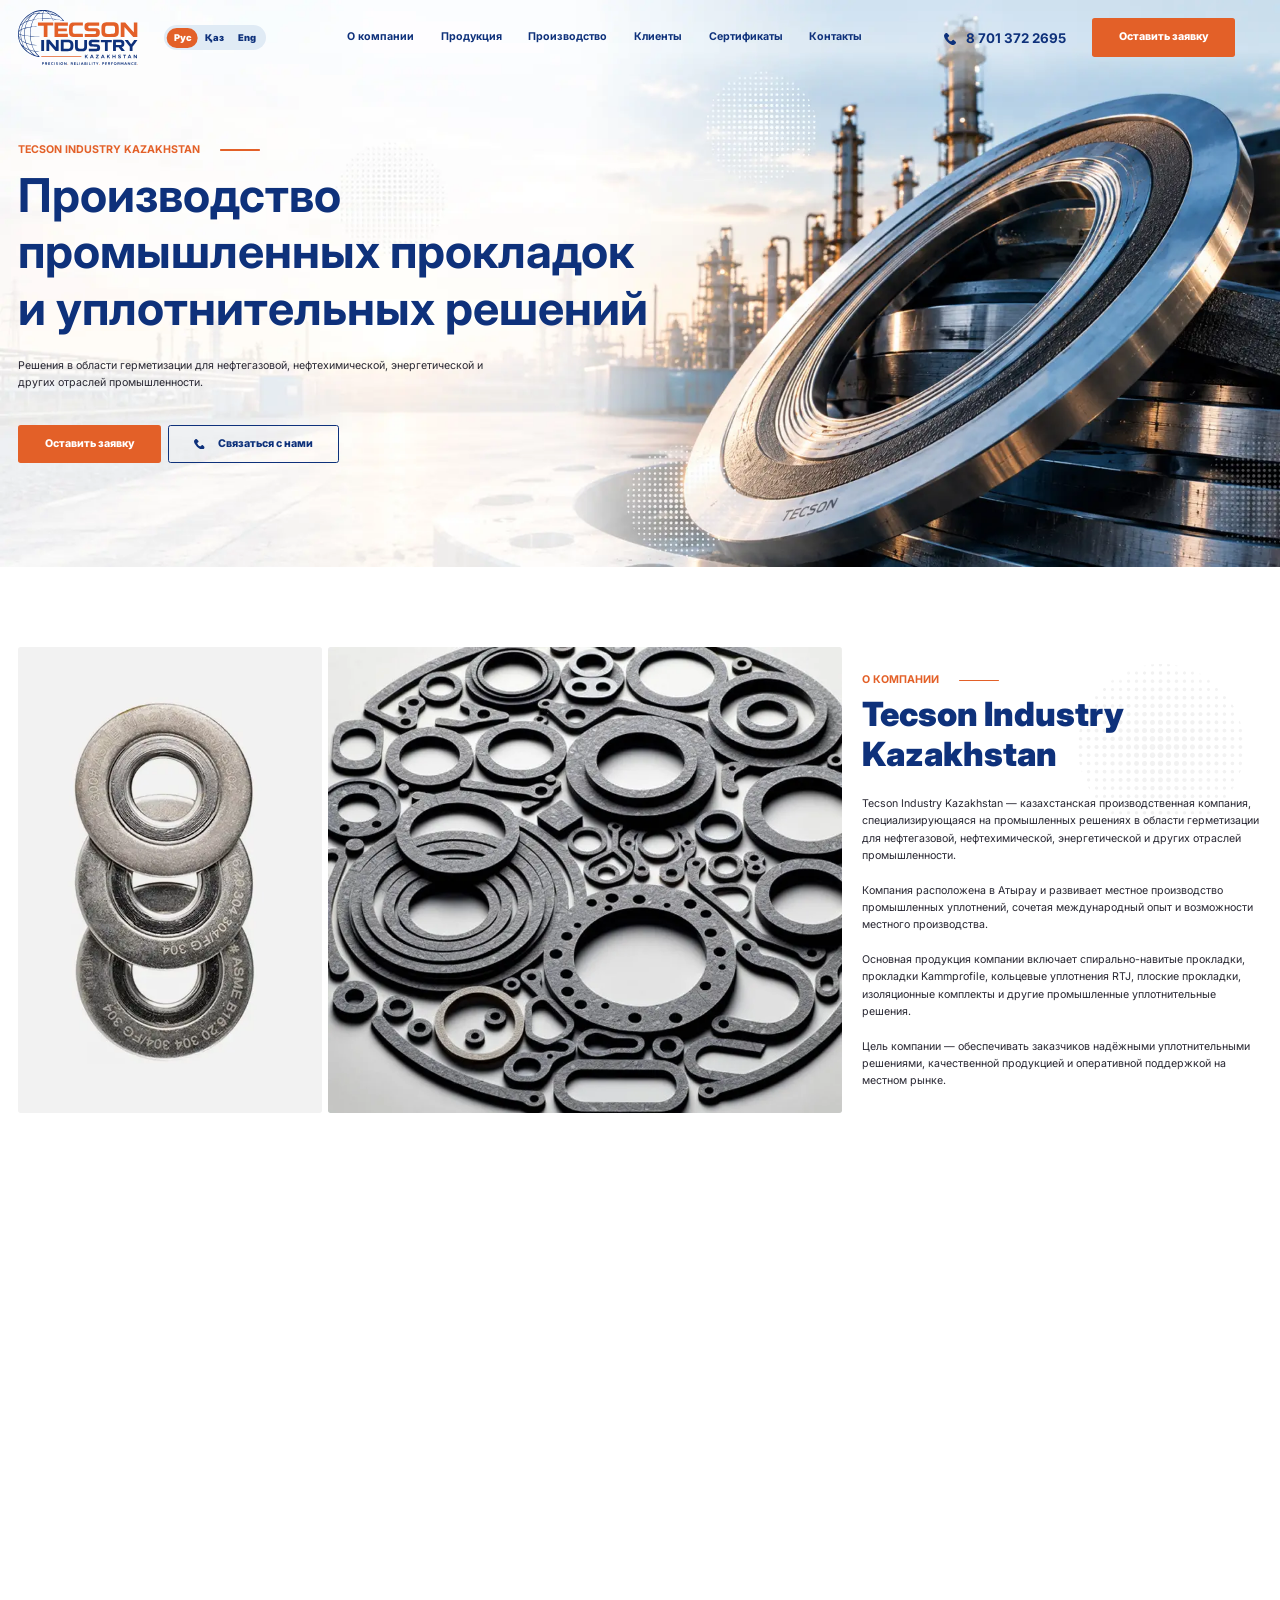
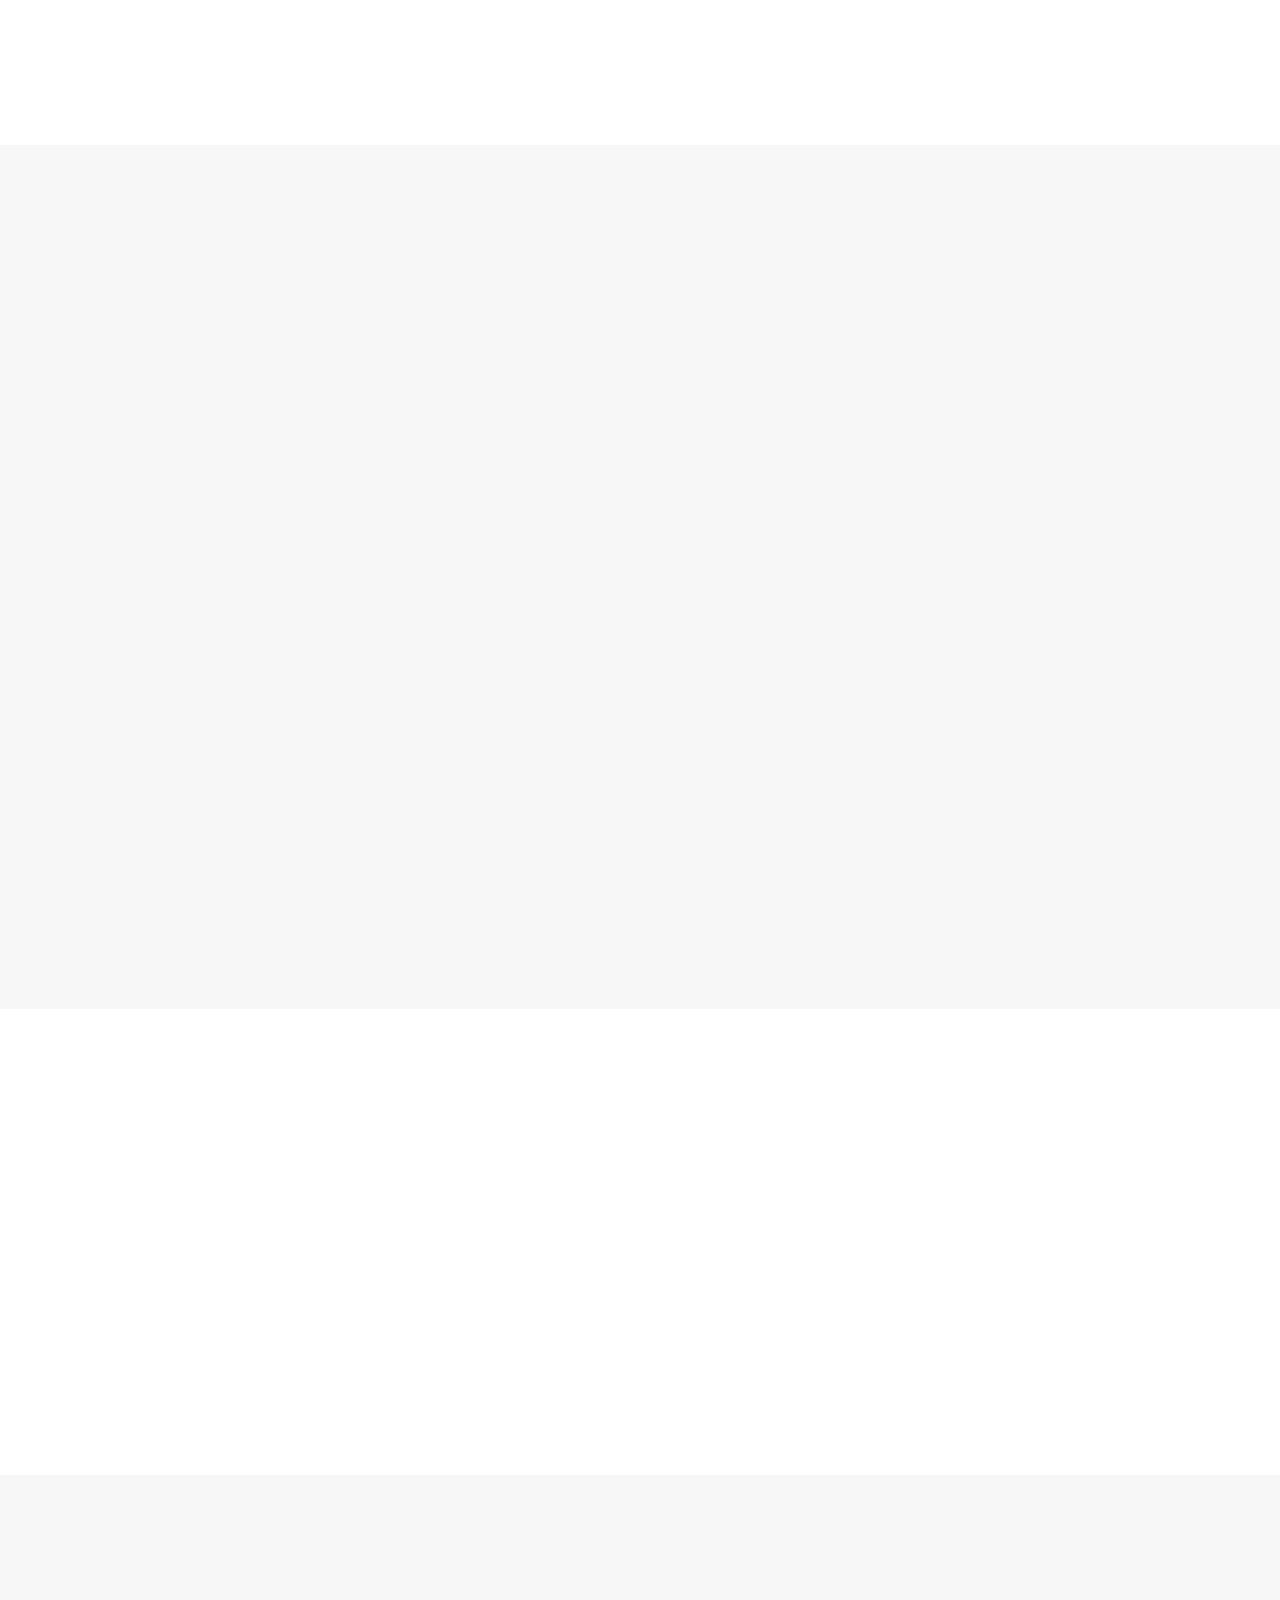
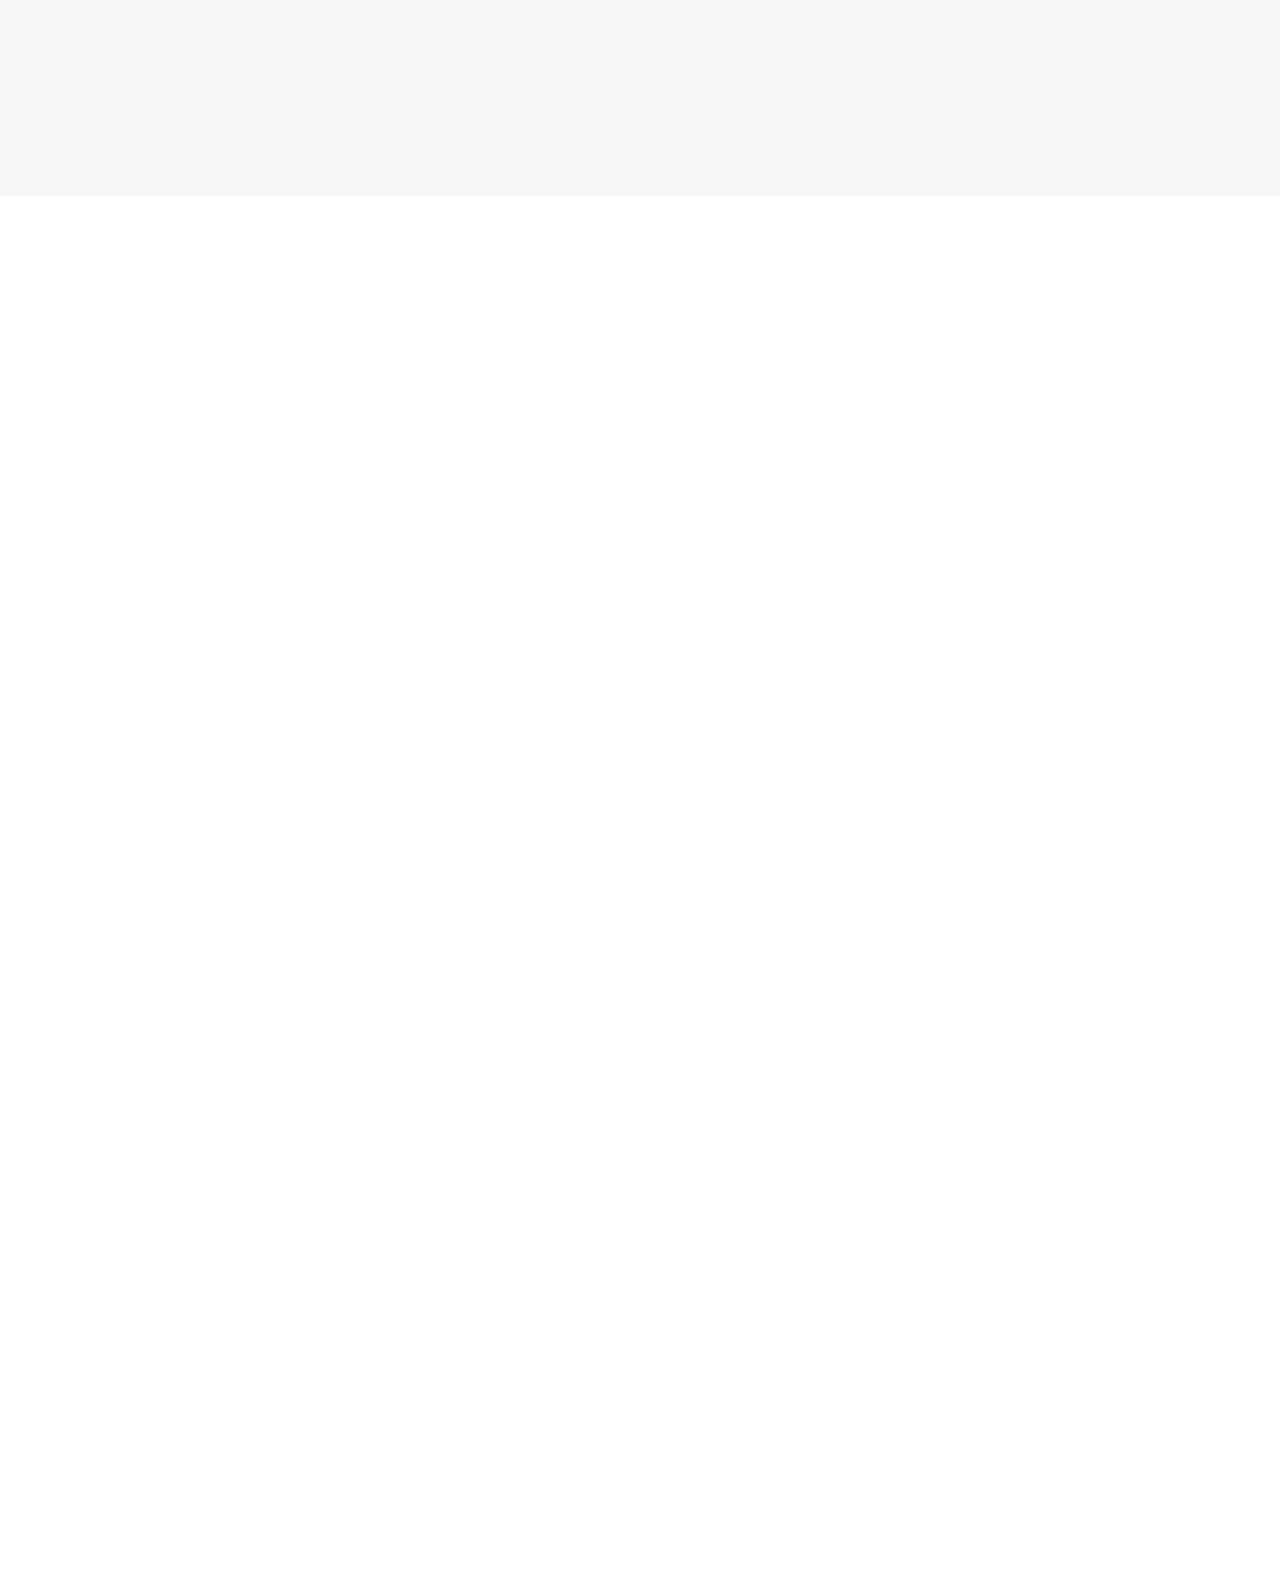
<file: index.html>
<!DOCTYPE html>
<html lang="en">

<head>
    <meta charset="UTF-8">
    <meta http-equiv="X-UA-Compatible" content="IE=edge">
    <meta name="viewport" content="width=device-width, initial-scale=1.0">
    <title>Home</title>
    <link rel="stylesheet" href="css/swiper.css">
    <link rel="stylesheet" href="css/aos.css">
    <link rel="stylesheet" href="css/fancybox.css">
    <link rel="stylesheet" href="css/style.min.css">

    <link rel="preconnect" href="https://fonts.googleapis.com">
    <link rel="preconnect" href="https://fonts.gstatic.com" crossorigin>
    <link
        href="https://fonts.googleapis.com/css2?family=Inter:ital,opsz,wght@0,14..32,100..900;1,14..32,100..900&display=swap"
        rel="stylesheet">
</head>

<body>

    <header class="header">
        <div class="container">
            <div class="header__inner">
                <a class="header__logo logo" href="#">
                    <img src="images/logo.svg" alt="logo" data-aos="fade">
                </a>
                <div class="header__wrapper">
                    <div class="header__langs langs" data-aos="fade">
                        <ul class="langs__list">
                            <li class="langs__item langs__item--active">
                                Рус
                            </li>
                            <li class="langs__item">
                                <a class="langs__link" href="#">
                                    Қаз
                                </a>
                            </li>
                            <li class="langs__item">
                                <a class="langs__link" href="#">
                                    Eng
                                </a>
                            </li>
                        </ul>
                    </div>
                    <nav class="header__menu menu" data-aos="fade">
                        <ul class="menu__list">
                            <li class="menu__item">
                                <a class="menu__link" href="#">
                                    О компании
                                </a>
                            </li>
                            <li class="menu__item">
                                <a class="menu__link" href="#">
                                    Продукция
                                </a>
                            </li>
                            <li class="menu__item">
                                <a class="menu__link" href="#">
                                    Производство
                                </a>
                            </li>
                            <li class="menu__item">
                                <a class="menu__link" href="#">
                                    Клиенты
                                </a>
                            </li>
                            <li class="menu__item">
                                <a class="menu__link" href="#">
                                    Сертификаты
                                </a>
                            </li>
                            <li class="menu__item">
                                <a class="menu__link" href="#">
                                    Контакты
                                </a>
                            </li>
                        </ul>
                    </nav>
                    <div class="header__box" data-aos="fade">
                        <a class="header__phone header-phone" href="#">
                            <div class="header-phone__icon">
                                <svg width="18" height="18" viewBox="0 0 18 18" fill="none"
                                    xmlns="http://www.w3.org/2000/svg">
                                    <g clip-path="url(#clip0_5988_213742)">
                                        <path
                                            d="M17.51 13.2102L14.998 10.6982C14.1009 9.80111 12.5758 10.16 12.2169 11.3262C11.9478 12.1337 11.0507 12.5822 10.2433 12.4028C8.44901 11.9542 6.02677 9.62168 5.57821 7.73772C5.30907 6.93027 5.84734 6.03314 6.65476 5.76404C7.82102 5.40519 8.17987 3.88007 7.28275 2.98295L4.77079 0.470991C4.05309 -0.156997 2.97654 -0.156997 2.34855 0.470991L0.644012 2.17553C-1.06053 3.96978 0.823438 8.72455 5.03993 12.941C9.25642 17.1575 14.0112 19.1313 15.8054 17.337L17.51 15.6324C18.138 14.9147 18.138 13.8382 17.51 13.2102Z"
                                            fill="#0E317B" />
                                    </g>
                                    <defs>
                                        <clipPath id="clip0_5988_213742">
                                            <rect width="18" height="18" fill="white" />
                                        </clipPath>
                                    </defs>
                                </svg>
                            </div>
                            <span>
                                8 701 372 2695
                            </span>
                        </a>
                        <a class="header__link btn btn--orange" href="#">
                            Оставить заявку
                        </a>
                    </div>
                </div>
                <div class="header__burger">
                    <span></span>
                    <span></span>
                    <span></span>
                </div>
            </div>
        </div>
    </header>

    <div class="big-wrapper">
        <div class="wrapper">
            <main class="main">
                <section class="main__heading heading">
                    <div class="container">
                        <picture class="heading__bg">
                            <img src="images/heading-bg.jpg" alt="bg">
                        </picture>
                        <div class="heading__body">
                            <div class="heading__titling titling" data-aos="fade-right">
                                <div class="titling__suptext">
                                    Tecson Industry Kazakhstan
                                </div>
                                <h1 class="titling__title">
                                    Производство <br>
                                    промышленных прокладок и уплотнительных решений
                                </h1>
                                <p class="titling__text">
                                    Решения в области герметизации для нефтегазовой, нефтехимической, энергетической и
                                    других отраслей промышленности.
                                </p>
                            </div>
                            <div class="heading__links" data-aos="fade-right" data-aos-delay="250">
                                <a class="heading__link btn btn--orange" href="#">
                                    <span>
                                        Оставить заявку
                                    </span>
                                </a>
                                <a class="heading__link btn btn--blue" href="#">
                                    <svg width="16" height="16" viewBox="0 0 16 16" fill="none"
                                        xmlns="http://www.w3.org/2000/svg">
                                        <g clip-path="url(#clip0_5988_172949)">
                                            <path
                                                d="M15.5653 11.7424L13.3325 9.50954C12.535 8.71209 11.1794 9.0311 10.8604 10.0678C10.6211 10.7855 9.82369 11.1842 9.10599 11.0247C7.5111 10.626 5.358 8.5526 4.95927 6.87797C4.72004 6.16024 5.19851 5.36279 5.91621 5.12359C6.95289 4.80461 7.27187 3.44895 6.47442 2.65151L4.24157 0.418659C3.60362 -0.139553 2.64668 -0.139553 2.08847 0.418659L0.573324 1.93381C-0.941823 3.5287 0.732813 7.75516 4.48081 11.5032C8.2288 15.2511 12.4553 17.0056 14.0502 15.4106L15.5653 13.8955C16.1235 13.2575 16.1235 12.3006 15.5653 11.7424Z"
                                                fill="#0E317B" />
                                        </g>
                                        <defs>
                                            <clipPath id="clip0_5988_172949">
                                                <rect width="16" height="16" fill="white" />
                                            </clipPath>
                                        </defs>
                                    </svg>
                                    <span>
                                        Связаться с нами
                                    </span>
                                </a>
                            </div>
                        </div>
                    </div>
                </section>
                <section class="main__about about">
                    <div class="container">
                        <div class="about__inner">
                            <div class="about__images" data-aos="zoom-in">
                                <picture class="about__img">
                                    <img src="images/about-img-1.jpg" alt="img">
                                </picture>
                                <picture class="about__img">
                                    <img src="images/about-img-2.jpg" alt="img">
                                </picture>
                            </div>
                            <div class="about__body">
                                <div class="about__titling titling" data-aos="fade-right">
                                    <picture class="titling__decor">
                                        <img src="images/decor.png" alt="decor">
                                    </picture>
                                    <div class="titling__suptext">
                                        О компании
                                    </div>
                                    <h2 class="titling__title">
                                        Tecson Industry Kazakhstan
                                    </h2>
                                    <div class="about__images">
                                        <picture class="about__img">
                                            <img src="images/about-img-1.jpg" alt="img">
                                        </picture>
                                        <picture class="about__img">
                                            <img src="images/about-img-2.jpg" alt="img">
                                        </picture>
                                    </div>
                                    <p class="titling__text">
                                        Tecson Industry Kazakhstan — казахстанская производственная компания,
                                        специализирующаяся на промышленных решениях в области герметизации для
                                        нефтегазовой,
                                        нефтехимической, энергетической и других отраслей промышленности.
                                        <br> <br>
                                        Компания расположена в Атырау и развивает местное производство промышленных
                                        уплотнений, сочетая международный опыт и возможности местного производства.
                                        <br> <br>
                                        Основная продукция компании включает спирально-навитые прокладки, прокладки
                                        Kammprofile, кольцевые уплотнения RTJ, плоские прокладки, изоляционные комплекты
                                        и
                                        другие промышленные уплотнительные решения.
                                        <br> <br>
                                        Цель компании — обеспечивать заказчиков надёжными уплотнительными решениями,
                                        качественной продукцией и оперативной поддержкой на местном рынке.
                                    </p>

                                </div>
                            </div>
                        </div>
                    </div>
                </section>
                <section class="main__products products">
                    <div class="container">
                        <div class="products__titling titling titling--centered" data-aos="fade-up">
                            <picture class="titling__decor">
                                <img src="images/decor.png" alt="decor">
                            </picture>
                            <div class="titling__suptext">
                                Продукция
                            </div>
                            <h2 class="titling__title">
                                Наши изделия
                            </h2>
                        </div>
                        <div class="products__inner">
                            <div class="products__swiper swiper" data-aos="fade-up">
                                <div class="swiper-wrapper">
                                    <div class="swiper-slide">
                                        <a class="products__product product" href="#">
                                            <picture class="product__img">
                                                <img src="images/product-img-1.png" alt="img">
                                            </picture>
                                            <div class="product__body">
                                                <div class="product__titling">
                                                    <h5 class="product__title">
                                                        Спирально-навитые прокладки
                                                    </h5>
                                                    <div class="product__subtext">
                                                        Spiral Wound Gaskets
                                                    </div>
                                                </div>
                                                <p class="product__text">
                                                    Tecson Industry Kazakhstan — казахстанская производственная
                                                    компания,
                                                    специализирующаяся на промышленных решениях...
                                                </p>
                                                <div class="product__link-arrow link-arrow link-arrow--orange">
                                                    <span>
                                                        Оставить заявку
                                                    </span>
                                                    <svg width="36" height="13" viewBox="0 0 36 13" fill="none"
                                                        xmlns="http://www.w3.org/2000/svg">
                                                        <g clip-path="url(#clip0_5988_214548)">
                                                            <path
                                                                d="M33.3302 5.75984C33.1819 5.75984 33.0335 5.75984 32.8781 5.75984C22.2978 5.75984 11.7104 5.75984 1.13006 5.75984C0.953485 5.75984 0.776911 5.75984 0.600336 5.78804C0.247187 5.84444 -0.00708008 6.15464 -0.00708008 6.50713C-0.00708008 6.84553 0.233061 7.14867 0.572084 7.21212C0.741596 7.24737 0.925233 7.24032 1.10181 7.24032C11.6963 7.24032 22.2907 7.24032 32.8852 7.24032C33.0335 7.24032 33.1819 7.24032 33.4149 7.24032C33.2737 7.39542 33.196 7.48707 33.1112 7.57167C31.7834 8.90409 30.4485 10.2295 29.1206 11.5619C29.0218 11.6606 28.9158 11.7593 28.8452 11.8791C28.6545 12.1752 28.711 12.5418 28.9582 12.7815C29.1983 13.0212 29.5797 13.0635 29.8693 12.8802C29.9682 12.8168 30.053 12.7322 30.1377 12.6476C31.9953 10.8005 33.8599 8.93934 35.7245 7.07817C36.0847 6.71863 36.0918 6.28858 35.7316 5.92904C33.8528 4.05377 31.967 2.1785 30.0812 0.303226C29.7563 -0.0210689 29.4102 -0.0845179 29.0995 0.0917293C28.6474 0.352575 28.598 0.909517 29.0006 1.31841C30.2083 2.53804 31.4302 3.74357 32.6451 4.95616C32.8852 5.19585 33.1324 5.4285 33.3796 5.66114C33.3584 5.70344 33.3443 5.73164 33.3302 5.75984Z"
                                                                fill="#E36028" />
                                                        </g>
                                                        <defs>
                                                            <clipPath id="clip0_5988_214548">
                                                                <rect width="36" height="13" fill="white"
                                                                    transform="matrix(1 0 0 -1 0 13)" />
                                                            </clipPath>
                                                        </defs>
                                                    </svg>
                                                </div>
                                            </div>
                                        </a>
                                    </div>
                                    <div class="swiper-slide">
                                        <a class="products__product product" href="#">
                                            <picture class="product__img">
                                                <img src="images/product-img-2.png" alt="img">
                                            </picture>
                                            <div class="product__body">
                                                <div class="product__titling">
                                                    <h5 class="product__title">
                                                        Прокладки Kammprofile
                                                    </h5>
                                                    <div class="product__subtext">
                                                        Kammprofile Gaskets
                                                    </div>
                                                </div>
                                                <p class="product__text">
                                                    Tecson Industry Kazakhstan — казахстанская производственная
                                                    компания,
                                                    специализирующаяся на промышленных решениях...
                                                </p>
                                                <div class="product__link-arrow link-arrow link-arrow--orange">
                                                    <span>
                                                        Оставить заявку
                                                    </span>
                                                    <svg width="36" height="13" viewBox="0 0 36 13" fill="none"
                                                        xmlns="http://www.w3.org/2000/svg">
                                                        <g clip-path="url(#clip0_5988_214548)">
                                                            <path
                                                                d="M33.3302 5.75984C33.1819 5.75984 33.0335 5.75984 32.8781 5.75984C22.2978 5.75984 11.7104 5.75984 1.13006 5.75984C0.953485 5.75984 0.776911 5.75984 0.600336 5.78804C0.247187 5.84444 -0.00708008 6.15464 -0.00708008 6.50713C-0.00708008 6.84553 0.233061 7.14867 0.572084 7.21212C0.741596 7.24737 0.925233 7.24032 1.10181 7.24032C11.6963 7.24032 22.2907 7.24032 32.8852 7.24032C33.0335 7.24032 33.1819 7.24032 33.4149 7.24032C33.2737 7.39542 33.196 7.48707 33.1112 7.57167C31.7834 8.90409 30.4485 10.2295 29.1206 11.5619C29.0218 11.6606 28.9158 11.7593 28.8452 11.8791C28.6545 12.1752 28.711 12.5418 28.9582 12.7815C29.1983 13.0212 29.5797 13.0635 29.8693 12.8802C29.9682 12.8168 30.053 12.7322 30.1377 12.6476C31.9953 10.8005 33.8599 8.93934 35.7245 7.07817C36.0847 6.71863 36.0918 6.28858 35.7316 5.92904C33.8528 4.05377 31.967 2.1785 30.0812 0.303226C29.7563 -0.0210689 29.4102 -0.0845179 29.0995 0.0917293C28.6474 0.352575 28.598 0.909517 29.0006 1.31841C30.2083 2.53804 31.4302 3.74357 32.6451 4.95616C32.8852 5.19585 33.1324 5.4285 33.3796 5.66114C33.3584 5.70344 33.3443 5.73164 33.3302 5.75984Z"
                                                                fill="#E36028" />
                                                        </g>
                                                        <defs>
                                                            <clipPath id="clip0_5988_214548">
                                                                <rect width="36" height="13" fill="white"
                                                                    transform="matrix(1 0 0 -1 0 13)" />
                                                            </clipPath>
                                                        </defs>
                                                    </svg>
                                                </div>
                                            </div>
                                        </a>
                                    </div>
                                    <div class="swiper-slide">
                                        <a class="products__product product" href="#">
                                            <picture class="product__img">
                                                <img src="images/product-img-3.png" alt="img">
                                            </picture>
                                            <div class="product__body">
                                                <div class="product__titling">
                                                    <h5 class="product__title">
                                                        Кольцевые уплотнения RTJ
                                                    </h5>
                                                    <div class="product__subtext">
                                                        Ring Type Joint Gaskets
                                                    </div>
                                                </div>
                                                <p class="product__text">
                                                    Tecson Industry Kazakhstan — казахстанская производственная
                                                    компания,
                                                    специализирующаяся на промышленных решениях...
                                                </p>
                                                <div class="product__link-arrow link-arrow link-arrow--orange">
                                                    <span>
                                                        Оставить заявку
                                                    </span>
                                                    <svg width="36" height="13" viewBox="0 0 36 13" fill="none"
                                                        xmlns="http://www.w3.org/2000/svg">
                                                        <g clip-path="url(#clip0_5988_214548)">
                                                            <path
                                                                d="M33.3302 5.75984C33.1819 5.75984 33.0335 5.75984 32.8781 5.75984C22.2978 5.75984 11.7104 5.75984 1.13006 5.75984C0.953485 5.75984 0.776911 5.75984 0.600336 5.78804C0.247187 5.84444 -0.00708008 6.15464 -0.00708008 6.50713C-0.00708008 6.84553 0.233061 7.14867 0.572084 7.21212C0.741596 7.24737 0.925233 7.24032 1.10181 7.24032C11.6963 7.24032 22.2907 7.24032 32.8852 7.24032C33.0335 7.24032 33.1819 7.24032 33.4149 7.24032C33.2737 7.39542 33.196 7.48707 33.1112 7.57167C31.7834 8.90409 30.4485 10.2295 29.1206 11.5619C29.0218 11.6606 28.9158 11.7593 28.8452 11.8791C28.6545 12.1752 28.711 12.5418 28.9582 12.7815C29.1983 13.0212 29.5797 13.0635 29.8693 12.8802C29.9682 12.8168 30.053 12.7322 30.1377 12.6476C31.9953 10.8005 33.8599 8.93934 35.7245 7.07817C36.0847 6.71863 36.0918 6.28858 35.7316 5.92904C33.8528 4.05377 31.967 2.1785 30.0812 0.303226C29.7563 -0.0210689 29.4102 -0.0845179 29.0995 0.0917293C28.6474 0.352575 28.598 0.909517 29.0006 1.31841C30.2083 2.53804 31.4302 3.74357 32.6451 4.95616C32.8852 5.19585 33.1324 5.4285 33.3796 5.66114C33.3584 5.70344 33.3443 5.73164 33.3302 5.75984Z"
                                                                fill="#E36028" />
                                                        </g>
                                                        <defs>
                                                            <clipPath id="clip0_5988_214548">
                                                                <rect width="36" height="13" fill="white"
                                                                    transform="matrix(1 0 0 -1 0 13)" />
                                                            </clipPath>
                                                        </defs>
                                                    </svg>
                                                </div>
                                            </div>
                                        </a>
                                    </div>
                                    <div class="swiper-slide">
                                        <a class="products__product product" href="#">
                                            <picture class="product__img">
                                                <img src="images/product-img-4.png" alt="img">
                                            </picture>
                                            <div class="product__body">
                                                <div class="product__titling">
                                                    <h5 class="product__title">
                                                        Плоские прокладки
                                                    </h5>
                                                    <div class="product__subtext">
                                                        Flat Gaskets
                                                    </div>
                                                </div>
                                                <p class="product__text">
                                                    Tecson Industry Kazakhstan — казахстанская производственная
                                                    компания,
                                                    специализирующаяся на промышленных решениях...
                                                </p>
                                                <div class="product__link-arrow link-arrow link-arrow--orange">
                                                    <span>
                                                        Оставить заявку
                                                    </span>
                                                    <svg width="36" height="13" viewBox="0 0 36 13" fill="none"
                                                        xmlns="http://www.w3.org/2000/svg">
                                                        <g clip-path="url(#clip0_5988_214548)">
                                                            <path
                                                                d="M33.3302 5.75984C33.1819 5.75984 33.0335 5.75984 32.8781 5.75984C22.2978 5.75984 11.7104 5.75984 1.13006 5.75984C0.953485 5.75984 0.776911 5.75984 0.600336 5.78804C0.247187 5.84444 -0.00708008 6.15464 -0.00708008 6.50713C-0.00708008 6.84553 0.233061 7.14867 0.572084 7.21212C0.741596 7.24737 0.925233 7.24032 1.10181 7.24032C11.6963 7.24032 22.2907 7.24032 32.8852 7.24032C33.0335 7.24032 33.1819 7.24032 33.4149 7.24032C33.2737 7.39542 33.196 7.48707 33.1112 7.57167C31.7834 8.90409 30.4485 10.2295 29.1206 11.5619C29.0218 11.6606 28.9158 11.7593 28.8452 11.8791C28.6545 12.1752 28.711 12.5418 28.9582 12.7815C29.1983 13.0212 29.5797 13.0635 29.8693 12.8802C29.9682 12.8168 30.053 12.7322 30.1377 12.6476C31.9953 10.8005 33.8599 8.93934 35.7245 7.07817C36.0847 6.71863 36.0918 6.28858 35.7316 5.92904C33.8528 4.05377 31.967 2.1785 30.0812 0.303226C29.7563 -0.0210689 29.4102 -0.0845179 29.0995 0.0917293C28.6474 0.352575 28.598 0.909517 29.0006 1.31841C30.2083 2.53804 31.4302 3.74357 32.6451 4.95616C32.8852 5.19585 33.1324 5.4285 33.3796 5.66114C33.3584 5.70344 33.3443 5.73164 33.3302 5.75984Z"
                                                                fill="#E36028" />
                                                        </g>
                                                        <defs>
                                                            <clipPath id="clip0_5988_214548">
                                                                <rect width="36" height="13" fill="white"
                                                                    transform="matrix(1 0 0 -1 0 13)" />
                                                            </clipPath>
                                                        </defs>
                                                    </svg>
                                                </div>
                                            </div>
                                        </a>
                                    </div>
                                    <div class="swiper-slide">
                                        <a class="products__product product" href="#">
                                            <picture class="product__img">
                                                <img src="images/product-img-5.png" alt="img">
                                            </picture>
                                            <div class="product__body">
                                                <div class="product__titling">
                                                    <h5 class="product__title">
                                                        Изоляционные комплекты
                                                    </h5>
                                                    <div class="product__subtext">
                                                        Flange Insulation Kits
                                                    </div>
                                                </div>
                                                <p class="product__text">
                                                    Tecson Industry Kazakhstan — казахстанская производственная
                                                    компания,
                                                    специализирующаяся на промышленных решениях...
                                                </p>
                                                <div class="product__link-arrow link-arrow link-arrow--orange">
                                                    <span>
                                                        Оставить заявку
                                                    </span>
                                                    <svg width="36" height="13" viewBox="0 0 36 13" fill="none"
                                                        xmlns="http://www.w3.org/2000/svg">
                                                        <g clip-path="url(#clip0_5988_214548)">
                                                            <path
                                                                d="M33.3302 5.75984C33.1819 5.75984 33.0335 5.75984 32.8781 5.75984C22.2978 5.75984 11.7104 5.75984 1.13006 5.75984C0.953485 5.75984 0.776911 5.75984 0.600336 5.78804C0.247187 5.84444 -0.00708008 6.15464 -0.00708008 6.50713C-0.00708008 6.84553 0.233061 7.14867 0.572084 7.21212C0.741596 7.24737 0.925233 7.24032 1.10181 7.24032C11.6963 7.24032 22.2907 7.24032 32.8852 7.24032C33.0335 7.24032 33.1819 7.24032 33.4149 7.24032C33.2737 7.39542 33.196 7.48707 33.1112 7.57167C31.7834 8.90409 30.4485 10.2295 29.1206 11.5619C29.0218 11.6606 28.9158 11.7593 28.8452 11.8791C28.6545 12.1752 28.711 12.5418 28.9582 12.7815C29.1983 13.0212 29.5797 13.0635 29.8693 12.8802C29.9682 12.8168 30.053 12.7322 30.1377 12.6476C31.9953 10.8005 33.8599 8.93934 35.7245 7.07817C36.0847 6.71863 36.0918 6.28858 35.7316 5.92904C33.8528 4.05377 31.967 2.1785 30.0812 0.303226C29.7563 -0.0210689 29.4102 -0.0845179 29.0995 0.0917293C28.6474 0.352575 28.598 0.909517 29.0006 1.31841C30.2083 2.53804 31.4302 3.74357 32.6451 4.95616C32.8852 5.19585 33.1324 5.4285 33.3796 5.66114C33.3584 5.70344 33.3443 5.73164 33.3302 5.75984Z"
                                                                fill="#E36028" />
                                                        </g>
                                                        <defs>
                                                            <clipPath id="clip0_5988_214548">
                                                                <rect width="36" height="13" fill="white"
                                                                    transform="matrix(1 0 0 -1 0 13)" />
                                                            </clipPath>
                                                        </defs>
                                                    </svg>
                                                </div>
                                            </div>
                                        </a>
                                    </div>
                                    <div class="swiper-slide">
                                        <a class="products__product product" href="#">
                                            <picture class="product__img">
                                                <img src="images/product-img-6.png" alt="img">
                                            </picture>
                                            <div class="product__body">
                                                <div class="product__titling">
                                                    <h5 class="product__title">
                                                        Другие уплотнительные решения
                                                    </h5>
                                                </div>
                                                <p class="product__text">
                                                    Tecson Industry Kazakhstan — казахстанская производственная
                                                    компания,
                                                    специализирующаяся на промышленных решениях...
                                                </p>
                                                <div class="product__link-arrow link-arrow link-arrow--orange">
                                                    <span>
                                                        Оставить заявку
                                                    </span>
                                                    <svg width="36" height="13" viewBox="0 0 36 13" fill="none"
                                                        xmlns="http://www.w3.org/2000/svg">
                                                        <g clip-path="url(#clip0_5988_214548)">
                                                            <path
                                                                d="M33.3302 5.75984C33.1819 5.75984 33.0335 5.75984 32.8781 5.75984C22.2978 5.75984 11.7104 5.75984 1.13006 5.75984C0.953485 5.75984 0.776911 5.75984 0.600336 5.78804C0.247187 5.84444 -0.00708008 6.15464 -0.00708008 6.50713C-0.00708008 6.84553 0.233061 7.14867 0.572084 7.21212C0.741596 7.24737 0.925233 7.24032 1.10181 7.24032C11.6963 7.24032 22.2907 7.24032 32.8852 7.24032C33.0335 7.24032 33.1819 7.24032 33.4149 7.24032C33.2737 7.39542 33.196 7.48707 33.1112 7.57167C31.7834 8.90409 30.4485 10.2295 29.1206 11.5619C29.0218 11.6606 28.9158 11.7593 28.8452 11.8791C28.6545 12.1752 28.711 12.5418 28.9582 12.7815C29.1983 13.0212 29.5797 13.0635 29.8693 12.8802C29.9682 12.8168 30.053 12.7322 30.1377 12.6476C31.9953 10.8005 33.8599 8.93934 35.7245 7.07817C36.0847 6.71863 36.0918 6.28858 35.7316 5.92904C33.8528 4.05377 31.967 2.1785 30.0812 0.303226C29.7563 -0.0210689 29.4102 -0.0845179 29.0995 0.0917293C28.6474 0.352575 28.598 0.909517 29.0006 1.31841C30.2083 2.53804 31.4302 3.74357 32.6451 4.95616C32.8852 5.19585 33.1324 5.4285 33.3796 5.66114C33.3584 5.70344 33.3443 5.73164 33.3302 5.75984Z"
                                                                fill="#E36028" />
                                                        </g>
                                                        <defs>
                                                            <clipPath id="clip0_5988_214548">
                                                                <rect width="36" height="13" fill="white"
                                                                    transform="matrix(1 0 0 -1 0 13)" />
                                                            </clipPath>
                                                        </defs>
                                                    </svg>
                                                </div>
                                            </div>
                                        </a>
                                    </div>
                                    <div class="swiper-slide">
                                        <a class="products__product product" href="#">
                                            <picture class="product__img">
                                                <img src="images/product-img-1.png" alt="img">
                                            </picture>
                                            <div class="product__body">
                                                <div class="product__titling">
                                                    <h5 class="product__title">
                                                        Спирально-навитые прокладки
                                                    </h5>
                                                    <div class="product__subtext">
                                                        Spiral Wound Gaskets
                                                    </div>
                                                </div>
                                                <p class="product__text">
                                                    Tecson Industry Kazakhstan — казахстанская производственная
                                                    компания,
                                                    специализирующаяся на промышленных решениях...
                                                </p>
                                                <div class="product__link-arrow link-arrow link-arrow--orange">
                                                    <span>
                                                        Оставить заявку
                                                    </span>
                                                    <svg width="36" height="13" viewBox="0 0 36 13" fill="none"
                                                        xmlns="http://www.w3.org/2000/svg">
                                                        <g clip-path="url(#clip0_5988_214548)">
                                                            <path
                                                                d="M33.3302 5.75984C33.1819 5.75984 33.0335 5.75984 32.8781 5.75984C22.2978 5.75984 11.7104 5.75984 1.13006 5.75984C0.953485 5.75984 0.776911 5.75984 0.600336 5.78804C0.247187 5.84444 -0.00708008 6.15464 -0.00708008 6.50713C-0.00708008 6.84553 0.233061 7.14867 0.572084 7.21212C0.741596 7.24737 0.925233 7.24032 1.10181 7.24032C11.6963 7.24032 22.2907 7.24032 32.8852 7.24032C33.0335 7.24032 33.1819 7.24032 33.4149 7.24032C33.2737 7.39542 33.196 7.48707 33.1112 7.57167C31.7834 8.90409 30.4485 10.2295 29.1206 11.5619C29.0218 11.6606 28.9158 11.7593 28.8452 11.8791C28.6545 12.1752 28.711 12.5418 28.9582 12.7815C29.1983 13.0212 29.5797 13.0635 29.8693 12.8802C29.9682 12.8168 30.053 12.7322 30.1377 12.6476C31.9953 10.8005 33.8599 8.93934 35.7245 7.07817C36.0847 6.71863 36.0918 6.28858 35.7316 5.92904C33.8528 4.05377 31.967 2.1785 30.0812 0.303226C29.7563 -0.0210689 29.4102 -0.0845179 29.0995 0.0917293C28.6474 0.352575 28.598 0.909517 29.0006 1.31841C30.2083 2.53804 31.4302 3.74357 32.6451 4.95616C32.8852 5.19585 33.1324 5.4285 33.3796 5.66114C33.3584 5.70344 33.3443 5.73164 33.3302 5.75984Z"
                                                                fill="#E36028" />
                                                        </g>
                                                        <defs>
                                                            <clipPath id="clip0_5988_214548">
                                                                <rect width="36" height="13" fill="white"
                                                                    transform="matrix(1 0 0 -1 0 13)" />
                                                            </clipPath>
                                                        </defs>
                                                    </svg>
                                                </div>
                                            </div>
                                        </a>
                                    </div>
                                    <div class="swiper-slide">
                                        <a class="products__product product" href="#">
                                            <picture class="product__img">
                                                <img src="images/product-img-2.png" alt="img">
                                            </picture>
                                            <div class="product__body">
                                                <div class="product__titling">
                                                    <h5 class="product__title">
                                                        Прокладки Kammprofile
                                                    </h5>
                                                    <div class="product__subtext">
                                                        Kammprofile Gaskets
                                                    </div>
                                                </div>
                                                <p class="product__text">
                                                    Tecson Industry Kazakhstan — казахстанская производственная
                                                    компания,
                                                    специализирующаяся на промышленных решениях...
                                                </p>
                                                <div class="product__link-arrow link-arrow link-arrow--orange">
                                                    <span>
                                                        Оставить заявку
                                                    </span>
                                                    <svg width="36" height="13" viewBox="0 0 36 13" fill="none"
                                                        xmlns="http://www.w3.org/2000/svg">
                                                        <g clip-path="url(#clip0_5988_214548)">
                                                            <path
                                                                d="M33.3302 5.75984C33.1819 5.75984 33.0335 5.75984 32.8781 5.75984C22.2978 5.75984 11.7104 5.75984 1.13006 5.75984C0.953485 5.75984 0.776911 5.75984 0.600336 5.78804C0.247187 5.84444 -0.00708008 6.15464 -0.00708008 6.50713C-0.00708008 6.84553 0.233061 7.14867 0.572084 7.21212C0.741596 7.24737 0.925233 7.24032 1.10181 7.24032C11.6963 7.24032 22.2907 7.24032 32.8852 7.24032C33.0335 7.24032 33.1819 7.24032 33.4149 7.24032C33.2737 7.39542 33.196 7.48707 33.1112 7.57167C31.7834 8.90409 30.4485 10.2295 29.1206 11.5619C29.0218 11.6606 28.9158 11.7593 28.8452 11.8791C28.6545 12.1752 28.711 12.5418 28.9582 12.7815C29.1983 13.0212 29.5797 13.0635 29.8693 12.8802C29.9682 12.8168 30.053 12.7322 30.1377 12.6476C31.9953 10.8005 33.8599 8.93934 35.7245 7.07817C36.0847 6.71863 36.0918 6.28858 35.7316 5.92904C33.8528 4.05377 31.967 2.1785 30.0812 0.303226C29.7563 -0.0210689 29.4102 -0.0845179 29.0995 0.0917293C28.6474 0.352575 28.598 0.909517 29.0006 1.31841C30.2083 2.53804 31.4302 3.74357 32.6451 4.95616C32.8852 5.19585 33.1324 5.4285 33.3796 5.66114C33.3584 5.70344 33.3443 5.73164 33.3302 5.75984Z"
                                                                fill="#E36028" />
                                                        </g>
                                                        <defs>
                                                            <clipPath id="clip0_5988_214548">
                                                                <rect width="36" height="13" fill="white"
                                                                    transform="matrix(1 0 0 -1 0 13)" />
                                                            </clipPath>
                                                        </defs>
                                                    </svg>
                                                </div>
                                            </div>
                                        </a>
                                    </div>
                                    <div class="swiper-slide">
                                        <a class="products__product product" href="#">
                                            <picture class="product__img">
                                                <img src="images/product-img-3.png" alt="img">
                                            </picture>
                                            <div class="product__body">
                                                <div class="product__titling">
                                                    <h5 class="product__title">
                                                        Кольцевые уплотнения RTJ
                                                    </h5>
                                                    <div class="product__subtext">
                                                        Ring Type Joint Gaskets
                                                    </div>
                                                </div>
                                                <p class="product__text">
                                                    Tecson Industry Kazakhstan — казахстанская производственная
                                                    компания,
                                                    специализирующаяся на промышленных решениях...
                                                </p>
                                                <div class="product__link-arrow link-arrow link-arrow--orange">
                                                    <span>
                                                        Оставить заявку
                                                    </span>
                                                    <svg width="36" height="13" viewBox="0 0 36 13" fill="none"
                                                        xmlns="http://www.w3.org/2000/svg">
                                                        <g clip-path="url(#clip0_5988_214548)">
                                                            <path
                                                                d="M33.3302 5.75984C33.1819 5.75984 33.0335 5.75984 32.8781 5.75984C22.2978 5.75984 11.7104 5.75984 1.13006 5.75984C0.953485 5.75984 0.776911 5.75984 0.600336 5.78804C0.247187 5.84444 -0.00708008 6.15464 -0.00708008 6.50713C-0.00708008 6.84553 0.233061 7.14867 0.572084 7.21212C0.741596 7.24737 0.925233 7.24032 1.10181 7.24032C11.6963 7.24032 22.2907 7.24032 32.8852 7.24032C33.0335 7.24032 33.1819 7.24032 33.4149 7.24032C33.2737 7.39542 33.196 7.48707 33.1112 7.57167C31.7834 8.90409 30.4485 10.2295 29.1206 11.5619C29.0218 11.6606 28.9158 11.7593 28.8452 11.8791C28.6545 12.1752 28.711 12.5418 28.9582 12.7815C29.1983 13.0212 29.5797 13.0635 29.8693 12.8802C29.9682 12.8168 30.053 12.7322 30.1377 12.6476C31.9953 10.8005 33.8599 8.93934 35.7245 7.07817C36.0847 6.71863 36.0918 6.28858 35.7316 5.92904C33.8528 4.05377 31.967 2.1785 30.0812 0.303226C29.7563 -0.0210689 29.4102 -0.0845179 29.0995 0.0917293C28.6474 0.352575 28.598 0.909517 29.0006 1.31841C30.2083 2.53804 31.4302 3.74357 32.6451 4.95616C32.8852 5.19585 33.1324 5.4285 33.3796 5.66114C33.3584 5.70344 33.3443 5.73164 33.3302 5.75984Z"
                                                                fill="#E36028" />
                                                        </g>
                                                        <defs>
                                                            <clipPath id="clip0_5988_214548">
                                                                <rect width="36" height="13" fill="white"
                                                                    transform="matrix(1 0 0 -1 0 13)" />
                                                            </clipPath>
                                                        </defs>
                                                    </svg>
                                                </div>
                                            </div>
                                        </a>
                                    </div>
                                    <div class="swiper-slide">
                                        <a class="products__product product" href="#">
                                            <picture class="product__img">
                                                <img src="images/product-img-4.png" alt="img">
                                            </picture>
                                            <div class="product__body">
                                                <div class="product__titling">
                                                    <h5 class="product__title">
                                                        Плоские прокладки
                                                    </h5>
                                                    <div class="product__subtext">
                                                        Flat Gaskets
                                                    </div>
                                                </div>
                                                <p class="product__text">
                                                    Tecson Industry Kazakhstan — казахстанская производственная
                                                    компания,
                                                    специализирующаяся на промышленных решениях...
                                                </p>
                                                <div class="product__link-arrow link-arrow link-arrow--orange">
                                                    <span>
                                                        Оставить заявку
                                                    </span>
                                                    <svg width="36" height="13" viewBox="0 0 36 13" fill="none"
                                                        xmlns="http://www.w3.org/2000/svg">
                                                        <g clip-path="url(#clip0_5988_214548)">
                                                            <path
                                                                d="M33.3302 5.75984C33.1819 5.75984 33.0335 5.75984 32.8781 5.75984C22.2978 5.75984 11.7104 5.75984 1.13006 5.75984C0.953485 5.75984 0.776911 5.75984 0.600336 5.78804C0.247187 5.84444 -0.00708008 6.15464 -0.00708008 6.50713C-0.00708008 6.84553 0.233061 7.14867 0.572084 7.21212C0.741596 7.24737 0.925233 7.24032 1.10181 7.24032C11.6963 7.24032 22.2907 7.24032 32.8852 7.24032C33.0335 7.24032 33.1819 7.24032 33.4149 7.24032C33.2737 7.39542 33.196 7.48707 33.1112 7.57167C31.7834 8.90409 30.4485 10.2295 29.1206 11.5619C29.0218 11.6606 28.9158 11.7593 28.8452 11.8791C28.6545 12.1752 28.711 12.5418 28.9582 12.7815C29.1983 13.0212 29.5797 13.0635 29.8693 12.8802C29.9682 12.8168 30.053 12.7322 30.1377 12.6476C31.9953 10.8005 33.8599 8.93934 35.7245 7.07817C36.0847 6.71863 36.0918 6.28858 35.7316 5.92904C33.8528 4.05377 31.967 2.1785 30.0812 0.303226C29.7563 -0.0210689 29.4102 -0.0845179 29.0995 0.0917293C28.6474 0.352575 28.598 0.909517 29.0006 1.31841C30.2083 2.53804 31.4302 3.74357 32.6451 4.95616C32.8852 5.19585 33.1324 5.4285 33.3796 5.66114C33.3584 5.70344 33.3443 5.73164 33.3302 5.75984Z"
                                                                fill="#E36028" />
                                                        </g>
                                                        <defs>
                                                            <clipPath id="clip0_5988_214548">
                                                                <rect width="36" height="13" fill="white"
                                                                    transform="matrix(1 0 0 -1 0 13)" />
                                                            </clipPath>
                                                        </defs>
                                                    </svg>
                                                </div>
                                            </div>
                                        </a>
                                    </div>
                                    <div class="swiper-slide">
                                        <a class="products__product product" href="#">
                                            <picture class="product__img">
                                                <img src="images/product-img-5.png" alt="img">
                                            </picture>
                                            <div class="product__body">
                                                <div class="product__titling">
                                                    <h5 class="product__title">
                                                        Изоляционные комплекты
                                                    </h5>
                                                    <div class="product__subtext">
                                                        Flange Insulation Kits
                                                    </div>
                                                </div>
                                                <p class="product__text">
                                                    Tecson Industry Kazakhstan — казахстанская производственная
                                                    компания,
                                                    специализирующаяся на промышленных решениях...
                                                </p>
                                                <div class="product__link-arrow link-arrow link-arrow--orange">
                                                    <span>
                                                        Оставить заявку
                                                    </span>
                                                    <svg width="36" height="13" viewBox="0 0 36 13" fill="none"
                                                        xmlns="http://www.w3.org/2000/svg">
                                                        <g clip-path="url(#clip0_5988_214548)">
                                                            <path
                                                                d="M33.3302 5.75984C33.1819 5.75984 33.0335 5.75984 32.8781 5.75984C22.2978 5.75984 11.7104 5.75984 1.13006 5.75984C0.953485 5.75984 0.776911 5.75984 0.600336 5.78804C0.247187 5.84444 -0.00708008 6.15464 -0.00708008 6.50713C-0.00708008 6.84553 0.233061 7.14867 0.572084 7.21212C0.741596 7.24737 0.925233 7.24032 1.10181 7.24032C11.6963 7.24032 22.2907 7.24032 32.8852 7.24032C33.0335 7.24032 33.1819 7.24032 33.4149 7.24032C33.2737 7.39542 33.196 7.48707 33.1112 7.57167C31.7834 8.90409 30.4485 10.2295 29.1206 11.5619C29.0218 11.6606 28.9158 11.7593 28.8452 11.8791C28.6545 12.1752 28.711 12.5418 28.9582 12.7815C29.1983 13.0212 29.5797 13.0635 29.8693 12.8802C29.9682 12.8168 30.053 12.7322 30.1377 12.6476C31.9953 10.8005 33.8599 8.93934 35.7245 7.07817C36.0847 6.71863 36.0918 6.28858 35.7316 5.92904C33.8528 4.05377 31.967 2.1785 30.0812 0.303226C29.7563 -0.0210689 29.4102 -0.0845179 29.0995 0.0917293C28.6474 0.352575 28.598 0.909517 29.0006 1.31841C30.2083 2.53804 31.4302 3.74357 32.6451 4.95616C32.8852 5.19585 33.1324 5.4285 33.3796 5.66114C33.3584 5.70344 33.3443 5.73164 33.3302 5.75984Z"
                                                                fill="#E36028" />
                                                        </g>
                                                        <defs>
                                                            <clipPath id="clip0_5988_214548">
                                                                <rect width="36" height="13" fill="white"
                                                                    transform="matrix(1 0 0 -1 0 13)" />
                                                            </clipPath>
                                                        </defs>
                                                    </svg>
                                                </div>
                                            </div>
                                        </a>
                                    </div>
                                    <div class="swiper-slide">
                                        <a class="products__product product" href="#">
                                            <picture class="product__img">
                                                <img src="images/product-img-6.png" alt="img">
                                            </picture>
                                            <div class="product__body">
                                                <div class="product__titling">
                                                    <h5 class="product__title">
                                                        Другие уплотнительные решения
                                                    </h5>
                                                </div>
                                                <p class="product__text">
                                                    Tecson Industry Kazakhstan — казахстанская производственная
                                                    компания,
                                                    специализирующаяся на промышленных решениях...
                                                </p>
                                                <div class="product__link-arrow link-arrow link-arrow--orange">
                                                    <span>
                                                        Оставить заявку
                                                    </span>
                                                    <svg width="36" height="13" viewBox="0 0 36 13" fill="none"
                                                        xmlns="http://www.w3.org/2000/svg">
                                                        <g clip-path="url(#clip0_5988_214548)">
                                                            <path
                                                                d="M33.3302 5.75984C33.1819 5.75984 33.0335 5.75984 32.8781 5.75984C22.2978 5.75984 11.7104 5.75984 1.13006 5.75984C0.953485 5.75984 0.776911 5.75984 0.600336 5.78804C0.247187 5.84444 -0.00708008 6.15464 -0.00708008 6.50713C-0.00708008 6.84553 0.233061 7.14867 0.572084 7.21212C0.741596 7.24737 0.925233 7.24032 1.10181 7.24032C11.6963 7.24032 22.2907 7.24032 32.8852 7.24032C33.0335 7.24032 33.1819 7.24032 33.4149 7.24032C33.2737 7.39542 33.196 7.48707 33.1112 7.57167C31.7834 8.90409 30.4485 10.2295 29.1206 11.5619C29.0218 11.6606 28.9158 11.7593 28.8452 11.8791C28.6545 12.1752 28.711 12.5418 28.9582 12.7815C29.1983 13.0212 29.5797 13.0635 29.8693 12.8802C29.9682 12.8168 30.053 12.7322 30.1377 12.6476C31.9953 10.8005 33.8599 8.93934 35.7245 7.07817C36.0847 6.71863 36.0918 6.28858 35.7316 5.92904C33.8528 4.05377 31.967 2.1785 30.0812 0.303226C29.7563 -0.0210689 29.4102 -0.0845179 29.0995 0.0917293C28.6474 0.352575 28.598 0.909517 29.0006 1.31841C30.2083 2.53804 31.4302 3.74357 32.6451 4.95616C32.8852 5.19585 33.1324 5.4285 33.3796 5.66114C33.3584 5.70344 33.3443 5.73164 33.3302 5.75984Z"
                                                                fill="#E36028" />
                                                        </g>
                                                        <defs>
                                                            <clipPath id="clip0_5988_214548">
                                                                <rect width="36" height="13" fill="white"
                                                                    transform="matrix(1 0 0 -1 0 13)" />
                                                            </clipPath>
                                                        </defs>
                                                    </svg>
                                                </div>
                                            </div>
                                        </a>
                                    </div>
                                </div>
                            </div>
                        </div>
                    </div>
                </section>
                <section class="main__production production">
                    <div class="container">
                        <div class="production__titling titling" data-aos="fade">
                            <picture class="titling__decor">
                                <img src="images/decor.png" alt="decor">
                            </picture>
                            <div class="titling__wrapper">
                                <div class="titling__suptext">
                                    Производство
                                </div>
                                <h2 class="titling__title">
                                    Местное производство в Атырау
                                </h2>
                            </div>
                            <p class="titling__text">
                                Tecson Industry Kazakhstan развивает производство промышленных прокладок и
                                уплотнений в
                                Атырау. Компания производит решения в соответствии с техническими требованиями и
                                условиями
                                эксплуатации заказчика.
                            </p>
                        </div>
                        <div class="production__items">
                            <a class="production__item production-item" href="#" data-aos="zoom-in">
                                <picture class="production-item__img">
                                    <img src="images/production-img-1.jpg" alt="img">
                                </picture>
                                <div class="production-item__digits">
                                    01 / 05
                                </div>
                                <h5 class="production-item__title">
                                    Спирально-навитые прокладки
                                </h5>
                            </a>
                            <a class="production__item production-item" href="#" data-aos="zoom-in">
                                <picture class="production-item__img">
                                    <img src="images/production-img-2.jpg" alt="img">
                                </picture>
                                <div class="production-item__digits">
                                    02 / 05
                                </div>
                                <h5 class="production-item__title">
                                    Процесс изготовления
                                </h5>
                            </a>
                            <a class="production__item production-item" href="#" data-aos="zoom-in">
                                <picture class="production-item__img">
                                    <img src="images/production-img-3.jpg" alt="img">
                                </picture>
                                <div class="production-item__digits">
                                    03 / 05
                                </div>
                                <h5 class="production-item__title">
                                    Контроль продукции
                                </h5>
                            </a>
                            <a class="production__item production-item" href="#" data-aos="zoom-in">
                                <picture class="production-item__img">
                                    <img src="images/production-img-4.jpg" alt="img">
                                </picture>
                                <div class="production-item__digits">
                                    04 / 05
                                </div>
                                <h5 class="production-item__title">
                                    Готовые изделия
                                </h5>
                            </a>
                            <a class="production__item production-item" href="#" data-aos="zoom-in">
                                <picture class="production-item__img">
                                    <img src="images/production-img-5.jpg" alt="img">
                                </picture>
                                <div class="production-item__digits">
                                    05 / 05
                                </div>
                                <h5 class="production-item__title">
                                    Упаковку продукции
                                </h5>
                            </a>
                        </div>
                    </div>
                </section>
                <section class="main__steps steps">
                    <div class="container">
                        <div class="steps__titling titling titling--centered" data-aos="fade-up">
                            <picture class="titling__decor">
                                <img src="images/decor.png" alt="decor">
                            </picture>
                            <div class="titling__suptext">
                                этапы работы
                            </div>
                            <h2 class="titling__title">
                                Как мы работаем
                            </h2>
                        </div>
                        <div class="steps__items">
                            <div class="steps__item steps-item" data-aos="zoom-in">
                                <div class="steps-item__digit">

                                </div>
                                <picture class="steps-item__img">
                                    <img src="images/steps-img-1.jpg" alt="img">
                                </picture>
                                <div class="steps-item__text">
                                    Получение заявки
                                </div>
                                <div class="steps-item__arrow">
                                    <svg width="36" height="13" viewBox="0 0 36 13" fill="none"
                                        xmlns="http://www.w3.org/2000/svg">
                                        <g clip-path="url(#clip0_5988_144663)">
                                            <path
                                                d="M33.3294 5.75813C33.1811 5.75813 33.0328 5.75813 32.8774 5.75813C22.2971 5.75813 11.7097 5.75813 1.12933 5.75813C0.952753 5.75813 0.776178 5.75813 0.599604 5.78633C0.246455 5.84273 -0.0078125 6.15293 -0.0078125 6.50542C-0.0078125 6.84382 0.232329 7.14696 0.571352 7.21041C0.740863 7.24566 0.924501 7.23861 1.10108 7.23861C11.6955 7.23861 22.29 7.23861 32.8845 7.23861C33.0328 7.23861 33.1811 7.23861 33.4142 7.23861C33.2729 7.39371 33.1952 7.48536 33.1105 7.56996C31.7827 8.90239 30.4477 10.2278 29.1199 11.5602C29.021 11.6589 28.9151 11.7576 28.8445 11.8774C28.6538 12.1735 28.7103 12.5401 28.9575 12.7798C29.1976 13.0195 29.579 13.0618 29.8686 12.8785C29.9675 12.8151 30.0522 12.7305 30.137 12.6459C31.9945 10.7988 33.8592 8.93763 35.7238 7.07646C36.084 6.71692 36.0911 6.28688 35.7309 5.92733C33.8521 4.05206 31.9663 2.17679 30.0805 0.301517C29.7556 -0.0227779 29.4095 -0.0862269 29.0987 0.0900204C28.6467 0.350866 28.5973 0.907808 28.9998 1.3167C30.2076 2.53633 31.4295 3.74187 32.6443 4.95445C32.8845 5.19414 33.1317 5.42679 33.3789 5.65944C33.3577 5.70173 33.3436 5.72993 33.3294 5.75813Z"
                                                fill="#E36028" />
                                        </g>
                                        <defs>
                                            <clipPath id="clip0_5988_144663">
                                                <rect width="36" height="13" fill="white"
                                                    transform="matrix(1 0 0 -1 0 13)" />
                                            </clipPath>
                                        </defs>
                                    </svg>
                                </div>
                            </div>
                            <div class="steps__item steps-item" data-aos="zoom-in">
                                <div class="steps-item__digit">

                                </div>
                                <picture class="steps-item__img">
                                    <img src="images/steps-img-2.jpg" alt="img">
                                </picture>
                                <div class="steps-item__text">
                                    Уточнение параметров изделия
                                </div>
                                <div class="steps-item__arrow">
                                    <svg width="36" height="13" viewBox="0 0 36 13" fill="none"
                                        xmlns="http://www.w3.org/2000/svg">
                                        <g clip-path="url(#clip0_5988_144663)">
                                            <path
                                                d="M33.3294 5.75813C33.1811 5.75813 33.0328 5.75813 32.8774 5.75813C22.2971 5.75813 11.7097 5.75813 1.12933 5.75813C0.952753 5.75813 0.776178 5.75813 0.599604 5.78633C0.246455 5.84273 -0.0078125 6.15293 -0.0078125 6.50542C-0.0078125 6.84382 0.232329 7.14696 0.571352 7.21041C0.740863 7.24566 0.924501 7.23861 1.10108 7.23861C11.6955 7.23861 22.29 7.23861 32.8845 7.23861C33.0328 7.23861 33.1811 7.23861 33.4142 7.23861C33.2729 7.39371 33.1952 7.48536 33.1105 7.56996C31.7827 8.90239 30.4477 10.2278 29.1199 11.5602C29.021 11.6589 28.9151 11.7576 28.8445 11.8774C28.6538 12.1735 28.7103 12.5401 28.9575 12.7798C29.1976 13.0195 29.579 13.0618 29.8686 12.8785C29.9675 12.8151 30.0522 12.7305 30.137 12.6459C31.9945 10.7988 33.8592 8.93763 35.7238 7.07646C36.084 6.71692 36.0911 6.28688 35.7309 5.92733C33.8521 4.05206 31.9663 2.17679 30.0805 0.301517C29.7556 -0.0227779 29.4095 -0.0862269 29.0987 0.0900204C28.6467 0.350866 28.5973 0.907808 28.9998 1.3167C30.2076 2.53633 31.4295 3.74187 32.6443 4.95445C32.8845 5.19414 33.1317 5.42679 33.3789 5.65944C33.3577 5.70173 33.3436 5.72993 33.3294 5.75813Z"
                                                fill="#E36028" />
                                        </g>
                                        <defs>
                                            <clipPath id="clip0_5988_144663">
                                                <rect width="36" height="13" fill="white"
                                                    transform="matrix(1 0 0 -1 0 13)" />
                                            </clipPath>
                                        </defs>
                                    </svg>
                                </div>
                            </div>
                            <div class="steps__item steps-item" data-aos="zoom-in">
                                <div class="steps-item__digit">

                                </div>
                                <picture class="steps-item__img">
                                    <img src="images/steps-img-3.jpg" alt="img">
                                </picture>
                                <div class="steps-item__text">
                                    Подготовка производства
                                </div>
                                <div class="steps-item__arrow">
                                    <svg width="36" height="13" viewBox="0 0 36 13" fill="none"
                                        xmlns="http://www.w3.org/2000/svg">
                                        <g clip-path="url(#clip0_5988_144663)">
                                            <path
                                                d="M33.3294 5.75813C33.1811 5.75813 33.0328 5.75813 32.8774 5.75813C22.2971 5.75813 11.7097 5.75813 1.12933 5.75813C0.952753 5.75813 0.776178 5.75813 0.599604 5.78633C0.246455 5.84273 -0.0078125 6.15293 -0.0078125 6.50542C-0.0078125 6.84382 0.232329 7.14696 0.571352 7.21041C0.740863 7.24566 0.924501 7.23861 1.10108 7.23861C11.6955 7.23861 22.29 7.23861 32.8845 7.23861C33.0328 7.23861 33.1811 7.23861 33.4142 7.23861C33.2729 7.39371 33.1952 7.48536 33.1105 7.56996C31.7827 8.90239 30.4477 10.2278 29.1199 11.5602C29.021 11.6589 28.9151 11.7576 28.8445 11.8774C28.6538 12.1735 28.7103 12.5401 28.9575 12.7798C29.1976 13.0195 29.579 13.0618 29.8686 12.8785C29.9675 12.8151 30.0522 12.7305 30.137 12.6459C31.9945 10.7988 33.8592 8.93763 35.7238 7.07646C36.084 6.71692 36.0911 6.28688 35.7309 5.92733C33.8521 4.05206 31.9663 2.17679 30.0805 0.301517C29.7556 -0.0227779 29.4095 -0.0862269 29.0987 0.0900204C28.6467 0.350866 28.5973 0.907808 28.9998 1.3167C30.2076 2.53633 31.4295 3.74187 32.6443 4.95445C32.8845 5.19414 33.1317 5.42679 33.3789 5.65944C33.3577 5.70173 33.3436 5.72993 33.3294 5.75813Z"
                                                fill="#E36028" />
                                        </g>
                                        <defs>
                                            <clipPath id="clip0_5988_144663">
                                                <rect width="36" height="13" fill="white"
                                                    transform="matrix(1 0 0 -1 0 13)" />
                                            </clipPath>
                                        </defs>
                                    </svg>
                                </div>
                            </div>
                            <div class="steps__item steps-item" data-aos="zoom-in">
                                <div class="steps-item__digit">

                                </div>
                                <picture class="steps-item__img">
                                    <img src="images/steps-img-4.jpg" alt="img">
                                </picture>
                                <div class="steps-item__text">
                                    Изготовление продукции
                                </div>
                                <div class="steps-item__arrow">
                                    <svg width="36" height="13" viewBox="0 0 36 13" fill="none"
                                        xmlns="http://www.w3.org/2000/svg">
                                        <g clip-path="url(#clip0_5988_144663)">
                                            <path
                                                d="M33.3294 5.75813C33.1811 5.75813 33.0328 5.75813 32.8774 5.75813C22.2971 5.75813 11.7097 5.75813 1.12933 5.75813C0.952753 5.75813 0.776178 5.75813 0.599604 5.78633C0.246455 5.84273 -0.0078125 6.15293 -0.0078125 6.50542C-0.0078125 6.84382 0.232329 7.14696 0.571352 7.21041C0.740863 7.24566 0.924501 7.23861 1.10108 7.23861C11.6955 7.23861 22.29 7.23861 32.8845 7.23861C33.0328 7.23861 33.1811 7.23861 33.4142 7.23861C33.2729 7.39371 33.1952 7.48536 33.1105 7.56996C31.7827 8.90239 30.4477 10.2278 29.1199 11.5602C29.021 11.6589 28.9151 11.7576 28.8445 11.8774C28.6538 12.1735 28.7103 12.5401 28.9575 12.7798C29.1976 13.0195 29.579 13.0618 29.8686 12.8785C29.9675 12.8151 30.0522 12.7305 30.137 12.6459C31.9945 10.7988 33.8592 8.93763 35.7238 7.07646C36.084 6.71692 36.0911 6.28688 35.7309 5.92733C33.8521 4.05206 31.9663 2.17679 30.0805 0.301517C29.7556 -0.0227779 29.4095 -0.0862269 29.0987 0.0900204C28.6467 0.350866 28.5973 0.907808 28.9998 1.3167C30.2076 2.53633 31.4295 3.74187 32.6443 4.95445C32.8845 5.19414 33.1317 5.42679 33.3789 5.65944C33.3577 5.70173 33.3436 5.72993 33.3294 5.75813Z"
                                                fill="#E36028" />
                                        </g>
                                        <defs>
                                            <clipPath id="clip0_5988_144663">
                                                <rect width="36" height="13" fill="white"
                                                    transform="matrix(1 0 0 -1 0 13)" />
                                            </clipPath>
                                        </defs>
                                    </svg>
                                </div>
                            </div>
                            <div class="steps__item steps-item" data-aos="zoom-in">
                                <div class="steps-item__digit">

                                </div>
                                <picture class="steps-item__img">
                                    <img src="images/steps-img-5.jpg" alt="img">
                                </picture>
                                <div class="steps-item__text">
                                    Контроль качества
                                </div>
                                <div class="steps-item__arrow">
                                    <svg width="36" height="13" viewBox="0 0 36 13" fill="none"
                                        xmlns="http://www.w3.org/2000/svg">
                                        <g clip-path="url(#clip0_5988_144663)">
                                            <path
                                                d="M33.3294 5.75813C33.1811 5.75813 33.0328 5.75813 32.8774 5.75813C22.2971 5.75813 11.7097 5.75813 1.12933 5.75813C0.952753 5.75813 0.776178 5.75813 0.599604 5.78633C0.246455 5.84273 -0.0078125 6.15293 -0.0078125 6.50542C-0.0078125 6.84382 0.232329 7.14696 0.571352 7.21041C0.740863 7.24566 0.924501 7.23861 1.10108 7.23861C11.6955 7.23861 22.29 7.23861 32.8845 7.23861C33.0328 7.23861 33.1811 7.23861 33.4142 7.23861C33.2729 7.39371 33.1952 7.48536 33.1105 7.56996C31.7827 8.90239 30.4477 10.2278 29.1199 11.5602C29.021 11.6589 28.9151 11.7576 28.8445 11.8774C28.6538 12.1735 28.7103 12.5401 28.9575 12.7798C29.1976 13.0195 29.579 13.0618 29.8686 12.8785C29.9675 12.8151 30.0522 12.7305 30.137 12.6459C31.9945 10.7988 33.8592 8.93763 35.7238 7.07646C36.084 6.71692 36.0911 6.28688 35.7309 5.92733C33.8521 4.05206 31.9663 2.17679 30.0805 0.301517C29.7556 -0.0227779 29.4095 -0.0862269 29.0987 0.0900204C28.6467 0.350866 28.5973 0.907808 28.9998 1.3167C30.2076 2.53633 31.4295 3.74187 32.6443 4.95445C32.8845 5.19414 33.1317 5.42679 33.3789 5.65944C33.3577 5.70173 33.3436 5.72993 33.3294 5.75813Z"
                                                fill="#E36028" />
                                        </g>
                                        <defs>
                                            <clipPath id="clip0_5988_144663">
                                                <rect width="36" height="13" fill="white"
                                                    transform="matrix(1 0 0 -1 0 13)" />
                                            </clipPath>
                                        </defs>
                                    </svg>
                                </div>
                            </div>
                            <div class="steps__item steps-item" data-aos="zoom-in">
                                <div class="steps-item__digit">

                                </div>
                                <picture class="steps-item__img">
                                    <img src="images/steps-img-6.jpg" alt="img">
                                </picture>
                                <div class="steps-item__text">
                                    Передача заказчику
                                </div>
                            </div>
                        </div>
                    </div>
                </section>
                <section class="main__clients clients">
                    <div class="container">
                        <div class="clients__titling titling titling--centered" data-aos="fade-up">
                            <picture class="titling__decor">
                                <img src="images/decor.png" alt="decor">
                            </picture>
                            <div class="titling__suptext">
                                Наши клиенты
                            </div>
                            <h2 class="titling__title">
                                Нам доверяют
                            </h2>
                        </div>
                        <div class="clients__inner">
                            <div class="clients__swiper swiper" data-aos="fade-up">
                                <div class="swiper-wrapper">
                                    <div class="swiper-slide">
                                        <div class="clients__client client">
                                            <picture class="client__img">
                                                <img src="images/client-img-1.png" alt="client">
                                            </picture>
                                        </div>
                                    </div>
                                    <div class="swiper-slide">
                                        <div class="clients__client client">
                                            <picture class="client__img">
                                                <img src="images/client-img-2.png" alt="client">
                                            </picture>
                                        </div>
                                    </div>
                                    <div class="swiper-slide">
                                        <div class="clients__client client">
                                            <picture class="client__img">
                                                <img src="images/client-img-3.png" alt="client">
                                            </picture>
                                        </div>
                                    </div>
                                    <div class="swiper-slide">
                                        <div class="clients__client client">
                                            <picture class="client__img">
                                                <img src="images/client-img-4.png" alt="client">
                                            </picture>
                                        </div>
                                    </div>
                                    <div class="swiper-slide">
                                        <div class="clients__client client">
                                            <picture class="client__img">
                                                <img src="images/client-img-5.png" alt="client">
                                            </picture>
                                        </div>
                                    </div>
                                    <div class="swiper-slide">
                                        <div class="clients__client client">
                                            <picture class="client__img">
                                                <img src="images/client-img-6.png" alt="client">
                                            </picture>
                                        </div>
                                    </div>
                                    <div class="swiper-slide">
                                        <div class="clients__client client">
                                            <picture class="client__img">
                                                <img src="images/client-img-7.png" alt="client">
                                            </picture>
                                        </div>
                                    </div>
                                    <div class="swiper-slide">
                                        <div class="clients__client client">
                                            <picture class="client__img">
                                                <img src="images/client-img-8.png" alt="client">
                                            </picture>
                                        </div>
                                    </div>
                                    <div class="swiper-slide">
                                        <div class="clients__client client">
                                            <picture class="client__img">
                                                <img src="images/client-img-9.png" alt="client">
                                            </picture>
                                        </div>
                                    </div>
                                    <div class="swiper-slide">
                                        <div class="clients__client client">
                                            <picture class="client__img">
                                                <img src="images/client-img-10.png" alt="client">
                                            </picture>
                                        </div>
                                    </div>
                                    <div class="swiper-slide">
                                        <div class="clients__client client">
                                            <picture class="client__img">
                                                <img src="images/client-img-11.png" alt="client">
                                            </picture>
                                        </div>
                                    </div>
                                    <div class="swiper-slide">
                                        <div class="clients__client client">
                                            <picture class="client__img">
                                                <img src="images/client-img-12.png" alt="client">
                                            </picture>
                                        </div>
                                    </div>
                                    <div class="swiper-slide">
                                        <div class="clients__client client">
                                            <picture class="client__img">
                                                <img src="images/client-img-1.png" alt="client">
                                            </picture>
                                        </div>
                                    </div>
                                    <div class="swiper-slide">
                                        <div class="clients__client client">
                                            <picture class="client__img">
                                                <img src="images/client-img-2.png" alt="client">
                                            </picture>
                                        </div>
                                    </div>
                                    <div class="swiper-slide">
                                        <div class="clients__client client">
                                            <picture class="client__img">
                                                <img src="images/client-img-3.png" alt="client">
                                            </picture>
                                        </div>
                                    </div>
                                    <div class="swiper-slide">
                                        <div class="clients__client client">
                                            <picture class="client__img">
                                                <img src="images/client-img-4.png" alt="client">
                                            </picture>
                                        </div>
                                    </div>
                                    <div class="swiper-slide">
                                        <div class="clients__client client">
                                            <picture class="client__img">
                                                <img src="images/client-img-5.png" alt="client">
                                            </picture>
                                        </div>
                                    </div>
                                    <div class="swiper-slide">
                                        <div class="clients__client client">
                                            <picture class="client__img">
                                                <img src="images/client-img-6.png" alt="client">
                                            </picture>
                                        </div>
                                    </div>
                                    <div class="swiper-slide">
                                        <div class="clients__client client">
                                            <picture class="client__img">
                                                <img src="images/client-img-7.png" alt="client">
                                            </picture>
                                        </div>
                                    </div>
                                    <div class="swiper-slide">
                                        <div class="clients__client client">
                                            <picture class="client__img">
                                                <img src="images/client-img-8.png" alt="client">
                                            </picture>
                                        </div>
                                    </div>
                                    <div class="swiper-slide">
                                        <div class="clients__client client">
                                            <picture class="client__img">
                                                <img src="images/client-img-9.png" alt="client">
                                            </picture>
                                        </div>
                                    </div>
                                    <div class="swiper-slide">
                                        <div class="clients__client client">
                                            <picture class="client__img">
                                                <img src="images/client-img-10.png" alt="client">
                                            </picture>
                                        </div>
                                    </div>
                                    <div class="swiper-slide">
                                        <div class="clients__client client">
                                            <picture class="client__img">
                                                <img src="images/client-img-11.png" alt="client">
                                            </picture>
                                        </div>
                                    </div>
                                    <div class="swiper-slide">
                                        <div class="clients__client client">
                                            <picture class="client__img">
                                                <img src="images/client-img-12.png" alt="client">
                                            </picture>
                                        </div>
                                    </div>
                                </div>
                            </div>
                        </div>
                    </div>
                </section>
                <section class="main__certificates certificates">
                    <div class="container">
                        <div class="clients__titling titling titling--centered" data-aos="fade-up">
                            <picture class="titling__decor">
                                <img src="images/decor.png" alt="decor">
                            </picture>
                            <div class="titling__suptext">
                                Сертификаты
                            </div>
                            <h2 class="titling__title">
                                Наши сертификаты
                            </h2>
                        </div>
                        <div class="certificates__swiper swiper" data-aos="fade-up">
                            <div class="swiper-wrapper">
                                <div class="certificates__slide swiper-slide">
                                    <a class="certificates__view" href="images/certificates-img-1.jpg"
                                        data-fancybox="certificates">
                                        <picture class="certificates__img">
                                            <img src="images/certificates-img-1.jpg" alt="img">
                                        </picture>
                                    </a>
                                </div>
                                <div class="certificates__slide swiper-slide">
                                    <a class="certificates__view" href="images/certificates-img-1.jpg"
                                        data-fancybox="certificates">
                                        <picture class="certificates__img">
                                            <img src="images/certificates-img-2.jpg" alt="img">
                                        </picture>
                                    </a>
                                </div>
                                <div class="certificates__slide swiper-slide">
                                    <a class="certificates__view" href="images/certificates-img-1.jpg"
                                        data-fancybox="certificates">
                                        <picture class="certificates__img">
                                            <img src="images/certificates-img-3.jpg" alt="img">
                                        </picture>
                                    </a>
                                </div>
                                <div class="certificates__slide swiper-slide">
                                    <a class="certificates__view" href="images/certificates-img-1.jpg"
                                        data-fancybox="certificates">
                                        <picture class="certificates__img">
                                            <img src="images/certificates-img-4.jpg" alt="img">
                                        </picture>
                                    </a>
                                </div>
                                <div class="certificates__slide swiper-slide">
                                    <a class="certificates__view" href="images/certificates-img-1.jpg"
                                        data-fancybox="certificates">
                                        <picture class="certificates__img">
                                            <img src="images/certificates-img-5.jpg" alt="img">
                                        </picture>
                                    </a>
                                </div>
                                <div class="certificates__slide swiper-slide">
                                    <a class="certificates__view" href="images/certificates-img-1.jpg"
                                        data-fancybox="certificates">
                                        <picture class="certificates__img">
                                            <img src="images/certificates-img-1.jpg" alt="img">
                                        </picture>
                                    </a>
                                </div>
                                <div class="certificates__slide swiper-slide">
                                    <a class="certificates__view" href="images/certificates-img-1.jpg"
                                        data-fancybox="certificates">
                                        <picture class="certificates__img">
                                            <img src="images/certificates-img-2.jpg" alt="img">
                                        </picture>
                                    </a>
                                </div>
                                <div class="certificates__slide swiper-slide">
                                    <a class="certificates__view" href="images/certificates-img-1.jpg"
                                        data-fancybox="certificates">
                                        <picture class="certificates__img">
                                            <img src="images/certificates-img-3.jpg" alt="img">
                                        </picture>
                                    </a>
                                </div>
                                <div class="certificates__slide swiper-slide">
                                    <a class="certificates__view" href="images/certificates-img-1.jpg"
                                        data-fancybox="certificates">
                                        <picture class="certificates__img">
                                            <img src="images/certificates-img-4.jpg" alt="img">
                                        </picture>
                                    </a>
                                </div>
                                <div class="certificates__slide swiper-slide">
                                    <a class="certificates__view" href="images/certificates-img-1.jpg"
                                        data-fancybox="certificates">
                                        <picture class="certificates__img">
                                            <img src="images/certificates-img-5.jpg" alt="img">
                                        </picture>
                                    </a>
                                </div>
                            </div>
                            <div class="certificates__navigation navigation">
                                <div class="navigation__arrow arrow arrow-certificates--prev">
                                    <svg width="24" height="24" viewBox="0 0 24 24" fill="none"
                                        xmlns="http://www.w3.org/2000/svg">
                                        <g clip-path="url(#clip0_5988_214599)">
                                            <g clip-path="url(#clip1_5988_214599)">
                                                <path
                                                    d="M3.83913 10.8854C3.92499 10.8854 4.01494 10.8854 4.1008 10.8854C10.2991 10.8895 16.5015 10.8936 22.6998 10.8977C22.8797 10.8977 23.0718 10.9059 23.2436 10.955C23.726 11.094 24.0408 11.5805 23.9959 12.067C23.9468 12.5781 23.5625 12.9911 23.0596 13.0565C22.9165 13.0728 22.7734 13.0728 22.6303 13.0728C16.4524 13.0688 10.2705 13.0647 4.09262 13.0606C3.99449 13.0606 3.89637 13.0606 3.79824 13.0606C3.79415 13.0769 3.78598 13.0974 3.78189 13.1137C3.83504 13.171 3.88819 13.2282 3.94134 13.2854C5.06979 14.4139 6.19824 15.5383 7.3226 16.6708C7.8623 17.2146 7.76008 17.9873 7.11409 18.3921C6.67661 18.666 6.18598 18.6088 5.79347 18.2163C4.95531 17.3863 4.12533 16.5522 3.29126 15.7182C2.33044 14.7614 1.37371 13.8047 0.412893 12.8439C-0.147243 12.2837 -0.143154 11.6705 0.421071 11.1103C2.18734 9.35223 3.94952 7.59414 5.7117 5.82787C6.06741 5.47216 6.47218 5.32906 6.95463 5.51713C7.69058 5.80742 7.88274 6.70691 7.32669 7.2834C6.66843 7.9662 5.99381 8.62855 5.32329 9.29908C4.86128 9.76109 4.39926 10.2231 3.93725 10.6892C3.89228 10.7342 3.85139 10.7832 3.80642 10.8323C3.82277 10.8487 3.83095 10.8691 3.83913 10.8854Z"
                                                    fill="#E36028" />
                                            </g>
                                        </g>
                                        <defs>
                                            <clipPath id="clip0_5988_214599">
                                                <rect width="24" height="24" fill="white"
                                                    transform="translate(24 1.04907e-06) rotate(90)" />
                                            </clipPath>
                                            <clipPath id="clip1_5988_214599">
                                                <rect width="13.1285" height="24" fill="white"
                                                    transform="translate(24 5.43555) rotate(90)" />
                                            </clipPath>
                                        </defs>
                                    </svg>
                                </div>
                                <div class="navigation__pagination pagination pagination--certificates"></div>
                                <div class="navigation__arrow arrow arrow-certificates--next">
                                    <svg width="24" height="24" viewBox="0 0 24 24" fill="none"
                                        xmlns="http://www.w3.org/2000/svg">
                                        <g clip-path="url(#clip0_5988_214646)">
                                            <g clip-path="url(#clip1_5988_214646)">
                                                <path
                                                    d="M20.1608 10.8854C20.0749 10.8854 19.9849 10.8854 19.8991 10.8854C13.7008 10.8895 7.4984 10.8936 1.3001 10.8977C1.1202 10.8977 0.928041 10.9059 0.75632 10.955C0.273867 11.094 -0.0409538 11.5805 0.00402063 12.067C0.0530837 12.5781 0.437411 12.9911 0.940307 13.0565C1.08341 13.0728 1.22651 13.0728 1.36961 13.0728C7.54746 13.0688 13.7294 13.0647 19.9073 13.0606C20.0054 13.0606 20.1035 13.0606 20.2016 13.0606C20.2057 13.0769 20.2139 13.0974 20.218 13.1137C20.1648 13.171 20.1117 13.2282 20.0585 13.2854C18.9301 14.4139 17.8016 15.5383 16.6773 16.6708C16.1376 17.2146 16.2398 17.9873 16.8858 18.3921C17.3233 18.666 17.8139 18.6088 18.2064 18.2163C19.0446 17.3863 19.8745 16.5522 20.7086 15.7182C21.6694 14.7614 22.6262 13.8047 23.587 12.8439C24.1471 12.2837 24.143 11.6705 23.5788 11.1103C21.8125 9.35223 20.0504 7.59414 18.2882 5.82787C17.9325 5.47216 17.5277 5.32906 17.0452 5.51713C16.3093 5.80742 16.1171 6.70691 16.6732 7.2834C17.3314 7.9662 18.0061 8.62855 18.6766 9.29908C19.1386 9.76109 19.6006 10.2231 20.0626 10.6892C20.1076 10.7342 20.1485 10.7832 20.1935 10.8323C20.1771 10.8487 20.1689 10.8691 20.1608 10.8854Z"
                                                    fill="#E36028" />
                                            </g>
                                        </g>
                                        <defs>
                                            <clipPath id="clip0_5988_214646">
                                                <rect width="24" height="24" fill="white"
                                                    transform="matrix(4.37114e-08 1 1 -4.37114e-08 0 1.04907e-06)" />
                                            </clipPath>
                                            <clipPath id="clip1_5988_214646">
                                                <rect width="13.1285" height="24" fill="white"
                                                    transform="matrix(4.37114e-08 1 1 -4.37114e-08 0 5.43555)" />
                                            </clipPath>
                                        </defs>
                                    </svg>
                                </div>
                            </div>
                        </div>
                    </div>
                </section>
                <div class="main__popup popup popup--application" aria-hidden="true">
                    <div class="popup__wrapper">
                        <div class="popup__inner">
                            <button class="popup__close" type="button" aria-label="Закрыть">
                                <svg viewBox="0 0 20 20" fill="none" aria-hidden="true"
                                    xmlns="http://www.w3.org/2000/svg">
                                    <path d="M2 2L18 18M18 2L2 18" stroke="currentColor" stroke-width="2"
                                        stroke-linecap="round" />
                                </svg>
                            </button>
                            <section class="application">
                                <picture class="application__bg">
                                    <img src="images/application-bg.jpg" alt="bg">
                                </picture>
                                <div class="application__inner">
                                    <div class="application__body">
                                        <div class="application__titling titling titling--white">
                                            <div class="titling__suptext">
                                                Остались вопросы?
                                            </div>
                                            <h2 class="titling__title">
                                                Оставьте заявку
                                            </h2>
                                            <p class="titling__text">
                                                Укажите контактные данные и кратко опишите необходимую продукцию.
                                                Представитель
                                                компании свяжется с вами для уточнения деталей.
                                            </p>
                                        </div>
                                    </div>
                                    <form class="application__form form" action="#" method="post">
                                        <div class="form__inner">
                                            <input class="form__input" type="text" placeholder="Имя">
                                            <input class="form__input" type="tel" placeholder="Номер телефона">
                                            <input class="form__input" type="text" placeholder="Название компании">
                                            <input class="form__input" type="text" placeholder="Комментарий">
                                        </div>
                                        <button class="form__button btn btn--orange" type="submit">Оставить
                                            заявку</button>
                                    </form>
                                </div>
                            </section>
                        </div>
                    </div>
                </div>
                <section class="main__contacts contacts">
                    <div class="container">
                        <div class="contacts__inner">
                            <div class="contacts__body" data-aos="fade-right">
                                <h2 class="contacts__title">
                                    Контакты
                                </h2>
                                <div class="contacts__subtitle">
                                    ТОО «Tecson Industry Kazakhstan»
                                </div>
                                <div class="contacts__connections connections">
                                    <ul class="connections__list">
                                        <li class="connections__item">
                                            <div class="connections__icon">
                                                <svg width="22" height="22" viewBox="0 0 22 22" fill="none"
                                                    xmlns="http://www.w3.org/2000/svg">
                                                    <path
                                                        d="M1 18.7372V4.19176H3.5071L9.34517 14.1989H9.46591V4.19176H12.0014V18.7372H9.52983L3.67045 8.76562H3.54972V18.7372H1ZM13.9474 14.4901V12.8494H20.2259V14.4901H13.9474ZM17.0795 11.6705C16.3646 11.6705 15.7443 11.5166 15.2188 11.2088C14.6979 10.901 14.2955 10.482 14.0114 9.9517C13.7273 9.4214 13.5852 8.82008 13.5852 8.14773V7.52273C13.5852 6.85511 13.7273 6.25616 14.0114 5.72585C14.2955 5.19081 14.6979 4.76941 15.2188 4.46165C15.7396 4.15388 16.3551 4 17.0653 4C17.785 4 18.4029 4.15388 18.919 4.46165C19.4399 4.76941 19.84 5.19081 20.1193 5.72585C20.4034 6.25616 20.5455 6.85511 20.5455 7.52273V8.14773C20.5455 8.81534 20.4058 9.4143 20.1264 9.9446C19.8518 10.4749 19.4541 10.8963 18.9332 11.2088C18.4171 11.5166 17.7992 11.6705 17.0795 11.6705ZM17.0795 9.90909C17.5294 9.90909 17.8774 9.75047 18.1236 9.43324C18.3745 9.11127 18.5 8.68277 18.5 8.14773V7.52273C18.5 6.99242 18.3769 6.57102 18.1307 6.25852C17.8845 5.94602 17.5294 5.78977 17.0653 5.78977C16.6061 5.78977 16.2533 5.94602 16.0071 6.25852C15.7656 6.57102 15.6449 6.99242 15.6449 7.52273V8.14773C15.6449 8.68277 15.768 9.11127 16.0142 9.43324C16.2604 9.75047 16.6155 9.90909 17.0795 9.90909Z"
                                                        fill="#E36028" />
                                                </svg>
                                            </div>
                                            <div class="connections__box">
                                                <div class="connections__suptext">
                                                    БИН:
                                                </div>
                                                <div class="connections__text">
                                                    210640023251
                                                </div>
                                            </div>
                                        </li>
                                        <li class="connections__item">
                                            <div class="connections__icon">
                                                <svg width="22" height="22" viewBox="0 0 22 22" fill="none"
                                                    xmlns="http://www.w3.org/2000/svg">
                                                    <g clip-path="url(#clip0_5988_184459)">
                                                        <path
                                                            d="M10.9721 22.0001C10.1822 21.2918 9.38376 20.6093 8.62395 19.8881C6.98415 18.3342 5.49459 16.6471 4.24542 14.7584C3.38688 13.4577 2.68288 12.0797 2.36522 10.5344C2.05615 9.0405 2.15488 7.56382 2.62707 6.11289C3.15078 4.49884 4.06083 3.14665 5.36151 2.0606C6.6579 0.978841 8.14747 0.309183 9.8259 0.0816704C11.3841 -0.128671 12.8909 0.0644997 14.3418 0.665475C15.7627 1.25357 16.9561 2.15504 17.909 3.36557C18.832 4.53748 19.4286 5.85962 19.6776 7.3363C19.9523 8.95894 19.7892 10.5386 19.1797 12.0711C18.5057 13.7625 17.5012 15.252 16.3637 16.66C14.8097 18.5874 13.0583 20.3217 11.1309 21.8756C11.1008 21.9014 11.0579 21.9314 10.9721 22.0001ZM10.9978 19.7379C11.045 19.7035 11.0794 19.6778 11.1094 19.652C12.2169 18.6561 13.2858 17.6216 14.2645 16.4969C15.5609 15.0073 16.7328 13.4405 17.5184 11.6075C18.2095 9.99347 18.3082 8.3365 17.7545 6.68811C16.8487 4.00089 14.9642 2.36108 12.1654 1.82879C10.766 1.56265 9.40093 1.76011 8.10454 2.34821C6.45186 3.09943 5.2499 4.30996 4.52015 5.96694C3.902 7.37494 3.73888 8.84304 4.08229 10.3498C4.38707 11.6891 5.04386 12.8653 5.79507 13.9943C7.06142 15.883 8.60678 17.5271 10.2595 19.0768C10.5041 19.3 10.7488 19.5146 10.9978 19.7379Z"
                                                            fill="#E36028" />
                                                        <path
                                                            d="M10.9935 12.8822C8.74418 12.8779 6.91979 11.045 6.92408 8.7956C6.92837 6.55053 8.77423 4.71326 11.015 4.72614C13.2601 4.73473 15.0931 6.57629 15.0845 8.81707C15.0759 11.0664 13.2429 12.8908 10.9935 12.8822ZM10.9978 11.1652C12.2985 11.1652 13.3588 10.1092 13.3631 8.81278C13.3631 7.51209 12.3028 6.44751 11.0064 6.44751C9.71003 6.44321 8.64545 7.5078 8.64115 8.80419C8.64115 10.1006 9.69715 11.1609 10.9978 11.1652Z"
                                                            fill="#E36028" />
                                                    </g>
                                                    <defs>
                                                        <clipPath id="clip0_5988_184459">
                                                            <rect width="17.6215" height="22" fill="white"
                                                                transform="translate(2.18921)" />
                                                        </clipPath>
                                                    </defs>
                                                </svg>
                                            </div>
                                            <div class="connections__box">
                                                <div class="connections__suptext">
                                                    Адрес:
                                                </div>
                                                <a class="connections__link" href="#">
                                                    Республика Казахстан, г. Атырау,
                                                    микрорайон Каспий, дом 71А
                                                </a>
                                            </div>
                                        </li>
                                        <li class="connections__item">
                                            <div class="connections__icon">
                                                <svg width="22" height="22" viewBox="0 0 22 22" fill="none"
                                                    xmlns="http://www.w3.org/2000/svg">
                                                    <g clip-path="url(#clip0_5988_184451)">
                                                        <path
                                                            d="M3.57401 11.0002C3.57401 8.28976 3.56921 5.57933 3.57401 2.86891C3.57881 1.43454 4.50947 0.3072 5.91505 0.0385566C6.10214 0.00497618 6.29883 0.000178968 6.48592 0.000178968C9.49377 0.000178968 12.4968 -0.00461824 15.5047 0.000178968C17.2077 0.000178968 18.4214 1.21387 18.4214 2.91688C18.4214 8.30415 18.4214 13.6914 18.4214 19.0787C18.4214 20.7817 17.2077 21.9954 15.5047 21.9954C12.4968 22.0002 9.49377 22.0002 6.48592 21.9954C4.7877 21.9954 3.57401 20.7769 3.56921 19.0787C3.57401 16.3874 3.57401 13.6914 3.57401 11.0002ZM5.11391 10.981C5.11391 13.677 5.11391 16.3683 5.11391 19.0643C5.11391 19.947 5.63681 20.4651 6.5147 20.4651C9.50336 20.4651 12.492 20.4651 15.4855 20.4651C15.6294 20.4651 15.7781 20.4603 15.9124 20.4267C16.5361 20.2732 16.8863 19.7695 16.8863 19.0403C16.8863 14.8427 16.8863 10.6452 16.8863 6.45242C16.8863 5.26272 16.8911 4.06821 16.8863 2.8785C16.8815 2.21649 16.4977 1.6888 15.8932 1.58326C15.5191 1.52089 15.1305 1.55927 14.7467 1.55447C14.6316 1.77035 14.5116 1.98622 14.3965 2.2021C14.3773 2.23568 14.3581 2.27406 14.3389 2.30764C14.1471 2.62425 13.8688 2.81134 13.4946 2.81134C11.8396 2.81614 10.1846 2.81614 8.52953 2.81134C8.13616 2.81134 7.84832 2.61466 7.66123 2.26926C7.56049 2.07737 7.46934 1.88068 7.3686 1.69359C7.33982 1.63603 7.27746 1.55447 7.22948 1.55447C6.82172 1.55927 6.40436 1.53049 6.01579 1.61684C5.44013 1.74636 5.11391 2.26446 5.11391 2.93127C5.11391 5.60812 5.11391 8.29455 5.11391 10.981Z"
                                                            fill="#E36028" />
                                                        <path
                                                            d="M11 18.9254C10.6642 18.9254 10.3284 18.9302 9.99261 18.9254C9.54647 18.9158 9.22026 18.604 9.21066 18.1866C9.20107 17.7549 9.51289 17.4095 9.96862 17.3951C10.6546 17.3807 11.3406 17.3807 12.0266 17.3951C12.4776 17.4047 12.7942 17.7549 12.7846 18.1866C12.775 18.604 12.4488 18.9158 12.0026 18.9254C11.6716 18.935 11.3358 18.9254 11 18.9254Z"
                                                            fill="#E36028" />
                                                    </g>
                                                    <defs>
                                                        <clipPath id="clip0_5988_184451">
                                                            <rect width="14.8522" height="22" fill="white"
                                                                transform="translate(3.57397)" />
                                                        </clipPath>
                                                    </defs>
                                                </svg>
                                            </div>
                                            <div class="connections__box">
                                                <div class="connections__suptext">
                                                    Телефон:
                                                </div>
                                                <a class="connections__link" href="tel:87013722695">
                                                    8 701 372 2695
                                                </a>
                                            </div>
                                        </li>
                                        <li class="connections__item">
                                            <div class="connections__icon">
                                                <svg width="22" height="22" viewBox="0 0 22 22" fill="none"
                                                    xmlns="http://www.w3.org/2000/svg">
                                                    <g clip-path="url(#clip0_5988_213202)">
                                                        <g clip-path="url(#clip1_5988_213202)">
                                                            <path
                                                                d="M10.9975 2.37598C13.1941 2.37598 15.3858 2.37598 17.5823 2.37598C20.1327 2.37598 22.0049 4.24822 22.0049 6.7986C22.0049 9.58485 22.0049 12.3662 22.0049 15.1524C22.0049 17.7028 20.1327 19.5751 17.5823 19.5751C13.1941 19.5751 8.80096 19.5751 4.41273 19.5751C1.86236 19.5751 -0.0098877 17.7028 -0.0098877 15.1524C-0.0098877 12.3465 -0.0098877 9.53571 -0.0098877 6.72489C-0.00497367 4.5922 1.41518 2.86246 3.50855 2.4546C3.79357 2.40055 4.09332 2.38089 4.38816 2.37598C6.59456 2.37598 8.79604 2.37598 10.9975 2.37598ZM10.9975 4.09589C8.80096 4.09589 6.6093 4.09589 4.41273 4.09589C2.81568 4.09589 1.71002 5.20154 1.71002 6.7986C1.71002 9.57994 1.71002 12.3662 1.71002 15.1475C1.71002 16.7397 2.82059 17.8502 4.41273 17.8502C8.80096 17.8502 13.1892 17.8502 17.5774 17.8502C19.1745 17.8502 20.2801 16.7397 20.2801 15.1475C20.2801 12.3662 20.2801 9.57994 20.2801 6.7986C20.2801 5.20645 19.1695 4.09589 17.5774 4.09589C15.3858 4.09589 13.1941 4.09589 10.9975 4.09589Z"
                                                                fill="#E36028" />
                                                            <path
                                                                d="M13.6019 12.219C13.3317 12.4696 13.0958 12.6809 12.8697 12.9069C11.8132 13.9635 10.1818 13.9635 9.13017 12.902C8.90412 12.676 8.66825 12.4647 8.4422 12.2485C8.2309 12.4548 7.99503 12.6711 7.7739 12.8971C6.84023 13.8652 5.91148 14.8332 4.98273 15.8013C4.59452 16.2092 4.06381 16.2485 3.69526 15.8947C3.32671 15.5458 3.35128 15.0101 3.73948 14.6072C4.8648 13.4377 5.98519 12.2681 7.1105 11.0986C7.14982 11.0593 7.18421 11.015 7.23827 10.9561C6.8992 10.6072 6.56505 10.2583 6.23089 9.9143C5.40042 9.05434 4.56504 8.1993 3.73457 7.33935C3.35128 6.94623 3.33162 6.42043 3.68543 6.06662C4.04415 5.70789 4.5847 5.73738 4.9729 6.13541C6.73212 7.9536 8.49626 9.76688 10.2555 11.5851C10.7764 12.1207 11.2285 12.1207 11.7493 11.5802C13.5135 9.76196 15.2727 7.94869 17.0319 6.1305C17.4103 5.73738 17.9361 5.70298 18.2997 6.04696C18.6683 6.39586 18.6535 6.93148 18.2604 7.33443C17.1449 8.48432 16.0245 9.63911 14.9091 10.789C14.8648 10.8332 14.8206 10.8824 14.7616 10.9512C15.1204 11.3246 15.4742 11.6981 15.828 12.0666C16.6437 12.9168 17.4644 13.7669 18.2801 14.617C18.6535 15.0101 18.6634 15.5458 18.2997 15.8898C17.9312 16.2337 17.4054 16.1993 17.0319 15.8062C15.9263 14.6563 14.8206 13.5015 13.715 12.3517C13.6658 12.3123 13.6314 12.2583 13.6019 12.219Z"
                                                                fill="#E36028" />
                                                        </g>
                                                    </g>
                                                    <defs>
                                                        <clipPath id="clip0_5988_213202">
                                                            <rect width="22" height="22" fill="white" />
                                                        </clipPath>
                                                        <clipPath id="clip1_5988_213202">
                                                            <rect width="22.0197" height="17.204" fill="white"
                                                                transform="translate(-0.0098877 2.37598)" />
                                                        </clipPath>
                                                    </defs>
                                                </svg>
                                            </div>
                                            <div class="connections__box">
                                                <div class="connections__suptext">
                                                    Email:
                                                </div>
                                                <a class="connections__link"
                                                    href="mailto:zhangeldy.klushev@tecsonindustry.com">
                                                    zhangeldy.klushev@tecsonindustry.com
                                                </a>
                                            </div>
                                        </li>
                                    </ul>
                                </div>
                                <a class="contacts__link btn btn--orange" href="#">
                                    Оставить заявку
                                </a>
                            </div>
                            <picture class="contacts__map" data-aos="zoom-out">
                                <img src="images/map-img.jpg" alt="img">
                            </picture>
                        </div>
                    </div>
                </section>
            </main>
            <footer class="footer" data-aos="fade">
                <div class="container">
                    <div class="footer__top">
                        <div class="footer__box">
                            <a class="footer__logo logo" href="#">
                                <img src="images/logo-white.svg" alt="logo">
                            </a>
                            <div class="footer__subtext">
                                ТОО «Tecson Industry Kazakhstan»
                            </div>
                        </div>
                        <div class="footer__column">
                            <div class="footer__suptitle">
                                Меню
                            </div>
                            <nav class="footer__nav nav">
                                <ul class="nav__list">
                                    <li class="nav__item">
                                        <a class="nav__link" href="#">
                                            О компании
                                        </a>
                                    </li>
                                    <li class="nav__item">
                                        <a class="nav__link" href="#">
                                            Клиенты
                                        </a>
                                    </li>
                                    <li class="nav__item">
                                        <a class="nav__link" href="#">
                                            Продукция
                                        </a>
                                    </li>
                                    <li class="nav__item">
                                        <a class="nav__link" href="#">
                                            Сертификаты
                                        </a>
                                    </li>
                                    <li class="nav__item">
                                        <a class="nav__link" href="#">
                                            Производство
                                        </a>
                                    </li>
                                    <li class="nav__item">
                                        <a class="nav__link" href="#">
                                            Контакты
                                        </a>
                                    </li>
                                </ul>
                            </nav>
                        </div>
                        <div class="footer__column">
                            <div class="footer__suptitle">
                                Контакты
                            </div>
                            <div class="footer__connections connections connections--additional">
                                <ul class="connections__list">
                                    <li class="connections__item">
                                        <div class="connections__icon">
                                            <svg width="22" height="22" viewBox="0 0 22 22" fill="none"
                                                xmlns="http://www.w3.org/2000/svg">
                                                <path
                                                    d="M1 18.7372V4.19176H3.5071L9.34517 14.1989H9.46591V4.19176H12.0014V18.7372H9.52983L3.67045 8.76562H3.54972V18.7372H1ZM13.9474 14.4901V12.8494H20.2259V14.4901H13.9474ZM17.0795 11.6705C16.3646 11.6705 15.7443 11.5166 15.2188 11.2088C14.6979 10.901 14.2955 10.482 14.0114 9.9517C13.7273 9.4214 13.5852 8.82008 13.5852 8.14773V7.52273C13.5852 6.85511 13.7273 6.25616 14.0114 5.72585C14.2955 5.19081 14.6979 4.76941 15.2188 4.46165C15.7396 4.15388 16.3551 4 17.0653 4C17.785 4 18.4029 4.15388 18.919 4.46165C19.4399 4.76941 19.84 5.19081 20.1193 5.72585C20.4034 6.25616 20.5455 6.85511 20.5455 7.52273V8.14773C20.5455 8.81534 20.4058 9.4143 20.1264 9.9446C19.8518 10.4749 19.4541 10.8963 18.9332 11.2088C18.4171 11.5166 17.7992 11.6705 17.0795 11.6705ZM17.0795 9.90909C17.5294 9.90909 17.8774 9.75047 18.1236 9.43324C18.3745 9.11127 18.5 8.68277 18.5 8.14773V7.52273C18.5 6.99242 18.3769 6.57102 18.1307 6.25852C17.8845 5.94602 17.5294 5.78977 17.0653 5.78977C16.6061 5.78977 16.2533 5.94602 16.0071 6.25852C15.7656 6.57102 15.6449 6.99242 15.6449 7.52273V8.14773C15.6449 8.68277 15.768 9.11127 16.0142 9.43324C16.2604 9.75047 16.6155 9.90909 17.0795 9.90909Z"
                                                    fill="#fff" />
                                            </svg>
                                        </div>
                                        <div class="connections__box">
                                            <div class="connections__suptext">
                                                БИН:
                                            </div>
                                            <div class="connections__text">
                                                210640023251
                                            </div>
                                        </div>
                                    </li>
                                    <li class="connections__item">
                                        <div class="connections__icon">
                                            <svg width="22" height="22" viewBox="0 0 22 22" fill="none"
                                                xmlns="http://www.w3.org/2000/svg">
                                                <g clip-path="url(#clip0_5988_213466)">
                                                    <g clip-path="url(#clip1_5988_213466)">
                                                        <path
                                                            d="M10.9976 2.37598C13.1942 2.37598 15.3859 2.37598 17.5824 2.37598C20.1328 2.37598 22.0051 4.24822 22.0051 6.7986C22.0051 9.58485 22.0051 12.3662 22.0051 15.1524C22.0051 17.7028 20.1328 19.5751 17.5824 19.5751C13.1942 19.5751 8.80108 19.5751 4.41286 19.5751C1.86248 19.5751 -0.00976562 17.7028 -0.00976562 15.1524C-0.00976562 12.3465 -0.00976562 9.53571 -0.00976562 6.72489C-0.0048516 4.5922 1.4153 2.86246 3.50868 2.4546C3.79369 2.40055 4.09344 2.38089 4.38829 2.37598C6.59468 2.37598 8.79617 2.37598 10.9976 2.37598ZM10.9976 4.09589C8.80108 4.09589 6.60943 4.09589 4.41286 4.09589C2.8158 4.09589 1.71014 5.20154 1.71014 6.7986C1.71014 9.57994 1.71014 12.3662 1.71014 15.1475C1.71014 16.7397 2.82071 17.8502 4.41286 17.8502C8.80108 17.8502 13.1893 17.8502 17.5775 17.8502C19.1746 17.8502 20.2802 16.7397 20.2802 15.1475C20.2802 12.3662 20.2802 9.57994 20.2802 6.7986C20.2802 5.20645 19.1697 4.09589 17.5775 4.09589C15.3859 4.09589 13.1942 4.09589 10.9976 4.09589Z"
                                                            fill="white" />
                                                        <path
                                                            d="M13.6021 12.219C13.3318 12.4696 13.0959 12.6809 12.8699 12.9069C11.8133 13.9635 10.1819 13.9635 9.13029 12.902C8.90425 12.676 8.66837 12.4647 8.44233 12.2485C8.23102 12.4548 7.99515 12.6711 7.77402 12.8971C6.84035 13.8652 5.9116 14.8332 4.98285 15.8013C4.59465 16.2092 4.06393 16.2485 3.69538 15.8947C3.32683 15.5458 3.3514 15.0101 3.73961 14.6072C4.86492 13.4377 5.98531 12.2681 7.11063 11.0986C7.14994 11.0593 7.18434 11.015 7.23839 10.9561C6.89932 10.6072 6.56517 10.2583 6.23102 9.9143C5.40055 9.05434 4.56516 8.1993 3.73469 7.33935C3.3514 6.94623 3.33174 6.42043 3.68555 6.06662C4.04427 5.70789 4.58482 5.73738 4.97303 6.13541C6.73225 7.9536 8.49638 9.76688 10.2556 11.5851C10.7765 12.1207 11.2286 12.1207 11.7495 11.5802C13.5136 9.76196 15.2728 7.94869 17.032 6.1305C17.4104 5.73738 17.9362 5.70298 18.2999 6.04696C18.6684 6.39586 18.6537 6.93148 18.2605 7.33443C17.1451 8.48432 16.0247 9.63911 14.9092 10.789C14.865 10.8332 14.8207 10.8824 14.7618 10.9512C15.1205 11.3246 15.4743 11.6981 15.8281 12.0666C16.6438 12.9168 17.4645 13.7669 18.2802 14.617C18.6537 15.0101 18.6635 15.5458 18.2999 15.8898C17.9313 16.2337 17.4055 16.1993 17.032 15.8062C15.9264 14.6563 14.8207 13.5015 13.7151 12.3517C13.6659 12.3123 13.6315 12.2583 13.6021 12.219Z"
                                                            fill="white" />
                                                    </g>
                                                </g>
                                                <defs>
                                                    <clipPath id="clip0_5988_213466">
                                                        <rect width="22" height="22" fill="white" />
                                                    </clipPath>
                                                    <clipPath id="clip1_5988_213466">
                                                        <rect width="22.0197" height="17.204" fill="white"
                                                            transform="translate(-0.00976562 2.37598)" />
                                                    </clipPath>
                                                </defs>
                                            </svg>
                                        </div>
                                        <div class="connections__box">
                                            <div class="connections__suptext">
                                                Email:
                                            </div>
                                            <a class="connections__link" href="#">
                                                zhangeldy.klushev@tecsonindustry.com
                                            </a>
                                        </div>
                                    </li>
                                    <li class="connections__item">
                                        <div class="connections__icon">
                                            <svg width="22" height="22" viewBox="0 0 22 22" fill="none"
                                                xmlns="http://www.w3.org/2000/svg">
                                                <g clip-path="url(#clip0_5988_213376)">
                                                    <path
                                                        d="M3.57389 11.0002C3.57389 8.28976 3.56909 5.57933 3.57389 2.86891C3.57869 1.43454 4.50934 0.3072 5.91493 0.0385566C6.10202 0.00497618 6.2987 0.000178968 6.48579 0.000178968C9.49364 0.000178968 12.4967 -0.00461824 15.5045 0.000178968C17.2076 0.000178968 18.4213 1.21387 18.4213 2.91688C18.4213 8.30415 18.4213 13.6914 18.4213 19.0787C18.4213 20.7817 17.2076 21.9954 15.5045 21.9954C12.4967 22.0002 9.49364 22.0002 6.48579 21.9954C4.78758 21.9954 3.57389 20.7769 3.56909 19.0787C3.57389 16.3874 3.57389 13.6914 3.57389 11.0002ZM5.11379 10.981C5.11379 13.677 5.11379 16.3683 5.11379 19.0643C5.11379 19.947 5.63669 20.4651 6.51458 20.4651C9.50324 20.4651 12.4919 20.4651 15.4854 20.4651C15.6293 20.4651 15.778 20.4603 15.9123 20.4267C16.5359 20.2732 16.8861 19.7695 16.8861 19.0403C16.8861 14.8427 16.8861 10.6452 16.8861 6.45242C16.8861 5.26272 16.8909 4.06821 16.8861 2.8785C16.8813 2.21649 16.4976 1.6888 15.8931 1.58326C15.5189 1.52089 15.1304 1.55927 14.7466 1.55447C14.6315 1.77035 14.5115 1.98622 14.3964 2.2021C14.3772 2.23568 14.358 2.27406 14.3388 2.30764C14.1469 2.62425 13.8687 2.81134 13.4945 2.81134C11.8395 2.81614 10.1844 2.81614 8.52941 2.81134C8.13603 2.81134 7.8482 2.61466 7.66111 2.26926C7.56037 2.07737 7.46922 1.88068 7.36848 1.69359C7.3397 1.63603 7.27733 1.55447 7.22936 1.55447C6.8216 1.55927 6.40424 1.53049 6.01567 1.61684C5.44 1.74636 5.11379 2.26446 5.11379 2.93127C5.11379 5.60812 5.11379 8.29455 5.11379 10.981Z"
                                                        fill="white" />
                                                    <path
                                                        d="M11 18.9254C10.6642 18.9254 10.3284 18.9302 9.99261 18.9254C9.54647 18.9158 9.22026 18.604 9.21066 18.1866C9.20107 17.7549 9.51289 17.4095 9.96862 17.3951C10.6546 17.3807 11.3406 17.3807 12.0266 17.3951C12.4776 17.4047 12.7942 17.7549 12.7846 18.1866C12.775 18.604 12.4488 18.9158 12.0026 18.9254C11.6716 18.935 11.3358 18.9254 11 18.9254Z"
                                                        fill="white" />
                                                </g>
                                                <defs>
                                                    <clipPath id="clip0_5988_213376">
                                                        <rect width="14.8522" height="22" fill="white"
                                                            transform="translate(3.57397)" />
                                                    </clipPath>
                                                </defs>
                                            </svg>
                                        </div>
                                        <div class="connections__box">
                                            <div class="connections__suptext">
                                                Телефон:
                                            </div>
                                            <a class="connections__link" href="tel:87013722695">
                                                8 701 372 2695
                                            </a>
                                        </div>
                                    </li>
                                </ul>
                            </div>
                        </div>
                    </div>
                    <div class="footer__bottom">
                        <p class="footer__copy">
                            © 2026, TOO KTZ LOGISTICS
                        </p>
                        <a class="footer__policy" href="#">
                            Политика конфиденциальности
                        </a>
                        <div class="footer__develoer">
                            <p class="footer__developer-text">
                                Разработка:
                            </p>
                            <div class="footer__developer-logo">
                                <svg width="112" height="30" viewBox="0 0 112 30" fill="none"
                                    xmlns="http://www.w3.org/2000/svg">
                                    <g clip-path="url(#clip0_5605_55528)">
                                        <path d="M98.0195 26.0117L100.181 29.6611H98.0195V26.0117Z" fill="#FFE100" />
                                        <path
                                            d="M111.174 9.06641V21.0302H104.145V23.6555H107.158L103.85 29.2223V29.6648H103.686L100.723 25.1473L103.416 21.0302H100.074L98.0179 24.4141V17.916H95.0469V29.6648H93.4624V26.9004H90.5801V9.06641H111.174Z"
                                            fill="#FFE100" />
                                        <path d="M108.01 27.0192L111.175 21.6758V27.0192H108.01Z" fill="#FFE100" />
                                        <path
                                            d="M23.4381 25.6589V13.9648H19.0723V29.6033H29.0007V25.6589H23.4381V25.6589Z"
                                            fill="white" />
                                        <path
                                            d="M38.2877 13.5703C33.2603 13.5703 29.6699 17.009 29.6699 21.7878C29.6699 26.5665 33.2603 30.001 38.2877 30.001C43.2983 30.001 46.8718 26.5749 46.8718 21.7878C46.8718 16.9921 43.2983 13.5703 38.2877 13.5703ZM38.2877 25.9892C35.9068 25.9892 34.1579 24.2193 34.1579 21.7878C34.1579 19.352 35.9068 17.5779 38.2877 17.5779C40.6645 17.5779 42.388 19.3394 42.388 21.7878C42.388 24.2361 40.6645 25.9892 38.2877 25.9892Z"
                                            fill="white" />
                                        <path
                                            d="M58.8528 13.9648V22.1696L52.8477 13.9648H49.0762V29.6033H53.2565V21.1161L59.4638 29.6033H63.0289V13.9648H58.8528Z"
                                            fill="white" />
                                        <path d="M66.0586 13.9648V29.6033H70.4244V13.9648H66.0586Z" fill="white" />
                                        <path
                                            d="M83.2317 13.9648V22.1696L77.2266 13.9648H73.4551V29.6033H77.6313V21.1161L83.8428 29.6033H87.4079V13.9648H83.2317Z"
                                            fill="white" />
                                        <path
                                            d="M2.58677 5.3609C1.49529 5.1797 0.530248 5.01537 0.530248 4.01242C0.530248 3.1696 1.31411 2.6049 2.51095 2.6049C3.72033 2.6049 4.46201 3.16538 4.52951 4.10933H4.90873C4.84556 2.95468 3.93947 2.23828 2.51516 2.23828C1.10341 2.23828 0.142584 2.9589 0.142584 4.02082C0.142584 5.33561 1.33942 5.54212 2.49829 5.7444C3.60233 5.92982 4.69381 6.13208 4.69381 7.29517C4.69381 8.22227 3.84677 8.82067 2.5699 8.82067C1.30146 8.82067 0.505041 8.24334 0.399691 7.24461H0.0078125C0.113162 8.45827 1.0529 9.19573 2.56146 9.19573C4.07436 9.19573 5.08569 8.43298 5.08569 7.28255C5.08569 5.79496 3.7583 5.55476 2.58677 5.3609Z"
                                            fill="white" />
                                        <path
                                            d="M9.3554 8.68752C8.31032 8.68752 7.71185 8.07225 7.71185 7.01454V2.72881H10.1434V2.37906H7.71185V0.398438H7.31575V2.37906H5.77344V2.72881H7.31575V7.03139C7.31575 8.29983 8.07431 9.0668 9.32166 9.0668H10.1982V8.68752H9.3554Z"
                                            fill="white" />
                                        <path
                                            d="M16.7211 2.36719V6.21042C16.7211 7.80757 15.794 8.80631 14.298 8.80631C12.802 8.80631 11.8707 7.81177 11.8707 6.21042V2.36719H11.4746V6.25677C11.4746 8.04356 12.5702 9.19399 14.298 9.19399C16.0257 9.19399 17.1172 8.04356 17.1172 6.25677V2.36719H16.7211Z"
                                            fill="white" />
                                        <path
                                            d="M25.2832 0V4.05394C24.7311 2.95407 23.627 2.23767 22.2532 2.23767C20.2937 2.23767 18.8398 3.73366 18.8398 5.7185C18.8398 7.6949 20.2937 9.19511 22.2532 9.19511C23.6354 9.19511 24.7438 8.47028 25.2916 7.35779L25.3464 9.06448H25.6793V0H25.2832ZM22.2743 8.80743C20.5424 8.80743 19.2402 7.47576 19.2402 5.71851C19.2402 3.94859 20.5424 2.62536 22.2743 2.62536C24.0231 2.62536 25.3 3.93596 25.3 5.71851C25.3 7.49683 24.0231 8.80743 22.2743 8.80743Z"
                                            fill="white" />
                                        <path
                                            d="M28.1201 2.37008V9.06625H28.5162V2.37008H28.1201ZM28.0273 0.191406V0.88252H28.6089V0.191406H28.0273Z"
                                            fill="white" />
                                        <path
                                            d="M33.8503 2.23828C31.8613 2.23828 30.3652 3.71321 30.3652 5.71911C30.3652 7.70814 31.8613 9.19572 33.8503 9.19572C35.8478 9.19572 37.3353 7.70815 37.3353 5.71911C37.3353 3.72586 35.8477 2.23828 33.8503 2.23828ZM33.8503 8.80804C32.0888 8.80804 30.7656 7.48903 30.7656 5.71912C30.7656 3.93657 32.0804 2.62597 33.8503 2.62597C35.6202 2.62597 36.9308 3.94498 36.9308 5.71912C36.9308 7.48903 35.6202 8.80804 33.8503 8.80804Z"
                                            fill="white" />
                                        <path
                                            d="M8.65456 23.5357C9.62121 23.5357 10.4048 22.7521 10.4048 21.7854C10.4048 20.8188 9.62121 20.0352 8.65456 20.0352C7.68792 20.0352 6.9043 20.8188 6.9043 21.7854C6.9043 22.7521 7.68792 23.5357 8.65456 23.5357Z"
                                            fill="#FFE100" />
                                        <path
                                            d="M12.4897 23.5366V25.7827H8.49479C6.29505 25.7827 4.49564 23.9917 4.49564 21.7878C4.49564 19.5796 6.29506 17.7886 8.49479 17.7886C10.0751 17.7886 11.4404 18.7073 12.0894 20.0347H16.5226C15.7219 16.339 12.4308 13.5703 8.49479 13.5703C3.96044 13.5703 0.277344 17.245 0.277344 21.7878C0.277337 26.3221 3.96044 30.001 8.49479 30.001H16.7122V23.5366H12.4897Z"
                                            fill="white" />
                                    </g>
                                    <defs>
                                        <clipPath id="clip0_5605_55528">
                                            <rect width="111.183" height="30" fill="white" />
                                        </clipPath>
                                    </defs>
                                </svg>
                            </div>
                        </div>
                    </div>
                </div>
            </footer>
        </div>
    </div>

    <script src="js/jquery.js"></script>
    <script src="js/aos.js"></script>
    <script src="js/swiper.js"></script>
    <script src="js/fancybox.js"></script>
    <script src="js/main.min.js"></script>
</body>

</html>
</file>
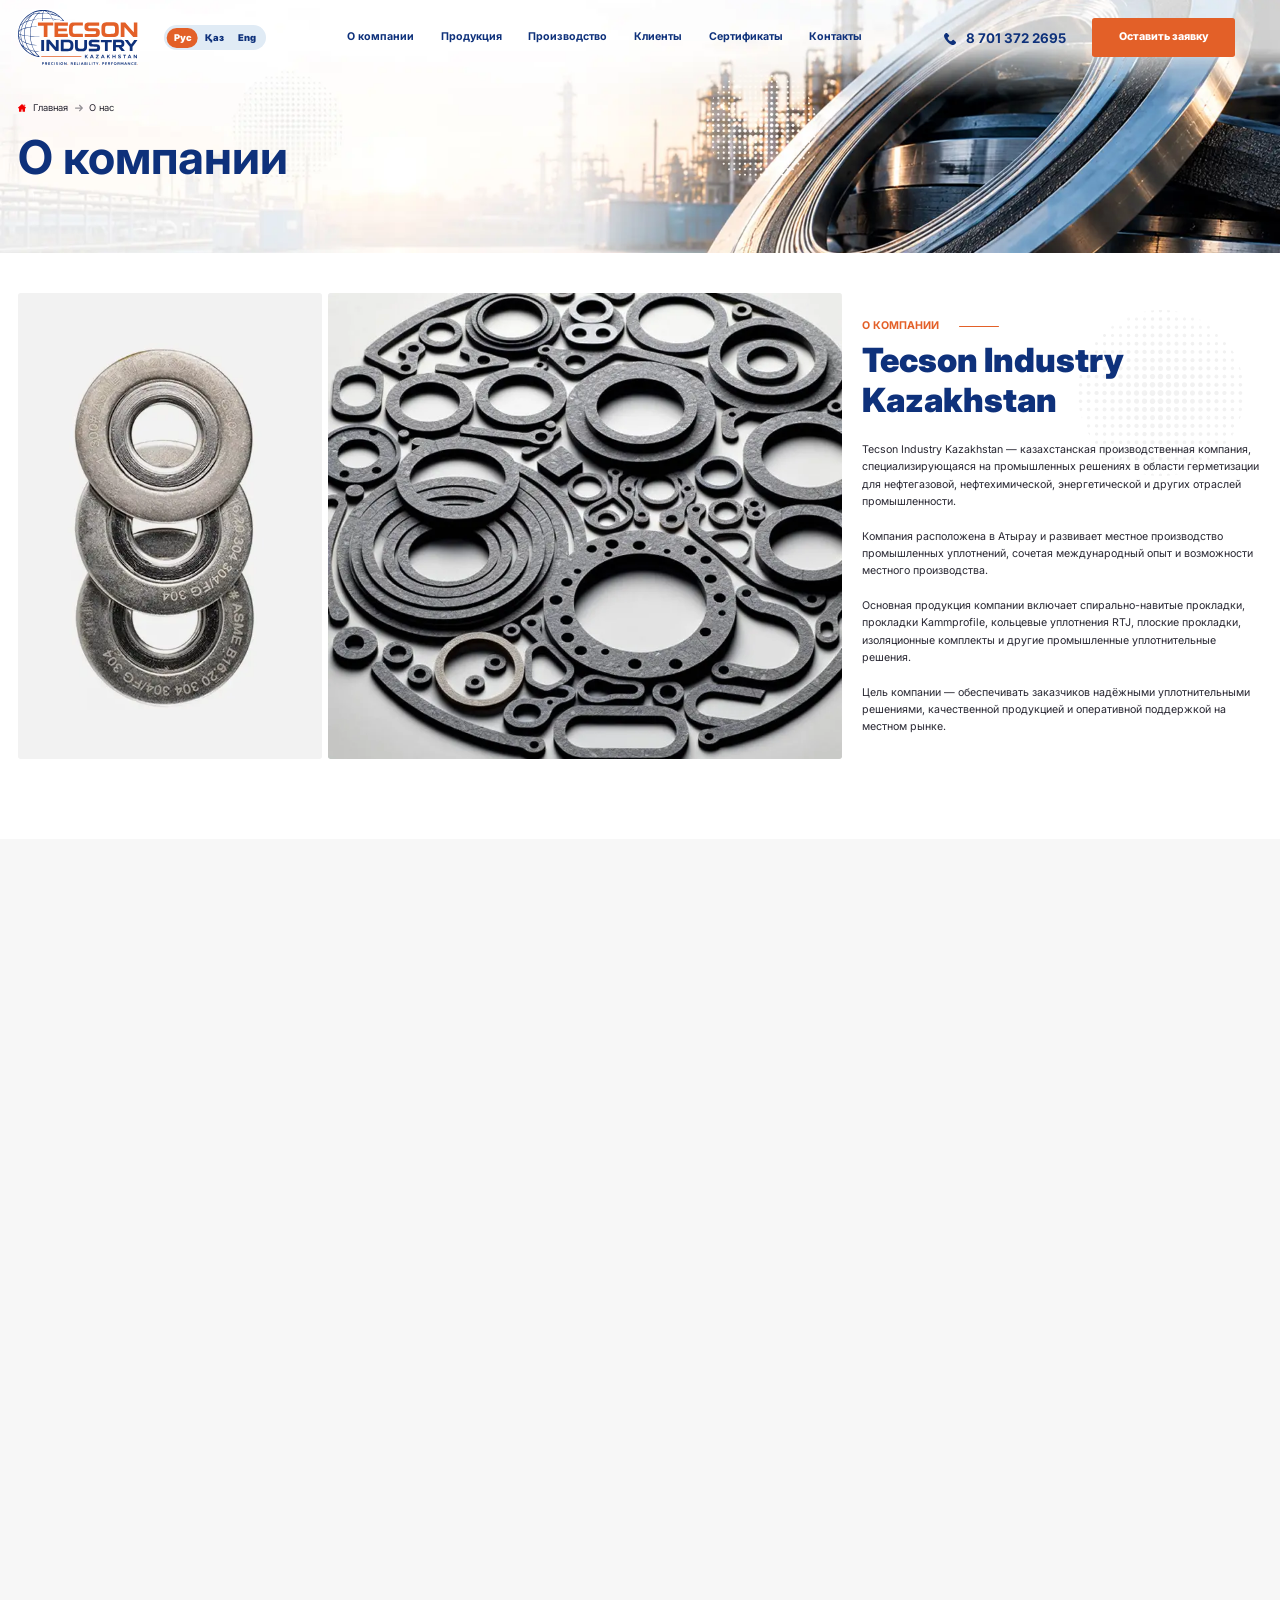
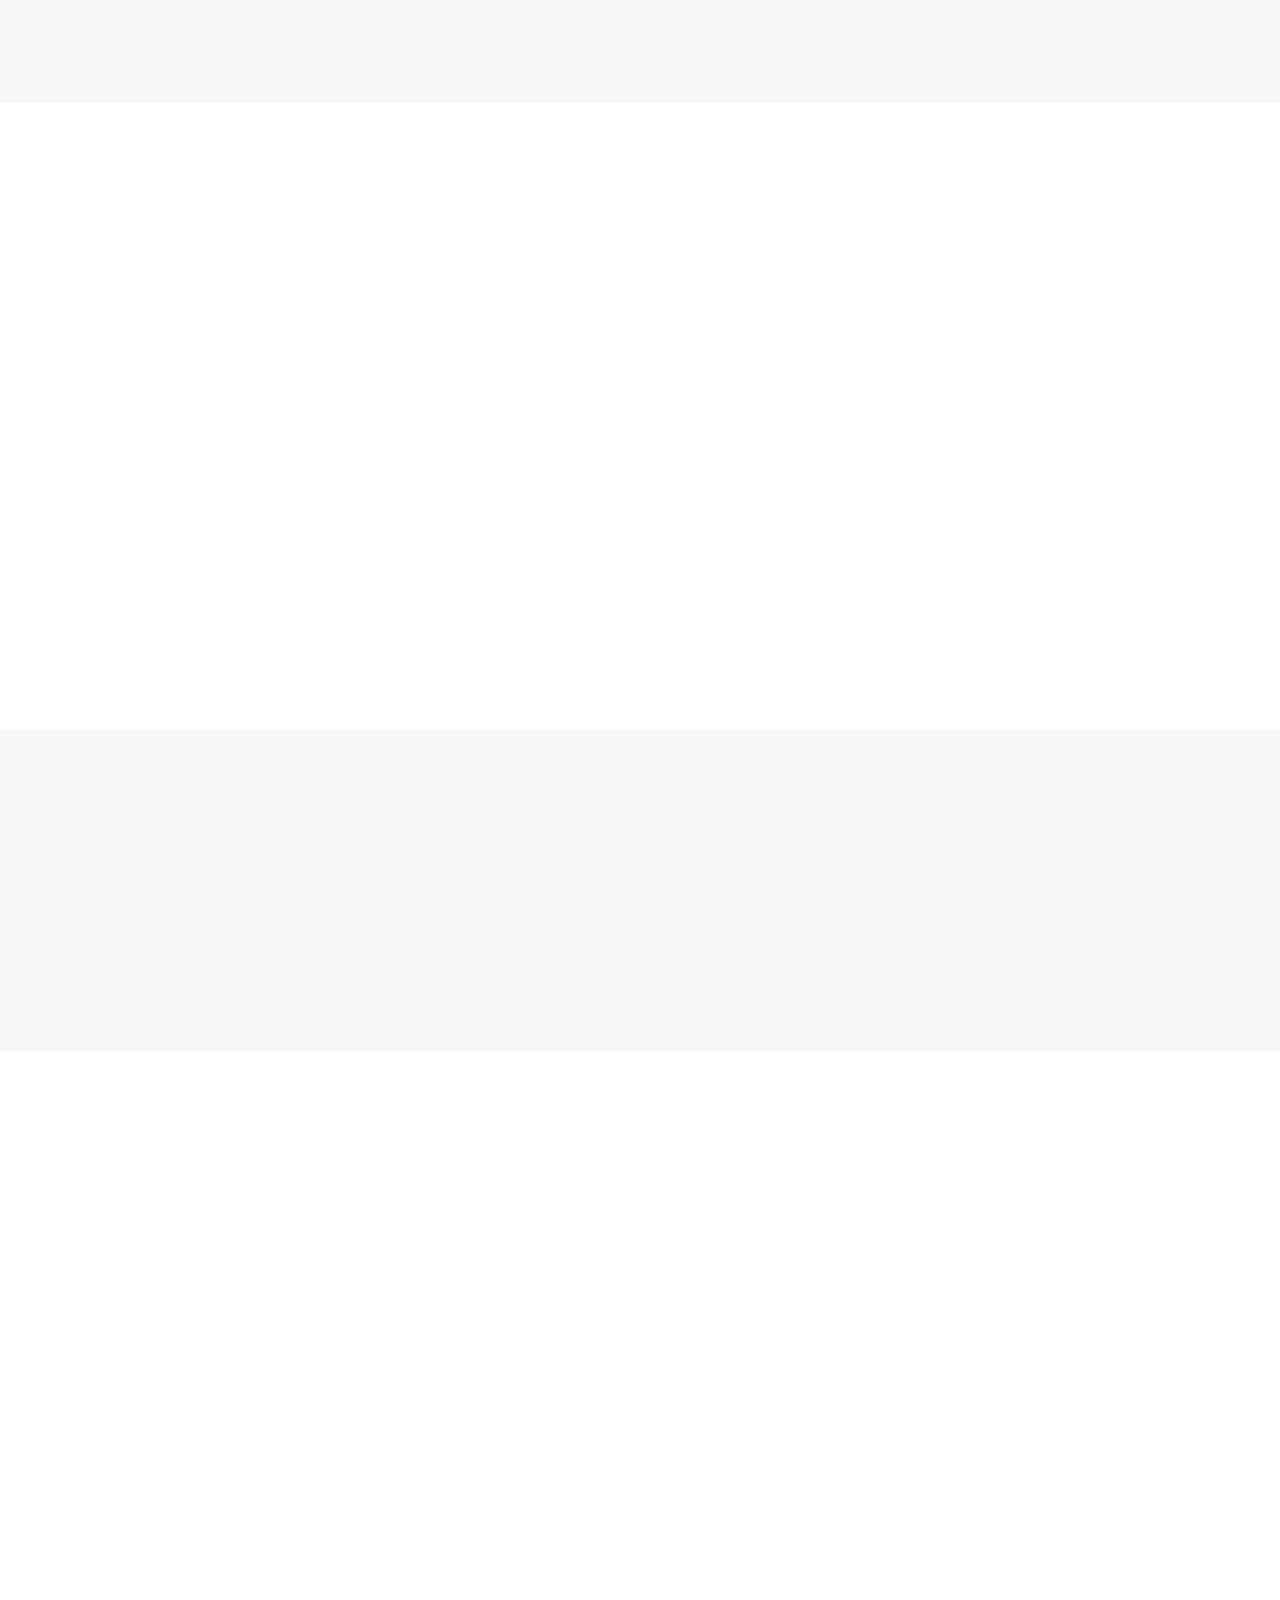
<file: about.html>
<!DOCTYPE html>
<html lang="en">

<head>
    <meta charset="UTF-8">
    <meta http-equiv="X-UA-Compatible" content="IE=edge">
    <meta name="viewport" content="width=device-width, initial-scale=1.0">
    <title>About</title>
    <link rel="stylesheet" href="css/swiper.css">
    <link rel="stylesheet" href="css/aos.css">
    <link rel="stylesheet" href="css/fancybox.css">
    <link rel="stylesheet" href="css/style.min.css">

    <link rel="preconnect" href="https://fonts.googleapis.com">
    <link rel="preconnect" href="https://fonts.gstatic.com" crossorigin>
    <link
        href="https://fonts.googleapis.com/css2?family=Inter:ital,opsz,wght@0,14..32,100..900;1,14..32,100..900&display=swap"
        rel="stylesheet">
</head>

<body>

    <header class="header">
        <div class="container">
            <div class="header__inner">
                <a class="header__logo logo" href="#">
                    <img src="images/logo.svg" alt="logo" data-aos="fade">
                </a>
                <div class="header__wrapper">
                    <div class="header__langs langs" data-aos="fade">
                        <ul class="langs__list">
                            <li class="langs__item langs__item--active">
                                Рус
                            </li>
                            <li class="langs__item">
                                <a class="langs__link" href="#">
                                    Қаз
                                </a>
                            </li>
                            <li class="langs__item">
                                <a class="langs__link" href="#">
                                    Eng
                                </a>
                            </li>
                        </ul>
                    </div>
                    <nav class="header__menu menu" data-aos="fade">
                        <ul class="menu__list">
                            <li class="menu__item">
                                <a class="menu__link" href="#">
                                    О компании
                                </a>
                            </li>
                            <li class="menu__item">
                                <a class="menu__link" href="#">
                                    Продукция
                                </a>
                            </li>
                            <li class="menu__item">
                                <a class="menu__link" href="#">
                                    Производство
                                </a>
                            </li>
                            <li class="menu__item">
                                <a class="menu__link" href="#">
                                    Клиенты
                                </a>
                            </li>
                            <li class="menu__item">
                                <a class="menu__link" href="#">
                                    Сертификаты
                                </a>
                            </li>
                            <li class="menu__item">
                                <a class="menu__link" href="#">
                                    Контакты
                                </a>
                            </li>
                        </ul>
                    </nav>
                    <div class="header__box" data-aos="fade">
                        <a class="header__phone header-phone" href="#">
                            <div class="header-phone__icon">
                                <svg width="18" height="18" viewBox="0 0 18 18" fill="none"
                                    xmlns="http://www.w3.org/2000/svg">
                                    <g clip-path="url(#clip0_5988_213742)">
                                        <path
                                            d="M17.51 13.2102L14.998 10.6982C14.1009 9.80111 12.5758 10.16 12.2169 11.3262C11.9478 12.1337 11.0507 12.5822 10.2433 12.4028C8.44901 11.9542 6.02677 9.62168 5.57821 7.73772C5.30907 6.93027 5.84734 6.03314 6.65476 5.76404C7.82102 5.40519 8.17987 3.88007 7.28275 2.98295L4.77079 0.470991C4.05309 -0.156997 2.97654 -0.156997 2.34855 0.470991L0.644012 2.17553C-1.06053 3.96978 0.823438 8.72455 5.03993 12.941C9.25642 17.1575 14.0112 19.1313 15.8054 17.337L17.51 15.6324C18.138 14.9147 18.138 13.8382 17.51 13.2102Z"
                                            fill="#0E317B" />
                                    </g>
                                    <defs>
                                        <clipPath id="clip0_5988_213742">
                                            <rect width="18" height="18" fill="white" />
                                        </clipPath>
                                    </defs>
                                </svg>
                            </div>
                            <span>
                                8 701 372 2695
                            </span>
                        </a>
                        <a class="header__link btn btn--orange" href="#">
                            Оставить заявку
                        </a>
                    </div>
                </div>
                <div class="header__burger">
                    <span></span>
                    <span></span>
                    <span></span>
                </div>
            </div>
        </div>
    </header>

    <div class="big-wrapper">
        <div class="wrapper">
            <main class="main">
                <section class="main__head head">
                    <picture class="head__bg">
                        <img src="images/head-bg.jpg" alt="img">
                    </picture>
                    <div class="container">
                        <div class="head__inner">
                            <div class="head__breadcrumbs breadcrumbs" data-aos="fade-right">
                                <ul class="breadcrumbs__list">
                                    <li class="breadcrumbs__item">
                                        <a class="breadcrumbs__link" href="#">
                                            <svg width="13" height="13" viewBox="0 0 13 13" fill="none"
                                                xmlns="http://www.w3.org/2000/svg">
                                                <g clip-path="url(#clip0_5988_171814)">
                                                    <path
                                                        d="M12.7817 5.81L6.949 0.495292C6.69298 0.261978 6.30692 0.262003 6.05101 0.495266L0.218309 5.81002C0.0132296 5.9969 -0.0545125 6.28483 0.0456788 6.54353C0.145895 6.80223 0.389899 6.96938 0.667342 6.96938H1.59892V12.2943C1.59892 12.5054 1.77011 12.6766 1.98123 12.6766H5.17826C5.38938 12.6766 5.56056 12.5055 5.56056 12.2943V9.06118H7.43952V12.2943C7.43952 12.5055 7.6107 12.6766 7.82182 12.6766H11.0187C11.2298 12.6766 11.401 12.5055 11.401 12.2943V6.96938H12.3328C12.6102 6.96938 12.8542 6.80221 12.9544 6.54353C13.0545 6.2848 12.9867 5.9969 12.7817 5.81Z"
                                                        fill="#F20000" />
                                                    <path
                                                        d="M11.3018 1.08594H8.73438L11.6841 3.7681V1.46822C11.6841 1.2571 11.513 1.08594 11.3018 1.08594Z"
                                                        fill="#F20000" />
                                                </g>
                                                <defs>
                                                    <clipPath id="clip0_5988_171814">
                                                        <rect width="13" height="13" fill="white" />
                                                    </clipPath>
                                                </defs>
                                            </svg>
                                            <span>
                                                Главная
                                            </span>
                                        </a>
                                    </li>
                                    <li class="breadcrumbs__item">
                                        <svg width="12" height="12" viewBox="0 0 12 12" fill="none"
                                            xmlns="http://www.w3.org/2000/svg">
                                            <g opacity="0.5">
                                                <path
                                                    d="M11.8082 6.46686L7.47455 10.8006C7.35085 10.9243 7.18597 10.9922 7.01017 10.9922C6.83417 10.9922 6.66939 10.9242 6.54569 10.8006L6.15223 10.407C6.02862 10.2835 5.96052 10.1185 5.96052 9.94264C5.96052 9.76683 6.02862 9.5963 6.15223 9.47279L8.6804 6.93905H0.648286C0.286143 6.93905 0 6.65554 0 6.2933V5.73692C0 5.37468 0.286143 5.06258 0.648286 5.06258H8.70908L6.15232 2.5147C6.02872 2.391 5.96062 2.23051 5.96062 2.05461C5.96062 1.8789 6.02872 1.71607 6.15232 1.59247L6.54578 1.20018C6.66949 1.07647 6.83427 1.00906 7.01027 1.00906C7.18607 1.00906 7.35095 1.07735 7.47465 1.20106L11.8083 5.53468C11.9323 5.65877 12.0005 5.82443 12 6.00052C12.0004 6.17721 11.9323 6.34296 11.8082 6.46686Z"
                                                    fill="#282732" />
                                            </g>
                                        </svg>
                                        <span>
                                            О нас
                                        </span>
                                    </li>
                                </ul>
                            </div>
                            <h1 class="head__title" data-aos="fade-right">
                                О компании
                            </h1>
                        </div>
                    </div>
                </section>
                <section class="main__about about">
                    <div class="container">
                        <div class="about__inner">
                            <div class="about__images" data-aos="zoom-in">
                                <picture class="about__img">
                                    <img src="images/about-img-1.jpg" alt="img">
                                </picture>
                                <picture class="about__img">
                                    <img src="images/about-img-2.jpg" alt="img">
                                </picture>
                            </div>
                            <div class="about__body">
                                <div class="about__titling titling" data-aos="fade-right">
                                    <picture class="titling__decor">
                                        <img src="images/decor.png" alt="decor">
                                    </picture>
                                    <div class="titling__suptext">
                                        О компании
                                    </div>
                                    <h2 class="titling__title">
                                        Tecson Industry Kazakhstan
                                    </h2>
                                    <div class="about__images">
                                        <picture class="about__img">
                                            <img src="images/about-img-1.jpg" alt="img">
                                        </picture>
                                        <picture class="about__img">
                                            <img src="images/about-img-2.jpg" alt="img">
                                        </picture>
                                    </div>
                                    <p class="titling__text">
                                        Tecson Industry Kazakhstan — казахстанская производственная компания,
                                        специализирующаяся на промышленных решениях в области герметизации для
                                        нефтегазовой,
                                        нефтехимической, энергетической и других отраслей промышленности.
                                        <br> <br>
                                        Компания расположена в Атырау и развивает местное производство промышленных
                                        уплотнений, сочетая международный опыт и возможности местного производства.
                                        <br> <br>
                                        Основная продукция компании включает спирально-навитые прокладки, прокладки
                                        Kammprofile, кольцевые уплотнения RTJ, плоские прокладки, изоляционные комплекты
                                        и
                                        другие промышленные уплотнительные решения.
                                        <br> <br>
                                        Цель компании — обеспечивать заказчиков надёжными уплотнительными решениями,
                                        качественной продукцией и оперативной поддержкой на местном рынке.
                                    </p>

                                </div>
                            </div>
                        </div>
                    </div>
                </section>
                <section class="main__production production">
                    <div class="container">
                        <div class="production__titling titling" data-aos="fade">
                            <picture class="titling__decor">
                                <img src="images/decor.png" alt="decor">
                            </picture>
                            <div class="titling__wrapper">
                                <div class="titling__suptext">
                                    Производство
                                </div>
                                <h2 class="titling__title">
                                    Местное производство в Атырау
                                </h2>
                            </div>
                            <p class="titling__text">
                                Tecson Industry Kazakhstan развивает производство промышленных прокладок и
                                уплотнений в
                                Атырау. Компания производит решения в соответствии с техническими требованиями и
                                условиями
                                эксплуатации заказчика.
                            </p>
                        </div>
                        <div class="production__items">
                            <a class="production__item production-item" href="#" data-aos="zoom-in">
                                <picture class="production-item__img">
                                    <img src="images/production-img-1.jpg" alt="img">
                                </picture>
                                <div class="production-item__digits">
                                    01 / 05
                                </div>
                                <h5 class="production-item__title">
                                    Спирально-навитые прокладки
                                </h5>
                            </a>
                            <a class="production__item production-item" href="#" data-aos="zoom-in">
                                <picture class="production-item__img">
                                    <img src="images/production-img-2.jpg" alt="img">
                                </picture>
                                <div class="production-item__digits">
                                    02 / 05
                                </div>
                                <h5 class="production-item__title">
                                    Процесс изготовления
                                </h5>
                            </a>
                            <a class="production__item production-item" href="#" data-aos="zoom-in">
                                <picture class="production-item__img">
                                    <img src="images/production-img-3.jpg" alt="img">
                                </picture>
                                <div class="production-item__digits">
                                    03 / 05
                                </div>
                                <h5 class="production-item__title">
                                    Контроль продукции
                                </h5>
                            </a>
                            <a class="production__item production-item" href="#" data-aos="zoom-in">
                                <picture class="production-item__img">
                                    <img src="images/production-img-4.jpg" alt="img">
                                </picture>
                                <div class="production-item__digits">
                                    04 / 05
                                </div>
                                <h5 class="production-item__title">
                                    Готовые изделия
                                </h5>
                            </a>
                            <a class="production__item production-item" href="#" data-aos="zoom-in">
                                <picture class="production-item__img">
                                    <img src="images/production-img-5.jpg" alt="img">
                                </picture>
                                <div class="production-item__digits">
                                    05 / 05
                                </div>
                                <h5 class="production-item__title">
                                    Упаковку продукции
                                </h5>
                            </a>
                        </div>
                    </div>
                </section>
                <section class="main__about about about--third">
                    <div class="container">
                        <div class="about__inner">
                            <div class="about__images" data-aos="zoom-in">
                                <picture class="about__img">
                                    <img src="images/about-img-1.jpg" alt="img">
                                </picture>
                            </div>
                            <div class="about__body">
                                <div class="about__titling titling" data-aos="fade-right">
                                    <picture class="titling__decor">
                                        <img src="images/decor.png" alt="decor">
                                    </picture>
                                    <div class="titling__suptext">
                                        Наши цели
                                    </div>
                                    <h2 class="titling__title">
                                        Tecson Industry Kazakhstan
                                    </h2>
                                    <div class="about__images">
                                        <picture class="about__img">
                                            <img src="images/about-img-1.jpg" alt="img">
                                        </picture>
                                        <picture class="about__img">
                                            <img src="images/about-img-2.jpg" alt="img">
                                        </picture>
                                    </div>
                                    <p class="titling__text">
                                        Tecson Industry Kazakhstan — казахстанская производственная компания,
                                        специализирующаяся на промышленных решениях в области герметизации для
                                        нефтегазовой, нефтехимической, энергетической и других отраслей промышленности.
                                        <br> <br>
                                        Компания расположена в Атырау и развивает местное производство промышленных
                                        уплотнений, сочетая международный опыт и возможности местного производства.
                                        <br> <br>
                                        Основная продукция компании включает спирально-навитые прокладки, прокладки
                                        Kammprofile, кольцевые уплотнения RTJ, плоские прокладки, изоляционные комплекты
                                        и другие промышленные уплотнительные решения.
                                        <br> <br>
                                        Цель компании — обеспечивать заказчиков надёжными уплотнительными решениями,
                                        качественной продукцией и оперативной поддержкой на местном рынке.
                                    </p>
                                </div>
                            </div>
                            <div class="about__images" data-aos="zoom-in">
                                <picture class="about__img">
                                    <img src="images/about-img-2.jpg" alt="img">
                                </picture>
                            </div>
                        </div>
                    </div>
                </section>
                <section class="main__clients clients">
                    <div class="container">
                        <div class="clients__titling titling titling--centered" data-aos="fade-up">
                            <picture class="titling__decor">
                                <img src="images/decor.png" alt="decor">
                            </picture>
                            <div class="titling__suptext">
                                Наши клиенты
                            </div>
                            <h2 class="titling__title">
                                Нам доверяют
                            </h2>
                        </div>
                        <div class="clients__inner">
                            <div class="clients__swiper swiper" data-aos="fade-up">
                                <div class="swiper-wrapper">
                                    <div class="swiper-slide">
                                        <div class="clients__client client">
                                            <picture class="client__img">
                                                <img src="images/client-img-1.png" alt="client">
                                            </picture>
                                        </div>
                                    </div>
                                    <div class="swiper-slide">
                                        <div class="clients__client client">
                                            <picture class="client__img">
                                                <img src="images/client-img-2.png" alt="client">
                                            </picture>
                                        </div>
                                    </div>
                                    <div class="swiper-slide">
                                        <div class="clients__client client">
                                            <picture class="client__img">
                                                <img src="images/client-img-3.png" alt="client">
                                            </picture>
                                        </div>
                                    </div>
                                    <div class="swiper-slide">
                                        <div class="clients__client client">
                                            <picture class="client__img">
                                                <img src="images/client-img-4.png" alt="client">
                                            </picture>
                                        </div>
                                    </div>
                                    <div class="swiper-slide">
                                        <div class="clients__client client">
                                            <picture class="client__img">
                                                <img src="images/client-img-5.png" alt="client">
                                            </picture>
                                        </div>
                                    </div>
                                    <div class="swiper-slide">
                                        <div class="clients__client client">
                                            <picture class="client__img">
                                                <img src="images/client-img-6.png" alt="client">
                                            </picture>
                                        </div>
                                    </div>
                                    <div class="swiper-slide">
                                        <div class="clients__client client">
                                            <picture class="client__img">
                                                <img src="images/client-img-7.png" alt="client">
                                            </picture>
                                        </div>
                                    </div>
                                    <div class="swiper-slide">
                                        <div class="clients__client client">
                                            <picture class="client__img">
                                                <img src="images/client-img-8.png" alt="client">
                                            </picture>
                                        </div>
                                    </div>
                                    <div class="swiper-slide">
                                        <div class="clients__client client">
                                            <picture class="client__img">
                                                <img src="images/client-img-9.png" alt="client">
                                            </picture>
                                        </div>
                                    </div>
                                    <div class="swiper-slide">
                                        <div class="clients__client client">
                                            <picture class="client__img">
                                                <img src="images/client-img-10.png" alt="client">
                                            </picture>
                                        </div>
                                    </div>
                                    <div class="swiper-slide">
                                        <div class="clients__client client">
                                            <picture class="client__img">
                                                <img src="images/client-img-11.png" alt="client">
                                            </picture>
                                        </div>
                                    </div>
                                    <div class="swiper-slide">
                                        <div class="clients__client client">
                                            <picture class="client__img">
                                                <img src="images/client-img-12.png" alt="client">
                                            </picture>
                                        </div>
                                    </div>
                                    <div class="swiper-slide">
                                        <div class="clients__client client">
                                            <picture class="client__img">
                                                <img src="images/client-img-1.png" alt="client">
                                            </picture>
                                        </div>
                                    </div>
                                    <div class="swiper-slide">
                                        <div class="clients__client client">
                                            <picture class="client__img">
                                                <img src="images/client-img-2.png" alt="client">
                                            </picture>
                                        </div>
                                    </div>
                                    <div class="swiper-slide">
                                        <div class="clients__client client">
                                            <picture class="client__img">
                                                <img src="images/client-img-3.png" alt="client">
                                            </picture>
                                        </div>
                                    </div>
                                    <div class="swiper-slide">
                                        <div class="clients__client client">
                                            <picture class="client__img">
                                                <img src="images/client-img-4.png" alt="client">
                                            </picture>
                                        </div>
                                    </div>
                                    <div class="swiper-slide">
                                        <div class="clients__client client">
                                            <picture class="client__img">
                                                <img src="images/client-img-5.png" alt="client">
                                            </picture>
                                        </div>
                                    </div>
                                    <div class="swiper-slide">
                                        <div class="clients__client client">
                                            <picture class="client__img">
                                                <img src="images/client-img-6.png" alt="client">
                                            </picture>
                                        </div>
                                    </div>
                                    <div class="swiper-slide">
                                        <div class="clients__client client">
                                            <picture class="client__img">
                                                <img src="images/client-img-7.png" alt="client">
                                            </picture>
                                        </div>
                                    </div>
                                    <div class="swiper-slide">
                                        <div class="clients__client client">
                                            <picture class="client__img">
                                                <img src="images/client-img-8.png" alt="client">
                                            </picture>
                                        </div>
                                    </div>
                                    <div class="swiper-slide">
                                        <div class="clients__client client">
                                            <picture class="client__img">
                                                <img src="images/client-img-9.png" alt="client">
                                            </picture>
                                        </div>
                                    </div>
                                    <div class="swiper-slide">
                                        <div class="clients__client client">
                                            <picture class="client__img">
                                                <img src="images/client-img-10.png" alt="client">
                                            </picture>
                                        </div>
                                    </div>
                                    <div class="swiper-slide">
                                        <div class="clients__client client">
                                            <picture class="client__img">
                                                <img src="images/client-img-11.png" alt="client">
                                            </picture>
                                        </div>
                                    </div>
                                    <div class="swiper-slide">
                                        <div class="clients__client client">
                                            <picture class="client__img">
                                                <img src="images/client-img-12.png" alt="client">
                                            </picture>
                                        </div>
                                    </div>
                                </div>
                            </div>
                        </div>
                    </div>
                </section>
                <section class="main__about about about--right">
                    <div class="container">
                        <div class="about__inner">
                            <div class="about__body">
                                <div class="about__titling titling" data-aos="fade-right">
                                    <picture class="titling__decor">
                                        <img src="images/decor.png" alt="decor">
                                    </picture>
                                    <div class="titling__suptext">
                                        О компании
                                    </div>
                                    <h2 class="titling__title">
                                        Наша мисия <br>
                                        и не только
                                    </h2>
                                    <div class="about__images">
                                        <picture class="about__img">
                                            <img src="images/about-img-2.jpg" alt="img">
                                        </picture>
                                        <picture class="about__img">
                                            <img src="images/about-img-1.jpg" alt="img">
                                        </picture>
                                    </div>
                                    <p class="titling__text">
                                        Tecson Industry Kazakhstan — казахстанская производственная компания,
                                        специализирующаяся на промышленных решениях в области герметизации для
                                        нефтегазовой, нефтехимической, энергетической и других отраслей промышленности.
                                        <br> <br>
                                        Компания расположена в Атырау и развивает местное производство промышленных
                                        уплотнений, сочетая международный опыт и возможности местного производства.
                                        <br> <br>
                                        Основная продукция компании включает спирально-навитые прокладки, прокладки
                                        Kammprofile, кольцевые уплотнения RTJ, плоские прокладки, изоляционные комплекты
                                        и другие промышленные уплотнительные решения.
                                        <br> <br>
                                        Цель компании — обеспечивать заказчиков надёжными уплотнительными решениями,
                                        качественной продукцией и оперативной поддержкой на местном рынке.
                                    </p>
                                </div>
                            </div>
                            <div class="about__images" data-aos="zoom-in">
                                <picture class="about__img">
                                    <img src="images/about-img-2.jpg" alt="img">
                                </picture>
                                <picture class="about__img">
                                    <img src="images/about-img-1.jpg" alt="img">
                                </picture>
                            </div>
                        </div>
                    </div>
                </section>
                <section class="main__certificates certificates">
                    <div class="container">
                        <div class="clients__titling titling titling--centered" data-aos="fade-up">
                            <picture class="titling__decor">
                                <img src="images/decor.png" alt="decor">
                            </picture>
                            <div class="titling__suptext">
                                Сертификаты
                            </div>
                            <h2 class="titling__title">
                                Наши сертификаты
                            </h2>
                        </div>
                        <div class="certificates__swiper swiper" data-aos="fade-up">
                            <div class="swiper-wrapper">
                                <div class="certificates__slide swiper-slide">
                                    <a class="certificates__view" href="images/certificates-img-1.jpg"
                                        data-fancybox="certificates">
                                        <picture class="certificates__img">
                                            <img src="images/certificates-img-1.jpg" alt="img">
                                        </picture>
                                    </a>
                                </div>
                                <div class="certificates__slide swiper-slide">
                                    <a class="certificates__view" href="images/certificates-img-1.jpg"
                                        data-fancybox="certificates">
                                        <picture class="certificates__img">
                                            <img src="images/certificates-img-2.jpg" alt="img">
                                        </picture>
                                    </a>
                                </div>
                                <div class="certificates__slide swiper-slide">
                                    <a class="certificates__view" href="images/certificates-img-1.jpg"
                                        data-fancybox="certificates">
                                        <picture class="certificates__img">
                                            <img src="images/certificates-img-3.jpg" alt="img">
                                        </picture>
                                    </a>
                                </div>
                                <div class="certificates__slide swiper-slide">
                                    <a class="certificates__view" href="images/certificates-img-1.jpg"
                                        data-fancybox="certificates">
                                        <picture class="certificates__img">
                                            <img src="images/certificates-img-4.jpg" alt="img">
                                        </picture>
                                    </a>
                                </div>
                                <div class="certificates__slide swiper-slide">
                                    <a class="certificates__view" href="images/certificates-img-1.jpg"
                                        data-fancybox="certificates">
                                        <picture class="certificates__img">
                                            <img src="images/certificates-img-5.jpg" alt="img">
                                        </picture>
                                    </a>
                                </div>
                                <div class="certificates__slide swiper-slide">
                                    <a class="certificates__view" href="images/certificates-img-1.jpg"
                                        data-fancybox="certificates">
                                        <picture class="certificates__img">
                                            <img src="images/certificates-img-1.jpg" alt="img">
                                        </picture>
                                    </a>
                                </div>
                                <div class="certificates__slide swiper-slide">
                                    <a class="certificates__view" href="images/certificates-img-1.jpg"
                                        data-fancybox="certificates">
                                        <picture class="certificates__img">
                                            <img src="images/certificates-img-2.jpg" alt="img">
                                        </picture>
                                    </a>
                                </div>
                                <div class="certificates__slide swiper-slide">
                                    <a class="certificates__view" href="images/certificates-img-1.jpg"
                                        data-fancybox="certificates">
                                        <picture class="certificates__img">
                                            <img src="images/certificates-img-3.jpg" alt="img">
                                        </picture>
                                    </a>
                                </div>
                                <div class="certificates__slide swiper-slide">
                                    <a class="certificates__view" href="images/certificates-img-1.jpg"
                                        data-fancybox="certificates">
                                        <picture class="certificates__img">
                                            <img src="images/certificates-img-4.jpg" alt="img">
                                        </picture>
                                    </a>
                                </div>
                                <div class="certificates__slide swiper-slide">
                                    <a class="certificates__view" href="images/certificates-img-1.jpg"
                                        data-fancybox="certificates">
                                        <picture class="certificates__img">
                                            <img src="images/certificates-img-5.jpg" alt="img">
                                        </picture>
                                    </a>
                                </div>
                            </div>
                            <div class="certificates__navigation navigation">
                                <div class="navigation__arrow arrow arrow-certificates--prev">
                                    <svg width="24" height="24" viewBox="0 0 24 24" fill="none"
                                        xmlns="http://www.w3.org/2000/svg">
                                        <g clip-path="url(#clip0_5988_214599)">
                                            <g clip-path="url(#clip1_5988_214599)">
                                                <path
                                                    d="M3.83913 10.8854C3.92499 10.8854 4.01494 10.8854 4.1008 10.8854C10.2991 10.8895 16.5015 10.8936 22.6998 10.8977C22.8797 10.8977 23.0718 10.9059 23.2436 10.955C23.726 11.094 24.0408 11.5805 23.9959 12.067C23.9468 12.5781 23.5625 12.9911 23.0596 13.0565C22.9165 13.0728 22.7734 13.0728 22.6303 13.0728C16.4524 13.0688 10.2705 13.0647 4.09262 13.0606C3.99449 13.0606 3.89637 13.0606 3.79824 13.0606C3.79415 13.0769 3.78598 13.0974 3.78189 13.1137C3.83504 13.171 3.88819 13.2282 3.94134 13.2854C5.06979 14.4139 6.19824 15.5383 7.3226 16.6708C7.8623 17.2146 7.76008 17.9873 7.11409 18.3921C6.67661 18.666 6.18598 18.6088 5.79347 18.2163C4.95531 17.3863 4.12533 16.5522 3.29126 15.7182C2.33044 14.7614 1.37371 13.8047 0.412893 12.8439C-0.147243 12.2837 -0.143154 11.6705 0.421071 11.1103C2.18734 9.35223 3.94952 7.59414 5.7117 5.82787C6.06741 5.47216 6.47218 5.32906 6.95463 5.51713C7.69058 5.80742 7.88274 6.70691 7.32669 7.2834C6.66843 7.9662 5.99381 8.62855 5.32329 9.29908C4.86128 9.76109 4.39926 10.2231 3.93725 10.6892C3.89228 10.7342 3.85139 10.7832 3.80642 10.8323C3.82277 10.8487 3.83095 10.8691 3.83913 10.8854Z"
                                                    fill="#E36028" />
                                            </g>
                                        </g>
                                        <defs>
                                            <clipPath id="clip0_5988_214599">
                                                <rect width="24" height="24" fill="white"
                                                    transform="translate(24 1.04907e-06) rotate(90)" />
                                            </clipPath>
                                            <clipPath id="clip1_5988_214599">
                                                <rect width="13.1285" height="24" fill="white"
                                                    transform="translate(24 5.43555) rotate(90)" />
                                            </clipPath>
                                        </defs>
                                    </svg>
                                </div>
                                <div class="navigation__pagination pagination pagination--certificates"></div>
                                <div class="navigation__arrow arrow arrow-certificates--next">
                                    <svg width="24" height="24" viewBox="0 0 24 24" fill="none"
                                        xmlns="http://www.w3.org/2000/svg">
                                        <g clip-path="url(#clip0_5988_214646)">
                                            <g clip-path="url(#clip1_5988_214646)">
                                                <path
                                                    d="M20.1608 10.8854C20.0749 10.8854 19.9849 10.8854 19.8991 10.8854C13.7008 10.8895 7.4984 10.8936 1.3001 10.8977C1.1202 10.8977 0.928041 10.9059 0.75632 10.955C0.273867 11.094 -0.0409538 11.5805 0.00402063 12.067C0.0530837 12.5781 0.437411 12.9911 0.940307 13.0565C1.08341 13.0728 1.22651 13.0728 1.36961 13.0728C7.54746 13.0688 13.7294 13.0647 19.9073 13.0606C20.0054 13.0606 20.1035 13.0606 20.2016 13.0606C20.2057 13.0769 20.2139 13.0974 20.218 13.1137C20.1648 13.171 20.1117 13.2282 20.0585 13.2854C18.9301 14.4139 17.8016 15.5383 16.6773 16.6708C16.1376 17.2146 16.2398 17.9873 16.8858 18.3921C17.3233 18.666 17.8139 18.6088 18.2064 18.2163C19.0446 17.3863 19.8745 16.5522 20.7086 15.7182C21.6694 14.7614 22.6262 13.8047 23.587 12.8439C24.1471 12.2837 24.143 11.6705 23.5788 11.1103C21.8125 9.35223 20.0504 7.59414 18.2882 5.82787C17.9325 5.47216 17.5277 5.32906 17.0452 5.51713C16.3093 5.80742 16.1171 6.70691 16.6732 7.2834C17.3314 7.9662 18.0061 8.62855 18.6766 9.29908C19.1386 9.76109 19.6006 10.2231 20.0626 10.6892C20.1076 10.7342 20.1485 10.7832 20.1935 10.8323C20.1771 10.8487 20.1689 10.8691 20.1608 10.8854Z"
                                                    fill="#E36028" />
                                            </g>
                                        </g>
                                        <defs>
                                            <clipPath id="clip0_5988_214646">
                                                <rect width="24" height="24" fill="white"
                                                    transform="matrix(4.37114e-08 1 1 -4.37114e-08 0 1.04907e-06)" />
                                            </clipPath>
                                            <clipPath id="clip1_5988_214646">
                                                <rect width="13.1285" height="24" fill="white"
                                                    transform="matrix(4.37114e-08 1 1 -4.37114e-08 0 5.43555)" />
                                            </clipPath>
                                        </defs>
                                    </svg>
                                </div>
                            </div>
                        </div>
                    </div>
                </section>
                <div class="main__popup popup popup--application" aria-hidden="true">
                    <div class="popup__wrapper">
                        <div class="popup__inner">
                            <button class="popup__close" type="button" aria-label="Закрыть">
                                <svg viewBox="0 0 20 20" fill="none" aria-hidden="true"
                                    xmlns="http://www.w3.org/2000/svg">
                                    <path d="M2 2L18 18M18 2L2 18" stroke="currentColor" stroke-width="2"
                                        stroke-linecap="round" />
                                </svg>
                            </button>
                    <section class="application">
                        <picture class="application__bg">
                            <img src="images/application-bg.jpg" alt="bg">
                        </picture>
                        <div class="application__inner">
                            <div class="application__body">
                                <div class="application__titling titling titling--white">
                                    <div class="titling__suptext">
                                        Остались вопросы?
                                    </div>
                                    <h1 class="titling__title">
                                        Оставьте заявку
                                    </h1>
                                    <p class="titling__text">
                                        Укажите контактные данные и кратко опишите необходимую продукцию. Представитель
                                        компании свяжется с вами для уточнения деталей.
                                    </p>
                                </div>
                            </div>
                            <form class="application__form form" action="#" method="post">
                                <div class="form__inner">
                                    <input class="form__input" type="text" placeholder="Имя">
                                    <input class="form__input" type="tel" placeholder="Номер телефона">
                                    <input class="form__input" type="text" placeholder="Название компании">
                                    <input class="form__input" type="text" placeholder="Комментарий">
                                </div>
                                <button class="form__button btn btn--orange" type="submit">Оставить заявку</button>
                            </form>
                        </div>
                    </section>
                        </div>
                    </div>
                </div>
                <section class="main__contacts contacts">
                    <div class="container">
                        <div class="contacts__inner">
                            <div class="contacts__body" data-aos="fade-right">
                                <h2 class="contacts__title">
                                    Контакты
                                </h2>
                                <div class="contacts__subtitle">
                                    ТОО «Tecson Industry Kazakhstan»
                                </div>
                                <div class="contacts__connections connections">
                                    <ul class="connections__list">
                                        <li class="connections__item">
                                            <div class="connections__icon">
                                                <svg width="22" height="22" viewBox="0 0 22 22" fill="none"
                                                    xmlns="http://www.w3.org/2000/svg">
                                                    <path
                                                        d="M1 18.7372V4.19176H3.5071L9.34517 14.1989H9.46591V4.19176H12.0014V18.7372H9.52983L3.67045 8.76562H3.54972V18.7372H1ZM13.9474 14.4901V12.8494H20.2259V14.4901H13.9474ZM17.0795 11.6705C16.3646 11.6705 15.7443 11.5166 15.2188 11.2088C14.6979 10.901 14.2955 10.482 14.0114 9.9517C13.7273 9.4214 13.5852 8.82008 13.5852 8.14773V7.52273C13.5852 6.85511 13.7273 6.25616 14.0114 5.72585C14.2955 5.19081 14.6979 4.76941 15.2188 4.46165C15.7396 4.15388 16.3551 4 17.0653 4C17.785 4 18.4029 4.15388 18.919 4.46165C19.4399 4.76941 19.84 5.19081 20.1193 5.72585C20.4034 6.25616 20.5455 6.85511 20.5455 7.52273V8.14773C20.5455 8.81534 20.4058 9.4143 20.1264 9.9446C19.8518 10.4749 19.4541 10.8963 18.9332 11.2088C18.4171 11.5166 17.7992 11.6705 17.0795 11.6705ZM17.0795 9.90909C17.5294 9.90909 17.8774 9.75047 18.1236 9.43324C18.3745 9.11127 18.5 8.68277 18.5 8.14773V7.52273C18.5 6.99242 18.3769 6.57102 18.1307 6.25852C17.8845 5.94602 17.5294 5.78977 17.0653 5.78977C16.6061 5.78977 16.2533 5.94602 16.0071 6.25852C15.7656 6.57102 15.6449 6.99242 15.6449 7.52273V8.14773C15.6449 8.68277 15.768 9.11127 16.0142 9.43324C16.2604 9.75047 16.6155 9.90909 17.0795 9.90909Z"
                                                        fill="#E36028" />
                                                </svg>
                                            </div>
                                            <div class="connections__box">
                                                <div class="connections__suptext">
                                                    БИН:
                                                </div>
                                                <div class="connections__text">
                                                    210640023251
                                                </div>
                                            </div>
                                        </li>
                                        <li class="connections__item">
                                            <div class="connections__icon">
                                                <svg width="22" height="22" viewBox="0 0 22 22" fill="none"
                                                    xmlns="http://www.w3.org/2000/svg">
                                                    <g clip-path="url(#clip0_5988_184459)">
                                                        <path
                                                            d="M10.9721 22.0001C10.1822 21.2918 9.38376 20.6093 8.62395 19.8881C6.98415 18.3342 5.49459 16.6471 4.24542 14.7584C3.38688 13.4577 2.68288 12.0797 2.36522 10.5344C2.05615 9.0405 2.15488 7.56382 2.62707 6.11289C3.15078 4.49884 4.06083 3.14665 5.36151 2.0606C6.6579 0.978841 8.14747 0.309183 9.8259 0.0816704C11.3841 -0.128671 12.8909 0.0644997 14.3418 0.665475C15.7627 1.25357 16.9561 2.15504 17.909 3.36557C18.832 4.53748 19.4286 5.85962 19.6776 7.3363C19.9523 8.95894 19.7892 10.5386 19.1797 12.0711C18.5057 13.7625 17.5012 15.252 16.3637 16.66C14.8097 18.5874 13.0583 20.3217 11.1309 21.8756C11.1008 21.9014 11.0579 21.9314 10.9721 22.0001ZM10.9978 19.7379C11.045 19.7035 11.0794 19.6778 11.1094 19.652C12.2169 18.6561 13.2858 17.6216 14.2645 16.4969C15.5609 15.0073 16.7328 13.4405 17.5184 11.6075C18.2095 9.99347 18.3082 8.3365 17.7545 6.68811C16.8487 4.00089 14.9642 2.36108 12.1654 1.82879C10.766 1.56265 9.40093 1.76011 8.10454 2.34821C6.45186 3.09943 5.2499 4.30996 4.52015 5.96694C3.902 7.37494 3.73888 8.84304 4.08229 10.3498C4.38707 11.6891 5.04386 12.8653 5.79507 13.9943C7.06142 15.883 8.60678 17.5271 10.2595 19.0768C10.5041 19.3 10.7488 19.5146 10.9978 19.7379Z"
                                                            fill="#E36028" />
                                                        <path
                                                            d="M10.9935 12.8822C8.74418 12.8779 6.91979 11.045 6.92408 8.7956C6.92837 6.55053 8.77423 4.71326 11.015 4.72614C13.2601 4.73473 15.0931 6.57629 15.0845 8.81707C15.0759 11.0664 13.2429 12.8908 10.9935 12.8822ZM10.9978 11.1652C12.2985 11.1652 13.3588 10.1092 13.3631 8.81278C13.3631 7.51209 12.3028 6.44751 11.0064 6.44751C9.71003 6.44321 8.64545 7.5078 8.64115 8.80419C8.64115 10.1006 9.69715 11.1609 10.9978 11.1652Z"
                                                            fill="#E36028" />
                                                    </g>
                                                    <defs>
                                                        <clipPath id="clip0_5988_184459">
                                                            <rect width="17.6215" height="22" fill="white"
                                                                transform="translate(2.18921)" />
                                                        </clipPath>
                                                    </defs>
                                                </svg>
                                            </div>
                                            <div class="connections__box">
                                                <div class="connections__suptext">
                                                    Адрес:
                                                </div>
                                                <a class="connections__link" href="#">
                                                    Республика Казахстан, г. Атырау,
                                                    микрорайон Каспий, дом 71А
                                                </a>
                                            </div>
                                        </li>
                                        <li class="connections__item">
                                            <div class="connections__icon">
                                                <svg width="22" height="22" viewBox="0 0 22 22" fill="none"
                                                    xmlns="http://www.w3.org/2000/svg">
                                                    <g clip-path="url(#clip0_5988_184451)">
                                                        <path
                                                            d="M3.57401 11.0002C3.57401 8.28976 3.56921 5.57933 3.57401 2.86891C3.57881 1.43454 4.50947 0.3072 5.91505 0.0385566C6.10214 0.00497618 6.29883 0.000178968 6.48592 0.000178968C9.49377 0.000178968 12.4968 -0.00461824 15.5047 0.000178968C17.2077 0.000178968 18.4214 1.21387 18.4214 2.91688C18.4214 8.30415 18.4214 13.6914 18.4214 19.0787C18.4214 20.7817 17.2077 21.9954 15.5047 21.9954C12.4968 22.0002 9.49377 22.0002 6.48592 21.9954C4.7877 21.9954 3.57401 20.7769 3.56921 19.0787C3.57401 16.3874 3.57401 13.6914 3.57401 11.0002ZM5.11391 10.981C5.11391 13.677 5.11391 16.3683 5.11391 19.0643C5.11391 19.947 5.63681 20.4651 6.5147 20.4651C9.50336 20.4651 12.492 20.4651 15.4855 20.4651C15.6294 20.4651 15.7781 20.4603 15.9124 20.4267C16.5361 20.2732 16.8863 19.7695 16.8863 19.0403C16.8863 14.8427 16.8863 10.6452 16.8863 6.45242C16.8863 5.26272 16.8911 4.06821 16.8863 2.8785C16.8815 2.21649 16.4977 1.6888 15.8932 1.58326C15.5191 1.52089 15.1305 1.55927 14.7467 1.55447C14.6316 1.77035 14.5116 1.98622 14.3965 2.2021C14.3773 2.23568 14.3581 2.27406 14.3389 2.30764C14.1471 2.62425 13.8688 2.81134 13.4946 2.81134C11.8396 2.81614 10.1846 2.81614 8.52953 2.81134C8.13616 2.81134 7.84832 2.61466 7.66123 2.26926C7.56049 2.07737 7.46934 1.88068 7.3686 1.69359C7.33982 1.63603 7.27746 1.55447 7.22948 1.55447C6.82172 1.55927 6.40436 1.53049 6.01579 1.61684C5.44013 1.74636 5.11391 2.26446 5.11391 2.93127C5.11391 5.60812 5.11391 8.29455 5.11391 10.981Z"
                                                            fill="#E36028" />
                                                        <path
                                                            d="M11 18.9254C10.6642 18.9254 10.3284 18.9302 9.99261 18.9254C9.54647 18.9158 9.22026 18.604 9.21066 18.1866C9.20107 17.7549 9.51289 17.4095 9.96862 17.3951C10.6546 17.3807 11.3406 17.3807 12.0266 17.3951C12.4776 17.4047 12.7942 17.7549 12.7846 18.1866C12.775 18.604 12.4488 18.9158 12.0026 18.9254C11.6716 18.935 11.3358 18.9254 11 18.9254Z"
                                                            fill="#E36028" />
                                                    </g>
                                                    <defs>
                                                        <clipPath id="clip0_5988_184451">
                                                            <rect width="14.8522" height="22" fill="white"
                                                                transform="translate(3.57397)" />
                                                        </clipPath>
                                                    </defs>
                                                </svg>
                                            </div>
                                            <div class="connections__box">
                                                <div class="connections__suptext">
                                                    Телефон:
                                                </div>
                                                <a class="connections__link" href="tel:87013722695">
                                                    8 701 372 2695
                                                </a>
                                            </div>
                                        </li>
                                        <li class="connections__item">
                                            <div class="connections__icon">
                                                <svg width="22" height="22" viewBox="0 0 22 22" fill="none"
                                                    xmlns="http://www.w3.org/2000/svg">
                                                    <g clip-path="url(#clip0_5988_213202)">
                                                        <g clip-path="url(#clip1_5988_213202)">
                                                            <path
                                                                d="M10.9975 2.37598C13.1941 2.37598 15.3858 2.37598 17.5823 2.37598C20.1327 2.37598 22.0049 4.24822 22.0049 6.7986C22.0049 9.58485 22.0049 12.3662 22.0049 15.1524C22.0049 17.7028 20.1327 19.5751 17.5823 19.5751C13.1941 19.5751 8.80096 19.5751 4.41273 19.5751C1.86236 19.5751 -0.0098877 17.7028 -0.0098877 15.1524C-0.0098877 12.3465 -0.0098877 9.53571 -0.0098877 6.72489C-0.00497367 4.5922 1.41518 2.86246 3.50855 2.4546C3.79357 2.40055 4.09332 2.38089 4.38816 2.37598C6.59456 2.37598 8.79604 2.37598 10.9975 2.37598ZM10.9975 4.09589C8.80096 4.09589 6.6093 4.09589 4.41273 4.09589C2.81568 4.09589 1.71002 5.20154 1.71002 6.7986C1.71002 9.57994 1.71002 12.3662 1.71002 15.1475C1.71002 16.7397 2.82059 17.8502 4.41273 17.8502C8.80096 17.8502 13.1892 17.8502 17.5774 17.8502C19.1745 17.8502 20.2801 16.7397 20.2801 15.1475C20.2801 12.3662 20.2801 9.57994 20.2801 6.7986C20.2801 5.20645 19.1695 4.09589 17.5774 4.09589C15.3858 4.09589 13.1941 4.09589 10.9975 4.09589Z"
                                                                fill="#E36028" />
                                                            <path
                                                                d="M13.6019 12.219C13.3317 12.4696 13.0958 12.6809 12.8697 12.9069C11.8132 13.9635 10.1818 13.9635 9.13017 12.902C8.90412 12.676 8.66825 12.4647 8.4422 12.2485C8.2309 12.4548 7.99503 12.6711 7.7739 12.8971C6.84023 13.8652 5.91148 14.8332 4.98273 15.8013C4.59452 16.2092 4.06381 16.2485 3.69526 15.8947C3.32671 15.5458 3.35128 15.0101 3.73948 14.6072C4.8648 13.4377 5.98519 12.2681 7.1105 11.0986C7.14982 11.0593 7.18421 11.015 7.23827 10.9561C6.8992 10.6072 6.56505 10.2583 6.23089 9.9143C5.40042 9.05434 4.56504 8.1993 3.73457 7.33935C3.35128 6.94623 3.33162 6.42043 3.68543 6.06662C4.04415 5.70789 4.5847 5.73738 4.9729 6.13541C6.73212 7.9536 8.49626 9.76688 10.2555 11.5851C10.7764 12.1207 11.2285 12.1207 11.7493 11.5802C13.5135 9.76196 15.2727 7.94869 17.0319 6.1305C17.4103 5.73738 17.9361 5.70298 18.2997 6.04696C18.6683 6.39586 18.6535 6.93148 18.2604 7.33443C17.1449 8.48432 16.0245 9.63911 14.9091 10.789C14.8648 10.8332 14.8206 10.8824 14.7616 10.9512C15.1204 11.3246 15.4742 11.6981 15.828 12.0666C16.6437 12.9168 17.4644 13.7669 18.2801 14.617C18.6535 15.0101 18.6634 15.5458 18.2997 15.8898C17.9312 16.2337 17.4054 16.1993 17.0319 15.8062C15.9263 14.6563 14.8206 13.5015 13.715 12.3517C13.6658 12.3123 13.6314 12.2583 13.6019 12.219Z"
                                                                fill="#E36028" />
                                                        </g>
                                                    </g>
                                                    <defs>
                                                        <clipPath id="clip0_5988_213202">
                                                            <rect width="22" height="22" fill="white" />
                                                        </clipPath>
                                                        <clipPath id="clip1_5988_213202">
                                                            <rect width="22.0197" height="17.204" fill="white"
                                                                transform="translate(-0.0098877 2.37598)" />
                                                        </clipPath>
                                                    </defs>
                                                </svg>
                                            </div>
                                            <div class="connections__box">
                                                <div class="connections__suptext">
                                                    Email:
                                                </div>
                                                <a class="connections__link"
                                                    href="mailto:zhangeldy.klushev@tecsonindustry.com">
                                                    zhangeldy.klushev@tecsonindustry.com
                                                </a>
                                            </div>
                                        </li>
                                    </ul>
                                </div>
                                <a class="contacts__link btn btn--orange" href="#">
                                    Оставить заявку
                                </a>
                            </div>
                            <picture class="contacts__map" data-aos="zoom-out">
                                <img src="images/map-img.jpg" alt="img">
                            </picture>
                        </div>
                    </div>
                </section>
            </main>
            <footer class="footer" data-aos="fade">
                <div class="container">
                    <div class="footer__top">
                        <div class="footer__box">
                            <a class="footer__logo logo" href="#">
                                <img src="images/logo-white.svg" alt="logo">
                            </a>
                            <div class="footer__subtext">
                                ТОО «Tecson Industry Kazakhstan»
                            </div>
                        </div>
                        <div class="footer__column">
                            <div class="footer__suptitle">
                                Меню
                            </div>
                            <nav class="footer__nav nav">
                                <ul class="nav__list">
                                    <li class="nav__item">
                                        <a class="nav__link" href="#">
                                            О компании
                                        </a>
                                    </li>
                                    <li class="nav__item">
                                        <a class="nav__link" href="#">
                                            Клиенты
                                        </a>
                                    </li>
                                    <li class="nav__item">
                                        <a class="nav__link" href="#">
                                            Продукция
                                        </a>
                                    </li>
                                    <li class="nav__item">
                                        <a class="nav__link" href="#">
                                            Сертификаты
                                        </a>
                                    </li>
                                    <li class="nav__item">
                                        <a class="nav__link" href="#">
                                            Производство
                                        </a>
                                    </li>
                                    <li class="nav__item">
                                        <a class="nav__link" href="#">
                                            Контакты
                                        </a>
                                    </li>
                                </ul>
                            </nav>
                        </div>
                        <div class="footer__column">
                            <div class="footer__suptitle">
                                Контакты
                            </div>
                            <div class="footer__connections connections connections--additional">
                                <ul class="connections__list">
                                    <li class="connections__item">
                                        <div class="connections__icon">
                                            <svg width="22" height="22" viewBox="0 0 22 22" fill="none"
                                                xmlns="http://www.w3.org/2000/svg">
                                                <path
                                                    d="M1 18.7372V4.19176H3.5071L9.34517 14.1989H9.46591V4.19176H12.0014V18.7372H9.52983L3.67045 8.76562H3.54972V18.7372H1ZM13.9474 14.4901V12.8494H20.2259V14.4901H13.9474ZM17.0795 11.6705C16.3646 11.6705 15.7443 11.5166 15.2188 11.2088C14.6979 10.901 14.2955 10.482 14.0114 9.9517C13.7273 9.4214 13.5852 8.82008 13.5852 8.14773V7.52273C13.5852 6.85511 13.7273 6.25616 14.0114 5.72585C14.2955 5.19081 14.6979 4.76941 15.2188 4.46165C15.7396 4.15388 16.3551 4 17.0653 4C17.785 4 18.4029 4.15388 18.919 4.46165C19.4399 4.76941 19.84 5.19081 20.1193 5.72585C20.4034 6.25616 20.5455 6.85511 20.5455 7.52273V8.14773C20.5455 8.81534 20.4058 9.4143 20.1264 9.9446C19.8518 10.4749 19.4541 10.8963 18.9332 11.2088C18.4171 11.5166 17.7992 11.6705 17.0795 11.6705ZM17.0795 9.90909C17.5294 9.90909 17.8774 9.75047 18.1236 9.43324C18.3745 9.11127 18.5 8.68277 18.5 8.14773V7.52273C18.5 6.99242 18.3769 6.57102 18.1307 6.25852C17.8845 5.94602 17.5294 5.78977 17.0653 5.78977C16.6061 5.78977 16.2533 5.94602 16.0071 6.25852C15.7656 6.57102 15.6449 6.99242 15.6449 7.52273V8.14773C15.6449 8.68277 15.768 9.11127 16.0142 9.43324C16.2604 9.75047 16.6155 9.90909 17.0795 9.90909Z"
                                                    fill="#fff" />
                                            </svg>
                                        </div>
                                        <div class="connections__box">
                                            <div class="connections__suptext">
                                                БИН:
                                            </div>
                                            <div class="connections__text">
                                                210640023251
                                            </div>
                                        </div>
                                    </li>
                                    <li class="connections__item">
                                        <div class="connections__icon">
                                            <svg width="22" height="22" viewBox="0 0 22 22" fill="none"
                                                xmlns="http://www.w3.org/2000/svg">
                                                <g clip-path="url(#clip0_5988_213466)">
                                                    <g clip-path="url(#clip1_5988_213466)">
                                                        <path
                                                            d="M10.9976 2.37598C13.1942 2.37598 15.3859 2.37598 17.5824 2.37598C20.1328 2.37598 22.0051 4.24822 22.0051 6.7986C22.0051 9.58485 22.0051 12.3662 22.0051 15.1524C22.0051 17.7028 20.1328 19.5751 17.5824 19.5751C13.1942 19.5751 8.80108 19.5751 4.41286 19.5751C1.86248 19.5751 -0.00976562 17.7028 -0.00976562 15.1524C-0.00976562 12.3465 -0.00976562 9.53571 -0.00976562 6.72489C-0.0048516 4.5922 1.4153 2.86246 3.50868 2.4546C3.79369 2.40055 4.09344 2.38089 4.38829 2.37598C6.59468 2.37598 8.79617 2.37598 10.9976 2.37598ZM10.9976 4.09589C8.80108 4.09589 6.60943 4.09589 4.41286 4.09589C2.8158 4.09589 1.71014 5.20154 1.71014 6.7986C1.71014 9.57994 1.71014 12.3662 1.71014 15.1475C1.71014 16.7397 2.82071 17.8502 4.41286 17.8502C8.80108 17.8502 13.1893 17.8502 17.5775 17.8502C19.1746 17.8502 20.2802 16.7397 20.2802 15.1475C20.2802 12.3662 20.2802 9.57994 20.2802 6.7986C20.2802 5.20645 19.1697 4.09589 17.5775 4.09589C15.3859 4.09589 13.1942 4.09589 10.9976 4.09589Z"
                                                            fill="white" />
                                                        <path
                                                            d="M13.6021 12.219C13.3318 12.4696 13.0959 12.6809 12.8699 12.9069C11.8133 13.9635 10.1819 13.9635 9.13029 12.902C8.90425 12.676 8.66837 12.4647 8.44233 12.2485C8.23102 12.4548 7.99515 12.6711 7.77402 12.8971C6.84035 13.8652 5.9116 14.8332 4.98285 15.8013C4.59465 16.2092 4.06393 16.2485 3.69538 15.8947C3.32683 15.5458 3.3514 15.0101 3.73961 14.6072C4.86492 13.4377 5.98531 12.2681 7.11063 11.0986C7.14994 11.0593 7.18434 11.015 7.23839 10.9561C6.89932 10.6072 6.56517 10.2583 6.23102 9.9143C5.40055 9.05434 4.56516 8.1993 3.73469 7.33935C3.3514 6.94623 3.33174 6.42043 3.68555 6.06662C4.04427 5.70789 4.58482 5.73738 4.97303 6.13541C6.73225 7.9536 8.49638 9.76688 10.2556 11.5851C10.7765 12.1207 11.2286 12.1207 11.7495 11.5802C13.5136 9.76196 15.2728 7.94869 17.032 6.1305C17.4104 5.73738 17.9362 5.70298 18.2999 6.04696C18.6684 6.39586 18.6537 6.93148 18.2605 7.33443C17.1451 8.48432 16.0247 9.63911 14.9092 10.789C14.865 10.8332 14.8207 10.8824 14.7618 10.9512C15.1205 11.3246 15.4743 11.6981 15.8281 12.0666C16.6438 12.9168 17.4645 13.7669 18.2802 14.617C18.6537 15.0101 18.6635 15.5458 18.2999 15.8898C17.9313 16.2337 17.4055 16.1993 17.032 15.8062C15.9264 14.6563 14.8207 13.5015 13.7151 12.3517C13.6659 12.3123 13.6315 12.2583 13.6021 12.219Z"
                                                            fill="white" />
                                                    </g>
                                                </g>
                                                <defs>
                                                    <clipPath id="clip0_5988_213466">
                                                        <rect width="22" height="22" fill="white" />
                                                    </clipPath>
                                                    <clipPath id="clip1_5988_213466">
                                                        <rect width="22.0197" height="17.204" fill="white"
                                                            transform="translate(-0.00976562 2.37598)" />
                                                    </clipPath>
                                                </defs>
                                            </svg>
                                        </div>
                                        <div class="connections__box">
                                            <div class="connections__suptext">
                                                Email:
                                            </div>
                                            <a class="connections__link" href="#">
                                                zhangeldy.klushev@tecsonindustry.com
                                            </a>
                                        </div>
                                    </li>
                                    <li class="connections__item">
                                        <div class="connections__icon">
                                            <svg width="22" height="22" viewBox="0 0 22 22" fill="none"
                                                xmlns="http://www.w3.org/2000/svg">
                                                <g clip-path="url(#clip0_5988_213376)">
                                                    <path
                                                        d="M3.57389 11.0002C3.57389 8.28976 3.56909 5.57933 3.57389 2.86891C3.57869 1.43454 4.50934 0.3072 5.91493 0.0385566C6.10202 0.00497618 6.2987 0.000178968 6.48579 0.000178968C9.49364 0.000178968 12.4967 -0.00461824 15.5045 0.000178968C17.2076 0.000178968 18.4213 1.21387 18.4213 2.91688C18.4213 8.30415 18.4213 13.6914 18.4213 19.0787C18.4213 20.7817 17.2076 21.9954 15.5045 21.9954C12.4967 22.0002 9.49364 22.0002 6.48579 21.9954C4.78758 21.9954 3.57389 20.7769 3.56909 19.0787C3.57389 16.3874 3.57389 13.6914 3.57389 11.0002ZM5.11379 10.981C5.11379 13.677 5.11379 16.3683 5.11379 19.0643C5.11379 19.947 5.63669 20.4651 6.51458 20.4651C9.50324 20.4651 12.4919 20.4651 15.4854 20.4651C15.6293 20.4651 15.778 20.4603 15.9123 20.4267C16.5359 20.2732 16.8861 19.7695 16.8861 19.0403C16.8861 14.8427 16.8861 10.6452 16.8861 6.45242C16.8861 5.26272 16.8909 4.06821 16.8861 2.8785C16.8813 2.21649 16.4976 1.6888 15.8931 1.58326C15.5189 1.52089 15.1304 1.55927 14.7466 1.55447C14.6315 1.77035 14.5115 1.98622 14.3964 2.2021C14.3772 2.23568 14.358 2.27406 14.3388 2.30764C14.1469 2.62425 13.8687 2.81134 13.4945 2.81134C11.8395 2.81614 10.1844 2.81614 8.52941 2.81134C8.13603 2.81134 7.8482 2.61466 7.66111 2.26926C7.56037 2.07737 7.46922 1.88068 7.36848 1.69359C7.3397 1.63603 7.27733 1.55447 7.22936 1.55447C6.8216 1.55927 6.40424 1.53049 6.01567 1.61684C5.44 1.74636 5.11379 2.26446 5.11379 2.93127C5.11379 5.60812 5.11379 8.29455 5.11379 10.981Z"
                                                        fill="white" />
                                                    <path
                                                        d="M11 18.9254C10.6642 18.9254 10.3284 18.9302 9.99261 18.9254C9.54647 18.9158 9.22026 18.604 9.21066 18.1866C9.20107 17.7549 9.51289 17.4095 9.96862 17.3951C10.6546 17.3807 11.3406 17.3807 12.0266 17.3951C12.4776 17.4047 12.7942 17.7549 12.7846 18.1866C12.775 18.604 12.4488 18.9158 12.0026 18.9254C11.6716 18.935 11.3358 18.9254 11 18.9254Z"
                                                        fill="white" />
                                                </g>
                                                <defs>
                                                    <clipPath id="clip0_5988_213376">
                                                        <rect width="14.8522" height="22" fill="white"
                                                            transform="translate(3.57397)" />
                                                    </clipPath>
                                                </defs>
                                            </svg>
                                        </div>
                                        <div class="connections__box">
                                            <div class="connections__suptext">
                                                Телефон:
                                            </div>
                                            <a class="connections__link" href="tel:87013722695">
                                                8 701 372 2695
                                            </a>
                                        </div>
                                    </li>
                                </ul>
                            </div>
                        </div>
                    </div>
                    <div class="footer__bottom">
                        <p class="footer__copy">
                            © 2026, TOO KTZ LOGISTICS
                        </p>
                        <a class="footer__policy" href="#">
                            Политика конфиденциальности
                        </a>
                        <div class="footer__develoer">
                            <p class="footer__developer-text">
                                Разработка:
                            </p>
                            <div class="footer__developer-logo">
                                <svg width="112" height="30" viewBox="0 0 112 30" fill="none"
                                    xmlns="http://www.w3.org/2000/svg">
                                    <g clip-path="url(#clip0_5605_55528)">
                                        <path d="M98.0195 26.0117L100.181 29.6611H98.0195V26.0117Z" fill="#FFE100" />
                                        <path
                                            d="M111.174 9.06641V21.0302H104.145V23.6555H107.158L103.85 29.2223V29.6648H103.686L100.723 25.1473L103.416 21.0302H100.074L98.0179 24.4141V17.916H95.0469V29.6648H93.4624V26.9004H90.5801V9.06641H111.174Z"
                                            fill="#FFE100" />
                                        <path d="M108.01 27.0192L111.175 21.6758V27.0192H108.01Z" fill="#FFE100" />
                                        <path
                                            d="M23.4381 25.6589V13.9648H19.0723V29.6033H29.0007V25.6589H23.4381V25.6589Z"
                                            fill="white" />
                                        <path
                                            d="M38.2877 13.5703C33.2603 13.5703 29.6699 17.009 29.6699 21.7878C29.6699 26.5665 33.2603 30.001 38.2877 30.001C43.2983 30.001 46.8718 26.5749 46.8718 21.7878C46.8718 16.9921 43.2983 13.5703 38.2877 13.5703ZM38.2877 25.9892C35.9068 25.9892 34.1579 24.2193 34.1579 21.7878C34.1579 19.352 35.9068 17.5779 38.2877 17.5779C40.6645 17.5779 42.388 19.3394 42.388 21.7878C42.388 24.2361 40.6645 25.9892 38.2877 25.9892Z"
                                            fill="white" />
                                        <path
                                            d="M58.8528 13.9648V22.1696L52.8477 13.9648H49.0762V29.6033H53.2565V21.1161L59.4638 29.6033H63.0289V13.9648H58.8528Z"
                                            fill="white" />
                                        <path d="M66.0586 13.9648V29.6033H70.4244V13.9648H66.0586Z" fill="white" />
                                        <path
                                            d="M83.2317 13.9648V22.1696L77.2266 13.9648H73.4551V29.6033H77.6313V21.1161L83.8428 29.6033H87.4079V13.9648H83.2317Z"
                                            fill="white" />
                                        <path
                                            d="M2.58677 5.3609C1.49529 5.1797 0.530248 5.01537 0.530248 4.01242C0.530248 3.1696 1.31411 2.6049 2.51095 2.6049C3.72033 2.6049 4.46201 3.16538 4.52951 4.10933H4.90873C4.84556 2.95468 3.93947 2.23828 2.51516 2.23828C1.10341 2.23828 0.142584 2.9589 0.142584 4.02082C0.142584 5.33561 1.33942 5.54212 2.49829 5.7444C3.60233 5.92982 4.69381 6.13208 4.69381 7.29517C4.69381 8.22227 3.84677 8.82067 2.5699 8.82067C1.30146 8.82067 0.505041 8.24334 0.399691 7.24461H0.0078125C0.113162 8.45827 1.0529 9.19573 2.56146 9.19573C4.07436 9.19573 5.08569 8.43298 5.08569 7.28255C5.08569 5.79496 3.7583 5.55476 2.58677 5.3609Z"
                                            fill="white" />
                                        <path
                                            d="M9.3554 8.68752C8.31032 8.68752 7.71185 8.07225 7.71185 7.01454V2.72881H10.1434V2.37906H7.71185V0.398438H7.31575V2.37906H5.77344V2.72881H7.31575V7.03139C7.31575 8.29983 8.07431 9.0668 9.32166 9.0668H10.1982V8.68752H9.3554Z"
                                            fill="white" />
                                        <path
                                            d="M16.7211 2.36719V6.21042C16.7211 7.80757 15.794 8.80631 14.298 8.80631C12.802 8.80631 11.8707 7.81177 11.8707 6.21042V2.36719H11.4746V6.25677C11.4746 8.04356 12.5702 9.19399 14.298 9.19399C16.0257 9.19399 17.1172 8.04356 17.1172 6.25677V2.36719H16.7211Z"
                                            fill="white" />
                                        <path
                                            d="M25.2832 0V4.05394C24.7311 2.95407 23.627 2.23767 22.2532 2.23767C20.2937 2.23767 18.8398 3.73366 18.8398 5.7185C18.8398 7.6949 20.2937 9.19511 22.2532 9.19511C23.6354 9.19511 24.7438 8.47028 25.2916 7.35779L25.3464 9.06448H25.6793V0H25.2832ZM22.2743 8.80743C20.5424 8.80743 19.2402 7.47576 19.2402 5.71851C19.2402 3.94859 20.5424 2.62536 22.2743 2.62536C24.0231 2.62536 25.3 3.93596 25.3 5.71851C25.3 7.49683 24.0231 8.80743 22.2743 8.80743Z"
                                            fill="white" />
                                        <path
                                            d="M28.1201 2.37008V9.06625H28.5162V2.37008H28.1201ZM28.0273 0.191406V0.88252H28.6089V0.191406H28.0273Z"
                                            fill="white" />
                                        <path
                                            d="M33.8503 2.23828C31.8613 2.23828 30.3652 3.71321 30.3652 5.71911C30.3652 7.70814 31.8613 9.19572 33.8503 9.19572C35.8478 9.19572 37.3353 7.70815 37.3353 5.71911C37.3353 3.72586 35.8477 2.23828 33.8503 2.23828ZM33.8503 8.80804C32.0888 8.80804 30.7656 7.48903 30.7656 5.71912C30.7656 3.93657 32.0804 2.62597 33.8503 2.62597C35.6202 2.62597 36.9308 3.94498 36.9308 5.71912C36.9308 7.48903 35.6202 8.80804 33.8503 8.80804Z"
                                            fill="white" />
                                        <path
                                            d="M8.65456 23.5357C9.62121 23.5357 10.4048 22.7521 10.4048 21.7854C10.4048 20.8188 9.62121 20.0352 8.65456 20.0352C7.68792 20.0352 6.9043 20.8188 6.9043 21.7854C6.9043 22.7521 7.68792 23.5357 8.65456 23.5357Z"
                                            fill="#FFE100" />
                                        <path
                                            d="M12.4897 23.5366V25.7827H8.49479C6.29505 25.7827 4.49564 23.9917 4.49564 21.7878C4.49564 19.5796 6.29506 17.7886 8.49479 17.7886C10.0751 17.7886 11.4404 18.7073 12.0894 20.0347H16.5226C15.7219 16.339 12.4308 13.5703 8.49479 13.5703C3.96044 13.5703 0.277344 17.245 0.277344 21.7878C0.277337 26.3221 3.96044 30.001 8.49479 30.001H16.7122V23.5366H12.4897Z"
                                            fill="white" />
                                    </g>
                                    <defs>
                                        <clipPath id="clip0_5605_55528">
                                            <rect width="111.183" height="30" fill="white" />
                                        </clipPath>
                                    </defs>
                                </svg>
                            </div>
                        </div>
                    </div>
                </div>
            </footer>
        </div>
    </div>

    <script src="js/jquery.js"></script>
    <script src="js/aos.js"></script>
    <script src="js/swiper.js"></script>
    <script src="js/fancybox.js"></script>
    <script src="js/main.min.js"></script>
</body>

</html>
</file>
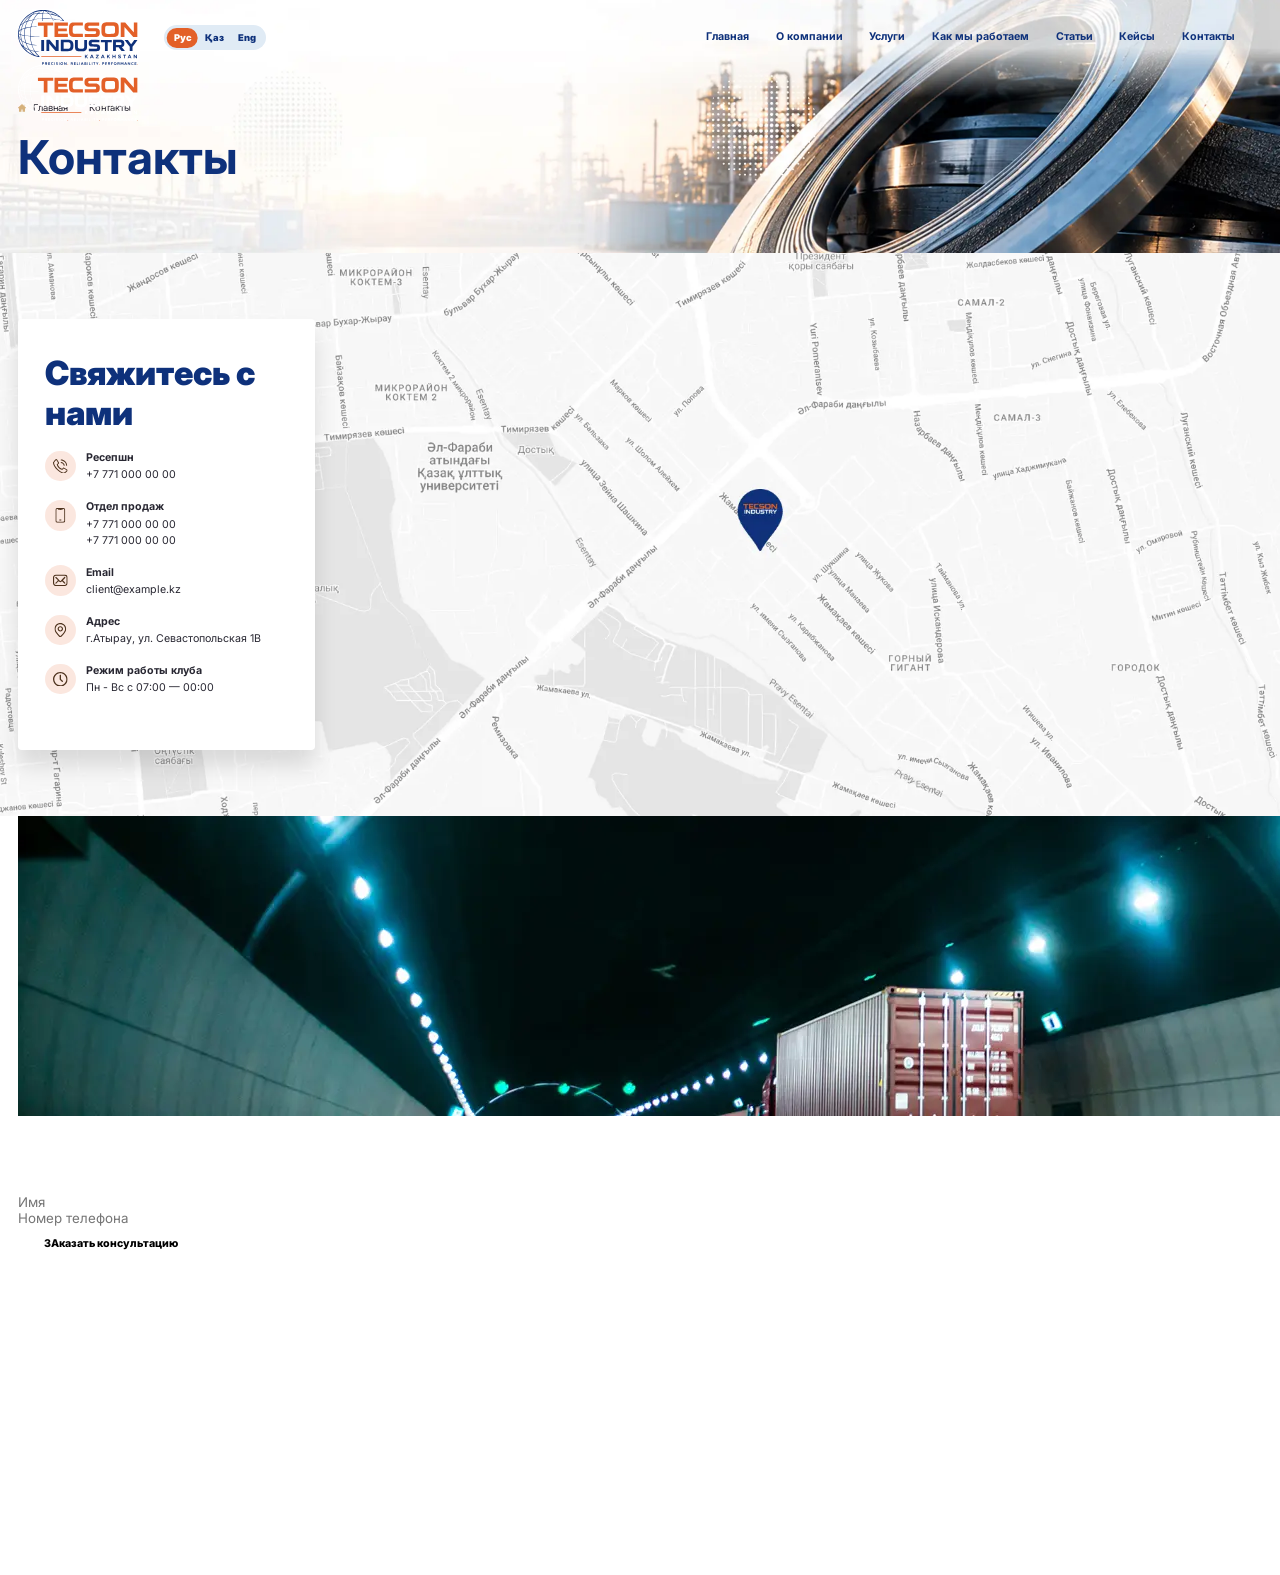
<file: contacts.html>
<!DOCTYPE html>
<html lang="en">

<head>
    <meta charset="UTF-8">
    <meta http-equiv="X-UA-Compatible" content="IE=edge">
    <meta name="viewport" content="width=device-width, initial-scale=1.0">
    <title>Contacts</title>
    <link rel="preconnect" href="https://fonts.googleapis.com">
    <link rel="preconnect" href="https://fonts.gstatic.com" crossorigin>
    <link
        href="https://fonts.googleapis.com/css2?family=Inter:ital,opsz,wght@0,14..32,100..900;1,14..32,100..900&display=swap"
        rel="stylesheet">
    <link rel="stylesheet" href="css/swiper.css">
    <link rel="stylesheet" href="css/aos.css">
    <link rel="stylesheet" href="css/fancybox.css">
    <link rel="stylesheet" href="css/style.min.css">
</head>

<body>

    <header class="header">
        <div class="container">
            <div class="header__inner">
                <div class="header__logo logo" data-aos="fade">
                    <img src="images/logo.svg" alt="logo">
                    <img src="images/logo-white.svg" alt="logo">
                </div>
                <div class="header__wrapper">
                    <div class="header__langs langs" data-aos="fade">
                        <ul class="langs__list">
                            <li class="langs__item">
                                Рус
                            </li>
                            <li class="langs__item">
                                <a class="langs__link" href="#">
                                    Қаз
                                </a>
                            </li>
                            <li class="langs__item">
                                <a class="langs__link" href="#">
                                    Eng
                                </a>
                            </li>
                        </ul>
                    </div>
                    <nav class="header__menu menu" data-aos="fade">
                        <ul class="menu__list">
                            <li class="menu__item">
                                <a class="menu__link" href="#">
                                    Главная
                                </a>
                            </li>
                            <li class="menu__item">
                                <a class="menu__link" href="#">
                                    О компании
                                </a>
                            </li>
                            <li class="menu__item">
                                <a class="menu__link" href="#">
                                    Услуги
                                </a>
                            </li>
                            <li class="menu__item">
                                <a class="menu__link" href="#">
                                    Как мы работаем
                                </a>
                            </li>
                            <li class="menu__item">
                                <a class="menu__link" href="#">
                                    Статьи
                                </a>
                            </li>
                            <li class="menu__item">
                                <a class="menu__link" href="#">
                                    Кейсы
                                </a>
                            </li>
                            <li class="menu__item">
                                <a class="menu__link" href="#">
                                    Контакты
                                </a>
                            </li>
                        </ul>
                    </nav>
                </div>
                <div class="header__wrp" data-aos="fade">
                    <div class="header__burger">
                        <span></span>
                        <span></span>
                        <span></span>
                    </div>
                </div>
            </div>
        </div>
    </header>

    <div class="big-wrapper">
        <div class="wrapper">
            <main class="main">
                <section class="main__head head pb-small">
                    <div class="container">
                        <div class="head__inner">
                            <picture class="head__bg">
                                <img src="images/head-bg.jpg" alt="img">
                            </picture>
                            <div class="head__breadcrumbs breadcrumbs" data-aos="fade-right">
                                <ul class="breadcrumbs__list">
                                    <li class="breadcrumbs__item">
                                        <a class="breadcrumbs__link" href="#">
                                            <svg width="13" height="13" viewBox="0 0 13 13" fill="none"
                                                xmlns="http://www.w3.org/2000/svg">
                                                <g clip-path="url(#clip0_5903_257389)">
                                                    <path
                                                        d="M12.7817 5.81L6.949 0.495292C6.69298 0.261978 6.30692 0.262003 6.05101 0.495266L0.218309 5.81002C0.0132296 5.9969 -0.0545125 6.28483 0.0456788 6.54353C0.145895 6.80223 0.389899 6.96938 0.667342 6.96938H1.59892V12.2943C1.59892 12.5054 1.77011 12.6766 1.98123 12.6766H5.17826C5.38938 12.6766 5.56056 12.5055 5.56056 12.2943V9.06118H7.43952V12.2943C7.43952 12.5055 7.6107 12.6766 7.82182 12.6766H11.0187C11.2298 12.6766 11.401 12.5055 11.401 12.2943V6.96938H12.3328C12.6102 6.96938 12.8542 6.80221 12.9544 6.54353C13.0545 6.2848 12.9867 5.9969 12.7817 5.81Z"
                                                        fill="#D6B17C" />
                                                    <path
                                                        d="M11.3014 1.08594H8.73389L11.6837 3.7681V1.46822C11.6837 1.2571 11.5125 1.08594 11.3014 1.08594Z"
                                                        fill="#D6B17C" />
                                                </g>
                                                <defs>
                                                    <clipPath id="clip0_5903_257389">
                                                        <rect width="13" height="13" fill="white" />
                                                    </clipPath>
                                                </defs>
                                            </svg>
                                            <span>
                                                Главная
                                            </span>
                                        </a>
                                    </li>
                                    <li class="breadcrumbs__item">
                                        <svg width="12" height="12" viewBox="0 0 12 12" fill="none"
                                            xmlns="http://www.w3.org/2000/svg">
                                            <g opacity="0.5">
                                                <path
                                                    d="M11.8082 6.46686L7.47455 10.8006C7.35085 10.9243 7.18597 10.9922 7.01017 10.9922C6.83417 10.9922 6.66939 10.9242 6.54569 10.8006L6.15223 10.407C6.02862 10.2835 5.96052 10.1185 5.96052 9.94264C5.96052 9.76683 6.02862 9.5963 6.15223 9.47279L8.6804 6.93905H0.648286C0.286143 6.93905 0 6.65554 0 6.2933V5.73692C0 5.37468 0.286143 5.06258 0.648286 5.06258H8.70908L6.15232 2.5147C6.02872 2.391 5.96062 2.23051 5.96062 2.05461C5.96062 1.8789 6.02872 1.71607 6.15232 1.59247L6.54578 1.20018C6.66949 1.07647 6.83427 1.00906 7.01027 1.00906C7.18607 1.00906 7.35095 1.07735 7.47465 1.20106L11.8083 5.53468C11.9323 5.65877 12.0005 5.82443 12 6.00052C12.0004 6.17721 11.9323 6.34296 11.8082 6.46686Z"
                                                    fill="white" />
                                            </g>
                                        </svg>
                                        <span>
                                            Контакты
                                        </span>
                                    </li>
                                </ul>
                            </div>
                            <h1 class="head__title" data-aos="fade-right">
                                Контакты
                            </h1>
                        </div>
                    </div>
                </section>
                <section class="main__contacts contacts">
                    <div class="container">
                        <div class="contacts__inner">
                            <div class="contacts__body" data-aos="fade-right">
                                <h2 class="contacts__title">
                                    Свяжитесь с нами
                                </h2>
                                <div class="contacts__connections connections">
                                    <ul class="connections__list">
                                        <li class="connections__item">
                                            <div class="connections__icon">
                                                <svg width="22" height="22" viewBox="0 0 22 22" fill="none"
                                                    xmlns="http://www.w3.org/2000/svg">
                                                    <g clip-path="url(#clip0_5903_258192)">
                                                        <g clip-path="url(#clip1_5903_258192)">
                                                            <path
                                                                d="M16.4335 21.9983C15.317 21.8934 14.3158 21.6104 13.3355 21.2277C10.8876 20.2684 8.76466 18.8007 6.82518 17.05C4.8228 15.2468 3.12444 13.1972 1.8035 10.8436C0.928113 9.28155 0.257158 7.64086 0.0160333 5.84291C-0.0259014 5.51791 0.0160333 5.22961 0.189014 4.96752C0.645054 4.2756 1.09061 3.57319 1.59383 2.91796C2.32244 1.96919 3.12969 1.08856 4.07846 0.344217C4.91715 -0.316255 5.71391 0.0768829 6.12802 0.658727C7.11348 2.02685 8.04129 3.43166 8.76466 4.96228C8.8695 5.18243 8.94813 5.41308 9.032 5.64372C9.24691 6.22556 9.11062 6.72878 8.66507 7.14812C8.26669 7.52554 7.85258 7.88722 7.42799 8.23843C7.24977 8.3852 7.22356 8.50576 7.30743 8.72068C8.42394 11.5827 10.4106 13.5641 13.2726 14.6806C13.4876 14.7645 13.6081 14.7383 13.7549 14.5601C14.1009 14.1355 14.4678 13.7214 14.8452 13.323C15.2593 12.8775 15.773 12.7254 16.3444 12.9666C16.9472 13.2234 17.5552 13.4698 18.1161 13.8053C19.1645 14.429 20.1814 15.1105 21.2088 15.7709C21.3241 15.8443 21.4394 15.9334 21.5285 16.0383C22.0527 16.6359 22.189 17.2072 21.6753 17.8467C21.3189 18.2975 20.9415 18.7378 20.5274 19.1362C19.5576 20.0745 18.504 20.908 17.356 21.6156C17.0573 21.7938 16.7532 21.9983 16.4335 21.9983ZM20.5274 17.1024C20.3806 16.9871 20.3124 16.9242 20.2338 16.8665C18.9391 15.9334 17.5762 15.1262 16.1399 14.4395C15.9407 14.3452 15.8307 14.3714 15.6996 14.5286C15.3484 14.9532 14.9658 15.3516 14.6303 15.7814C14.1952 16.3371 13.692 16.3842 13.0525 16.1588C11.0082 15.4407 9.2836 14.2718 7.89976 12.6101C6.89857 11.4097 6.14899 10.0678 5.72964 8.55294C5.63004 8.19125 5.67198 7.88198 5.96028 7.61989C6.45825 7.17433 6.95623 6.71829 7.46469 6.27798C7.6167 6.14693 7.65339 6.03685 7.55904 5.83766C6.85663 4.4014 6.04939 3.03852 5.11634 1.74903C5.05868 1.6704 4.9853 1.59702 4.92239 1.52887C4.86998 1.56557 4.84901 1.57605 4.82804 1.59177C3.56476 2.73974 2.46397 4.03447 1.54141 5.47598C1.49423 5.55461 1.47851 5.67517 1.49423 5.76952C1.7406 7.47312 2.41155 9.0247 3.29218 10.4872C5.34174 13.8944 8.07798 16.6359 11.4852 18.6854C12.9477 19.566 14.494 20.2422 16.1976 20.4886C16.3129 20.5043 16.4649 20.4781 16.5593 20.41C17.1726 19.9749 17.8016 19.5608 18.373 19.0785C19.1016 18.46 19.7883 17.7838 20.5274 17.1024Z"
                                                                fill="#4E331E" />
                                                            <path
                                                                d="M21.261 10.2482C20.7735 10.2482 20.307 10.2482 19.8143 10.2482C19.7618 8.03615 18.9965 6.11764 17.4292 4.55033C15.8672 2.98826 13.9539 2.22295 11.7471 2.17577C11.7471 1.68828 11.7471 1.22176 11.7471 0.749993C16.3546 0.540319 21.2872 4.57654 21.261 10.2482Z"
                                                                fill="#4E331E" />
                                                            <path
                                                                d="M11.7422 5.83743C11.7422 5.34994 11.7422 4.88342 11.7422 4.41165C14.7143 4.27012 17.655 6.92774 17.5816 10.2353C17.1046 10.2353 16.6328 10.2353 16.1558 10.2353C16.0772 7.71401 14.1325 5.90033 11.7422 5.83743Z"
                                                                fill="#4E331E" />
                                                        </g>
                                                    </g>
                                                    <defs>
                                                        <clipPath id="clip0_5903_258192">
                                                            <rect width="22" height="22" fill="white" />
                                                        </clipPath>
                                                        <clipPath id="clip1_5903_258192">
                                                            <rect width="22" height="22" fill="white" />
                                                        </clipPath>
                                                    </defs>
                                                </svg>
                                            </div>
                                            <div class="connections__box">
                                                <div class="connections__suptext">
                                                    Ресепшн
                                                </div>
                                                <a class="connections__link" href="+77710000000">
                                                    +7 771 000 00 00
                                                </a>
                                            </div>
                                        </li>
                                        <li class="connections__item">
                                            <div class="connections__icon">
                                                <svg width="22" height="22" viewBox="0 0 22 22" fill="none"
                                                    xmlns="http://www.w3.org/2000/svg">
                                                    <g clip-path="url(#clip0_5903_258238)">
                                                        <path
                                                            d="M3.57413 11.0021C3.57413 8.29171 3.56934 5.58129 3.57413 2.87086C3.57893 1.4365 4.50959 0.309153 5.91517 0.0405098C6.10226 0.0069293 6.29895 0.00213209 6.48604 0.00213209C9.49389 0.00213209 12.4969 -0.00266512 15.5048 0.00213209C17.2078 0.00213209 18.4215 1.21583 18.4215 2.91883C18.4215 8.3061 18.4215 13.6934 18.4215 19.0806C18.4215 20.7836 17.2078 21.9973 15.5048 21.9973C12.4969 22.0021 9.49389 22.0021 6.48604 21.9973C4.78783 21.9973 3.57413 20.7788 3.56934 19.0806C3.57413 16.3894 3.57413 13.6934 3.57413 11.0021ZM5.11404 10.9829C5.11404 13.679 5.11404 16.3702 5.11404 19.0662C5.11404 19.9489 5.63693 20.467 6.51482 20.467C9.50348 20.467 12.4921 20.467 15.4856 20.467C15.6295 20.467 15.7782 20.4622 15.9126 20.4286C16.5362 20.2751 16.8864 19.7714 16.8864 19.0423C16.8864 14.8447 16.8864 10.6471 16.8864 6.45438C16.8864 5.26467 16.8912 4.07017 16.8864 2.88046C16.8816 2.21844 16.4978 1.69075 15.8934 1.58521C15.5192 1.52285 15.1306 1.56123 14.7468 1.55643C14.6317 1.7723 14.5118 1.98818 14.3966 2.20405C14.3774 2.23763 14.3583 2.27601 14.3391 2.30959C14.1472 2.62621 13.8689 2.8133 13.4948 2.8133C11.8397 2.81809 10.1847 2.81809 8.52965 2.8133C8.13628 2.8133 7.84845 2.61661 7.66135 2.27121C7.56061 2.07932 7.46947 1.88264 7.36873 1.69555C7.33994 1.63798 7.27758 1.55643 7.22961 1.55643C6.82184 1.56123 6.40449 1.53244 6.01591 1.61879C5.44025 1.74832 5.11404 2.26641 5.11404 2.93323C5.11404 5.61007 5.11404 8.29651 5.11404 10.9829Z"
                                                            fill="#4E331E" />
                                                        <path
                                                            d="M11.0005 18.9239C10.6647 18.9239 10.3289 18.9287 9.9931 18.9239C9.54696 18.9143 9.22075 18.6025 9.21115 18.1851C9.20156 17.7534 9.51338 17.408 9.96911 17.3936C10.6551 17.3792 11.3411 17.3792 12.0271 17.3936C12.4781 17.4032 12.7947 17.7534 12.7851 18.1851C12.7755 18.6025 12.4493 18.9143 12.0031 18.9239C11.6721 18.9335 11.3363 18.9239 11.0005 18.9239Z"
                                                            fill="#4E331E" />
                                                    </g>
                                                    <defs>
                                                        <clipPath id="clip0_5903_258238">
                                                            <rect width="14.8522" height="22" fill="white"
                                                                transform="translate(3.57422)" />
                                                        </clipPath>
                                                    </defs>
                                                </svg>
                                            </div>
                                            <div class="connections__box">
                                                <div class="connections__suptext">
                                                    Отдел продаж
                                                </div>
                                                <a class="connections__link" href="+77710000000">
                                                    +7 771 000 00 00
                                                </a>
                                                <a class="connections__link" href="+77710000000">
                                                    +7 771 000 00 00
                                                </a>
                                            </div>
                                        </li>
                                        <li class="connections__item">
                                            <div class="connections__icon">
                                                <svg width="22" height="22" viewBox="0 0 22 22" fill="none"
                                                    xmlns="http://www.w3.org/2000/svg">
                                                    <g clip-path="url(#clip0_5903_258283)">
                                                        <g clip-path="url(#clip1_5903_258283)">
                                                            <path
                                                                d="M10.9976 2.375C13.1942 2.375 15.3859 2.375 17.5824 2.375C20.1328 2.375 22.0051 4.24724 22.0051 6.79762C22.0051 9.58387 22.0051 12.3652 22.0051 15.1515C22.0051 17.7018 20.1328 19.5741 17.5824 19.5741C13.1942 19.5741 8.80108 19.5741 4.41286 19.5741C1.86248 19.5741 -0.00976562 17.7018 -0.00976562 15.1515C-0.00976562 12.3456 -0.00976562 9.53473 -0.00976562 6.72391C-0.0048516 4.59122 1.4153 2.86149 3.50868 2.45362C3.79369 2.39957 4.09344 2.37991 4.38829 2.375C6.59468 2.375 8.79617 2.375 10.9976 2.375ZM10.9976 4.09491C8.80108 4.09491 6.60943 4.09491 4.41286 4.09491C2.8158 4.09491 1.71014 5.20056 1.71014 6.79762C1.71014 9.57896 1.71014 12.3652 1.71014 15.1465C1.71014 16.7387 2.82071 17.8493 4.41286 17.8493C8.80108 17.8493 13.1893 17.8493 17.5775 17.8493C19.1746 17.8493 20.2802 16.7387 20.2802 15.1465C20.2802 12.3652 20.2802 9.57896 20.2802 6.79762C20.2802 5.20548 19.1697 4.09491 17.5775 4.09491C15.3859 4.09491 13.1942 4.09491 10.9976 4.09491Z"
                                                                fill="#4E331E" />
                                                            <path
                                                                d="M13.6025 12.2209C13.3323 12.4715 13.0964 12.6828 12.8704 12.9089C11.8138 13.9654 10.1824 13.9654 9.13078 12.904C8.90473 12.6779 8.66886 12.4666 8.44282 12.2504C8.23151 12.4568 7.99564 12.673 7.77451 12.8991C6.84084 13.8671 5.91209 14.8352 4.98334 15.8033C4.59513 16.2111 4.06442 16.2504 3.69587 15.8966C3.32732 15.5477 3.35189 15.0121 3.74009 14.6091C4.86541 13.4396 5.9858 12.2701 7.11111 11.1005C7.15043 11.0612 7.18482 11.017 7.23888 10.958C6.89981 10.6091 6.56566 10.2602 6.2315 9.91625C5.40103 9.0563 4.56565 8.20126 3.73518 7.3413C3.35189 6.94818 3.33223 6.42238 3.68604 6.06857C4.04476 5.70984 4.58531 5.73933 4.97351 6.13736C6.73273 7.95555 8.49687 9.76883 10.2561 11.587C10.777 12.1226 11.2291 12.1226 11.75 11.5821C13.5141 9.76392 15.2733 7.95064 17.0325 6.13245C17.4109 5.73933 17.9367 5.70493 18.3003 6.04891C18.6689 6.39781 18.6542 6.93344 18.261 7.33639C17.1456 8.48627 16.0252 9.64106 14.9097 10.7909C14.8654 10.8352 14.8212 10.8843 14.7623 10.9531C15.121 11.3266 15.4748 11.7 15.8286 12.0686C16.6443 12.9187 17.465 13.7688 18.2807 14.619C18.6542 15.0121 18.664 15.5477 18.3003 15.8917C17.9318 16.2357 17.406 16.2013 17.0325 15.8082C15.9269 14.6583 14.8212 13.5035 13.7156 12.3536C13.6664 12.3143 13.632 12.2602 13.6025 12.2209Z"
                                                                fill="#4E331E" />
                                                        </g>
                                                    </g>
                                                    <defs>
                                                        <clipPath id="clip0_5903_258283">
                                                            <rect width="22" height="22" fill="white" />
                                                        </clipPath>
                                                        <clipPath id="clip1_5903_258283">
                                                            <rect width="22.0197" height="17.204" fill="white"
                                                                transform="translate(-0.00976562 2.375)" />
                                                        </clipPath>
                                                    </defs>
                                                </svg>
                                            </div>
                                            <div class="connections__box">
                                                <div class="connections__suptext">
                                                    Email
                                                </div>
                                                <a class="connections__link" href="mailto:client@example.kz">
                                                    client@example.kz
                                                </a>
                                            </div>
                                        </li>
                                        <li class="connections__item">
                                            <div class="connections__icon">
                                                <svg width="22" height="22" viewBox="0 0 22 22" fill="none"
                                                    xmlns="http://www.w3.org/2000/svg">
                                                    <g clip-path="url(#clip0_5903_258328)">
                                                        <path
                                                            d="M10.9719 22.0006C10.1821 21.2923 9.38364 20.6098 8.62383 19.8886C6.98403 18.3346 5.49446 16.6476 4.24529 14.7588C3.38676 13.4582 2.68276 12.0802 2.3651 10.5348C2.05603 9.04099 2.15476 7.56431 2.62695 6.11338C3.15066 4.49933 4.06071 3.14713 5.36139 2.06109C6.65778 0.979329 8.14734 0.309671 9.82578 0.0821587C11.384 -0.128183 12.8908 0.064988 14.3417 0.665964C15.7626 1.25406 16.9559 2.15552 17.9089 3.36606C18.8318 4.53796 19.4285 5.86011 19.6775 7.33679C19.9522 8.95943 19.7891 10.5391 19.1795 12.0716C18.5056 13.7629 17.5011 15.2525 16.3635 16.6605C14.8096 18.5879 13.0582 20.3222 11.1308 21.8761C11.1007 21.9019 11.0578 21.9319 10.9719 22.0006ZM10.9977 19.7384C11.0449 19.704 11.0792 19.6783 11.1093 19.6525C12.2168 18.6566 13.2857 17.6221 14.2644 16.4974C15.5608 15.0078 16.7327 13.441 17.5183 11.608C18.2094 9.99396 18.3081 8.33699 17.7544 6.6886C16.8486 4.00138 14.9641 2.36157 12.1653 1.82928C10.7659 1.56313 9.40081 1.7606 8.10442 2.3487C6.45173 3.09991 5.24978 4.31045 4.52003 5.96743C3.90188 7.37543 3.73876 8.84353 4.08217 10.3503C4.38695 11.6896 5.04373 12.8658 5.79495 13.9947C7.06129 15.8835 8.60666 17.5276 10.2593 19.0773C10.504 19.3005 10.7487 19.5151 10.9977 19.7384Z"
                                                            fill="#4E331E" />
                                                        <path
                                                            d="M10.9933 12.8827C8.74393 12.8784 6.91954 11.0455 6.92384 8.79609C6.92813 6.55102 8.77398 4.71375 11.0148 4.72663C13.2598 4.73522 15.0928 6.57678 15.0842 8.81756C15.0756 11.0669 13.2427 12.8913 10.9933 12.8827ZM10.9976 11.1657C12.2983 11.1657 13.3586 10.1097 13.3629 8.81326C13.3629 7.51258 12.3026 6.448 11.0062 6.448C9.70979 6.4437 8.6452 7.50829 8.64091 8.80468C8.64091 10.1011 9.69691 11.1614 10.9976 11.1657Z"
                                                            fill="#4E331E" />
                                                    </g>
                                                    <defs>
                                                        <clipPath id="clip0_5903_258328">
                                                            <rect width="17.6215" height="22" fill="white"
                                                                transform="translate(2.18945)" />
                                                        </clipPath>
                                                    </defs>
                                                </svg>
                                            </div>
                                            <div class="connections__box">
                                                <div class="connections__suptext">
                                                    Адрес
                                                </div>
                                                <a class="connections__link" href="#">
                                                    г.Атырау, ул. Севастопольская 1В
                                                </a>
                                            </div>
                                        </li>
                                        <li class="connections__item">
                                            <div class="connections__icon">
                                                <svg width="22" height="22" viewBox="0 0 22 22" fill="none"
                                                    xmlns="http://www.w3.org/2000/svg">
                                                    <g clip-path="url(#clip0_5903_258373)">
                                                        <g clip-path="url(#clip1_5903_258373)">
                                                            <path
                                                                d="M5.33252e-05 10.9977C0.0187967 4.91077 4.95298 -0.00935831 11.0258 1.33659e-05C17.0659 0.00938504 22.0235 4.98574 22.0001 11.007C21.9766 17.1361 17.0331 22.0234 10.8759 22C4.90612 21.9766 -0.01869 16.9955 5.33252e-05 10.9977ZM2.00559 11.0024C2.01028 15.96 6.0401 19.9992 10.9837 19.9992C15.9647 19.9945 19.9992 15.9647 19.9992 10.9883C19.9992 6.04006 15.96 2.00555 11.0071 2.00555C6.03541 2.00555 2.00091 6.04006 2.00559 11.0024Z"
                                                                fill="#4E331E" />
                                                            <path
                                                                d="M10.0041 7.99752C10.0041 6.99007 9.99942 5.98261 10.0088 4.97516C10.0135 4.54875 10.2337 4.24417 10.6179 4.08485C11.0022 3.92553 11.3724 3.99113 11.6816 4.27697C11.9159 4.48783 11.9956 4.76429 11.9956 5.07824C11.9909 6.26376 11.9956 7.44928 11.9956 8.63948C11.9956 9.21584 11.9862 9.79688 12.005 10.3732C12.0096 10.4951 12.0706 10.645 12.1549 10.734C12.9843 11.5822 13.8277 12.4163 14.6665 13.255C14.9477 13.5362 15.0554 13.8736 14.943 14.2625C14.8352 14.642 14.5775 14.8763 14.1979 14.9654C13.8559 15.045 13.5419 14.956 13.2936 14.7076C12.2861 13.7049 11.2833 12.7021 10.2806 11.6946C10.0697 11.4838 9.99942 11.2214 10.0041 10.9262C10.0041 9.95151 10.0041 8.97217 10.0041 7.99752Z"
                                                                fill="#4E331E" />
                                                        </g>
                                                    </g>
                                                    <defs>
                                                        <clipPath id="clip0_5903_258373">
                                                            <rect width="22" height="22" fill="white" />
                                                        </clipPath>
                                                        <clipPath id="clip1_5903_258373">
                                                            <rect width="22" height="22" fill="white" />
                                                        </clipPath>
                                                    </defs>
                                                </svg>
                                            </div>
                                            <div class="connections__box">
                                                <div class="connections__suptext">
                                                    Режим работы клуба
                                                </div>
                                                <div class="connections__text">
                                                    Пн - Вс с 07:00 — 00:00
                                                </div>
                                            </div>
                                        </li>
                                    </ul>
                                </div>
                            </div>
                            <picture class="contacts__map" data-aos="zoom-in">
                                <img src="images/map-img.jpg" alt="img">
                            </picture>
                        </div>
                    </div>
                </section>
                <section class="main__contact contact pt-small pb-small" data-aos="fade-up">
                    <div class="container">
                        <div class="contact__inner">
                            <picture class="contact__bg">
                                <img src="images/contact-bg.jpg" alt="bg">
                            </picture>
                            <div class="contact__titling titling titling--white">
                                <h2 class="titling__title">
                                    Желаете связаться с нами?
                                </h2>
                                <p class="titling__text">
                                    Оставляйте заявку и наш менеджер совсем скоро Вам ответит
                                </p>
                            </div>
                            <form class="contact__form" action="#" method="post">
                                <div class="contact__input input">
                                    <input class="input__field" type="text" placeholder="Имя">
                                </div>
                                <div class="contact__input input">
                                    <input class="input__field" type="tel" placeholder="Номер телефона">
                                </div>
                                <button class="contact__btn btn" type="submit">ЗАказать консультацию</button>
                            </form>
                        </div>
                    </div>
                </section>
            </main>
            <footer class="footer mt-unset" data-aos="fade">
                <div class="container">
                    <div class="footer__top">
                        <div class="footer__box">
                            <a class="footer__logo logo" href="#">
                                <img src="images/logo-white.svg" alt="logo">
                            </a>
                            <div class="footer__networks networks">
                                <div class="networks__text">
                                    Наши соцсети:
                                </div>
                                <ul class="networks__list">
                                    <li class="networks__item">
                                        <a class="networks__link" href="#">
                                            <svg width="20" height="20" viewBox="0 0 20 20" fill="none"
                                                xmlns="http://www.w3.org/2000/svg">
                                                <g opacity="0.6">
                                                    <path
                                                        d="M11.5488 20V10.8777H14.6096L15.0688 7.32156H11.5488V5.05147C11.5488 4.0222 11.8335 3.32076 13.3111 3.32076L15.1926 3.31999V0.13923C14.8673 0.0969453 13.7503 0 12.4503 0C9.73573 0 7.87727 1.65697 7.87727 4.69927V7.32156H4.80725V10.8777H7.87727V20H11.5488Z"
                                                        fill="white" />
                                                </g>
                                            </svg>
                                        </a>
                                    </li>
                                    <li class="networks__item">
                                        <a class="networks__link" href="#">
                                            <svg width="20" height="20" viewBox="0 0 20 20" fill="none"
                                                xmlns="http://www.w3.org/2000/svg">
                                                <g opacity="0.6" clip-path="url(#clip0_5903_256085)">
                                                    <path
                                                        d="M14.5862 0H5.41381C2.42858 0 0 2.42858 0 5.41381V14.5863C0 17.5714 2.42858 20 5.41381 20H14.5863C17.5714 20 20 17.5714 20 14.5863V5.41381C20 2.42858 17.5714 0 14.5862 0V0ZM9.99998 15.4686C6.98454 15.4686 4.53139 13.0154 4.53139 9.99998C4.53139 6.98454 6.98454 4.53139 9.99998 4.53139C13.0154 4.53139 15.4686 6.98454 15.4686 9.99998C15.4686 13.0154 13.0154 15.4686 9.99998 15.4686V15.4686ZM15.5993 5.82106C14.7082 5.82106 13.9834 5.09627 13.9834 4.20516C13.9834 3.31405 14.7082 2.58911 15.5993 2.58911C16.4904 2.58911 17.2154 3.31405 17.2154 4.20516C17.2154 5.09627 16.4904 5.82106 15.5993 5.82106Z"
                                                        fill="white" />
                                                    <path
                                                        d="M9.99996 5.70312C7.63119 5.70312 5.70386 7.63031 5.70386 9.99923C5.70386 12.368 7.63119 14.2953 9.99996 14.2953C12.3689 14.2953 14.2961 12.368 14.2961 9.99923C14.2961 7.63031 12.3689 5.70312 9.99996 5.70312V5.70312Z"
                                                        fill="white" />
                                                    <path
                                                        d="M15.5994 3.76562C15.3549 3.76562 15.1559 3.9646 15.1559 4.20904C15.1559 4.45349 15.3549 4.65246 15.5994 4.65246C15.844 4.65246 16.0429 4.45364 16.0429 4.20904C16.0429 3.96445 15.844 3.76562 15.5994 3.76562Z"
                                                        fill="white" />
                                                </g>
                                                <defs>
                                                    <clipPath id="clip0_5903_256085">
                                                        <rect width="20" height="20" fill="white" />
                                                    </clipPath>
                                                </defs>
                                            </svg>
                                        </a>
                                    </li>
                                    <li class="networks__item">
                                        <a class="networks__link" href="#">
                                            <svg width="20" height="20" viewBox="0 0 20 20" fill="none"
                                                xmlns="http://www.w3.org/2000/svg">
                                                <g opacity="0.6">
                                                    <path
                                                        d="M19.15 4.45C18.6075 3.485 18.0188 3.3075 16.82 3.24C15.6225 3.15875 12.6112 3.125 10.0025 3.125C7.38875 3.125 4.37625 3.15875 3.18 3.23875C1.98375 3.3075 1.39375 3.48375 0.84625 4.45C0.2875 5.41375 0 7.07375 0 9.99625C0 9.99875 0 10 0 10C0 10.0025 0 10.0038 0 10.0038V10.0063C0 12.9163 0.2875 14.5888 0.84625 15.5425C1.39375 16.5075 1.9825 16.6825 3.17875 16.7638C4.37625 16.8338 7.38875 16.875 10.0025 16.875C12.6112 16.875 15.6225 16.8337 16.8212 16.765C18.02 16.6837 18.6088 16.5088 19.1513 15.5438C19.715 14.59 20 12.9175 20 10.0075C20 10.0075 20 10.0038 20 10.0013C20 10.0013 20 9.99875 20 9.9975C20 7.07375 19.715 5.41375 19.15 4.45ZM7.5 13.75V6.25L13.75 10L7.5 13.75Z"
                                                        fill="white" />
                                                </g>
                                            </svg>
                                        </a>
                                    </li>
                                    <li class="networks__item">
                                        <a class="networks__link" href="#">
                                            <svg width="20" height="20" viewBox="0 0 20 20" fill="none"
                                                xmlns="http://www.w3.org/2000/svg">
                                                <g opacity="0.6">
                                                    <g clip-path="url(#clip0_5903_256078)">
                                                        <path
                                                            d="M7.84753 12.6486L7.51669 17.3019C7.99003 17.3019 8.19503 17.0986 8.44086 16.8544L10.66 14.7336L15.2584 18.1011C16.1017 18.5711 16.6959 18.3236 16.9234 17.3252L19.9417 3.1819L19.9425 3.18107C20.21 1.9344 19.4917 1.4469 18.67 1.75273L0.928359 8.54523C-0.282474 9.01523 -0.264141 9.69023 0.722526 9.99607L5.25836 11.4069L15.7942 4.8144C16.29 4.48607 16.7409 4.66773 16.37 4.99607L7.84753 12.6486Z"
                                                            fill="white" />
                                                    </g>
                                                </g>
                                                <defs>
                                                    <clipPath id="clip0_5903_256078">
                                                        <rect width="20" height="20" fill="white" />
                                                    </clipPath>
                                                </defs>
                                            </svg>
                                        </a>
                                    </li>
                                    <li class="networks__item">
                                        <a class="networks__link" href="#">
                                            <svg width="20" height="21" viewBox="0 0 20 21" fill="none"
                                                xmlns="http://www.w3.org/2000/svg">
                                                <g opacity="0.6">
                                                    <g clip-path="url(#clip0_5903_256081)">
                                                        <path
                                                            d="M10.6799 11.3119C10.4512 11.5409 10.0802 11.5409 9.85135 11.3119L7.18869 8.64724C7.07883 8.53729 7.01703 8.3881 7.01703 8.23265C7.01703 8.07705 7.07883 7.92801 7.18869 7.81792L7.66202 7.34439L6.27179 5.95312L5.13288 7.09289C4.74958 7.47648 4.74973 8.10057 5.13288 8.48415L10.0143 13.3695C10.1988 13.5541 10.4457 13.6557 10.7095 13.6557C10.9733 13.6557 11.2202 13.554 11.4047 13.3694L12.5436 12.2298L11.1534 10.8384L10.6799 11.3119Z"
                                                            fill="white" />
                                                        <path
                                                            d="M19.1595 7.06428C19.1595 5.18437 18.4235 3.41242 17.0865 2.0746C15.7497 0.736785 13.979 0 12.1007 0H7.91809C7.91809 0 7.91809 0 7.91794 0C6.03973 0 4.2691 0.736785 2.93243 2.07445C1.59561 3.41227 0.859375 5.18437 0.859375 7.06412V10.3542C0.859375 11.8099 1.3031 13.2104 2.14264 14.404C2.8833 15.4571 3.87939 16.2795 5.04074 16.8011V18.691C5.04074 19.6681 5.58746 20.0147 6.0556 20.0149C6.39008 20.0149 6.7247 19.8497 7.05032 19.524L9.15405 17.4184H12.1008C13.9792 17.4184 15.7498 16.6816 17.0866 15.3438C18.4235 14.0059 19.1597 12.234 19.1597 10.3542L19.1595 7.06428ZM13.7866 12.6405L12.2333 14.1948C11.8274 14.601 11.2863 14.8244 10.7095 14.8244C10.1328 14.8244 9.59167 14.6009 9.18579 14.1948L4.3042 9.30945C3.4642 8.46852 3.4642 7.10047 4.3042 6.25969L5.85754 4.70534C5.96741 4.59525 6.11633 4.53356 6.27182 4.53356C6.42715 4.53356 6.57623 4.59525 6.6861 4.70534L8.90503 6.92593C9.01489 7.03587 9.07654 7.18506 9.07654 7.34051C9.07654 7.49596 9.01489 7.64515 8.90488 7.7551L8.4317 8.22863L10.2658 10.0641L10.7391 9.59042C10.968 9.36152 11.339 9.36152 11.5677 9.59057L13.7866 11.8112C13.8966 11.9211 13.9583 12.0703 13.9583 12.2257C13.9583 12.3813 13.8966 12.5305 13.7866 12.6405ZM9.56573 5.69256C9.56573 5.36883 9.82803 5.10619 10.1517 5.10619C12.1819 5.10619 13.8336 6.75903 13.8336 8.79057C13.8336 9.11445 13.5713 9.37694 13.2477 9.37694C12.9242 9.37694 12.6617 9.11445 12.6617 8.79057C12.6617 7.40572 11.5358 6.27893 10.1517 6.27893C9.82803 6.27893 9.56573 6.01644 9.56573 5.69256ZM15.7579 9.37725C15.4343 9.37725 15.172 9.1146 15.172 8.79087C15.1721 7.44878 14.6498 6.18716 13.7016 5.23812C12.7533 4.28923 11.4926 3.76654 10.1515 3.76654C9.82803 3.76654 9.56558 3.50404 9.56558 3.18016C9.56558 2.85643 9.82803 2.59379 10.1515 2.59379C11.8056 2.59379 13.3606 3.23849 14.5302 4.40895C15.6999 5.57941 16.344 7.13559 16.3438 8.79087C16.3438 9.1146 16.0815 9.37725 15.7579 9.37725Z"
                                                            fill="white" />
                                                    </g>
                                                </g>
                                                <defs>
                                                    <clipPath id="clip0_5903_256081">
                                                        <rect width="20" height="20.0149" fill="white" />
                                                    </clipPath>
                                                </defs>
                                            </svg>
                                        </a>
                                    </li>
                                </ul>
                            </div>
                        </div>
                        <nav class="footer__nav nav">
                            <ul class="nav__list">
                                <li class="nav__item">
                                    <a class="nav__link" href="#">
                                        О компании
                                    </a>
                                </li>
                                <li class="nav__item">
                                    <a class="nav__link" href="#">
                                        Кейсы
                                    </a>
                                </li>
                                <li class="nav__item">
                                    <a class="nav__link" href="#">
                                        Услуги
                                    </a>
                                </li>
                                <li class="nav__item">
                                    <a class="nav__link" href="#">
                                        Контакты
                                    </a>
                                </li>
                                <li class="nav__item">
                                    <a class="nav__link" href="#">
                                        Как мы работаем
                                    </a>
                                </li>
                                <li class="nav__item">
                                    <a class="nav__link" href="#">
                                        Статьи
                                    </a>
                                </li>
                            </ul>
                        </nav>
                        <div class="footer__connections connections connections--additional">
                            <ul class="connections__list">
                                <li class="connections__item">
                                    <div class="connections__icon">
                                        <svg width="22" height="22" viewBox="0 0 22 22" fill="none"
                                            xmlns="http://www.w3.org/2000/svg">
                                            <g clip-path="url(#clip0_5903_259050)">
                                                <path
                                                    d="M3.57401 11.0021C3.57401 8.29171 3.56921 5.58129 3.57401 2.87086C3.57881 1.4365 4.50947 0.309153 5.91505 0.0405098C6.10214 0.0069293 6.29883 0.00213209 6.48592 0.00213209C9.49377 0.00213209 12.4968 -0.00266512 15.5047 0.00213209C17.2077 0.00213209 18.4214 1.21583 18.4214 2.91883C18.4214 8.3061 18.4214 13.6934 18.4214 19.0806C18.4214 20.7836 17.2077 21.9973 15.5047 21.9973C12.4968 22.0021 9.49377 22.0021 6.48592 21.9973C4.7877 21.9973 3.57401 20.7788 3.56921 19.0806C3.57401 16.3894 3.57401 13.6934 3.57401 11.0021ZM5.11391 10.9829C5.11391 13.679 5.11391 16.3702 5.11391 19.0662C5.11391 19.9489 5.63681 20.467 6.5147 20.467C9.50336 20.467 12.492 20.467 15.4855 20.467C15.6294 20.467 15.7781 20.4622 15.9124 20.4286C16.5361 20.2751 16.8863 19.7714 16.8863 19.0423C16.8863 14.8447 16.8863 10.6471 16.8863 6.45438C16.8863 5.26467 16.8911 4.07017 16.8863 2.88046C16.8815 2.21844 16.4977 1.69075 15.8932 1.58521C15.5191 1.52285 15.1305 1.56123 14.7467 1.55643C14.6316 1.7723 14.5116 1.98818 14.3965 2.20405C14.3773 2.23763 14.3581 2.27601 14.3389 2.30959C14.1471 2.62621 13.8688 2.8133 13.4946 2.8133C11.8396 2.81809 10.1846 2.81809 8.52953 2.8133C8.13616 2.8133 7.84832 2.61661 7.66123 2.27121C7.56049 2.07932 7.46934 1.88264 7.3686 1.69555C7.33982 1.63798 7.27746 1.55643 7.22948 1.55643C6.82172 1.56123 6.40436 1.53244 6.01579 1.61879C5.44013 1.74832 5.11391 2.26641 5.11391 2.93323C5.11391 5.61007 5.11391 8.29651 5.11391 10.9829Z"
                                                    fill="#4E331E" />
                                                <path
                                                    d="M11.0001 18.9239C10.6643 18.9239 10.3285 18.9287 9.99273 18.9239C9.54659 18.9143 9.22038 18.6025 9.21079 18.1851C9.20119 17.7534 9.51301 17.408 9.96875 17.3936C10.6547 17.3792 11.3407 17.3792 12.0267 17.3936C12.4777 17.4032 12.7943 17.7534 12.7847 18.1851C12.7751 18.6025 12.4489 18.9143 12.0028 18.9239C11.6718 18.9335 11.336 18.9239 11.0001 18.9239Z"
                                                    fill="#4E331E" />
                                            </g>
                                            <defs>
                                                <clipPath id="clip0_5903_259050">
                                                    <rect width="14.8522" height="22" fill="white"
                                                        transform="translate(3.57397)" />
                                                </clipPath>
                                            </defs>
                                        </svg>
                                    </div>
                                    <div class="connections__box">
                                        <div class="connections__suptext">
                                            Отдел продаж
                                        </div>
                                        <a class="connections__link" href="+77710000000">
                                            +7 771 000 00 00

                                        </a>
                                        <a class="connections__link" href="+77710000000">
                                            +7 771 000 00 00
                                        </a>
                                    </div>
                                </li>
                                <li class="connections__item">
                                    <div class="connections__icon">
                                        <svg width="22" height="22" viewBox="0 0 22 22" fill="none"
                                            xmlns="http://www.w3.org/2000/svg">
                                            <g clip-path="url(#clip0_5903_259140)">
                                                <path
                                                    d="M10.9721 22.0006C10.1822 21.2923 9.38376 20.6098 8.62395 19.8886C6.98415 18.3346 5.49459 16.6476 4.24542 14.7588C3.38688 13.4582 2.68288 12.0802 2.36522 10.5348C2.05615 9.04099 2.15488 7.56431 2.62707 6.11338C3.15078 4.49933 4.06083 3.14713 5.36151 2.06109C6.6579 0.979329 8.14747 0.309671 9.8259 0.0821587C11.3841 -0.128183 12.8909 0.064988 14.3418 0.665964C15.7627 1.25406 16.9561 2.15552 17.909 3.36606C18.832 4.53796 19.4286 5.86011 19.6776 7.33679C19.9523 8.95943 19.7892 10.5391 19.1797 12.0716C18.5057 13.7629 17.5012 15.2525 16.3637 16.6605C14.8097 18.5879 13.0583 20.3222 11.1309 21.8761C11.1008 21.9019 11.0579 21.9319 10.9721 22.0006ZM10.9978 19.7384C11.045 19.704 11.0794 19.6783 11.1094 19.6525C12.2169 18.6566 13.2858 17.6221 14.2645 16.4974C15.5609 15.0078 16.7328 13.441 17.5184 11.608C18.2095 9.99396 18.3082 8.33699 17.7545 6.6886C16.8487 4.00138 14.9642 2.36157 12.1654 1.82928C10.766 1.56313 9.40093 1.7606 8.10454 2.3487C6.45186 3.09991 5.2499 4.31045 4.52015 5.96743C3.902 7.37543 3.73888 8.84353 4.08229 10.3503C4.38707 11.6896 5.04386 12.8658 5.79507 13.9947C7.06142 15.8835 8.60678 17.5276 10.2595 19.0773C10.5041 19.3005 10.7488 19.5151 10.9978 19.7384Z"
                                                    fill="#4E331E" />
                                                <path
                                                    d="M10.9935 12.8827C8.74418 12.8784 6.91979 11.0455 6.92408 8.79609C6.92837 6.55102 8.77423 4.71375 11.015 4.72663C13.2601 4.73522 15.0931 6.57678 15.0845 8.81756C15.0759 11.0669 13.2429 12.8913 10.9935 12.8827ZM10.9978 11.1657C12.2985 11.1657 13.3588 10.1097 13.3631 8.81326C13.3631 7.51258 12.3028 6.448 11.0064 6.448C9.71003 6.4437 8.64545 7.50829 8.64115 8.80468C8.64115 10.1011 9.69715 11.1614 10.9978 11.1657Z"
                                                    fill="#4E331E" />
                                            </g>
                                            <defs>
                                                <clipPath id="clip0_5903_259140">
                                                    <rect width="17.6215" height="22" fill="white"
                                                        transform="translate(2.18921)" />
                                                </clipPath>
                                            </defs>
                                        </svg>
                                    </div>
                                    <div class="connections__box">
                                        <div class="connections__suptext">
                                            Адрес
                                        </div>
                                        <a class="connections__link" href="#">
                                            г.Атырау, ул. Севастопольская 1В
                                        </a>
                                    </div>
                                </li>
                                <li class="connections__item">
                                    <div class="connections__icon">
                                        <svg width="22" height="22" viewBox="0 0 22 22" fill="none"
                                            xmlns="http://www.w3.org/2000/svg">
                                            <g clip-path="url(#clip0_5903_259095)">
                                                <g clip-path="url(#clip1_5903_259095)">
                                                    <path
                                                        d="M10.9975 2.375C13.1941 2.375 15.3858 2.375 17.5823 2.375C20.1327 2.375 22.0049 4.24724 22.0049 6.79762C22.0049 9.58387 22.0049 12.3652 22.0049 15.1515C22.0049 17.7018 20.1327 19.5741 17.5823 19.5741C13.1941 19.5741 8.80096 19.5741 4.41273 19.5741C1.86236 19.5741 -0.0098877 17.7018 -0.0098877 15.1515C-0.0098877 12.3456 -0.0098877 9.53473 -0.0098877 6.72391C-0.00497367 4.59122 1.41518 2.86149 3.50855 2.45362C3.79357 2.39957 4.09332 2.37991 4.38816 2.375C6.59456 2.375 8.79604 2.375 10.9975 2.375ZM10.9975 4.09491C8.80096 4.09491 6.6093 4.09491 4.41273 4.09491C2.81568 4.09491 1.71002 5.20056 1.71002 6.79762C1.71002 9.57896 1.71002 12.3652 1.71002 15.1465C1.71002 16.7387 2.82059 17.8493 4.41273 17.8493C8.80096 17.8493 13.1892 17.8493 17.5774 17.8493C19.1745 17.8493 20.2801 16.7387 20.2801 15.1465C20.2801 12.3652 20.2801 9.57896 20.2801 6.79762C20.2801 5.20548 19.1695 4.09491 17.5774 4.09491C15.3858 4.09491 13.1941 4.09491 10.9975 4.09491Z"
                                                        fill="#4E331E" />
                                                    <path
                                                        d="M13.6019 12.2209C13.3317 12.4715 13.0958 12.6828 12.8697 12.9089C11.8132 13.9654 10.1818 13.9654 9.13017 12.904C8.90412 12.6779 8.66825 12.4666 8.4422 12.2504C8.2309 12.4568 7.99503 12.673 7.7739 12.8991C6.84023 13.8671 5.91148 14.8352 4.98273 15.8033C4.59452 16.2111 4.06381 16.2504 3.69526 15.8966C3.32671 15.5477 3.35128 15.0121 3.73948 14.6091C4.8648 13.4396 5.98519 12.2701 7.1105 11.1005C7.14982 11.0612 7.18421 11.017 7.23827 10.958C6.8992 10.6091 6.56505 10.2602 6.23089 9.91625C5.40042 9.0563 4.56504 8.20126 3.73457 7.3413C3.35128 6.94818 3.33162 6.42238 3.68543 6.06857C4.04415 5.70984 4.5847 5.73933 4.9729 6.13736C6.73212 7.95555 8.49626 9.76883 10.2555 11.587C10.7764 12.1226 11.2285 12.1226 11.7493 11.5821C13.5135 9.76392 15.2727 7.95064 17.0319 6.13245C17.4103 5.73933 17.9361 5.70493 18.2997 6.04891C18.6683 6.39781 18.6535 6.93344 18.2604 7.33639C17.1449 8.48627 16.0245 9.64106 14.9091 10.7909C14.8648 10.8352 14.8206 10.8843 14.7616 10.9531C15.1204 11.3266 15.4742 11.7 15.828 12.0686C16.6437 12.9187 17.4644 13.7688 18.2801 14.619C18.6535 15.0121 18.6634 15.5477 18.2997 15.8917C17.9312 16.2357 17.4054 16.2013 17.0319 15.8082C15.9263 14.6583 14.8206 13.5035 13.715 12.3536C13.6658 12.3143 13.6314 12.2602 13.6019 12.2209Z"
                                                        fill="#4E331E" />
                                                </g>
                                            </g>
                                            <defs>
                                                <clipPath id="clip0_5903_259095">
                                                    <rect width="22" height="22" fill="white" />
                                                </clipPath>
                                                <clipPath id="clip1_5903_259095">
                                                    <rect width="22.0197" height="17.204" fill="white"
                                                        transform="translate(-0.0098877 2.375)" />
                                                </clipPath>
                                            </defs>
                                        </svg>
                                    </div>
                                    <div class="connections__box">
                                        <div class="connections__suptext">
                                            Email
                                        </div>
                                        <a class="connections__link" href="mailto:client@example.kz">
                                            client@example.kz
                                        </a>
                                    </div>
                                </li>
                                <li class="connections__item">
                                    <div class="connections__icon">
                                        <svg width="22" height="22" viewBox="0 0 22 22" fill="none"
                                            xmlns="http://www.w3.org/2000/svg">
                                            <g clip-path="url(#clip0_5903_259185)">
                                                <g clip-path="url(#clip1_5903_259185)">
                                                    <path
                                                        d="M10.9975 2.375C13.1941 2.375 15.3858 2.375 17.5823 2.375C20.1327 2.375 22.0049 4.24724 22.0049 6.79762C22.0049 9.58387 22.0049 12.3652 22.0049 15.1515C22.0049 17.7018 20.1327 19.5741 17.5823 19.5741C13.1941 19.5741 8.80096 19.5741 4.41273 19.5741C1.86236 19.5741 -0.0098877 17.7018 -0.0098877 15.1515C-0.0098877 12.3456 -0.0098877 9.53473 -0.0098877 6.72391C-0.00497367 4.59122 1.41518 2.86149 3.50855 2.45362C3.79357 2.39957 4.09332 2.37991 4.38816 2.375C6.59456 2.375 8.79604 2.375 10.9975 2.375ZM10.9975 4.09491C8.80096 4.09491 6.6093 4.09491 4.41273 4.09491C2.81568 4.09491 1.71002 5.20056 1.71002 6.79762C1.71002 9.57896 1.71002 12.3652 1.71002 15.1465C1.71002 16.7387 2.82059 17.8493 4.41273 17.8493C8.80096 17.8493 13.1892 17.8493 17.5774 17.8493C19.1745 17.8493 20.2801 16.7387 20.2801 15.1465C20.2801 12.3652 20.2801 9.57896 20.2801 6.79762C20.2801 5.20548 19.1695 4.09491 17.5774 4.09491C15.3858 4.09491 13.1941 4.09491 10.9975 4.09491Z"
                                                        fill="#4E331E" />
                                                    <path
                                                        d="M13.6019 12.2209C13.3317 12.4715 13.0958 12.6828 12.8697 12.9089C11.8132 13.9654 10.1818 13.9654 9.13017 12.904C8.90412 12.6779 8.66825 12.4666 8.4422 12.2504C8.2309 12.4568 7.99503 12.673 7.7739 12.8991C6.84023 13.8671 5.91148 14.8352 4.98273 15.8033C4.59452 16.2111 4.06381 16.2504 3.69526 15.8966C3.32671 15.5477 3.35128 15.0121 3.73948 14.6091C4.8648 13.4396 5.98519 12.2701 7.1105 11.1005C7.14982 11.0612 7.18421 11.017 7.23827 10.958C6.8992 10.6091 6.56505 10.2602 6.23089 9.91625C5.40042 9.0563 4.56504 8.20126 3.73457 7.3413C3.35128 6.94818 3.33162 6.42238 3.68543 6.06857C4.04415 5.70984 4.5847 5.73933 4.9729 6.13736C6.73212 7.95555 8.49626 9.76883 10.2555 11.587C10.7764 12.1226 11.2285 12.1226 11.7493 11.5821C13.5135 9.76392 15.2727 7.95064 17.0319 6.13245C17.4103 5.73933 17.9361 5.70493 18.2997 6.04891C18.6683 6.39781 18.6535 6.93344 18.2604 7.33639C17.1449 8.48627 16.0245 9.64106 14.9091 10.7909C14.8648 10.8352 14.8206 10.8843 14.7616 10.9531C15.1204 11.3266 15.4742 11.7 15.828 12.0686C16.6437 12.9187 17.4644 13.7688 18.2801 14.619C18.6535 15.0121 18.6634 15.5477 18.2997 15.8917C17.9312 16.2357 17.4054 16.2013 17.0319 15.8082C15.9263 14.6583 14.8206 13.5035 13.715 12.3536C13.6658 12.3143 13.6314 12.2602 13.6019 12.2209Z"
                                                        fill="#4E331E" />
                                                </g>
                                            </g>
                                            <defs>
                                                <clipPath id="clip0_5903_259185">
                                                    <rect width="22" height="22" fill="white" />
                                                </clipPath>
                                                <clipPath id="clip1_5903_259185">
                                                    <rect width="22.0197" height="17.204" fill="white"
                                                        transform="translate(-0.0098877 2.375)" />
                                                </clipPath>
                                            </defs>
                                        </svg>
                                    </div>
                                    <div class="connections__box">
                                        <div class="connections__suptext">
                                            Email
                                        </div>
                                        <a class="connections__link" href="mailto:client@example.kz">
                                            client@example.kz
                                        </a>
                                    </div>
                                </li>
                            </ul>
                        </div>
                    </div>
                    <div class="footer__bottom">
                        <p class="footer__copy">
                            © 2026, TOO KTZ LOGISTICS
                        </p>
                        <div class="footer__develoer">
                            <p class="footer__developer-text">
                                Разработка:
                            </p>
                            <div class="footer__developer-logo">
                                <svg width="112" height="30" viewBox="0 0 112 30" fill="none"
                                    xmlns="http://www.w3.org/2000/svg">
                                    <g clip-path="url(#clip0_5605_55528)">
                                        <path d="M98.0195 26.0117L100.181 29.6611H98.0195V26.0117Z" fill="#FFE100" />
                                        <path
                                            d="M111.174 9.06641V21.0302H104.145V23.6555H107.158L103.85 29.2223V29.6648H103.686L100.723 25.1473L103.416 21.0302H100.074L98.0179 24.4141V17.916H95.0469V29.6648H93.4624V26.9004H90.5801V9.06641H111.174Z"
                                            fill="#FFE100" />
                                        <path d="M108.01 27.0192L111.175 21.6758V27.0192H108.01Z" fill="#FFE100" />
                                        <path
                                            d="M23.4381 25.6589V13.9648H19.0723V29.6033H29.0007V25.6589H23.4381V25.6589Z"
                                            fill="white" />
                                        <path
                                            d="M38.2877 13.5703C33.2603 13.5703 29.6699 17.009 29.6699 21.7878C29.6699 26.5665 33.2603 30.001 38.2877 30.001C43.2983 30.001 46.8718 26.5749 46.8718 21.7878C46.8718 16.9921 43.2983 13.5703 38.2877 13.5703ZM38.2877 25.9892C35.9068 25.9892 34.1579 24.2193 34.1579 21.7878C34.1579 19.352 35.9068 17.5779 38.2877 17.5779C40.6645 17.5779 42.388 19.3394 42.388 21.7878C42.388 24.2361 40.6645 25.9892 38.2877 25.9892Z"
                                            fill="white" />
                                        <path
                                            d="M58.8528 13.9648V22.1696L52.8477 13.9648H49.0762V29.6033H53.2565V21.1161L59.4638 29.6033H63.0289V13.9648H58.8528Z"
                                            fill="white" />
                                        <path d="M66.0586 13.9648V29.6033H70.4244V13.9648H66.0586Z" fill="white" />
                                        <path
                                            d="M83.2317 13.9648V22.1696L77.2266 13.9648H73.4551V29.6033H77.6313V21.1161L83.8428 29.6033H87.4079V13.9648H83.2317Z"
                                            fill="white" />
                                        <path
                                            d="M2.58677 5.3609C1.49529 5.1797 0.530248 5.01537 0.530248 4.01242C0.530248 3.1696 1.31411 2.6049 2.51095 2.6049C3.72033 2.6049 4.46201 3.16538 4.52951 4.10933H4.90873C4.84556 2.95468 3.93947 2.23828 2.51516 2.23828C1.10341 2.23828 0.142584 2.9589 0.142584 4.02082C0.142584 5.33561 1.33942 5.54212 2.49829 5.7444C3.60233 5.92982 4.69381 6.13208 4.69381 7.29517C4.69381 8.22227 3.84677 8.82067 2.5699 8.82067C1.30146 8.82067 0.505041 8.24334 0.399691 7.24461H0.0078125C0.113162 8.45827 1.0529 9.19573 2.56146 9.19573C4.07436 9.19573 5.08569 8.43298 5.08569 7.28255C5.08569 5.79496 3.7583 5.55476 2.58677 5.3609Z"
                                            fill="white" />
                                        <path
                                            d="M9.3554 8.68752C8.31032 8.68752 7.71185 8.07225 7.71185 7.01454V2.72881H10.1434V2.37906H7.71185V0.398438H7.31575V2.37906H5.77344V2.72881H7.31575V7.03139C7.31575 8.29983 8.07431 9.0668 9.32166 9.0668H10.1982V8.68752H9.3554Z"
                                            fill="white" />
                                        <path
                                            d="M16.7211 2.36719V6.21042C16.7211 7.80757 15.794 8.80631 14.298 8.80631C12.802 8.80631 11.8707 7.81177 11.8707 6.21042V2.36719H11.4746V6.25677C11.4746 8.04356 12.5702 9.19399 14.298 9.19399C16.0257 9.19399 17.1172 8.04356 17.1172 6.25677V2.36719H16.7211Z"
                                            fill="white" />
                                        <path
                                            d="M25.2832 0V4.05394C24.7311 2.95407 23.627 2.23767 22.2532 2.23767C20.2937 2.23767 18.8398 3.73366 18.8398 5.7185C18.8398 7.6949 20.2937 9.19511 22.2532 9.19511C23.6354 9.19511 24.7438 8.47028 25.2916 7.35779L25.3464 9.06448H25.6793V0H25.2832ZM22.2743 8.80743C20.5424 8.80743 19.2402 7.47576 19.2402 5.71851C19.2402 3.94859 20.5424 2.62536 22.2743 2.62536C24.0231 2.62536 25.3 3.93596 25.3 5.71851C25.3 7.49683 24.0231 8.80743 22.2743 8.80743Z"
                                            fill="white" />
                                        <path
                                            d="M28.1201 2.37008V9.06625H28.5162V2.37008H28.1201ZM28.0273 0.191406V0.88252H28.6089V0.191406H28.0273Z"
                                            fill="white" />
                                        <path
                                            d="M33.8503 2.23828C31.8613 2.23828 30.3652 3.71321 30.3652 5.71911C30.3652 7.70814 31.8613 9.19572 33.8503 9.19572C35.8478 9.19572 37.3353 7.70815 37.3353 5.71911C37.3353 3.72586 35.8477 2.23828 33.8503 2.23828ZM33.8503 8.80804C32.0888 8.80804 30.7656 7.48903 30.7656 5.71912C30.7656 3.93657 32.0804 2.62597 33.8503 2.62597C35.6202 2.62597 36.9308 3.94498 36.9308 5.71912C36.9308 7.48903 35.6202 8.80804 33.8503 8.80804Z"
                                            fill="white" />
                                        <path
                                            d="M8.65456 23.5357C9.62121 23.5357 10.4048 22.7521 10.4048 21.7854C10.4048 20.8188 9.62121 20.0352 8.65456 20.0352C7.68792 20.0352 6.9043 20.8188 6.9043 21.7854C6.9043 22.7521 7.68792 23.5357 8.65456 23.5357Z"
                                            fill="#FFE100" />
                                        <path
                                            d="M12.4897 23.5366V25.7827H8.49479C6.29505 25.7827 4.49564 23.9917 4.49564 21.7878C4.49564 19.5796 6.29506 17.7886 8.49479 17.7886C10.0751 17.7886 11.4404 18.7073 12.0894 20.0347H16.5226C15.7219 16.339 12.4308 13.5703 8.49479 13.5703C3.96044 13.5703 0.277344 17.245 0.277344 21.7878C0.277337 26.3221 3.96044 30.001 8.49479 30.001H16.7122V23.5366H12.4897Z"
                                            fill="white" />
                                    </g>
                                    <defs>
                                        <clipPath id="clip0_5605_55528">
                                            <rect width="111.183" height="30" fill="white" />
                                        </clipPath>
                                    </defs>
                                </svg>
                            </div>
                        </div>
                    </div>
                </div>
            </footer>
        </div>
    </div>

    <script src="js/jquery.js"></script>
    <script src="js/aos.js"></script>
    <script src="js/swiper.js"></script>
    <script src="js/fancybox.js"></script>
    <script src="js/main.min.js"></script>
</body>

</html>
</file>
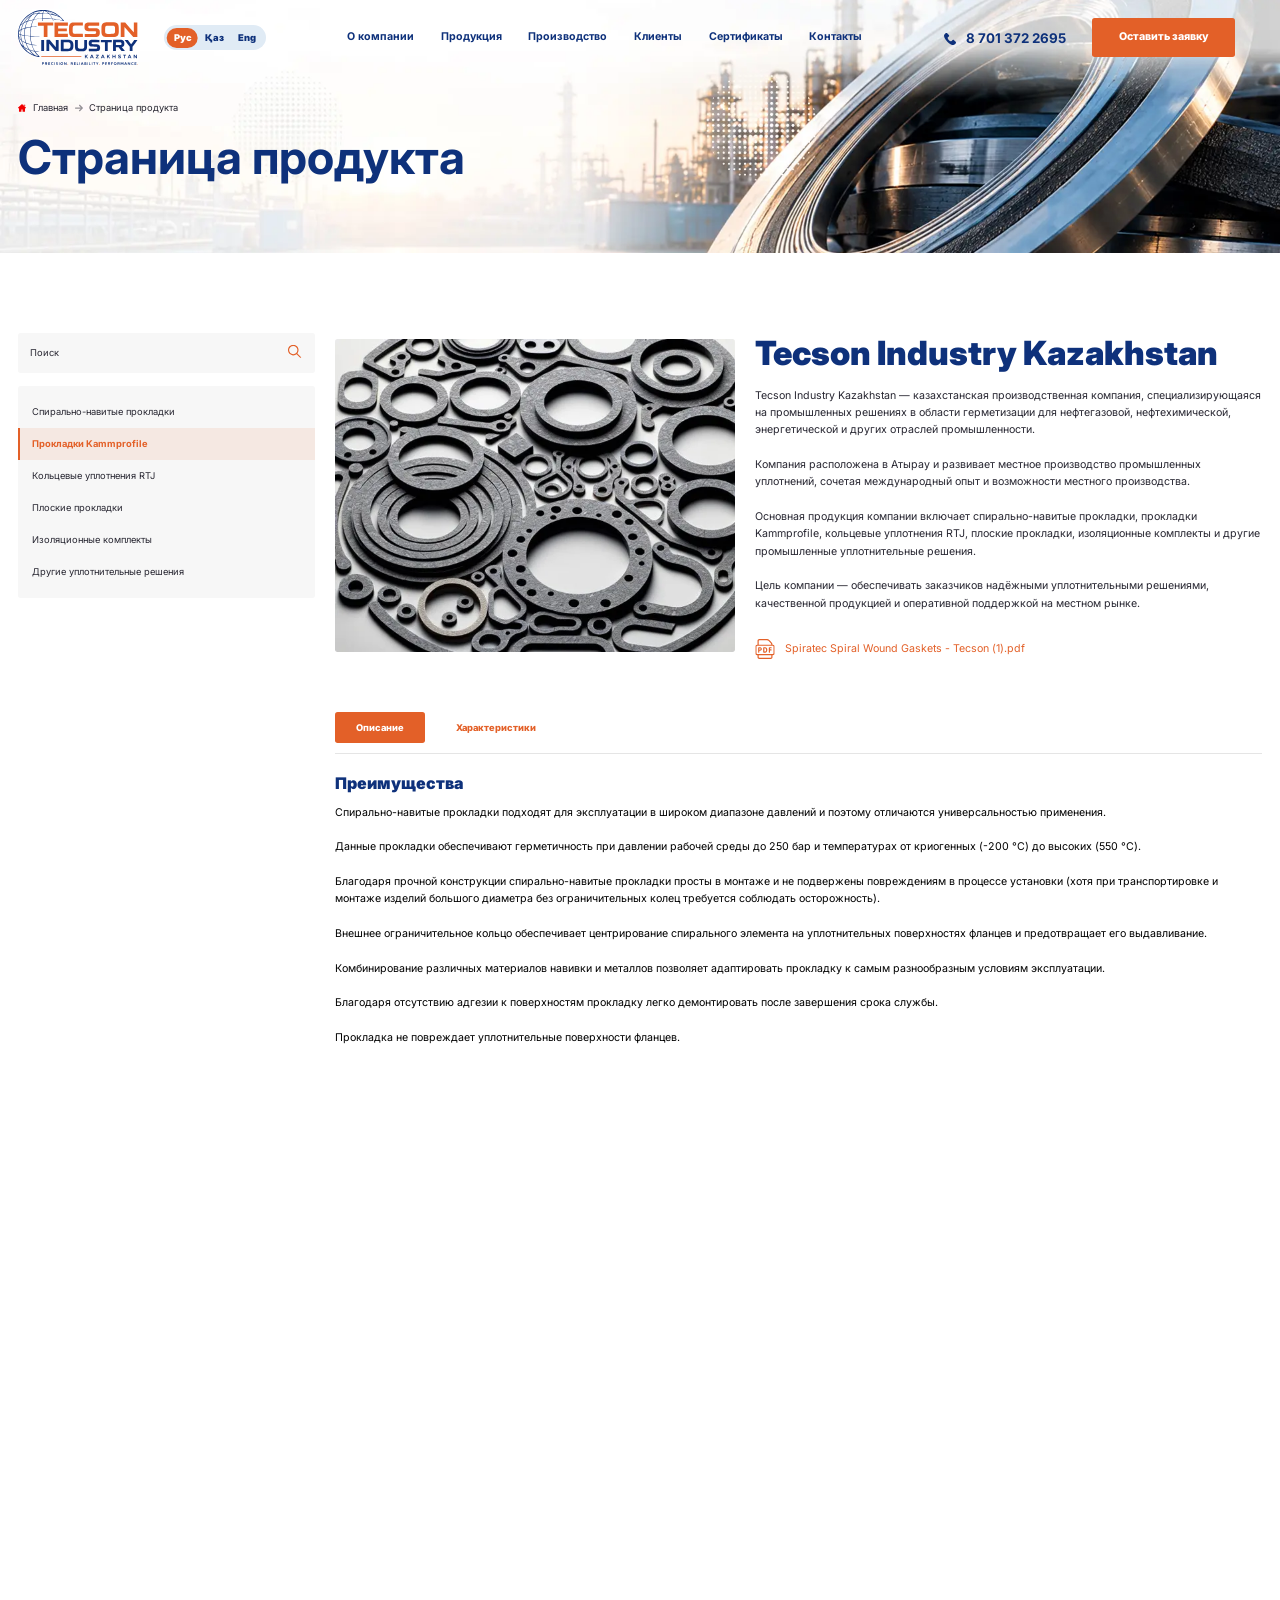
<file: offer.html>
<!DOCTYPE html>
<html lang="en">

<head>
    <meta charset="UTF-8">
    <meta http-equiv="X-UA-Compatible" content="IE=edge">
    <meta name="viewport" content="width=device-width, initial-scale=1.0">
    <title>About</title>
    <link rel="stylesheet" href="css/swiper.css">
    <link rel="stylesheet" href="css/aos.css">
    <link rel="stylesheet" href="css/fancybox.css">
    <link rel="stylesheet" href="css/style.min.css">

    <link rel="preconnect" href="https://fonts.googleapis.com">
    <link rel="preconnect" href="https://fonts.gstatic.com" crossorigin>
    <link
        href="https://fonts.googleapis.com/css2?family=Inter:ital,opsz,wght@0,14..32,100..900;1,14..32,100..900&display=swap"
        rel="stylesheet">
</head>

<body>

    <header class="header">
        <div class="container">
            <div class="header__inner">
                <a class="header__logo logo" href="#">
                    <img src="images/logo.svg" alt="logo" data-aos="fade">
                </a>
                <div class="header__wrapper">
                    <div class="header__langs langs" data-aos="fade">
                        <ul class="langs__list">
                            <li class="langs__item langs__item--active">
                                Рус
                            </li>
                            <li class="langs__item">
                                <a class="langs__link" href="#">
                                    Қаз
                                </a>
                            </li>
                            <li class="langs__item">
                                <a class="langs__link" href="#">
                                    Eng
                                </a>
                            </li>
                        </ul>
                    </div>
                    <nav class="header__menu menu" data-aos="fade">
                        <ul class="menu__list">
                            <li class="menu__item">
                                <a class="menu__link" href="#">
                                    О компании
                                </a>
                            </li>
                            <li class="menu__item">
                                <a class="menu__link" href="#">
                                    Продукция
                                </a>
                            </li>
                            <li class="menu__item">
                                <a class="menu__link" href="#">
                                    Производство
                                </a>
                            </li>
                            <li class="menu__item">
                                <a class="menu__link" href="#">
                                    Клиенты
                                </a>
                            </li>
                            <li class="menu__item">
                                <a class="menu__link" href="#">
                                    Сертификаты
                                </a>
                            </li>
                            <li class="menu__item">
                                <a class="menu__link" href="#">
                                    Контакты
                                </a>
                            </li>
                        </ul>
                    </nav>
                    <div class="header__box" data-aos="fade">
                        <a class="header__phone header-phone" href="#">
                            <div class="header-phone__icon">
                                <svg width="18" height="18" viewBox="0 0 18 18" fill="none"
                                    xmlns="http://www.w3.org/2000/svg">
                                    <g clip-path="url(#clip0_5988_213742)">
                                        <path
                                            d="M17.51 13.2102L14.998 10.6982C14.1009 9.80111 12.5758 10.16 12.2169 11.3262C11.9478 12.1337 11.0507 12.5822 10.2433 12.4028C8.44901 11.9542 6.02677 9.62168 5.57821 7.73772C5.30907 6.93027 5.84734 6.03314 6.65476 5.76404C7.82102 5.40519 8.17987 3.88007 7.28275 2.98295L4.77079 0.470991C4.05309 -0.156997 2.97654 -0.156997 2.34855 0.470991L0.644012 2.17553C-1.06053 3.96978 0.823438 8.72455 5.03993 12.941C9.25642 17.1575 14.0112 19.1313 15.8054 17.337L17.51 15.6324C18.138 14.9147 18.138 13.8382 17.51 13.2102Z"
                                            fill="#0E317B" />
                                    </g>
                                    <defs>
                                        <clipPath id="clip0_5988_213742">
                                            <rect width="18" height="18" fill="white" />
                                        </clipPath>
                                    </defs>
                                </svg>
                            </div>
                            <span>
                                8 701 372 2695
                            </span>
                        </a>
                        <a class="header__link btn btn--orange" href="#">
                            Оставить заявку
                        </a>
                    </div>
                </div>
                <div class="header__burger">
                    <span></span>
                    <span></span>
                    <span></span>
                </div>
            </div>
        </div>
    </header>

    <div class="big-wrapper">
        <div class="wrapper">
            <main class="main">
                <section class="main__head head">
                    <picture class="head__bg">
                        <img src="images/head-bg.jpg" alt="img">
                    </picture>
                    <div class="container">
                        <div class="head__inner">
                            <div class="head__breadcrumbs breadcrumbs" data-aos="fade-right">
                                <ul class="breadcrumbs__list">
                                    <li class="breadcrumbs__item">
                                        <a class="breadcrumbs__link" href="#">
                                            <svg width="13" height="13" viewBox="0 0 13 13" fill="none"
                                                xmlns="http://www.w3.org/2000/svg">
                                                <g clip-path="url(#clip0_5988_171814)">
                                                    <path
                                                        d="M12.7817 5.81L6.949 0.495292C6.69298 0.261978 6.30692 0.262003 6.05101 0.495266L0.218309 5.81002C0.0132296 5.9969 -0.0545125 6.28483 0.0456788 6.54353C0.145895 6.80223 0.389899 6.96938 0.667342 6.96938H1.59892V12.2943C1.59892 12.5054 1.77011 12.6766 1.98123 12.6766H5.17826C5.38938 12.6766 5.56056 12.5055 5.56056 12.2943V9.06118H7.43952V12.2943C7.43952 12.5055 7.6107 12.6766 7.82182 12.6766H11.0187C11.2298 12.6766 11.401 12.5055 11.401 12.2943V6.96938H12.3328C12.6102 6.96938 12.8542 6.80221 12.9544 6.54353C13.0545 6.2848 12.9867 5.9969 12.7817 5.81Z"
                                                        fill="#F20000" />
                                                    <path
                                                        d="M11.3018 1.08594H8.73438L11.6841 3.7681V1.46822C11.6841 1.2571 11.513 1.08594 11.3018 1.08594Z"
                                                        fill="#F20000" />
                                                </g>
                                                <defs>
                                                    <clipPath id="clip0_5988_171814">
                                                        <rect width="13" height="13" fill="white" />
                                                    </clipPath>
                                                </defs>
                                            </svg>
                                            <span>
                                                Главная
                                            </span>
                                        </a>
                                    </li>
                                    <li class="breadcrumbs__item">
                                        <svg width="12" height="12" viewBox="0 0 12 12" fill="none"
                                            xmlns="http://www.w3.org/2000/svg">
                                            <g opacity="0.5">
                                                <path
                                                    d="M11.8082 6.46686L7.47455 10.8006C7.35085 10.9243 7.18597 10.9922 7.01017 10.9922C6.83417 10.9922 6.66939 10.9242 6.54569 10.8006L6.15223 10.407C6.02862 10.2835 5.96052 10.1185 5.96052 9.94264C5.96052 9.76683 6.02862 9.5963 6.15223 9.47279L8.6804 6.93905H0.648286C0.286143 6.93905 0 6.65554 0 6.2933V5.73692C0 5.37468 0.286143 5.06258 0.648286 5.06258H8.70908L6.15232 2.5147C6.02872 2.391 5.96062 2.23051 5.96062 2.05461C5.96062 1.8789 6.02872 1.71607 6.15232 1.59247L6.54578 1.20018C6.66949 1.07647 6.83427 1.00906 7.01027 1.00906C7.18607 1.00906 7.35095 1.07735 7.47465 1.20106L11.8083 5.53468C11.9323 5.65877 12.0005 5.82443 12 6.00052C12.0004 6.17721 11.9323 6.34296 11.8082 6.46686Z"
                                                    fill="#282732" />
                                            </g>
                                        </svg>
                                        <span>
                                            Страница продукта
                                        </span>
                                    </li>
                                </ul>
                            </div>
                            <h1 class="head__title" data-aos="fade-right">
                                Страница продукта
                            </h1>
                        </div>
                    </div>
                </section>
                <section class="main__offer offer">
                    <div class="container">
                        <div class="offer__inner">
                            <aside class="offer__aside aside">
                                <form class="aside__search search" action="#" method="post" data-aos="fade-up">
                                    <input class="search__input" type="search" placeholder="Поиск">
                                    <button class="search__btn" type="submit">
                                        <svg width="20" height="20" viewBox="0 0 20 20" fill="none"
                                            xmlns="http://www.w3.org/2000/svg">
                                            <g clip-path="url(#clip0_5988_169723)">
                                                <path
                                                    d="M19.7556 18.5773L14.0682 12.8899C15.1699 11.5291 15.8332 9.79991 15.8332 7.9166C15.8332 3.55165 12.2815 0 7.91656 0C3.55161 0 0 3.55161 0 7.91657C0 12.2815 3.55164 15.8332 7.9166 15.8332C9.7999 15.8332 11.5291 15.1699 12.8899 14.0682L18.5773 19.7556C18.7398 19.9181 18.9531 19.9998 19.1665 19.9998C19.3798 19.9998 19.5932 19.9181 19.7557 19.7556C20.0815 19.4298 20.0815 18.9031 19.7556 18.5773ZM7.9166 14.1665C4.46996 14.1665 1.66666 11.3632 1.66666 7.91657C1.66666 4.46992 4.46996 1.66662 7.9166 1.66662C11.3632 1.66662 14.1665 4.46992 14.1665 7.91657C14.1665 11.3632 11.3632 14.1665 7.9166 14.1665Z"
                                                    fill="#E36028" />
                                            </g>
                                            <defs>
                                                <clipPath id="clip0_5988_169723">
                                                    <rect width="20" height="20" fill="white" />
                                                </clipPath>
                                            </defs>
                                        </svg>
                                    </button>
                                </form>
                                <nav class="aside__links links"data-aos="fade-up">
                                    <ul class="links__list">
                                        <li class="links__item">
                                            <a class="links__link" href="#">
                                                Спирально-навитые прокладки
                                            </a>
                                        </li>
                                        <li class="links__item links__item--active">
                                            <a class="links__link" href="#">
                                                Прокладки Kammprofile
                                            </a>
                                        </li>
                                        <li class="links__item">
                                            <a class="links__link" href="#">
                                                Кольцевые уплотнения RTJ
                                            </a>
                                        </li>
                                        <li class="links__item">
                                            <a class="links__link" href="#">
                                                Плоские прокладки
                                            </a>
                                        </li>
                                        <li class="links__item">
                                            <a class="links__link" href="#">
                                                Изоляционные комплекты
                                            </a>
                                        </li>
                                        <li class="links__item">
                                            <a class="links__link" href="#">
                                                Другие уплотнительные решения
                                            </a>
                                        </li>
                                    </ul>
                                </nav>
                            </aside>
                            <div class="offer__body">
                                <div class="offer__content">
                                    <picture class="offer__img" data-aos="zoom-in">
                                        <img src="images/offer-img.jpg" alt="img">
                                    </picture>
                                    <div class="offer__info">
                                        <div class="offer__titling titling" data-aos="fade-right">
                                            <h2 class="titling__title">
                                                Tecson Industry Kazakhstan
                                            </h2>
                                            <picture class="offer__img">
                                                <img src="images/offer-img.jpg" alt="img">
                                            </picture>
                                            <p class="titling__text">
                                                Tecson Industry Kazakhstan — казахстанская производственная компания,
                                                специализирующаяся на промышленных решениях в области герметизации для
                                                нефтегазовой, нефтехимической, энергетической и других отраслей
                                                промышленности.
                                                <br> <br>
                                                Компания расположена в Атырау и развивает местное производство
                                                промышленных уплотнений, сочетая международный опыт и возможности
                                                местного производства.
                                                <br> <br>
                                                Основная продукция компании включает спирально-навитые прокладки,
                                                прокладки Kammprofile, кольцевые уплотнения RTJ, плоские прокладки,
                                                изоляционные комплекты и другие промышленные уплотнительные решения.
                                                <br> <br>
                                                Цель компании — обеспечивать заказчиков надёжными уплотнительными
                                                решениями, качественной продукцией и оперативной поддержкой на местном
                                                рынке.
                                            </p>
                                        </div>
                                        <div class="offer__wrp" data-aos="fade-right">
                                            <a class="offer__file" download="#" href="#">
                                                <svg width="29" height="30" viewBox="0 0 29 30" fill="none"
                                                    xmlns="http://www.w3.org/2000/svg">
                                                    <g clip-path="url(#clip0_5988_169707)">
                                                        <path
                                                            d="M3.29426 24.3026C3.01916 24.3026 2.78431 24.3093 2.54947 24.3026C1.16724 24.2624 0.0198539 23.1511 0.0131441 21.7719C-0.00698552 18.1901 -0.00698552 14.6083 0.0131441 11.0266C0.0198539 9.6474 1.17395 8.53604 2.55618 8.49587C2.79102 8.48918 3.01916 8.49587 3.29426 8.49587C3.29426 8.34858 3.29426 8.22807 3.29426 8.10756C3.29426 6.33341 3.29426 4.55925 3.29426 2.78509C3.29426 1.10466 4.39468 0 6.08556 0C9.91018 0 13.7348 0 17.5594 0C18.8947 0 20.0152 0.482035 20.9345 1.4528C21.9745 2.55746 23.0011 3.68221 24.0814 4.74671C25.1214 5.77773 25.7857 6.94265 25.7119 8.49587C25.9534 8.49587 26.1749 8.49587 26.3896 8.49587C27.8523 8.52265 28.993 9.6407 28.9997 11.0935C29.0131 14.6284 29.0131 18.1634 28.9997 21.705C28.993 23.1578 27.8523 24.2758 26.3896 24.3026C26.1816 24.3093 25.9669 24.3026 25.7119 24.3026C25.7119 24.4499 25.7119 24.5637 25.7119 24.6842C25.7119 25.5746 25.7186 26.4718 25.7119 27.3622C25.6918 28.8351 24.5645 29.9866 23.0951 29.9866C17.3715 29.9933 11.648 29.9933 5.91782 29.9866C4.44836 29.9866 3.31439 28.8284 3.30097 27.3622C3.28755 26.3647 3.29426 25.3604 3.29426 24.3026ZM14.4796 22.5619C18.3713 22.5619 22.263 22.5619 26.148 22.5619C26.8995 22.5619 27.2417 22.2205 27.2417 21.4907C27.2417 18.1031 27.2417 14.7088 27.2417 11.3211C27.2417 10.6048 26.8928 10.2566 26.1749 10.2566C18.3914 10.2566 10.6147 10.2566 2.83128 10.2566C2.0932 10.2566 1.751 10.5981 1.751 11.3479C1.751 14.7155 1.751 18.083 1.751 21.4506C1.751 22.2339 2.07978 22.5686 2.87154 22.5686C6.74313 22.5619 10.6147 22.5619 14.4796 22.5619ZM23.9472 8.48918C23.9875 7.6657 23.7392 6.97612 23.189 6.39366C22.0081 5.1484 20.8204 3.90315 19.6395 2.65119C19.0557 2.02856 18.3378 1.74738 17.4856 1.74738C13.6945 1.75407 9.91018 1.74738 6.11911 1.74738C5.39445 1.74738 5.04554 2.08882 5.04554 2.80518C5.04554 4.59272 5.04554 6.37358 5.04554 8.16112C5.04554 8.26824 5.04554 8.37536 5.04554 8.48918C11.3662 8.48918 17.6332 8.48918 23.9472 8.48918ZM23.9539 24.3294C17.6332 24.3294 11.3461 24.3294 5.03883 24.3294C5.03883 25.2667 5.03883 26.1772 5.03883 27.0944C5.03883 27.9246 5.35419 28.2459 6.19292 28.2459C11.7286 28.2459 17.2575 28.2459 22.7931 28.2459C22.8938 28.2459 22.9944 28.2526 23.0951 28.2392C23.5715 28.1991 23.9405 27.8509 23.9472 27.3689C23.9673 26.3713 23.9539 25.3671 23.9539 24.3294Z"
                                                            fill="#E36028" />
                                                        <path
                                                            d="M11.748 16.3358C11.748 15.3114 11.748 14.2871 11.748 13.2561C11.748 12.5799 12.0768 12.2519 12.7545 12.2452C13.3383 12.2452 13.9153 12.2385 14.4991 12.2452C15.7673 12.2586 16.7804 12.7875 17.3642 13.9055C18.2432 15.5859 18.2365 17.2998 17.2367 18.9401C16.6261 19.9443 15.6733 20.4398 14.4924 20.4665C13.9086 20.4799 13.3316 20.4799 12.7478 20.4799C12.097 20.4732 11.7615 20.1385 11.7615 19.4824C11.7548 18.4313 11.7615 17.3869 11.7615 16.3358C11.748 16.3358 11.748 16.3358 11.748 16.3358ZM13.5262 14.0193C13.5262 15.5993 13.5262 17.1392 13.5262 18.7058C13.8617 18.7058 14.1703 18.7125 14.479 18.7058C15.1097 18.6991 15.5727 18.4045 15.8478 17.8555C16.3376 16.8781 16.3175 15.8805 15.8813 14.8897C15.6666 14.4009 15.264 14.093 14.7272 14.0327C14.3381 13.9858 13.9355 14.0193 13.5262 14.0193Z"
                                                            fill="#E36028" />
                                                        <path
                                                            d="M5.99161 17.7522C5.99161 18.482 5.99832 19.1515 5.99161 19.8143C5.9849 20.1959 5.79032 20.4637 5.4347 20.611C5.0992 20.7516 4.77042 20.6846 4.54228 20.4302C4.38796 20.2628 4.25376 20.0017 4.25376 19.7875C4.23363 17.5581 4.23363 15.3287 4.24034 13.0993C4.24034 12.644 4.5557 12.2691 4.99185 12.2624C5.83729 12.249 6.69615 12.2021 7.52817 12.3227C8.88356 12.5168 9.85649 13.7888 9.76926 15.1144C9.67533 16.5739 8.58833 17.6786 7.15242 17.7522C6.77667 17.7656 6.40092 17.7522 5.99161 17.7522ZM6.00503 15.9781C6.06542 15.9915 6.10568 16.0049 6.14594 16.0049C6.43446 16.0049 6.72299 16.0116 7.01822 15.9982C7.50804 15.9781 7.93076 15.6032 7.99786 15.1479C8.07167 14.6592 7.78986 14.1705 7.27991 14.0566C6.8706 13.9696 6.43446 13.9897 6.00503 13.9696C6.00503 14.6927 6.00503 15.3287 6.00503 15.9781Z"
                                                            fill="#E36028" />
                                                        <path
                                                            d="M21.9545 17.1886C21.9545 17.838 21.9545 18.4473 21.9545 19.0565C21.9545 19.2707 21.9612 19.4783 21.9545 19.6925C21.9344 20.2013 21.572 20.5629 21.0755 20.5629C20.5857 20.5629 20.2166 20.2013 20.2032 19.6925C20.1898 18.9896 20.2032 18.2866 20.2032 17.5836C20.2032 16.1241 20.2032 14.6646 20.2032 13.1984C20.2032 12.5222 20.5387 12.1875 21.2097 12.1875C22.035 12.1875 22.867 12.1875 23.6924 12.1875C24.2694 12.1875 24.6586 12.549 24.6519 13.0779C24.6452 13.5867 24.2694 13.9349 23.6991 13.9416C23.1287 13.9483 22.5651 13.9416 21.9813 13.9416C21.9813 14.4437 21.9813 14.9056 21.9813 15.4278C22.1826 15.4278 22.3906 15.4278 22.5986 15.4278C22.9543 15.4345 23.3166 15.4145 23.6722 15.4479C24.1486 15.5015 24.464 15.8965 24.4506 16.3451C24.4371 16.7936 24.0882 17.1551 23.6118 17.1819C23.2025 17.202 22.7865 17.1886 22.3705 17.1886C22.2363 17.1886 22.1155 17.1886 21.9545 17.1886Z"
                                                            fill="#E36028" />
                                                    </g>
                                                    <defs>
                                                        <clipPath id="clip0_5988_169707">
                                                            <rect width="29" height="30" fill="white" />
                                                        </clipPath>
                                                    </defs>
                                                </svg>
                                                <span>
                                                    Spiratec Spiral Wound Gaskets - Tecson (1).pdf
                                                </span>
                                            </a>
                                        </div>
                                    </div>
                                </div>
                                <div class="offer__information">
                                    <div class="offer__tubs tubs" id="tubs" data-aos="fade">
                                        <ul class="tubs__list">
                                            <li class="tubs__item tub tub--active">
                                                Описание
                                            </li>
                                            <li class="tubs__item tub">
                                                Характеристики
                                            </li>
                                        </ul>
                                    </div>
                                    <div class="offer__items tub-items" id="tub-items">
                                        <div class="offer__item offer-item tub-item tub-element tub-element--active">
                                            <div class="offer-item__info">
                                                <h3 class="offer-item__title" data-aos="fade-right">
                                                    Преимущества
                                                </h3>
                                                <div class="offer-item__context" data-aos="fade-right">
                                                    <p class="offer-item__text">
                                                        Спирально-навитые прокладки подходят для эксплуатации в широком
                                                        диапазоне давлений и поэтому отличаются универсальностью
                                                        применения.
                                                        <br> <br>
                                                        Данные прокладки обеспечивают герметичность при давлении рабочей
                                                        среды до 250 бар и температурах от криогенных (-200 °C) до
                                                        высоких
                                                        (550 °C).
                                                        <br> <br>
                                                        Благодаря прочной конструкции спирально-навитые прокладки просты
                                                        в
                                                        монтаже и не подвержены повреждениям в процессе установки (хотя
                                                        при
                                                        транспортировке и монтаже изделий большого диаметра без
                                                        ограничительных колец требуется соблюдать осторожность).
                                                        <br> <br>
                                                        Внешнее ограничительное кольцо обеспечивает центрирование
                                                        спирального элемента на уплотнительных поверхностях фланцев и
                                                        предотвращает его выдавливание.
                                                        <br> <br>
                                                        Комбинирование различных материалов навивки и металлов позволяет
                                                        адаптировать прокладку к самым разнообразным условиям
                                                        эксплуатации.
                                                        <br> <br>
                                                        Благодаря отсутствию адгезии к поверхностям прокладку легко
                                                        демонтировать после завершения срока службы.
                                                        <br> <br>
                                                        Прокладка не повреждает уплотнительные поверхности фланцев.
                                                    </p>
                                                </div>
                                            </div>
                                            <div class="offer-item__profiles profiles">
                                                <h3 class="profiles__title" data-aos="fade-right">
                                                    Типы профиля
                                                </h3>
                                                <div class="profiles__items">
                                                    <div class="profiles__item" data-aos="fade-up">
                                                        <picture class="profiles__img">
                                                            <img src="images/profiles-img.png" alt="img">
                                                        </picture>
                                                        <div class="profiles__body">
                                                            <h5 class="profiles__subtitle">
                                                                Style R Basic construction type
                                                            </h5>
                                                            <p class="profiles__text">
                                                                Подходит для соединений типа «шип-паз», «выступ-впадина»
                                                                или «паз — плоский фланец».
                                                                Области применения: теплообменники, насосы, клапаны,
                                                                трубопроводы...
                                                            </p>
                                                        </div>
                                                    </div>
                                                    <div class="profiles__item" data-aos="fade-up">
                                                        <picture class="profiles__img">
                                                            <img src="images/profiles-img.png" alt="img">
                                                        </picture>
                                                        <div class="profiles__body">
                                                            <h5 class="profiles__subtitle">
                                                                Style RIR, Inner Ring type
                                                            </h5>
                                                            <p class="profiles__text">
                                                                Подходит для соединений типа «шип-паз», «выступ-впадина»
                                                                или «паз — плоский фланец».
                                                                Области применения: теплообменники, насосы, клапаны,
                                                                трубопроводы...
                                                            </p>
                                                        </div>
                                                    </div>
                                                </div>
                                            </div>
                                        </div>
                                        <div class="offer__item offer-item tub-item tub-element">
                                            <div class="offer-item__info">
                                                <h3 class="offer-item__title">
                                                    Характеристики
                                                </h3>
                                                <table class="offer-item__table">
                                                    <tbody>
                                                        <tr>
                                                            <th scope="row">Рабочее давление</th>
                                                            <td>до 250 бар</td>
                                                        </tr>
                                                        <tr>
                                                            <th scope="row">Рабочая температура</th>
                                                            <td>от −200 °C до +550 °C</td>
                                                        </tr>
                                                        <tr>
                                                            <th scope="row">Конструкция</th>
                                                            <td>Спирально-навитая прокладка</td>
                                                        </tr>
                                                        <tr>
                                                            <th scope="row">Ограничительное кольцо</th>
                                                            <td>Внешнее, для центрирования</td>
                                                        </tr>
                                                    </tbody>
                                                </table>
                                            </div>
                                        </div>
                                    </div>
                                </div>
                            </div>
                        </div>
                    </div>
                </section>
                <div class="main__popup popup popup--application" aria-hidden="true">
                    <div class="popup__wrapper">
                        <div class="popup__inner">
                            <button class="popup__close" type="button" aria-label="Закрыть">
                                <svg viewBox="0 0 20 20" fill="none" aria-hidden="true"
                                    xmlns="http://www.w3.org/2000/svg">
                                    <path d="M2 2L18 18M18 2L2 18" stroke="currentColor" stroke-width="2"
                                        stroke-linecap="round" />
                                </svg>
                            </button>
                    <section class="application">
                        <picture class="application__bg">
                            <img src="images/application-bg.jpg" alt="bg">
                        </picture>
                        <div class="application__inner">
                            <div class="application__body">
                                <div class="application__titling titling titling--white">
                                    <div class="titling__suptext">
                                        Остались вопросы?
                                    </div>
                                    <h1 class="titling__title">
                                        Оставьте заявку
                                    </h1>
                                    <p class="titling__text">
                                        Укажите контактные данные и кратко опишите необходимую продукцию. Представитель
                                        компании свяжется с вами для уточнения деталей.
                                    </p>
                                </div>
                            </div>
                            <form class="application__form form" action="#" method="post">
                                <div class="form__inner">
                                    <input class="form__input" type="text" placeholder="Имя">
                                    <input class="form__input" type="tel" placeholder="Номер телефона">
                                    <input class="form__input" type="text" placeholder="Название компании">
                                    <input class="form__input" type="text" placeholder="Комментарий">
                                </div>
                                <button class="form__button btn btn--orange" type="submit">Оставить заявку</button>
                            </form>
                        </div>
                    </section>
                        </div>
                    </div>
                </div>
            </main>
            <footer class="footer" data-aos="fade">
                <div class="container">
                    <div class="footer__top">
                        <div class="footer__box">
                            <a class="footer__logo logo" href="#">
                                <img src="images/logo-white.svg" alt="logo">
                            </a>
                            <div class="footer__subtext">
                                ТОО «Tecson Industry Kazakhstan»
                            </div>
                        </div>
                        <div class="footer__column">
                            <div class="footer__suptitle">
                                Меню
                            </div>
                            <nav class="footer__nav nav">
                                <ul class="nav__list">
                                    <li class="nav__item">
                                        <a class="nav__link" href="#">
                                            О компании
                                        </a>
                                    </li>
                                    <li class="nav__item">
                                        <a class="nav__link" href="#">
                                            Клиенты
                                        </a>
                                    </li>
                                    <li class="nav__item">
                                        <a class="nav__link" href="#">
                                            Продукция
                                        </a>
                                    </li>
                                    <li class="nav__item">
                                        <a class="nav__link" href="#">
                                            Сертификаты
                                        </a>
                                    </li>
                                    <li class="nav__item">
                                        <a class="nav__link" href="#">
                                            Производство
                                        </a>
                                    </li>
                                    <li class="nav__item">
                                        <a class="nav__link" href="#">
                                            Контакты
                                        </a>
                                    </li>
                                </ul>
                            </nav>
                        </div>
                        <div class="footer__column">
                            <div class="footer__suptitle">
                                Контакты
                            </div>
                            <div class="footer__connections connections connections--additional">
                                <ul class="connections__list">
                                    <li class="connections__item">
                                        <div class="connections__icon">
                                            <svg width="22" height="22" viewBox="0 0 22 22" fill="none"
                                                xmlns="http://www.w3.org/2000/svg">
                                                <path
                                                    d="M1 18.7372V4.19176H3.5071L9.34517 14.1989H9.46591V4.19176H12.0014V18.7372H9.52983L3.67045 8.76562H3.54972V18.7372H1ZM13.9474 14.4901V12.8494H20.2259V14.4901H13.9474ZM17.0795 11.6705C16.3646 11.6705 15.7443 11.5166 15.2188 11.2088C14.6979 10.901 14.2955 10.482 14.0114 9.9517C13.7273 9.4214 13.5852 8.82008 13.5852 8.14773V7.52273C13.5852 6.85511 13.7273 6.25616 14.0114 5.72585C14.2955 5.19081 14.6979 4.76941 15.2188 4.46165C15.7396 4.15388 16.3551 4 17.0653 4C17.785 4 18.4029 4.15388 18.919 4.46165C19.4399 4.76941 19.84 5.19081 20.1193 5.72585C20.4034 6.25616 20.5455 6.85511 20.5455 7.52273V8.14773C20.5455 8.81534 20.4058 9.4143 20.1264 9.9446C19.8518 10.4749 19.4541 10.8963 18.9332 11.2088C18.4171 11.5166 17.7992 11.6705 17.0795 11.6705ZM17.0795 9.90909C17.5294 9.90909 17.8774 9.75047 18.1236 9.43324C18.3745 9.11127 18.5 8.68277 18.5 8.14773V7.52273C18.5 6.99242 18.3769 6.57102 18.1307 6.25852C17.8845 5.94602 17.5294 5.78977 17.0653 5.78977C16.6061 5.78977 16.2533 5.94602 16.0071 6.25852C15.7656 6.57102 15.6449 6.99242 15.6449 7.52273V8.14773C15.6449 8.68277 15.768 9.11127 16.0142 9.43324C16.2604 9.75047 16.6155 9.90909 17.0795 9.90909Z"
                                                    fill="#fff" />
                                            </svg>
                                        </div>
                                        <div class="connections__box">
                                            <div class="connections__suptext">
                                                БИН:
                                            </div>
                                            <div class="connections__text">
                                                210640023251
                                            </div>
                                        </div>
                                    </li>
                                    <li class="connections__item">
                                        <div class="connections__icon">
                                            <svg width="22" height="22" viewBox="0 0 22 22" fill="none"
                                                xmlns="http://www.w3.org/2000/svg">
                                                <g clip-path="url(#clip0_5988_213466)">
                                                    <g clip-path="url(#clip1_5988_213466)">
                                                        <path
                                                            d="M10.9976 2.37598C13.1942 2.37598 15.3859 2.37598 17.5824 2.37598C20.1328 2.37598 22.0051 4.24822 22.0051 6.7986C22.0051 9.58485 22.0051 12.3662 22.0051 15.1524C22.0051 17.7028 20.1328 19.5751 17.5824 19.5751C13.1942 19.5751 8.80108 19.5751 4.41286 19.5751C1.86248 19.5751 -0.00976562 17.7028 -0.00976562 15.1524C-0.00976562 12.3465 -0.00976562 9.53571 -0.00976562 6.72489C-0.0048516 4.5922 1.4153 2.86246 3.50868 2.4546C3.79369 2.40055 4.09344 2.38089 4.38829 2.37598C6.59468 2.37598 8.79617 2.37598 10.9976 2.37598ZM10.9976 4.09589C8.80108 4.09589 6.60943 4.09589 4.41286 4.09589C2.8158 4.09589 1.71014 5.20154 1.71014 6.7986C1.71014 9.57994 1.71014 12.3662 1.71014 15.1475C1.71014 16.7397 2.82071 17.8502 4.41286 17.8502C8.80108 17.8502 13.1893 17.8502 17.5775 17.8502C19.1746 17.8502 20.2802 16.7397 20.2802 15.1475C20.2802 12.3662 20.2802 9.57994 20.2802 6.7986C20.2802 5.20645 19.1697 4.09589 17.5775 4.09589C15.3859 4.09589 13.1942 4.09589 10.9976 4.09589Z"
                                                            fill="white" />
                                                        <path
                                                            d="M13.6021 12.219C13.3318 12.4696 13.0959 12.6809 12.8699 12.9069C11.8133 13.9635 10.1819 13.9635 9.13029 12.902C8.90425 12.676 8.66837 12.4647 8.44233 12.2485C8.23102 12.4548 7.99515 12.6711 7.77402 12.8971C6.84035 13.8652 5.9116 14.8332 4.98285 15.8013C4.59465 16.2092 4.06393 16.2485 3.69538 15.8947C3.32683 15.5458 3.3514 15.0101 3.73961 14.6072C4.86492 13.4377 5.98531 12.2681 7.11063 11.0986C7.14994 11.0593 7.18434 11.015 7.23839 10.9561C6.89932 10.6072 6.56517 10.2583 6.23102 9.9143C5.40055 9.05434 4.56516 8.1993 3.73469 7.33935C3.3514 6.94623 3.33174 6.42043 3.68555 6.06662C4.04427 5.70789 4.58482 5.73738 4.97303 6.13541C6.73225 7.9536 8.49638 9.76688 10.2556 11.5851C10.7765 12.1207 11.2286 12.1207 11.7495 11.5802C13.5136 9.76196 15.2728 7.94869 17.032 6.1305C17.4104 5.73738 17.9362 5.70298 18.2999 6.04696C18.6684 6.39586 18.6537 6.93148 18.2605 7.33443C17.1451 8.48432 16.0247 9.63911 14.9092 10.789C14.865 10.8332 14.8207 10.8824 14.7618 10.9512C15.1205 11.3246 15.4743 11.6981 15.8281 12.0666C16.6438 12.9168 17.4645 13.7669 18.2802 14.617C18.6537 15.0101 18.6635 15.5458 18.2999 15.8898C17.9313 16.2337 17.4055 16.1993 17.032 15.8062C15.9264 14.6563 14.8207 13.5015 13.7151 12.3517C13.6659 12.3123 13.6315 12.2583 13.6021 12.219Z"
                                                            fill="white" />
                                                    </g>
                                                </g>
                                                <defs>
                                                    <clipPath id="clip0_5988_213466">
                                                        <rect width="22" height="22" fill="white" />
                                                    </clipPath>
                                                    <clipPath id="clip1_5988_213466">
                                                        <rect width="22.0197" height="17.204" fill="white"
                                                            transform="translate(-0.00976562 2.37598)" />
                                                    </clipPath>
                                                </defs>
                                            </svg>
                                        </div>
                                        <div class="connections__box">
                                            <div class="connections__suptext">
                                                Email:
                                            </div>
                                            <a class="connections__link" href="#">
                                                zhangeldy.klushev@tecsonindustry.com
                                            </a>
                                        </div>
                                    </li>
                                    <li class="connections__item">
                                        <div class="connections__icon">
                                            <svg width="22" height="22" viewBox="0 0 22 22" fill="none"
                                                xmlns="http://www.w3.org/2000/svg">
                                                <g clip-path="url(#clip0_5988_213376)">
                                                    <path
                                                        d="M3.57389 11.0002C3.57389 8.28976 3.56909 5.57933 3.57389 2.86891C3.57869 1.43454 4.50934 0.3072 5.91493 0.0385566C6.10202 0.00497618 6.2987 0.000178968 6.48579 0.000178968C9.49364 0.000178968 12.4967 -0.00461824 15.5045 0.000178968C17.2076 0.000178968 18.4213 1.21387 18.4213 2.91688C18.4213 8.30415 18.4213 13.6914 18.4213 19.0787C18.4213 20.7817 17.2076 21.9954 15.5045 21.9954C12.4967 22.0002 9.49364 22.0002 6.48579 21.9954C4.78758 21.9954 3.57389 20.7769 3.56909 19.0787C3.57389 16.3874 3.57389 13.6914 3.57389 11.0002ZM5.11379 10.981C5.11379 13.677 5.11379 16.3683 5.11379 19.0643C5.11379 19.947 5.63669 20.4651 6.51458 20.4651C9.50324 20.4651 12.4919 20.4651 15.4854 20.4651C15.6293 20.4651 15.778 20.4603 15.9123 20.4267C16.5359 20.2732 16.8861 19.7695 16.8861 19.0403C16.8861 14.8427 16.8861 10.6452 16.8861 6.45242C16.8861 5.26272 16.8909 4.06821 16.8861 2.8785C16.8813 2.21649 16.4976 1.6888 15.8931 1.58326C15.5189 1.52089 15.1304 1.55927 14.7466 1.55447C14.6315 1.77035 14.5115 1.98622 14.3964 2.2021C14.3772 2.23568 14.358 2.27406 14.3388 2.30764C14.1469 2.62425 13.8687 2.81134 13.4945 2.81134C11.8395 2.81614 10.1844 2.81614 8.52941 2.81134C8.13603 2.81134 7.8482 2.61466 7.66111 2.26926C7.56037 2.07737 7.46922 1.88068 7.36848 1.69359C7.3397 1.63603 7.27733 1.55447 7.22936 1.55447C6.8216 1.55927 6.40424 1.53049 6.01567 1.61684C5.44 1.74636 5.11379 2.26446 5.11379 2.93127C5.11379 5.60812 5.11379 8.29455 5.11379 10.981Z"
                                                        fill="white" />
                                                    <path
                                                        d="M11 18.9254C10.6642 18.9254 10.3284 18.9302 9.99261 18.9254C9.54647 18.9158 9.22026 18.604 9.21066 18.1866C9.20107 17.7549 9.51289 17.4095 9.96862 17.3951C10.6546 17.3807 11.3406 17.3807 12.0266 17.3951C12.4776 17.4047 12.7942 17.7549 12.7846 18.1866C12.775 18.604 12.4488 18.9158 12.0026 18.9254C11.6716 18.935 11.3358 18.9254 11 18.9254Z"
                                                        fill="white" />
                                                </g>
                                                <defs>
                                                    <clipPath id="clip0_5988_213376">
                                                        <rect width="14.8522" height="22" fill="white"
                                                            transform="translate(3.57397)" />
                                                    </clipPath>
                                                </defs>
                                            </svg>
                                        </div>
                                        <div class="connections__box">
                                            <div class="connections__suptext">
                                                Телефон:
                                            </div>
                                            <a class="connections__link" href="tel:87013722695">
                                                8 701 372 2695
                                            </a>
                                        </div>
                                    </li>
                                </ul>
                            </div>
                        </div>
                    </div>
                    <div class="footer__bottom">
                        <p class="footer__copy">
                            © 2026, TOO KTZ LOGISTICS
                        </p>
                        <a class="footer__policy" href="#">
                            Политика конфиденциальности
                        </a>
                        <div class="footer__develoer">
                            <p class="footer__developer-text">
                                Разработка:
                            </p>
                            <div class="footer__developer-logo">
                                <svg width="112" height="30" viewBox="0 0 112 30" fill="none"
                                    xmlns="http://www.w3.org/2000/svg">
                                    <g clip-path="url(#clip0_5605_55528)">
                                        <path d="M98.0195 26.0117L100.181 29.6611H98.0195V26.0117Z" fill="#FFE100" />
                                        <path
                                            d="M111.174 9.06641V21.0302H104.145V23.6555H107.158L103.85 29.2223V29.6648H103.686L100.723 25.1473L103.416 21.0302H100.074L98.0179 24.4141V17.916H95.0469V29.6648H93.4624V26.9004H90.5801V9.06641H111.174Z"
                                            fill="#FFE100" />
                                        <path d="M108.01 27.0192L111.175 21.6758V27.0192H108.01Z" fill="#FFE100" />
                                        <path
                                            d="M23.4381 25.6589V13.9648H19.0723V29.6033H29.0007V25.6589H23.4381V25.6589Z"
                                            fill="white" />
                                        <path
                                            d="M38.2877 13.5703C33.2603 13.5703 29.6699 17.009 29.6699 21.7878C29.6699 26.5665 33.2603 30.001 38.2877 30.001C43.2983 30.001 46.8718 26.5749 46.8718 21.7878C46.8718 16.9921 43.2983 13.5703 38.2877 13.5703ZM38.2877 25.9892C35.9068 25.9892 34.1579 24.2193 34.1579 21.7878C34.1579 19.352 35.9068 17.5779 38.2877 17.5779C40.6645 17.5779 42.388 19.3394 42.388 21.7878C42.388 24.2361 40.6645 25.9892 38.2877 25.9892Z"
                                            fill="white" />
                                        <path
                                            d="M58.8528 13.9648V22.1696L52.8477 13.9648H49.0762V29.6033H53.2565V21.1161L59.4638 29.6033H63.0289V13.9648H58.8528Z"
                                            fill="white" />
                                        <path d="M66.0586 13.9648V29.6033H70.4244V13.9648H66.0586Z" fill="white" />
                                        <path
                                            d="M83.2317 13.9648V22.1696L77.2266 13.9648H73.4551V29.6033H77.6313V21.1161L83.8428 29.6033H87.4079V13.9648H83.2317Z"
                                            fill="white" />
                                        <path
                                            d="M2.58677 5.3609C1.49529 5.1797 0.530248 5.01537 0.530248 4.01242C0.530248 3.1696 1.31411 2.6049 2.51095 2.6049C3.72033 2.6049 4.46201 3.16538 4.52951 4.10933H4.90873C4.84556 2.95468 3.93947 2.23828 2.51516 2.23828C1.10341 2.23828 0.142584 2.9589 0.142584 4.02082C0.142584 5.33561 1.33942 5.54212 2.49829 5.7444C3.60233 5.92982 4.69381 6.13208 4.69381 7.29517C4.69381 8.22227 3.84677 8.82067 2.5699 8.82067C1.30146 8.82067 0.505041 8.24334 0.399691 7.24461H0.0078125C0.113162 8.45827 1.0529 9.19573 2.56146 9.19573C4.07436 9.19573 5.08569 8.43298 5.08569 7.28255C5.08569 5.79496 3.7583 5.55476 2.58677 5.3609Z"
                                            fill="white" />
                                        <path
                                            d="M9.3554 8.68752C8.31032 8.68752 7.71185 8.07225 7.71185 7.01454V2.72881H10.1434V2.37906H7.71185V0.398438H7.31575V2.37906H5.77344V2.72881H7.31575V7.03139C7.31575 8.29983 8.07431 9.0668 9.32166 9.0668H10.1982V8.68752H9.3554Z"
                                            fill="white" />
                                        <path
                                            d="M16.7211 2.36719V6.21042C16.7211 7.80757 15.794 8.80631 14.298 8.80631C12.802 8.80631 11.8707 7.81177 11.8707 6.21042V2.36719H11.4746V6.25677C11.4746 8.04356 12.5702 9.19399 14.298 9.19399C16.0257 9.19399 17.1172 8.04356 17.1172 6.25677V2.36719H16.7211Z"
                                            fill="white" />
                                        <path
                                            d="M25.2832 0V4.05394C24.7311 2.95407 23.627 2.23767 22.2532 2.23767C20.2937 2.23767 18.8398 3.73366 18.8398 5.7185C18.8398 7.6949 20.2937 9.19511 22.2532 9.19511C23.6354 9.19511 24.7438 8.47028 25.2916 7.35779L25.3464 9.06448H25.6793V0H25.2832ZM22.2743 8.80743C20.5424 8.80743 19.2402 7.47576 19.2402 5.71851C19.2402 3.94859 20.5424 2.62536 22.2743 2.62536C24.0231 2.62536 25.3 3.93596 25.3 5.71851C25.3 7.49683 24.0231 8.80743 22.2743 8.80743Z"
                                            fill="white" />
                                        <path
                                            d="M28.1201 2.37008V9.06625H28.5162V2.37008H28.1201ZM28.0273 0.191406V0.88252H28.6089V0.191406H28.0273Z"
                                            fill="white" />
                                        <path
                                            d="M33.8503 2.23828C31.8613 2.23828 30.3652 3.71321 30.3652 5.71911C30.3652 7.70814 31.8613 9.19572 33.8503 9.19572C35.8478 9.19572 37.3353 7.70815 37.3353 5.71911C37.3353 3.72586 35.8477 2.23828 33.8503 2.23828ZM33.8503 8.80804C32.0888 8.80804 30.7656 7.48903 30.7656 5.71912C30.7656 3.93657 32.0804 2.62597 33.8503 2.62597C35.6202 2.62597 36.9308 3.94498 36.9308 5.71912C36.9308 7.48903 35.6202 8.80804 33.8503 8.80804Z"
                                            fill="white" />
                                        <path
                                            d="M8.65456 23.5357C9.62121 23.5357 10.4048 22.7521 10.4048 21.7854C10.4048 20.8188 9.62121 20.0352 8.65456 20.0352C7.68792 20.0352 6.9043 20.8188 6.9043 21.7854C6.9043 22.7521 7.68792 23.5357 8.65456 23.5357Z"
                                            fill="#FFE100" />
                                        <path
                                            d="M12.4897 23.5366V25.7827H8.49479C6.29505 25.7827 4.49564 23.9917 4.49564 21.7878C4.49564 19.5796 6.29506 17.7886 8.49479 17.7886C10.0751 17.7886 11.4404 18.7073 12.0894 20.0347H16.5226C15.7219 16.339 12.4308 13.5703 8.49479 13.5703C3.96044 13.5703 0.277344 17.245 0.277344 21.7878C0.277337 26.3221 3.96044 30.001 8.49479 30.001H16.7122V23.5366H12.4897Z"
                                            fill="white" />
                                    </g>
                                    <defs>
                                        <clipPath id="clip0_5605_55528">
                                            <rect width="111.183" height="30" fill="white" />
                                        </clipPath>
                                    </defs>
                                </svg>
                            </div>
                        </div>
                    </div>
                </div>
            </footer>
        </div>
    </div>

    <script src="js/jquery.js"></script>
    <script src="js/aos.js"></script>
    <script src="js/swiper.js"></script>
    <script src="js/fancybox.js"></script>
    <script src="js/main.min.js"></script>
</body>

</html>
</file>
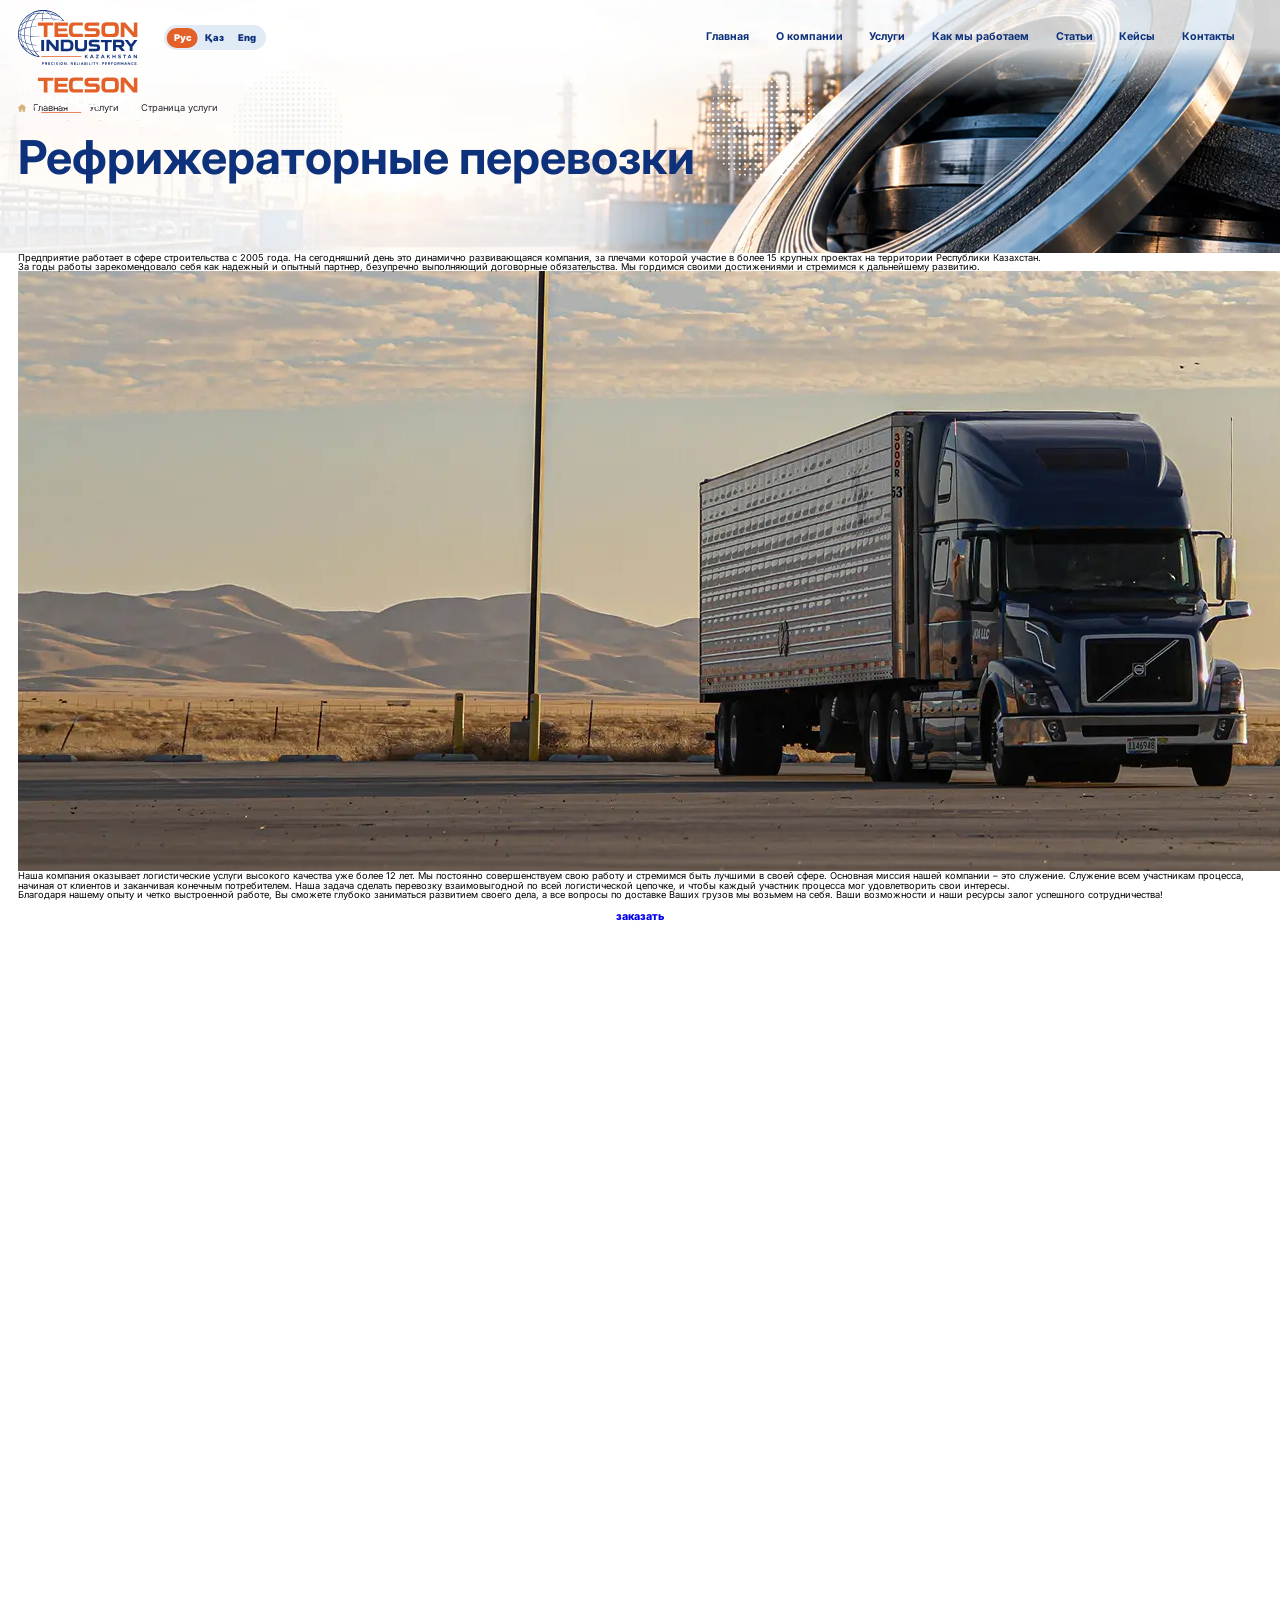
<file: service.html>
<!DOCTYPE html>
<html lang="en">

<head>
    <meta charset="UTF-8">
    <meta http-equiv="X-UA-Compatible" content="IE=edge">
    <meta name="viewport" content="width=device-width, initial-scale=1.0">
    <title>Service</title>
    <link rel="preconnect" href="https://fonts.googleapis.com">
    <link rel="preconnect" href="https://fonts.gstatic.com" crossorigin>
    <link
        href="https://fonts.googleapis.com/css2?family=Inter:ital,opsz,wght@0,14..32,100..900;1,14..32,100..900&display=swap"
        rel="stylesheet">
    <link rel="stylesheet" href="css/swiper.css">
    <link rel="stylesheet" href="css/aos.css">
    <link rel="stylesheet" href="css/fancybox.css">
    <link rel="stylesheet" href="css/style.min.css">
</head>

<body>

    <header class="header">
        <div class="container">
            <div class="header__inner">
                <div class="header__logo logo" data-aos="fade">
                    <img src="images/logo.svg" alt="logo">
                    <img src="images/logo-white.svg" alt="logo">
                </div>
                <div class="header__wrapper">
                    <div class="header__langs langs" data-aos="fade">
                        <ul class="langs__list">
                            <li class="langs__item">
                                Рус
                            </li>
                            <li class="langs__item">
                                <a class="langs__link" href="#">
                                    Қаз
                                </a>
                            </li>
                            <li class="langs__item">
                                <a class="langs__link" href="#">
                                    Eng
                                </a>
                            </li>
                        </ul>
                    </div>
                    <nav class="header__menu menu" data-aos="fade">
                        <ul class="menu__list">
                            <li class="menu__item">
                                <a class="menu__link" href="#">
                                    Главная
                                </a>
                            </li>
                            <li class="menu__item">
                                <a class="menu__link" href="#">
                                    О компании
                                </a>
                            </li>
                            <li class="menu__item">
                                <a class="menu__link" href="#">
                                    Услуги
                                </a>
                            </li>
                            <li class="menu__item">
                                <a class="menu__link" href="#">
                                    Как мы работаем
                                </a>
                            </li>
                            <li class="menu__item">
                                <a class="menu__link" href="#">
                                    Статьи
                                </a>
                            </li>
                            <li class="menu__item">
                                <a class="menu__link" href="#">
                                    Кейсы
                                </a>
                            </li>
                            <li class="menu__item">
                                <a class="menu__link" href="#">
                                    Контакты
                                </a>
                            </li>
                        </ul>
                    </nav>
                </div>
                <div class="header__wrp" data-aos="fade">
                    <div class="header__burger">
                        <span></span>
                        <span></span>
                        <span></span>
                    </div>
                </div>
            </div>
        </div>
    </header>

    <div class="big-wrapper">
        <div class="wrapper">
            <main class="main">
                <section class="main__head head pb-small">
                    <div class="container">
                        <div class="head__inner">
                            <picture class="head__bg">
                                <img src="images/head-bg.jpg" alt="img">
                            </picture>
                            <div class="head__breadcrumbs breadcrumbs" data-aos="fade-right">
                                <ul class="breadcrumbs__list">
                                    <li class="breadcrumbs__item">
                                        <a class="breadcrumbs__link" href="#">
                                            <svg width="13" height="13" viewBox="0 0 13 13" fill="none"
                                                xmlns="http://www.w3.org/2000/svg">
                                                <g clip-path="url(#clip0_5903_257389)">
                                                    <path
                                                        d="M12.7817 5.81L6.949 0.495292C6.69298 0.261978 6.30692 0.262003 6.05101 0.495266L0.218309 5.81002C0.0132296 5.9969 -0.0545125 6.28483 0.0456788 6.54353C0.145895 6.80223 0.389899 6.96938 0.667342 6.96938H1.59892V12.2943C1.59892 12.5054 1.77011 12.6766 1.98123 12.6766H5.17826C5.38938 12.6766 5.56056 12.5055 5.56056 12.2943V9.06118H7.43952V12.2943C7.43952 12.5055 7.6107 12.6766 7.82182 12.6766H11.0187C11.2298 12.6766 11.401 12.5055 11.401 12.2943V6.96938H12.3328C12.6102 6.96938 12.8542 6.80221 12.9544 6.54353C13.0545 6.2848 12.9867 5.9969 12.7817 5.81Z"
                                                        fill="#D6B17C" />
                                                    <path
                                                        d="M11.3014 1.08594H8.73389L11.6837 3.7681V1.46822C11.6837 1.2571 11.5125 1.08594 11.3014 1.08594Z"
                                                        fill="#D6B17C" />
                                                </g>
                                                <defs>
                                                    <clipPath id="clip0_5903_257389">
                                                        <rect width="13" height="13" fill="white" />
                                                    </clipPath>
                                                </defs>
                                            </svg>
                                            <span>
                                                Главная
                                            </span>
                                        </a>
                                    </li>
                                    <li class="breadcrumbs__item">
                                        <a class="breadcrumbs__link" href="#">
                                            <svg width="12" height="12" viewBox="0 0 12 12" fill="none"
                                                xmlns="http://www.w3.org/2000/svg">
                                                <g opacity="0.5">
                                                    <path
                                                        d="M11.8082 6.46686L7.47455 10.8006C7.35085 10.9243 7.18597 10.9922 7.01017 10.9922C6.83417 10.9922 6.66939 10.9242 6.54569 10.8006L6.15223 10.407C6.02862 10.2835 5.96052 10.1185 5.96052 9.94264C5.96052 9.76683 6.02862 9.5963 6.15223 9.47279L8.6804 6.93905H0.648286C0.286143 6.93905 0 6.65554 0 6.2933V5.73692C0 5.37468 0.286143 5.06258 0.648286 5.06258H8.70908L6.15232 2.5147C6.02872 2.391 5.96062 2.23051 5.96062 2.05461C5.96062 1.8789 6.02872 1.71607 6.15232 1.59247L6.54578 1.20018C6.66949 1.07647 6.83427 1.00906 7.01027 1.00906C7.18607 1.00906 7.35095 1.07735 7.47465 1.20106L11.8083 5.53468C11.9323 5.65877 12.0005 5.82443 12 6.00052C12.0004 6.17721 11.9323 6.34296 11.8082 6.46686Z"
                                                        fill="white" />
                                                </g>
                                            </svg>
                                            <span>
                                                Услуги
                                            </span>
                                        </a>
                                    </li>
                                    <li class="breadcrumbs__item">
                                        <svg width="12" height="12" viewBox="0 0 12 12" fill="none"
                                            xmlns="http://www.w3.org/2000/svg">
                                            <g opacity="0.5">
                                                <path
                                                    d="M11.8082 6.46686L7.47455 10.8006C7.35085 10.9243 7.18597 10.9922 7.01017 10.9922C6.83417 10.9922 6.66939 10.9242 6.54569 10.8006L6.15223 10.407C6.02862 10.2835 5.96052 10.1185 5.96052 9.94264C5.96052 9.76683 6.02862 9.5963 6.15223 9.47279L8.6804 6.93905H0.648286C0.286143 6.93905 0 6.65554 0 6.2933V5.73692C0 5.37468 0.286143 5.06258 0.648286 5.06258H8.70908L6.15232 2.5147C6.02872 2.391 5.96062 2.23051 5.96062 2.05461C5.96062 1.8789 6.02872 1.71607 6.15232 1.59247L6.54578 1.20018C6.66949 1.07647 6.83427 1.00906 7.01027 1.00906C7.18607 1.00906 7.35095 1.07735 7.47465 1.20106L11.8083 5.53468C11.9323 5.65877 12.0005 5.82443 12 6.00052C12.0004 6.17721 11.9323 6.34296 11.8082 6.46686Z"
                                                    fill="white" />
                                            </g>
                                        </svg>
                                        <span>
                                            Страница услуги
                                        </span>
                                    </li>
                                </ul>
                            </div>
                            <h1 class="head__title" data-aos="fade-right">
                                Рефрижераторные перевозки
                            </h1>
                        </div>
                    </div>
                </section>
                <section class="main__solution solution">
                    <div class="container">
                        <div class="solution__inner">
                            <div class="solution__columns">
                                <p class="solution__text" data-aos="fade-up">
                                    Предприятие работает в сфере строительства с 2005 года. На сегодняшний день это
                                    динамично развивающаяся компания, за плечами которой участие в более 15 крупных
                                    проектах
                                    на территории Республики Казахстан.
                                </p>
                                <p class="solution__text" data-aos="fade-up">
                                    За годы работы зарекомендовало себя как надежный и опытный партнер, безупречно
                                    выполняющий договорные обязательства. Мы гордимся своими достижениями и стремимся к
                                    дальнейшему развитию.
                                </p>
                            </div>
                            <picture class="solution__img" data-aos="fade-up">
                                <img src="images/solution-img.jpg" alt="img">
                            </picture>
                            <div class="solution__box">
                                <p class="solution__text" data-aos="fade-right">
                                    Наша компания оказывает логистические услуги высокого качества уже более 12 лет. Мы
                                    постоянно совершенствуем свою работу и стремимся быть лучшими в своей сфере.
                                    Основная миссия нашей компании – это служение. Служение всем участникам процесса,
                                    начиная от клиентов и заканчивая конечным потребителем. Наша задача сделать
                                    перевозку
                                    взаимовыгодной по всей логистической цепочке, и чтобы каждый участник процесса мог
                                    удовлетворить свои интересы.
                                </p>
                                <p class="solution__text" data-aos="fade-right">
                                    Благодаря нашему опыту и четко выстроенной работе, Вы сможете глубоко заниматься
                                    развитием своего дела, а все вопросы по доставке Ваших грузов мы возьмем на себя.
                                    Ваши возможности и наши ресурсы залог успешного сотрудничества!
                                </p>
                            </div>
                            <div class="solution__wrp" data-aos="fade-right">
                                <a class="solution__link btn" href="#">
                                    заказать
                                </a>
                            </div>
                        </div>
                    </div>
                </section>
                <section class="main__steps steps" data-aos="fade-up">
                    <div class="container">
                        <div class="steps__inner">
                            <picture class="steps__bg">
                                <img src="images/steps-bg.jpg" alt="bg">
                            </picture>
                            <div class="steps__titling titling titling--white" data-aos="fade-right">
                                <h2 class="titling__title">
                                    Порядок выполнения заявки
                                </h2>
                            </div>
                            <ol class="steps__list">
                                <li class="steps__item steps-item" data-aos="zoom-in">
                                    <div class="steps-item__head">
                                        <div class="steps-item__digit">

                                        </div>
                                    </div>
                                    <div class="steps-item__text">
                                        Ваш звонок
                                    </div>
                                    <picture class="steps-item__arrow">
                                        <img src="images/steps-arrow-1.svg" alt="arrow" data-aos="fade"
                                            data-aos-delay="250">
                                    </picture>
                                </li>
                                <li class="steps__item steps-item" data-aos="zoom-in" data-aos-delay="250">
                                    <div class="steps-item__head">
                                        <div class="steps-item__digit">

                                        </div>
                                    </div>
                                    <div class="steps-item__text">
                                        5 минут — расчет <br> стоимости заявки
                                    </div>
                                    <picture class="steps-item__arrow">
                                        <img src="images/steps-arrow-2.svg" alt="arrow" data-aos="fade"
                                            data-aos-delay="500">
                                    </picture>
                                </li>
                                <li class="steps__item steps-item" data-aos="zoom-in" data-aos-delay="500">
                                    <div class="steps-item__head">
                                        <div class="steps-item__digit">

                                        </div>
                                    </div>
                                    <div class="steps-item__text">
                                        30 минут — <br> оформление проекта <br> договора и заявки на <br> перевозку
                                    </div>
                                    <picture class="steps-item__arrow">
                                        <img src="images/steps-arrow-1.svg" alt="arrow" data-aos="fade"
                                            data-aos-delay="750">
                                    </picture>
                                </li>
                                <li class="steps__item steps-item" data-aos="zoom-in" data-aos-delay="750">
                                    <div class="steps-item__head">
                                        <div class="steps-item__digit">

                                        </div>
                                    </div>
                                    <div class="steps-item__text">
                                        От 2 до 24 часов — <br> подача машины под <br> погрузку
                                    </div>
                                    <picture class="steps-item__arrow">
                                        <img src="images/steps-arrow-2.svg" alt="arrow" data-aos="fade"
                                            data-aos-delay="1000">
                                    </picture>
                                </li>
                                <li class="steps__item steps-item" data-aos="zoom-in" data-aos-delay="1000">
                                    <div class="steps-item__head">
                                        <div class="steps-item__digit">

                                        </div>
                                    </div>
                                    <div class="steps-item__text">
                                        Максимально быстро и <br> качественно — <br> доставка груза в пункт назначения
                                    </div>
                                    <picture class="steps-item__arrow">
                                        <img src="images/steps-arrow-1.svg" alt="arrow" data-aos="fade"
                                            data-aos-delay="1250">
                                    </picture>
                                </li>
                                <li class="steps__item steps-item" data-aos="zoom-in" data-aos-delay="1250">
                                    <div class="steps-item__head">
                                        <div class="steps-item__digit">

                                        </div>
                                    </div>
                                    <div class="steps-item__text">
                                        В течение 5 дней — <br> получение документов <br> по перевозке
                                    </div>
                                </li>
                            </ol>
                        </div>
                    </div>
                </section>
                <section class="main__contact contact" data-aos="fade-up">
                    <div class="container">
                        <div class="contact__inner">
                            <picture class="contact__bg">
                                <img src="images/contact-bg.jpg" alt="bg">
                            </picture>
                            <div class="contact__titling titling titling--white">
                                <h2 class="titling__title">
                                    Желаете связаться с нами?
                                </h2>
                                <p class="titling__text">
                                    Оставляйте заявку и наш менеджер совсем скоро Вам ответит
                                </p>
                            </div>
                            <form class="contact__form" action="#" method="post">
                                <div class="contact__input input">
                                    <input class="input__field" type="text" placeholder="Имя">
                                </div>
                                <div class="contact__input input">
                                    <input class="input__field" type="tel" placeholder="Номер телефона">
                                </div>
                                <button class="contact__btn btn" type="submit">ЗАказать консультацию</button>
                            </form>
                        </div>
                    </div>
                </section>
            </main>
            <footer class="footer" data-aos="fade">
                <div class="container">
                    <div class="footer__top">
                        <div class="footer__box">
                            <a class="footer__logo logo" href="#">
                                <img src="images/logo-white.svg" alt="logo">
                            </a>
                            <div class="footer__networks networks">
                                <div class="networks__text">
                                    Наши соцсети:
                                </div>
                                <ul class="networks__list">
                                    <li class="networks__item">
                                        <a class="networks__link" href="#">
                                            <svg width="20" height="20" viewBox="0 0 20 20" fill="none"
                                                xmlns="http://www.w3.org/2000/svg">
                                                <g opacity="0.6">
                                                    <path
                                                        d="M11.5488 20V10.8777H14.6096L15.0688 7.32156H11.5488V5.05147C11.5488 4.0222 11.8335 3.32076 13.3111 3.32076L15.1926 3.31999V0.13923C14.8673 0.0969453 13.7503 0 12.4503 0C9.73573 0 7.87727 1.65697 7.87727 4.69927V7.32156H4.80725V10.8777H7.87727V20H11.5488Z"
                                                        fill="white" />
                                                </g>
                                            </svg>
                                        </a>
                                    </li>
                                    <li class="networks__item">
                                        <a class="networks__link" href="#">
                                            <svg width="20" height="20" viewBox="0 0 20 20" fill="none"
                                                xmlns="http://www.w3.org/2000/svg">
                                                <g opacity="0.6" clip-path="url(#clip0_5903_256085)">
                                                    <path
                                                        d="M14.5862 0H5.41381C2.42858 0 0 2.42858 0 5.41381V14.5863C0 17.5714 2.42858 20 5.41381 20H14.5863C17.5714 20 20 17.5714 20 14.5863V5.41381C20 2.42858 17.5714 0 14.5862 0V0ZM9.99998 15.4686C6.98454 15.4686 4.53139 13.0154 4.53139 9.99998C4.53139 6.98454 6.98454 4.53139 9.99998 4.53139C13.0154 4.53139 15.4686 6.98454 15.4686 9.99998C15.4686 13.0154 13.0154 15.4686 9.99998 15.4686V15.4686ZM15.5993 5.82106C14.7082 5.82106 13.9834 5.09627 13.9834 4.20516C13.9834 3.31405 14.7082 2.58911 15.5993 2.58911C16.4904 2.58911 17.2154 3.31405 17.2154 4.20516C17.2154 5.09627 16.4904 5.82106 15.5993 5.82106Z"
                                                        fill="white" />
                                                    <path
                                                        d="M9.99996 5.70312C7.63119 5.70312 5.70386 7.63031 5.70386 9.99923C5.70386 12.368 7.63119 14.2953 9.99996 14.2953C12.3689 14.2953 14.2961 12.368 14.2961 9.99923C14.2961 7.63031 12.3689 5.70312 9.99996 5.70312V5.70312Z"
                                                        fill="white" />
                                                    <path
                                                        d="M15.5994 3.76562C15.3549 3.76562 15.1559 3.9646 15.1559 4.20904C15.1559 4.45349 15.3549 4.65246 15.5994 4.65246C15.844 4.65246 16.0429 4.45364 16.0429 4.20904C16.0429 3.96445 15.844 3.76562 15.5994 3.76562Z"
                                                        fill="white" />
                                                </g>
                                                <defs>
                                                    <clipPath id="clip0_5903_256085">
                                                        <rect width="20" height="20" fill="white" />
                                                    </clipPath>
                                                </defs>
                                            </svg>
                                        </a>
                                    </li>
                                    <li class="networks__item">
                                        <a class="networks__link" href="#">
                                            <svg width="20" height="20" viewBox="0 0 20 20" fill="none"
                                                xmlns="http://www.w3.org/2000/svg">
                                                <g opacity="0.6">
                                                    <path
                                                        d="M19.15 4.45C18.6075 3.485 18.0188 3.3075 16.82 3.24C15.6225 3.15875 12.6112 3.125 10.0025 3.125C7.38875 3.125 4.37625 3.15875 3.18 3.23875C1.98375 3.3075 1.39375 3.48375 0.84625 4.45C0.2875 5.41375 0 7.07375 0 9.99625C0 9.99875 0 10 0 10C0 10.0025 0 10.0038 0 10.0038V10.0063C0 12.9163 0.2875 14.5888 0.84625 15.5425C1.39375 16.5075 1.9825 16.6825 3.17875 16.7638C4.37625 16.8338 7.38875 16.875 10.0025 16.875C12.6112 16.875 15.6225 16.8337 16.8212 16.765C18.02 16.6837 18.6088 16.5088 19.1513 15.5438C19.715 14.59 20 12.9175 20 10.0075C20 10.0075 20 10.0038 20 10.0013C20 10.0013 20 9.99875 20 9.9975C20 7.07375 19.715 5.41375 19.15 4.45ZM7.5 13.75V6.25L13.75 10L7.5 13.75Z"
                                                        fill="white" />
                                                </g>
                                            </svg>
                                        </a>
                                    </li>
                                    <li class="networks__item">
                                        <a class="networks__link" href="#">
                                            <svg width="20" height="20" viewBox="0 0 20 20" fill="none"
                                                xmlns="http://www.w3.org/2000/svg">
                                                <g opacity="0.6">
                                                    <g clip-path="url(#clip0_5903_256078)">
                                                        <path
                                                            d="M7.84753 12.6486L7.51669 17.3019C7.99003 17.3019 8.19503 17.0986 8.44086 16.8544L10.66 14.7336L15.2584 18.1011C16.1017 18.5711 16.6959 18.3236 16.9234 17.3252L19.9417 3.1819L19.9425 3.18107C20.21 1.9344 19.4917 1.4469 18.67 1.75273L0.928359 8.54523C-0.282474 9.01523 -0.264141 9.69023 0.722526 9.99607L5.25836 11.4069L15.7942 4.8144C16.29 4.48607 16.7409 4.66773 16.37 4.99607L7.84753 12.6486Z"
                                                            fill="white" />
                                                    </g>
                                                </g>
                                                <defs>
                                                    <clipPath id="clip0_5903_256078">
                                                        <rect width="20" height="20" fill="white" />
                                                    </clipPath>
                                                </defs>
                                            </svg>
                                        </a>
                                    </li>
                                    <li class="networks__item">
                                        <a class="networks__link" href="#">
                                            <svg width="20" height="21" viewBox="0 0 20 21" fill="none"
                                                xmlns="http://www.w3.org/2000/svg">
                                                <g opacity="0.6">
                                                    <g clip-path="url(#clip0_5903_256081)">
                                                        <path
                                                            d="M10.6799 11.3119C10.4512 11.5409 10.0802 11.5409 9.85135 11.3119L7.18869 8.64724C7.07883 8.53729 7.01703 8.3881 7.01703 8.23265C7.01703 8.07705 7.07883 7.92801 7.18869 7.81792L7.66202 7.34439L6.27179 5.95312L5.13288 7.09289C4.74958 7.47648 4.74973 8.10057 5.13288 8.48415L10.0143 13.3695C10.1988 13.5541 10.4457 13.6557 10.7095 13.6557C10.9733 13.6557 11.2202 13.554 11.4047 13.3694L12.5436 12.2298L11.1534 10.8384L10.6799 11.3119Z"
                                                            fill="white" />
                                                        <path
                                                            d="M19.1595 7.06428C19.1595 5.18437 18.4235 3.41242 17.0865 2.0746C15.7497 0.736785 13.979 0 12.1007 0H7.91809C7.91809 0 7.91809 0 7.91794 0C6.03973 0 4.2691 0.736785 2.93243 2.07445C1.59561 3.41227 0.859375 5.18437 0.859375 7.06412V10.3542C0.859375 11.8099 1.3031 13.2104 2.14264 14.404C2.8833 15.4571 3.87939 16.2795 5.04074 16.8011V18.691C5.04074 19.6681 5.58746 20.0147 6.0556 20.0149C6.39008 20.0149 6.7247 19.8497 7.05032 19.524L9.15405 17.4184H12.1008C13.9792 17.4184 15.7498 16.6816 17.0866 15.3438C18.4235 14.0059 19.1597 12.234 19.1597 10.3542L19.1595 7.06428ZM13.7866 12.6405L12.2333 14.1948C11.8274 14.601 11.2863 14.8244 10.7095 14.8244C10.1328 14.8244 9.59167 14.6009 9.18579 14.1948L4.3042 9.30945C3.4642 8.46852 3.4642 7.10047 4.3042 6.25969L5.85754 4.70534C5.96741 4.59525 6.11633 4.53356 6.27182 4.53356C6.42715 4.53356 6.57623 4.59525 6.6861 4.70534L8.90503 6.92593C9.01489 7.03587 9.07654 7.18506 9.07654 7.34051C9.07654 7.49596 9.01489 7.64515 8.90488 7.7551L8.4317 8.22863L10.2658 10.0641L10.7391 9.59042C10.968 9.36152 11.339 9.36152 11.5677 9.59057L13.7866 11.8112C13.8966 11.9211 13.9583 12.0703 13.9583 12.2257C13.9583 12.3813 13.8966 12.5305 13.7866 12.6405ZM9.56573 5.69256C9.56573 5.36883 9.82803 5.10619 10.1517 5.10619C12.1819 5.10619 13.8336 6.75903 13.8336 8.79057C13.8336 9.11445 13.5713 9.37694 13.2477 9.37694C12.9242 9.37694 12.6617 9.11445 12.6617 8.79057C12.6617 7.40572 11.5358 6.27893 10.1517 6.27893C9.82803 6.27893 9.56573 6.01644 9.56573 5.69256ZM15.7579 9.37725C15.4343 9.37725 15.172 9.1146 15.172 8.79087C15.1721 7.44878 14.6498 6.18716 13.7016 5.23812C12.7533 4.28923 11.4926 3.76654 10.1515 3.76654C9.82803 3.76654 9.56558 3.50404 9.56558 3.18016C9.56558 2.85643 9.82803 2.59379 10.1515 2.59379C11.8056 2.59379 13.3606 3.23849 14.5302 4.40895C15.6999 5.57941 16.344 7.13559 16.3438 8.79087C16.3438 9.1146 16.0815 9.37725 15.7579 9.37725Z"
                                                            fill="white" />
                                                    </g>
                                                </g>
                                                <defs>
                                                    <clipPath id="clip0_5903_256081">
                                                        <rect width="20" height="20.0149" fill="white" />
                                                    </clipPath>
                                                </defs>
                                            </svg>
                                        </a>
                                    </li>
                                </ul>
                            </div>
                        </div>
                        <nav class="footer__nav nav">
                            <ul class="nav__list">
                                <li class="nav__item">
                                    <a class="nav__link" href="#">
                                        О компании
                                    </a>
                                </li>
                                <li class="nav__item">
                                    <a class="nav__link" href="#">
                                        Кейсы
                                    </a>
                                </li>
                                <li class="nav__item">
                                    <a class="nav__link" href="#">
                                        Услуги
                                    </a>
                                </li>
                                <li class="nav__item">
                                    <a class="nav__link" href="#">
                                        Контакты
                                    </a>
                                </li>
                                <li class="nav__item">
                                    <a class="nav__link" href="#">
                                        Как мы работаем
                                    </a>
                                </li>
                                <li class="nav__item">
                                    <a class="nav__link" href="#">
                                        Статьи
                                    </a>
                                </li>
                            </ul>
                        </nav>
                        <div class="footer__connections connections connections--additional">
                            <ul class="connections__list">
                                <li class="connections__item">
                                    <div class="connections__icon">
                                        <svg width="22" height="22" viewBox="0 0 22 22" fill="none"
                                            xmlns="http://www.w3.org/2000/svg">
                                            <g clip-path="url(#clip0_5903_259050)">
                                                <path
                                                    d="M3.57401 11.0021C3.57401 8.29171 3.56921 5.58129 3.57401 2.87086C3.57881 1.4365 4.50947 0.309153 5.91505 0.0405098C6.10214 0.0069293 6.29883 0.00213209 6.48592 0.00213209C9.49377 0.00213209 12.4968 -0.00266512 15.5047 0.00213209C17.2077 0.00213209 18.4214 1.21583 18.4214 2.91883C18.4214 8.3061 18.4214 13.6934 18.4214 19.0806C18.4214 20.7836 17.2077 21.9973 15.5047 21.9973C12.4968 22.0021 9.49377 22.0021 6.48592 21.9973C4.7877 21.9973 3.57401 20.7788 3.56921 19.0806C3.57401 16.3894 3.57401 13.6934 3.57401 11.0021ZM5.11391 10.9829C5.11391 13.679 5.11391 16.3702 5.11391 19.0662C5.11391 19.9489 5.63681 20.467 6.5147 20.467C9.50336 20.467 12.492 20.467 15.4855 20.467C15.6294 20.467 15.7781 20.4622 15.9124 20.4286C16.5361 20.2751 16.8863 19.7714 16.8863 19.0423C16.8863 14.8447 16.8863 10.6471 16.8863 6.45438C16.8863 5.26467 16.8911 4.07017 16.8863 2.88046C16.8815 2.21844 16.4977 1.69075 15.8932 1.58521C15.5191 1.52285 15.1305 1.56123 14.7467 1.55643C14.6316 1.7723 14.5116 1.98818 14.3965 2.20405C14.3773 2.23763 14.3581 2.27601 14.3389 2.30959C14.1471 2.62621 13.8688 2.8133 13.4946 2.8133C11.8396 2.81809 10.1846 2.81809 8.52953 2.8133C8.13616 2.8133 7.84832 2.61661 7.66123 2.27121C7.56049 2.07932 7.46934 1.88264 7.3686 1.69555C7.33982 1.63798 7.27746 1.55643 7.22948 1.55643C6.82172 1.56123 6.40436 1.53244 6.01579 1.61879C5.44013 1.74832 5.11391 2.26641 5.11391 2.93323C5.11391 5.61007 5.11391 8.29651 5.11391 10.9829Z"
                                                    fill="#4E331E" />
                                                <path
                                                    d="M11.0001 18.9239C10.6643 18.9239 10.3285 18.9287 9.99273 18.9239C9.54659 18.9143 9.22038 18.6025 9.21079 18.1851C9.20119 17.7534 9.51301 17.408 9.96875 17.3936C10.6547 17.3792 11.3407 17.3792 12.0267 17.3936C12.4777 17.4032 12.7943 17.7534 12.7847 18.1851C12.7751 18.6025 12.4489 18.9143 12.0028 18.9239C11.6718 18.9335 11.336 18.9239 11.0001 18.9239Z"
                                                    fill="#4E331E" />
                                            </g>
                                            <defs>
                                                <clipPath id="clip0_5903_259050">
                                                    <rect width="14.8522" height="22" fill="white"
                                                        transform="translate(3.57397)" />
                                                </clipPath>
                                            </defs>
                                        </svg>
                                    </div>
                                    <div class="connections__box">
                                        <div class="connections__suptext">
                                            Отдел продаж
                                        </div>
                                        <a class="connections__link" href="+77710000000">
                                            +7 771 000 00 00

                                        </a>
                                        <a class="connections__link" href="+77710000000">
                                            +7 771 000 00 00
                                        </a>
                                    </div>
                                </li>
                                <li class="connections__item">
                                    <div class="connections__icon">
                                        <svg width="22" height="22" viewBox="0 0 22 22" fill="none"
                                            xmlns="http://www.w3.org/2000/svg">
                                            <g clip-path="url(#clip0_5903_259140)">
                                                <path
                                                    d="M10.9721 22.0006C10.1822 21.2923 9.38376 20.6098 8.62395 19.8886C6.98415 18.3346 5.49459 16.6476 4.24542 14.7588C3.38688 13.4582 2.68288 12.0802 2.36522 10.5348C2.05615 9.04099 2.15488 7.56431 2.62707 6.11338C3.15078 4.49933 4.06083 3.14713 5.36151 2.06109C6.6579 0.979329 8.14747 0.309671 9.8259 0.0821587C11.3841 -0.128183 12.8909 0.064988 14.3418 0.665964C15.7627 1.25406 16.9561 2.15552 17.909 3.36606C18.832 4.53796 19.4286 5.86011 19.6776 7.33679C19.9523 8.95943 19.7892 10.5391 19.1797 12.0716C18.5057 13.7629 17.5012 15.2525 16.3637 16.6605C14.8097 18.5879 13.0583 20.3222 11.1309 21.8761C11.1008 21.9019 11.0579 21.9319 10.9721 22.0006ZM10.9978 19.7384C11.045 19.704 11.0794 19.6783 11.1094 19.6525C12.2169 18.6566 13.2858 17.6221 14.2645 16.4974C15.5609 15.0078 16.7328 13.441 17.5184 11.608C18.2095 9.99396 18.3082 8.33699 17.7545 6.6886C16.8487 4.00138 14.9642 2.36157 12.1654 1.82928C10.766 1.56313 9.40093 1.7606 8.10454 2.3487C6.45186 3.09991 5.2499 4.31045 4.52015 5.96743C3.902 7.37543 3.73888 8.84353 4.08229 10.3503C4.38707 11.6896 5.04386 12.8658 5.79507 13.9947C7.06142 15.8835 8.60678 17.5276 10.2595 19.0773C10.5041 19.3005 10.7488 19.5151 10.9978 19.7384Z"
                                                    fill="#4E331E" />
                                                <path
                                                    d="M10.9935 12.8827C8.74418 12.8784 6.91979 11.0455 6.92408 8.79609C6.92837 6.55102 8.77423 4.71375 11.015 4.72663C13.2601 4.73522 15.0931 6.57678 15.0845 8.81756C15.0759 11.0669 13.2429 12.8913 10.9935 12.8827ZM10.9978 11.1657C12.2985 11.1657 13.3588 10.1097 13.3631 8.81326C13.3631 7.51258 12.3028 6.448 11.0064 6.448C9.71003 6.4437 8.64545 7.50829 8.64115 8.80468C8.64115 10.1011 9.69715 11.1614 10.9978 11.1657Z"
                                                    fill="#4E331E" />
                                            </g>
                                            <defs>
                                                <clipPath id="clip0_5903_259140">
                                                    <rect width="17.6215" height="22" fill="white"
                                                        transform="translate(2.18921)" />
                                                </clipPath>
                                            </defs>
                                        </svg>
                                    </div>
                                    <div class="connections__box">
                                        <div class="connections__suptext">
                                            Адрес
                                        </div>
                                        <a class="connections__link" href="#">
                                            г.Атырау, ул. Севастопольская 1В
                                        </a>
                                    </div>
                                </li>
                                <li class="connections__item">
                                    <div class="connections__icon">
                                        <svg width="22" height="22" viewBox="0 0 22 22" fill="none"
                                            xmlns="http://www.w3.org/2000/svg">
                                            <g clip-path="url(#clip0_5903_259095)">
                                                <g clip-path="url(#clip1_5903_259095)">
                                                    <path
                                                        d="M10.9975 2.375C13.1941 2.375 15.3858 2.375 17.5823 2.375C20.1327 2.375 22.0049 4.24724 22.0049 6.79762C22.0049 9.58387 22.0049 12.3652 22.0049 15.1515C22.0049 17.7018 20.1327 19.5741 17.5823 19.5741C13.1941 19.5741 8.80096 19.5741 4.41273 19.5741C1.86236 19.5741 -0.0098877 17.7018 -0.0098877 15.1515C-0.0098877 12.3456 -0.0098877 9.53473 -0.0098877 6.72391C-0.00497367 4.59122 1.41518 2.86149 3.50855 2.45362C3.79357 2.39957 4.09332 2.37991 4.38816 2.375C6.59456 2.375 8.79604 2.375 10.9975 2.375ZM10.9975 4.09491C8.80096 4.09491 6.6093 4.09491 4.41273 4.09491C2.81568 4.09491 1.71002 5.20056 1.71002 6.79762C1.71002 9.57896 1.71002 12.3652 1.71002 15.1465C1.71002 16.7387 2.82059 17.8493 4.41273 17.8493C8.80096 17.8493 13.1892 17.8493 17.5774 17.8493C19.1745 17.8493 20.2801 16.7387 20.2801 15.1465C20.2801 12.3652 20.2801 9.57896 20.2801 6.79762C20.2801 5.20548 19.1695 4.09491 17.5774 4.09491C15.3858 4.09491 13.1941 4.09491 10.9975 4.09491Z"
                                                        fill="#4E331E" />
                                                    <path
                                                        d="M13.6019 12.2209C13.3317 12.4715 13.0958 12.6828 12.8697 12.9089C11.8132 13.9654 10.1818 13.9654 9.13017 12.904C8.90412 12.6779 8.66825 12.4666 8.4422 12.2504C8.2309 12.4568 7.99503 12.673 7.7739 12.8991C6.84023 13.8671 5.91148 14.8352 4.98273 15.8033C4.59452 16.2111 4.06381 16.2504 3.69526 15.8966C3.32671 15.5477 3.35128 15.0121 3.73948 14.6091C4.8648 13.4396 5.98519 12.2701 7.1105 11.1005C7.14982 11.0612 7.18421 11.017 7.23827 10.958C6.8992 10.6091 6.56505 10.2602 6.23089 9.91625C5.40042 9.0563 4.56504 8.20126 3.73457 7.3413C3.35128 6.94818 3.33162 6.42238 3.68543 6.06857C4.04415 5.70984 4.5847 5.73933 4.9729 6.13736C6.73212 7.95555 8.49626 9.76883 10.2555 11.587C10.7764 12.1226 11.2285 12.1226 11.7493 11.5821C13.5135 9.76392 15.2727 7.95064 17.0319 6.13245C17.4103 5.73933 17.9361 5.70493 18.2997 6.04891C18.6683 6.39781 18.6535 6.93344 18.2604 7.33639C17.1449 8.48627 16.0245 9.64106 14.9091 10.7909C14.8648 10.8352 14.8206 10.8843 14.7616 10.9531C15.1204 11.3266 15.4742 11.7 15.828 12.0686C16.6437 12.9187 17.4644 13.7688 18.2801 14.619C18.6535 15.0121 18.6634 15.5477 18.2997 15.8917C17.9312 16.2357 17.4054 16.2013 17.0319 15.8082C15.9263 14.6583 14.8206 13.5035 13.715 12.3536C13.6658 12.3143 13.6314 12.2602 13.6019 12.2209Z"
                                                        fill="#4E331E" />
                                                </g>
                                            </g>
                                            <defs>
                                                <clipPath id="clip0_5903_259095">
                                                    <rect width="22" height="22" fill="white" />
                                                </clipPath>
                                                <clipPath id="clip1_5903_259095">
                                                    <rect width="22.0197" height="17.204" fill="white"
                                                        transform="translate(-0.0098877 2.375)" />
                                                </clipPath>
                                            </defs>
                                        </svg>
                                    </div>
                                    <div class="connections__box">
                                        <div class="connections__suptext">
                                            Email
                                        </div>
                                        <a class="connections__link" href="mailto:client@example.kz">
                                            client@example.kz
                                        </a>
                                    </div>
                                </li>
                                <li class="connections__item">
                                    <div class="connections__icon">
                                        <svg width="22" height="22" viewBox="0 0 22 22" fill="none"
                                            xmlns="http://www.w3.org/2000/svg">
                                            <g clip-path="url(#clip0_5903_259185)">
                                                <g clip-path="url(#clip1_5903_259185)">
                                                    <path
                                                        d="M10.9975 2.375C13.1941 2.375 15.3858 2.375 17.5823 2.375C20.1327 2.375 22.0049 4.24724 22.0049 6.79762C22.0049 9.58387 22.0049 12.3652 22.0049 15.1515C22.0049 17.7018 20.1327 19.5741 17.5823 19.5741C13.1941 19.5741 8.80096 19.5741 4.41273 19.5741C1.86236 19.5741 -0.0098877 17.7018 -0.0098877 15.1515C-0.0098877 12.3456 -0.0098877 9.53473 -0.0098877 6.72391C-0.00497367 4.59122 1.41518 2.86149 3.50855 2.45362C3.79357 2.39957 4.09332 2.37991 4.38816 2.375C6.59456 2.375 8.79604 2.375 10.9975 2.375ZM10.9975 4.09491C8.80096 4.09491 6.6093 4.09491 4.41273 4.09491C2.81568 4.09491 1.71002 5.20056 1.71002 6.79762C1.71002 9.57896 1.71002 12.3652 1.71002 15.1465C1.71002 16.7387 2.82059 17.8493 4.41273 17.8493C8.80096 17.8493 13.1892 17.8493 17.5774 17.8493C19.1745 17.8493 20.2801 16.7387 20.2801 15.1465C20.2801 12.3652 20.2801 9.57896 20.2801 6.79762C20.2801 5.20548 19.1695 4.09491 17.5774 4.09491C15.3858 4.09491 13.1941 4.09491 10.9975 4.09491Z"
                                                        fill="#4E331E" />
                                                    <path
                                                        d="M13.6019 12.2209C13.3317 12.4715 13.0958 12.6828 12.8697 12.9089C11.8132 13.9654 10.1818 13.9654 9.13017 12.904C8.90412 12.6779 8.66825 12.4666 8.4422 12.2504C8.2309 12.4568 7.99503 12.673 7.7739 12.8991C6.84023 13.8671 5.91148 14.8352 4.98273 15.8033C4.59452 16.2111 4.06381 16.2504 3.69526 15.8966C3.32671 15.5477 3.35128 15.0121 3.73948 14.6091C4.8648 13.4396 5.98519 12.2701 7.1105 11.1005C7.14982 11.0612 7.18421 11.017 7.23827 10.958C6.8992 10.6091 6.56505 10.2602 6.23089 9.91625C5.40042 9.0563 4.56504 8.20126 3.73457 7.3413C3.35128 6.94818 3.33162 6.42238 3.68543 6.06857C4.04415 5.70984 4.5847 5.73933 4.9729 6.13736C6.73212 7.95555 8.49626 9.76883 10.2555 11.587C10.7764 12.1226 11.2285 12.1226 11.7493 11.5821C13.5135 9.76392 15.2727 7.95064 17.0319 6.13245C17.4103 5.73933 17.9361 5.70493 18.2997 6.04891C18.6683 6.39781 18.6535 6.93344 18.2604 7.33639C17.1449 8.48627 16.0245 9.64106 14.9091 10.7909C14.8648 10.8352 14.8206 10.8843 14.7616 10.9531C15.1204 11.3266 15.4742 11.7 15.828 12.0686C16.6437 12.9187 17.4644 13.7688 18.2801 14.619C18.6535 15.0121 18.6634 15.5477 18.2997 15.8917C17.9312 16.2357 17.4054 16.2013 17.0319 15.8082C15.9263 14.6583 14.8206 13.5035 13.715 12.3536C13.6658 12.3143 13.6314 12.2602 13.6019 12.2209Z"
                                                        fill="#4E331E" />
                                                </g>
                                            </g>
                                            <defs>
                                                <clipPath id="clip0_5903_259185">
                                                    <rect width="22" height="22" fill="white" />
                                                </clipPath>
                                                <clipPath id="clip1_5903_259185">
                                                    <rect width="22.0197" height="17.204" fill="white"
                                                        transform="translate(-0.0098877 2.375)" />
                                                </clipPath>
                                            </defs>
                                        </svg>
                                    </div>
                                    <div class="connections__box">
                                        <div class="connections__suptext">
                                            Email
                                        </div>
                                        <a class="connections__link" href="mailto:client@example.kz">
                                            client@example.kz
                                        </a>
                                    </div>
                                </li>
                            </ul>
                        </div>
                    </div>
                    <div class="footer__bottom">
                        <p class="footer__copy">
                            © 2026, TOO KTZ LOGISTICS
                        </p>
                        <div class="footer__develoer">
                            <p class="footer__developer-text">
                                Разработка:
                            </p>
                            <div class="footer__developer-logo">
                                <svg width="112" height="30" viewBox="0 0 112 30" fill="none"
                                    xmlns="http://www.w3.org/2000/svg">
                                    <g clip-path="url(#clip0_5605_55528)">
                                        <path d="M98.0195 26.0117L100.181 29.6611H98.0195V26.0117Z" fill="#FFE100" />
                                        <path
                                            d="M111.174 9.06641V21.0302H104.145V23.6555H107.158L103.85 29.2223V29.6648H103.686L100.723 25.1473L103.416 21.0302H100.074L98.0179 24.4141V17.916H95.0469V29.6648H93.4624V26.9004H90.5801V9.06641H111.174Z"
                                            fill="#FFE100" />
                                        <path d="M108.01 27.0192L111.175 21.6758V27.0192H108.01Z" fill="#FFE100" />
                                        <path
                                            d="M23.4381 25.6589V13.9648H19.0723V29.6033H29.0007V25.6589H23.4381V25.6589Z"
                                            fill="white" />
                                        <path
                                            d="M38.2877 13.5703C33.2603 13.5703 29.6699 17.009 29.6699 21.7878C29.6699 26.5665 33.2603 30.001 38.2877 30.001C43.2983 30.001 46.8718 26.5749 46.8718 21.7878C46.8718 16.9921 43.2983 13.5703 38.2877 13.5703ZM38.2877 25.9892C35.9068 25.9892 34.1579 24.2193 34.1579 21.7878C34.1579 19.352 35.9068 17.5779 38.2877 17.5779C40.6645 17.5779 42.388 19.3394 42.388 21.7878C42.388 24.2361 40.6645 25.9892 38.2877 25.9892Z"
                                            fill="white" />
                                        <path
                                            d="M58.8528 13.9648V22.1696L52.8477 13.9648H49.0762V29.6033H53.2565V21.1161L59.4638 29.6033H63.0289V13.9648H58.8528Z"
                                            fill="white" />
                                        <path d="M66.0586 13.9648V29.6033H70.4244V13.9648H66.0586Z" fill="white" />
                                        <path
                                            d="M83.2317 13.9648V22.1696L77.2266 13.9648H73.4551V29.6033H77.6313V21.1161L83.8428 29.6033H87.4079V13.9648H83.2317Z"
                                            fill="white" />
                                        <path
                                            d="M2.58677 5.3609C1.49529 5.1797 0.530248 5.01537 0.530248 4.01242C0.530248 3.1696 1.31411 2.6049 2.51095 2.6049C3.72033 2.6049 4.46201 3.16538 4.52951 4.10933H4.90873C4.84556 2.95468 3.93947 2.23828 2.51516 2.23828C1.10341 2.23828 0.142584 2.9589 0.142584 4.02082C0.142584 5.33561 1.33942 5.54212 2.49829 5.7444C3.60233 5.92982 4.69381 6.13208 4.69381 7.29517C4.69381 8.22227 3.84677 8.82067 2.5699 8.82067C1.30146 8.82067 0.505041 8.24334 0.399691 7.24461H0.0078125C0.113162 8.45827 1.0529 9.19573 2.56146 9.19573C4.07436 9.19573 5.08569 8.43298 5.08569 7.28255C5.08569 5.79496 3.7583 5.55476 2.58677 5.3609Z"
                                            fill="white" />
                                        <path
                                            d="M9.3554 8.68752C8.31032 8.68752 7.71185 8.07225 7.71185 7.01454V2.72881H10.1434V2.37906H7.71185V0.398438H7.31575V2.37906H5.77344V2.72881H7.31575V7.03139C7.31575 8.29983 8.07431 9.0668 9.32166 9.0668H10.1982V8.68752H9.3554Z"
                                            fill="white" />
                                        <path
                                            d="M16.7211 2.36719V6.21042C16.7211 7.80757 15.794 8.80631 14.298 8.80631C12.802 8.80631 11.8707 7.81177 11.8707 6.21042V2.36719H11.4746V6.25677C11.4746 8.04356 12.5702 9.19399 14.298 9.19399C16.0257 9.19399 17.1172 8.04356 17.1172 6.25677V2.36719H16.7211Z"
                                            fill="white" />
                                        <path
                                            d="M25.2832 0V4.05394C24.7311 2.95407 23.627 2.23767 22.2532 2.23767C20.2937 2.23767 18.8398 3.73366 18.8398 5.7185C18.8398 7.6949 20.2937 9.19511 22.2532 9.19511C23.6354 9.19511 24.7438 8.47028 25.2916 7.35779L25.3464 9.06448H25.6793V0H25.2832ZM22.2743 8.80743C20.5424 8.80743 19.2402 7.47576 19.2402 5.71851C19.2402 3.94859 20.5424 2.62536 22.2743 2.62536C24.0231 2.62536 25.3 3.93596 25.3 5.71851C25.3 7.49683 24.0231 8.80743 22.2743 8.80743Z"
                                            fill="white" />
                                        <path
                                            d="M28.1201 2.37008V9.06625H28.5162V2.37008H28.1201ZM28.0273 0.191406V0.88252H28.6089V0.191406H28.0273Z"
                                            fill="white" />
                                        <path
                                            d="M33.8503 2.23828C31.8613 2.23828 30.3652 3.71321 30.3652 5.71911C30.3652 7.70814 31.8613 9.19572 33.8503 9.19572C35.8478 9.19572 37.3353 7.70815 37.3353 5.71911C37.3353 3.72586 35.8477 2.23828 33.8503 2.23828ZM33.8503 8.80804C32.0888 8.80804 30.7656 7.48903 30.7656 5.71912C30.7656 3.93657 32.0804 2.62597 33.8503 2.62597C35.6202 2.62597 36.9308 3.94498 36.9308 5.71912C36.9308 7.48903 35.6202 8.80804 33.8503 8.80804Z"
                                            fill="white" />
                                        <path
                                            d="M8.65456 23.5357C9.62121 23.5357 10.4048 22.7521 10.4048 21.7854C10.4048 20.8188 9.62121 20.0352 8.65456 20.0352C7.68792 20.0352 6.9043 20.8188 6.9043 21.7854C6.9043 22.7521 7.68792 23.5357 8.65456 23.5357Z"
                                            fill="#FFE100" />
                                        <path
                                            d="M12.4897 23.5366V25.7827H8.49479C6.29505 25.7827 4.49564 23.9917 4.49564 21.7878C4.49564 19.5796 6.29506 17.7886 8.49479 17.7886C10.0751 17.7886 11.4404 18.7073 12.0894 20.0347H16.5226C15.7219 16.339 12.4308 13.5703 8.49479 13.5703C3.96044 13.5703 0.277344 17.245 0.277344 21.7878C0.277337 26.3221 3.96044 30.001 8.49479 30.001H16.7122V23.5366H12.4897Z"
                                            fill="white" />
                                    </g>
                                    <defs>
                                        <clipPath id="clip0_5605_55528">
                                            <rect width="111.183" height="30" fill="white" />
                                        </clipPath>
                                    </defs>
                                </svg>
                            </div>
                        </div>
                    </div>
                </div>
            </footer>
        </div>
    </div>

    <script src="js/jquery.js"></script>
    <script src="js/aos.js"></script>
    <script src="js/swiper.js"></script>
    <script src="js/fancybox.js"></script>
    <script src="js/main.min.js"></script>
</body>

</html>
</file>
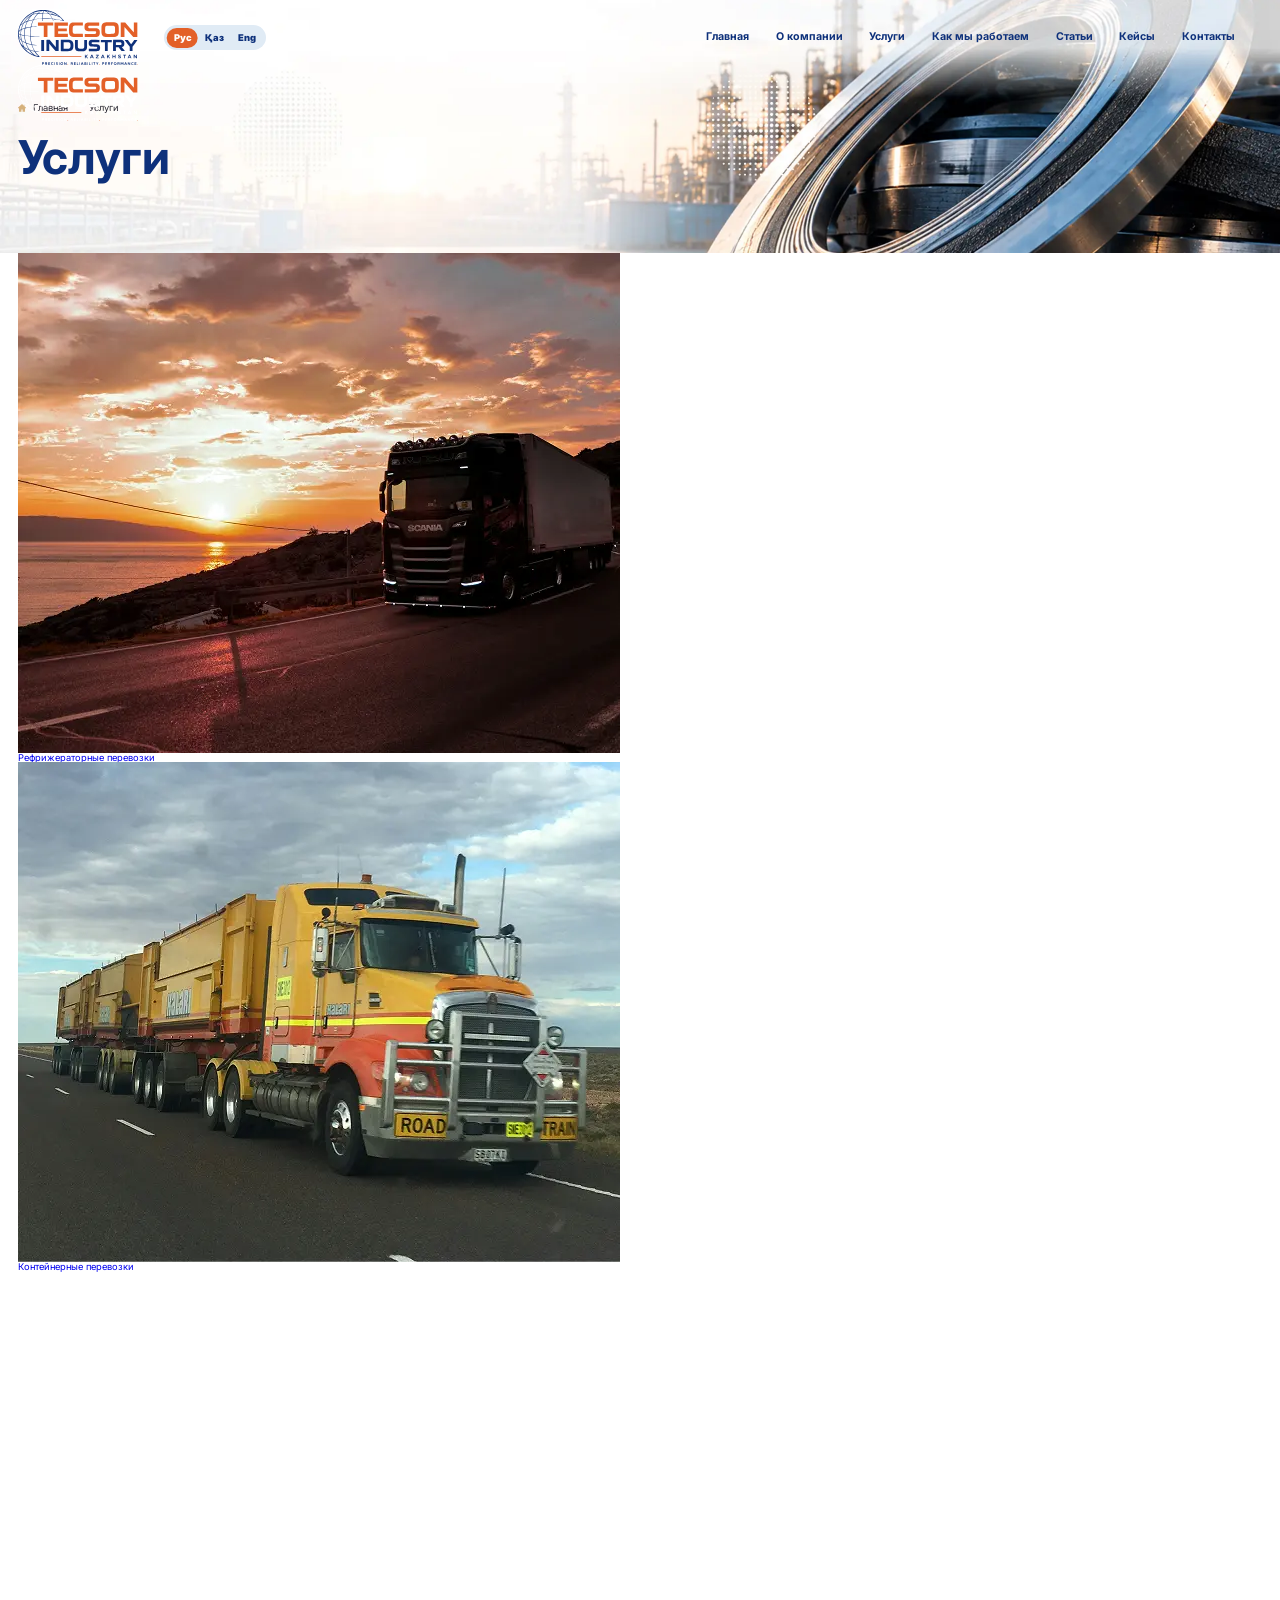
<file: services.html>
<!DOCTYPE html>
<html lang="en">

<head>
    <meta charset="UTF-8">
    <meta http-equiv="X-UA-Compatible" content="IE=edge">
    <meta name="viewport" content="width=device-width, initial-scale=1.0">
    <title>Services</title>
    <link rel="preconnect" href="https://fonts.googleapis.com">
    <link rel="preconnect" href="https://fonts.gstatic.com" crossorigin>
    <link
        href="https://fonts.googleapis.com/css2?family=Inter:ital,opsz,wght@0,14..32,100..900;1,14..32,100..900&display=swap"
        rel="stylesheet">
    <link rel="stylesheet" href="css/swiper.css">
    <link rel="stylesheet" href="css/aos.css">
    <link rel="stylesheet" href="css/fancybox.css">
    <link rel="stylesheet" href="css/style.min.css">
</head>

<body>

    <header class="header">
        <div class="container">
            <div class="header__inner">
                <div class="header__logo logo" data-aos="fade">
                    <img src="images/logo.svg" alt="logo">
                    <img src="images/logo-white.svg" alt="logo">
                </div>
                <div class="header__wrapper">
                    <div class="header__langs langs" data-aos="fade">
                        <ul class="langs__list">
                            <li class="langs__item">
                                Рус
                            </li>
                            <li class="langs__item">
                                <a class="langs__link" href="#">
                                    Қаз
                                </a>
                            </li>
                            <li class="langs__item">
                                <a class="langs__link" href="#">
                                    Eng
                                </a>
                            </li>
                        </ul>
                    </div>
                    <nav class="header__menu menu" data-aos="fade">
                        <ul class="menu__list">
                            <li class="menu__item">
                                <a class="menu__link" href="#">
                                    Главная
                                </a>
                            </li>
                            <li class="menu__item">
                                <a class="menu__link" href="#">
                                    О компании
                                </a>
                            </li>
                            <li class="menu__item">
                                <a class="menu__link" href="#">
                                    Услуги
                                </a>
                            </li>
                            <li class="menu__item">
                                <a class="menu__link" href="#">
                                    Как мы работаем
                                </a>
                            </li>
                            <li class="menu__item">
                                <a class="menu__link" href="#">
                                    Статьи
                                </a>
                            </li>
                            <li class="menu__item">
                                <a class="menu__link" href="#">
                                    Кейсы
                                </a>
                            </li>
                            <li class="menu__item">
                                <a class="menu__link" href="#">
                                    Контакты
                                </a>
                            </li>
                        </ul>
                    </nav>
                </div>
                <div class="header__wrp" data-aos="fade">
                    <div class="header__burger">
                        <span></span>
                        <span></span>
                        <span></span>
                    </div>
                </div>
            </div>
        </div>
    </header>

    <div class="big-wrapper">
        <div class="wrapper">
            <main class="main">
                <section class="main__head head pb-small">
                    <div class="container">
                        <div class="head__inner">
                            <picture class="head__bg">
                                <img src="images/head-bg.jpg" alt="img">
                            </picture>
                            <div class="head__breadcrumbs breadcrumbs" data-aos="fade-right">
                                <ul class="breadcrumbs__list">
                                    <li class="breadcrumbs__item">
                                        <a class="breadcrumbs__link" href="#">
                                            <svg width="13" height="13" viewBox="0 0 13 13" fill="none"
                                                xmlns="http://www.w3.org/2000/svg">
                                                <g clip-path="url(#clip0_5903_257389)">
                                                    <path
                                                        d="M12.7817 5.81L6.949 0.495292C6.69298 0.261978 6.30692 0.262003 6.05101 0.495266L0.218309 5.81002C0.0132296 5.9969 -0.0545125 6.28483 0.0456788 6.54353C0.145895 6.80223 0.389899 6.96938 0.667342 6.96938H1.59892V12.2943C1.59892 12.5054 1.77011 12.6766 1.98123 12.6766H5.17826C5.38938 12.6766 5.56056 12.5055 5.56056 12.2943V9.06118H7.43952V12.2943C7.43952 12.5055 7.6107 12.6766 7.82182 12.6766H11.0187C11.2298 12.6766 11.401 12.5055 11.401 12.2943V6.96938H12.3328C12.6102 6.96938 12.8542 6.80221 12.9544 6.54353C13.0545 6.2848 12.9867 5.9969 12.7817 5.81Z"
                                                        fill="#D6B17C" />
                                                    <path
                                                        d="M11.3014 1.08594H8.73389L11.6837 3.7681V1.46822C11.6837 1.2571 11.5125 1.08594 11.3014 1.08594Z"
                                                        fill="#D6B17C" />
                                                </g>
                                                <defs>
                                                    <clipPath id="clip0_5903_257389">
                                                        <rect width="13" height="13" fill="white" />
                                                    </clipPath>
                                                </defs>
                                            </svg>
                                            <span>
                                                Главная
                                            </span>
                                        </a>
                                    </li>
                                    <li class="breadcrumbs__item">
                                        <svg width="12" height="12" viewBox="0 0 12 12" fill="none"
                                            xmlns="http://www.w3.org/2000/svg">
                                            <g opacity="0.5">
                                                <path
                                                    d="M11.8082 6.46686L7.47455 10.8006C7.35085 10.9243 7.18597 10.9922 7.01017 10.9922C6.83417 10.9922 6.66939 10.9242 6.54569 10.8006L6.15223 10.407C6.02862 10.2835 5.96052 10.1185 5.96052 9.94264C5.96052 9.76683 6.02862 9.5963 6.15223 9.47279L8.6804 6.93905H0.648286C0.286143 6.93905 0 6.65554 0 6.2933V5.73692C0 5.37468 0.286143 5.06258 0.648286 5.06258H8.70908L6.15232 2.5147C6.02872 2.391 5.96062 2.23051 5.96062 2.05461C5.96062 1.8789 6.02872 1.71607 6.15232 1.59247L6.54578 1.20018C6.66949 1.07647 6.83427 1.00906 7.01027 1.00906C7.18607 1.00906 7.35095 1.07735 7.47465 1.20106L11.8083 5.53468C11.9323 5.65877 12.0005 5.82443 12 6.00052C12.0004 6.17721 11.9323 6.34296 11.8082 6.46686Z"
                                                    fill="white" />
                                            </g>
                                        </svg>
                                        <span>
                                            Услуги
                                        </span>
                                    </li>
                                </ul>
                            </div>
                            <h1 class="head__title" data-aos="fade-right">
                                Услуги
                            </h1>
                        </div>
                    </div>
                </section>
                <section class="main__services services pt-unset">
                    <div class="container">
                        <div class="services__inner">
                            <div class="services__items">
                                <a class="services__item services-item" href="#" data-aos="zoom-in">
                                    <picture class="services-item__img">
                                        <img src="images/services-img-1.jpg" alt="img">
                                    </picture>
                                    <div class="services-item__text">
                                        Рефрижераторные перевозки
                                    </div>
                                </a>
                                <a class="services__item services-item" href="#" data-aos="zoom-in">
                                    <picture class="services-item__img">
                                        <img src="images/services-img-2.jpg" alt="img">
                                    </picture>
                                    <div class="services-item__text">
                                        Контейнерные перевозки
                                    </div>
                                </a>
                                <a class="services__item services-item" href="#" data-aos="zoom-in">
                                    <picture class="services-item__img">
                                        <img src="images/services-img-3.jpg" alt="img">
                                    </picture>
                                    <div class="services-item__text">
                                        Перевозки грузов цистернами
                                    </div>
                                </a>
                                <a class="services__item services-item" href="#" data-aos="zoom-in">
                                    <picture class="services-item__img">
                                        <img src="images/services-img-2.jpg" alt="img">
                                    </picture>
                                    <div class="services-item__text">
                                        Контейнерные перевозки
                                    </div>
                                </a>
                                <a class="services__item services-item" href="#" data-aos="zoom-in">
                                    <picture class="services-item__img">
                                        <img src="images/services-img-3.jpg" alt="img">
                                    </picture>
                                    <div class="services-item__text">
                                        Перевозки грузов цистернами
                                    </div>
                                </a>
                                <a class="services__item services-item" href="#" data-aos="zoom-in">
                                    <picture class="services-item__img">
                                        <img src="images/services-img-1.jpg" alt="img">
                                    </picture>
                                    <div class="services-item__text">
                                        Рефрижераторные перевозки
                                    </div>
                                </a>
                            </div>
                        </div>
                    </div>
                </section>
            </main>
            <footer class="footer" data-aos="fade">
                <div class="container">
                    <div class="footer__top">
                        <div class="footer__box">
                            <a class="footer__logo logo" href="#">
                                <img src="images/logo-white.svg" alt="logo">
                            </a>
                            <div class="footer__networks networks">
                                <div class="networks__text">
                                    Наши соцсети:
                                </div>
                                <ul class="networks__list">
                                    <li class="networks__item">
                                        <a class="networks__link" href="#">
                                            <svg width="20" height="20" viewBox="0 0 20 20" fill="none"
                                                xmlns="http://www.w3.org/2000/svg">
                                                <g opacity="0.6">
                                                    <path
                                                        d="M11.5488 20V10.8777H14.6096L15.0688 7.32156H11.5488V5.05147C11.5488 4.0222 11.8335 3.32076 13.3111 3.32076L15.1926 3.31999V0.13923C14.8673 0.0969453 13.7503 0 12.4503 0C9.73573 0 7.87727 1.65697 7.87727 4.69927V7.32156H4.80725V10.8777H7.87727V20H11.5488Z"
                                                        fill="white" />
                                                </g>
                                            </svg>
                                        </a>
                                    </li>
                                    <li class="networks__item">
                                        <a class="networks__link" href="#">
                                            <svg width="20" height="20" viewBox="0 0 20 20" fill="none"
                                                xmlns="http://www.w3.org/2000/svg">
                                                <g opacity="0.6" clip-path="url(#clip0_5903_256085)">
                                                    <path
                                                        d="M14.5862 0H5.41381C2.42858 0 0 2.42858 0 5.41381V14.5863C0 17.5714 2.42858 20 5.41381 20H14.5863C17.5714 20 20 17.5714 20 14.5863V5.41381C20 2.42858 17.5714 0 14.5862 0V0ZM9.99998 15.4686C6.98454 15.4686 4.53139 13.0154 4.53139 9.99998C4.53139 6.98454 6.98454 4.53139 9.99998 4.53139C13.0154 4.53139 15.4686 6.98454 15.4686 9.99998C15.4686 13.0154 13.0154 15.4686 9.99998 15.4686V15.4686ZM15.5993 5.82106C14.7082 5.82106 13.9834 5.09627 13.9834 4.20516C13.9834 3.31405 14.7082 2.58911 15.5993 2.58911C16.4904 2.58911 17.2154 3.31405 17.2154 4.20516C17.2154 5.09627 16.4904 5.82106 15.5993 5.82106Z"
                                                        fill="white" />
                                                    <path
                                                        d="M9.99996 5.70312C7.63119 5.70312 5.70386 7.63031 5.70386 9.99923C5.70386 12.368 7.63119 14.2953 9.99996 14.2953C12.3689 14.2953 14.2961 12.368 14.2961 9.99923C14.2961 7.63031 12.3689 5.70312 9.99996 5.70312V5.70312Z"
                                                        fill="white" />
                                                    <path
                                                        d="M15.5994 3.76562C15.3549 3.76562 15.1559 3.9646 15.1559 4.20904C15.1559 4.45349 15.3549 4.65246 15.5994 4.65246C15.844 4.65246 16.0429 4.45364 16.0429 4.20904C16.0429 3.96445 15.844 3.76562 15.5994 3.76562Z"
                                                        fill="white" />
                                                </g>
                                                <defs>
                                                    <clipPath id="clip0_5903_256085">
                                                        <rect width="20" height="20" fill="white" />
                                                    </clipPath>
                                                </defs>
                                            </svg>
                                        </a>
                                    </li>
                                    <li class="networks__item">
                                        <a class="networks__link" href="#">
                                            <svg width="20" height="20" viewBox="0 0 20 20" fill="none"
                                                xmlns="http://www.w3.org/2000/svg">
                                                <g opacity="0.6">
                                                    <path
                                                        d="M19.15 4.45C18.6075 3.485 18.0188 3.3075 16.82 3.24C15.6225 3.15875 12.6112 3.125 10.0025 3.125C7.38875 3.125 4.37625 3.15875 3.18 3.23875C1.98375 3.3075 1.39375 3.48375 0.84625 4.45C0.2875 5.41375 0 7.07375 0 9.99625C0 9.99875 0 10 0 10C0 10.0025 0 10.0038 0 10.0038V10.0063C0 12.9163 0.2875 14.5888 0.84625 15.5425C1.39375 16.5075 1.9825 16.6825 3.17875 16.7638C4.37625 16.8338 7.38875 16.875 10.0025 16.875C12.6112 16.875 15.6225 16.8337 16.8212 16.765C18.02 16.6837 18.6088 16.5088 19.1513 15.5438C19.715 14.59 20 12.9175 20 10.0075C20 10.0075 20 10.0038 20 10.0013C20 10.0013 20 9.99875 20 9.9975C20 7.07375 19.715 5.41375 19.15 4.45ZM7.5 13.75V6.25L13.75 10L7.5 13.75Z"
                                                        fill="white" />
                                                </g>
                                            </svg>
                                        </a>
                                    </li>
                                    <li class="networks__item">
                                        <a class="networks__link" href="#">
                                            <svg width="20" height="20" viewBox="0 0 20 20" fill="none"
                                                xmlns="http://www.w3.org/2000/svg">
                                                <g opacity="0.6">
                                                    <g clip-path="url(#clip0_5903_256078)">
                                                        <path
                                                            d="M7.84753 12.6486L7.51669 17.3019C7.99003 17.3019 8.19503 17.0986 8.44086 16.8544L10.66 14.7336L15.2584 18.1011C16.1017 18.5711 16.6959 18.3236 16.9234 17.3252L19.9417 3.1819L19.9425 3.18107C20.21 1.9344 19.4917 1.4469 18.67 1.75273L0.928359 8.54523C-0.282474 9.01523 -0.264141 9.69023 0.722526 9.99607L5.25836 11.4069L15.7942 4.8144C16.29 4.48607 16.7409 4.66773 16.37 4.99607L7.84753 12.6486Z"
                                                            fill="white" />
                                                    </g>
                                                </g>
                                                <defs>
                                                    <clipPath id="clip0_5903_256078">
                                                        <rect width="20" height="20" fill="white" />
                                                    </clipPath>
                                                </defs>
                                            </svg>
                                        </a>
                                    </li>
                                    <li class="networks__item">
                                        <a class="networks__link" href="#">
                                            <svg width="20" height="21" viewBox="0 0 20 21" fill="none"
                                                xmlns="http://www.w3.org/2000/svg">
                                                <g opacity="0.6">
                                                    <g clip-path="url(#clip0_5903_256081)">
                                                        <path
                                                            d="M10.6799 11.3119C10.4512 11.5409 10.0802 11.5409 9.85135 11.3119L7.18869 8.64724C7.07883 8.53729 7.01703 8.3881 7.01703 8.23265C7.01703 8.07705 7.07883 7.92801 7.18869 7.81792L7.66202 7.34439L6.27179 5.95312L5.13288 7.09289C4.74958 7.47648 4.74973 8.10057 5.13288 8.48415L10.0143 13.3695C10.1988 13.5541 10.4457 13.6557 10.7095 13.6557C10.9733 13.6557 11.2202 13.554 11.4047 13.3694L12.5436 12.2298L11.1534 10.8384L10.6799 11.3119Z"
                                                            fill="white" />
                                                        <path
                                                            d="M19.1595 7.06428C19.1595 5.18437 18.4235 3.41242 17.0865 2.0746C15.7497 0.736785 13.979 0 12.1007 0H7.91809C7.91809 0 7.91809 0 7.91794 0C6.03973 0 4.2691 0.736785 2.93243 2.07445C1.59561 3.41227 0.859375 5.18437 0.859375 7.06412V10.3542C0.859375 11.8099 1.3031 13.2104 2.14264 14.404C2.8833 15.4571 3.87939 16.2795 5.04074 16.8011V18.691C5.04074 19.6681 5.58746 20.0147 6.0556 20.0149C6.39008 20.0149 6.7247 19.8497 7.05032 19.524L9.15405 17.4184H12.1008C13.9792 17.4184 15.7498 16.6816 17.0866 15.3438C18.4235 14.0059 19.1597 12.234 19.1597 10.3542L19.1595 7.06428ZM13.7866 12.6405L12.2333 14.1948C11.8274 14.601 11.2863 14.8244 10.7095 14.8244C10.1328 14.8244 9.59167 14.6009 9.18579 14.1948L4.3042 9.30945C3.4642 8.46852 3.4642 7.10047 4.3042 6.25969L5.85754 4.70534C5.96741 4.59525 6.11633 4.53356 6.27182 4.53356C6.42715 4.53356 6.57623 4.59525 6.6861 4.70534L8.90503 6.92593C9.01489 7.03587 9.07654 7.18506 9.07654 7.34051C9.07654 7.49596 9.01489 7.64515 8.90488 7.7551L8.4317 8.22863L10.2658 10.0641L10.7391 9.59042C10.968 9.36152 11.339 9.36152 11.5677 9.59057L13.7866 11.8112C13.8966 11.9211 13.9583 12.0703 13.9583 12.2257C13.9583 12.3813 13.8966 12.5305 13.7866 12.6405ZM9.56573 5.69256C9.56573 5.36883 9.82803 5.10619 10.1517 5.10619C12.1819 5.10619 13.8336 6.75903 13.8336 8.79057C13.8336 9.11445 13.5713 9.37694 13.2477 9.37694C12.9242 9.37694 12.6617 9.11445 12.6617 8.79057C12.6617 7.40572 11.5358 6.27893 10.1517 6.27893C9.82803 6.27893 9.56573 6.01644 9.56573 5.69256ZM15.7579 9.37725C15.4343 9.37725 15.172 9.1146 15.172 8.79087C15.1721 7.44878 14.6498 6.18716 13.7016 5.23812C12.7533 4.28923 11.4926 3.76654 10.1515 3.76654C9.82803 3.76654 9.56558 3.50404 9.56558 3.18016C9.56558 2.85643 9.82803 2.59379 10.1515 2.59379C11.8056 2.59379 13.3606 3.23849 14.5302 4.40895C15.6999 5.57941 16.344 7.13559 16.3438 8.79087C16.3438 9.1146 16.0815 9.37725 15.7579 9.37725Z"
                                                            fill="white" />
                                                    </g>
                                                </g>
                                                <defs>
                                                    <clipPath id="clip0_5903_256081">
                                                        <rect width="20" height="20.0149" fill="white" />
                                                    </clipPath>
                                                </defs>
                                            </svg>
                                        </a>
                                    </li>
                                </ul>
                            </div>
                        </div>
                        <nav class="footer__nav nav">
                            <ul class="nav__list">
                                <li class="nav__item">
                                    <a class="nav__link" href="#">
                                        О компании
                                    </a>
                                </li>
                                <li class="nav__item">
                                    <a class="nav__link" href="#">
                                        Кейсы
                                    </a>
                                </li>
                                <li class="nav__item">
                                    <a class="nav__link" href="#">
                                        Услуги
                                    </a>
                                </li>
                                <li class="nav__item">
                                    <a class="nav__link" href="#">
                                        Контакты
                                    </a>
                                </li>
                                <li class="nav__item">
                                    <a class="nav__link" href="#">
                                        Как мы работаем
                                    </a>
                                </li>
                                <li class="nav__item">
                                    <a class="nav__link" href="#">
                                        Статьи
                                    </a>
                                </li>
                            </ul>
                        </nav>
                        <div class="footer__connections connections connections--additional">
                            <ul class="connections__list">
                                <li class="connections__item">
                                    <div class="connections__icon">
                                        <svg width="22" height="22" viewBox="0 0 22 22" fill="none"
                                            xmlns="http://www.w3.org/2000/svg">
                                            <g clip-path="url(#clip0_5903_259050)">
                                                <path
                                                    d="M3.57401 11.0021C3.57401 8.29171 3.56921 5.58129 3.57401 2.87086C3.57881 1.4365 4.50947 0.309153 5.91505 0.0405098C6.10214 0.0069293 6.29883 0.00213209 6.48592 0.00213209C9.49377 0.00213209 12.4968 -0.00266512 15.5047 0.00213209C17.2077 0.00213209 18.4214 1.21583 18.4214 2.91883C18.4214 8.3061 18.4214 13.6934 18.4214 19.0806C18.4214 20.7836 17.2077 21.9973 15.5047 21.9973C12.4968 22.0021 9.49377 22.0021 6.48592 21.9973C4.7877 21.9973 3.57401 20.7788 3.56921 19.0806C3.57401 16.3894 3.57401 13.6934 3.57401 11.0021ZM5.11391 10.9829C5.11391 13.679 5.11391 16.3702 5.11391 19.0662C5.11391 19.9489 5.63681 20.467 6.5147 20.467C9.50336 20.467 12.492 20.467 15.4855 20.467C15.6294 20.467 15.7781 20.4622 15.9124 20.4286C16.5361 20.2751 16.8863 19.7714 16.8863 19.0423C16.8863 14.8447 16.8863 10.6471 16.8863 6.45438C16.8863 5.26467 16.8911 4.07017 16.8863 2.88046C16.8815 2.21844 16.4977 1.69075 15.8932 1.58521C15.5191 1.52285 15.1305 1.56123 14.7467 1.55643C14.6316 1.7723 14.5116 1.98818 14.3965 2.20405C14.3773 2.23763 14.3581 2.27601 14.3389 2.30959C14.1471 2.62621 13.8688 2.8133 13.4946 2.8133C11.8396 2.81809 10.1846 2.81809 8.52953 2.8133C8.13616 2.8133 7.84832 2.61661 7.66123 2.27121C7.56049 2.07932 7.46934 1.88264 7.3686 1.69555C7.33982 1.63798 7.27746 1.55643 7.22948 1.55643C6.82172 1.56123 6.40436 1.53244 6.01579 1.61879C5.44013 1.74832 5.11391 2.26641 5.11391 2.93323C5.11391 5.61007 5.11391 8.29651 5.11391 10.9829Z"
                                                    fill="#4E331E" />
                                                <path
                                                    d="M11.0001 18.9239C10.6643 18.9239 10.3285 18.9287 9.99273 18.9239C9.54659 18.9143 9.22038 18.6025 9.21079 18.1851C9.20119 17.7534 9.51301 17.408 9.96875 17.3936C10.6547 17.3792 11.3407 17.3792 12.0267 17.3936C12.4777 17.4032 12.7943 17.7534 12.7847 18.1851C12.7751 18.6025 12.4489 18.9143 12.0028 18.9239C11.6718 18.9335 11.336 18.9239 11.0001 18.9239Z"
                                                    fill="#4E331E" />
                                            </g>
                                            <defs>
                                                <clipPath id="clip0_5903_259050">
                                                    <rect width="14.8522" height="22" fill="white"
                                                        transform="translate(3.57397)" />
                                                </clipPath>
                                            </defs>
                                        </svg>
                                    </div>
                                    <div class="connections__box">
                                        <div class="connections__suptext">
                                            Отдел продаж
                                        </div>
                                        <a class="connections__link" href="+77710000000">
                                            +7 771 000 00 00

                                        </a>
                                        <a class="connections__link" href="+77710000000">
                                            +7 771 000 00 00
                                        </a>
                                    </div>
                                </li>
                                <li class="connections__item">
                                    <div class="connections__icon">
                                        <svg width="22" height="22" viewBox="0 0 22 22" fill="none"
                                            xmlns="http://www.w3.org/2000/svg">
                                            <g clip-path="url(#clip0_5903_259140)">
                                                <path
                                                    d="M10.9721 22.0006C10.1822 21.2923 9.38376 20.6098 8.62395 19.8886C6.98415 18.3346 5.49459 16.6476 4.24542 14.7588C3.38688 13.4582 2.68288 12.0802 2.36522 10.5348C2.05615 9.04099 2.15488 7.56431 2.62707 6.11338C3.15078 4.49933 4.06083 3.14713 5.36151 2.06109C6.6579 0.979329 8.14747 0.309671 9.8259 0.0821587C11.3841 -0.128183 12.8909 0.064988 14.3418 0.665964C15.7627 1.25406 16.9561 2.15552 17.909 3.36606C18.832 4.53796 19.4286 5.86011 19.6776 7.33679C19.9523 8.95943 19.7892 10.5391 19.1797 12.0716C18.5057 13.7629 17.5012 15.2525 16.3637 16.6605C14.8097 18.5879 13.0583 20.3222 11.1309 21.8761C11.1008 21.9019 11.0579 21.9319 10.9721 22.0006ZM10.9978 19.7384C11.045 19.704 11.0794 19.6783 11.1094 19.6525C12.2169 18.6566 13.2858 17.6221 14.2645 16.4974C15.5609 15.0078 16.7328 13.441 17.5184 11.608C18.2095 9.99396 18.3082 8.33699 17.7545 6.6886C16.8487 4.00138 14.9642 2.36157 12.1654 1.82928C10.766 1.56313 9.40093 1.7606 8.10454 2.3487C6.45186 3.09991 5.2499 4.31045 4.52015 5.96743C3.902 7.37543 3.73888 8.84353 4.08229 10.3503C4.38707 11.6896 5.04386 12.8658 5.79507 13.9947C7.06142 15.8835 8.60678 17.5276 10.2595 19.0773C10.5041 19.3005 10.7488 19.5151 10.9978 19.7384Z"
                                                    fill="#4E331E" />
                                                <path
                                                    d="M10.9935 12.8827C8.74418 12.8784 6.91979 11.0455 6.92408 8.79609C6.92837 6.55102 8.77423 4.71375 11.015 4.72663C13.2601 4.73522 15.0931 6.57678 15.0845 8.81756C15.0759 11.0669 13.2429 12.8913 10.9935 12.8827ZM10.9978 11.1657C12.2985 11.1657 13.3588 10.1097 13.3631 8.81326C13.3631 7.51258 12.3028 6.448 11.0064 6.448C9.71003 6.4437 8.64545 7.50829 8.64115 8.80468C8.64115 10.1011 9.69715 11.1614 10.9978 11.1657Z"
                                                    fill="#4E331E" />
                                            </g>
                                            <defs>
                                                <clipPath id="clip0_5903_259140">
                                                    <rect width="17.6215" height="22" fill="white"
                                                        transform="translate(2.18921)" />
                                                </clipPath>
                                            </defs>
                                        </svg>
                                    </div>
                                    <div class="connections__box">
                                        <div class="connections__suptext">
                                            Адрес
                                        </div>
                                        <a class="connections__link" href="#">
                                            г.Атырау, ул. Севастопольская 1В
                                        </a>
                                    </div>
                                </li>
                                <li class="connections__item">
                                    <div class="connections__icon">
                                        <svg width="22" height="22" viewBox="0 0 22 22" fill="none"
                                            xmlns="http://www.w3.org/2000/svg">
                                            <g clip-path="url(#clip0_5903_259095)">
                                                <g clip-path="url(#clip1_5903_259095)">
                                                    <path
                                                        d="M10.9975 2.375C13.1941 2.375 15.3858 2.375 17.5823 2.375C20.1327 2.375 22.0049 4.24724 22.0049 6.79762C22.0049 9.58387 22.0049 12.3652 22.0049 15.1515C22.0049 17.7018 20.1327 19.5741 17.5823 19.5741C13.1941 19.5741 8.80096 19.5741 4.41273 19.5741C1.86236 19.5741 -0.0098877 17.7018 -0.0098877 15.1515C-0.0098877 12.3456 -0.0098877 9.53473 -0.0098877 6.72391C-0.00497367 4.59122 1.41518 2.86149 3.50855 2.45362C3.79357 2.39957 4.09332 2.37991 4.38816 2.375C6.59456 2.375 8.79604 2.375 10.9975 2.375ZM10.9975 4.09491C8.80096 4.09491 6.6093 4.09491 4.41273 4.09491C2.81568 4.09491 1.71002 5.20056 1.71002 6.79762C1.71002 9.57896 1.71002 12.3652 1.71002 15.1465C1.71002 16.7387 2.82059 17.8493 4.41273 17.8493C8.80096 17.8493 13.1892 17.8493 17.5774 17.8493C19.1745 17.8493 20.2801 16.7387 20.2801 15.1465C20.2801 12.3652 20.2801 9.57896 20.2801 6.79762C20.2801 5.20548 19.1695 4.09491 17.5774 4.09491C15.3858 4.09491 13.1941 4.09491 10.9975 4.09491Z"
                                                        fill="#4E331E" />
                                                    <path
                                                        d="M13.6019 12.2209C13.3317 12.4715 13.0958 12.6828 12.8697 12.9089C11.8132 13.9654 10.1818 13.9654 9.13017 12.904C8.90412 12.6779 8.66825 12.4666 8.4422 12.2504C8.2309 12.4568 7.99503 12.673 7.7739 12.8991C6.84023 13.8671 5.91148 14.8352 4.98273 15.8033C4.59452 16.2111 4.06381 16.2504 3.69526 15.8966C3.32671 15.5477 3.35128 15.0121 3.73948 14.6091C4.8648 13.4396 5.98519 12.2701 7.1105 11.1005C7.14982 11.0612 7.18421 11.017 7.23827 10.958C6.8992 10.6091 6.56505 10.2602 6.23089 9.91625C5.40042 9.0563 4.56504 8.20126 3.73457 7.3413C3.35128 6.94818 3.33162 6.42238 3.68543 6.06857C4.04415 5.70984 4.5847 5.73933 4.9729 6.13736C6.73212 7.95555 8.49626 9.76883 10.2555 11.587C10.7764 12.1226 11.2285 12.1226 11.7493 11.5821C13.5135 9.76392 15.2727 7.95064 17.0319 6.13245C17.4103 5.73933 17.9361 5.70493 18.2997 6.04891C18.6683 6.39781 18.6535 6.93344 18.2604 7.33639C17.1449 8.48627 16.0245 9.64106 14.9091 10.7909C14.8648 10.8352 14.8206 10.8843 14.7616 10.9531C15.1204 11.3266 15.4742 11.7 15.828 12.0686C16.6437 12.9187 17.4644 13.7688 18.2801 14.619C18.6535 15.0121 18.6634 15.5477 18.2997 15.8917C17.9312 16.2357 17.4054 16.2013 17.0319 15.8082C15.9263 14.6583 14.8206 13.5035 13.715 12.3536C13.6658 12.3143 13.6314 12.2602 13.6019 12.2209Z"
                                                        fill="#4E331E" />
                                                </g>
                                            </g>
                                            <defs>
                                                <clipPath id="clip0_5903_259095">
                                                    <rect width="22" height="22" fill="white" />
                                                </clipPath>
                                                <clipPath id="clip1_5903_259095">
                                                    <rect width="22.0197" height="17.204" fill="white"
                                                        transform="translate(-0.0098877 2.375)" />
                                                </clipPath>
                                            </defs>
                                        </svg>
                                    </div>
                                    <div class="connections__box">
                                        <div class="connections__suptext">
                                            Email
                                        </div>
                                        <a class="connections__link" href="mailto:client@example.kz">
                                            client@example.kz
                                        </a>
                                    </div>
                                </li>
                                <li class="connections__item">
                                    <div class="connections__icon">
                                        <svg width="22" height="22" viewBox="0 0 22 22" fill="none"
                                            xmlns="http://www.w3.org/2000/svg">
                                            <g clip-path="url(#clip0_5903_259185)">
                                                <g clip-path="url(#clip1_5903_259185)">
                                                    <path
                                                        d="M10.9975 2.375C13.1941 2.375 15.3858 2.375 17.5823 2.375C20.1327 2.375 22.0049 4.24724 22.0049 6.79762C22.0049 9.58387 22.0049 12.3652 22.0049 15.1515C22.0049 17.7018 20.1327 19.5741 17.5823 19.5741C13.1941 19.5741 8.80096 19.5741 4.41273 19.5741C1.86236 19.5741 -0.0098877 17.7018 -0.0098877 15.1515C-0.0098877 12.3456 -0.0098877 9.53473 -0.0098877 6.72391C-0.00497367 4.59122 1.41518 2.86149 3.50855 2.45362C3.79357 2.39957 4.09332 2.37991 4.38816 2.375C6.59456 2.375 8.79604 2.375 10.9975 2.375ZM10.9975 4.09491C8.80096 4.09491 6.6093 4.09491 4.41273 4.09491C2.81568 4.09491 1.71002 5.20056 1.71002 6.79762C1.71002 9.57896 1.71002 12.3652 1.71002 15.1465C1.71002 16.7387 2.82059 17.8493 4.41273 17.8493C8.80096 17.8493 13.1892 17.8493 17.5774 17.8493C19.1745 17.8493 20.2801 16.7387 20.2801 15.1465C20.2801 12.3652 20.2801 9.57896 20.2801 6.79762C20.2801 5.20548 19.1695 4.09491 17.5774 4.09491C15.3858 4.09491 13.1941 4.09491 10.9975 4.09491Z"
                                                        fill="#4E331E" />
                                                    <path
                                                        d="M13.6019 12.2209C13.3317 12.4715 13.0958 12.6828 12.8697 12.9089C11.8132 13.9654 10.1818 13.9654 9.13017 12.904C8.90412 12.6779 8.66825 12.4666 8.4422 12.2504C8.2309 12.4568 7.99503 12.673 7.7739 12.8991C6.84023 13.8671 5.91148 14.8352 4.98273 15.8033C4.59452 16.2111 4.06381 16.2504 3.69526 15.8966C3.32671 15.5477 3.35128 15.0121 3.73948 14.6091C4.8648 13.4396 5.98519 12.2701 7.1105 11.1005C7.14982 11.0612 7.18421 11.017 7.23827 10.958C6.8992 10.6091 6.56505 10.2602 6.23089 9.91625C5.40042 9.0563 4.56504 8.20126 3.73457 7.3413C3.35128 6.94818 3.33162 6.42238 3.68543 6.06857C4.04415 5.70984 4.5847 5.73933 4.9729 6.13736C6.73212 7.95555 8.49626 9.76883 10.2555 11.587C10.7764 12.1226 11.2285 12.1226 11.7493 11.5821C13.5135 9.76392 15.2727 7.95064 17.0319 6.13245C17.4103 5.73933 17.9361 5.70493 18.2997 6.04891C18.6683 6.39781 18.6535 6.93344 18.2604 7.33639C17.1449 8.48627 16.0245 9.64106 14.9091 10.7909C14.8648 10.8352 14.8206 10.8843 14.7616 10.9531C15.1204 11.3266 15.4742 11.7 15.828 12.0686C16.6437 12.9187 17.4644 13.7688 18.2801 14.619C18.6535 15.0121 18.6634 15.5477 18.2997 15.8917C17.9312 16.2357 17.4054 16.2013 17.0319 15.8082C15.9263 14.6583 14.8206 13.5035 13.715 12.3536C13.6658 12.3143 13.6314 12.2602 13.6019 12.2209Z"
                                                        fill="#4E331E" />
                                                </g>
                                            </g>
                                            <defs>
                                                <clipPath id="clip0_5903_259185">
                                                    <rect width="22" height="22" fill="white" />
                                                </clipPath>
                                                <clipPath id="clip1_5903_259185">
                                                    <rect width="22.0197" height="17.204" fill="white"
                                                        transform="translate(-0.0098877 2.375)" />
                                                </clipPath>
                                            </defs>
                                        </svg>
                                    </div>
                                    <div class="connections__box">
                                        <div class="connections__suptext">
                                            Email
                                        </div>
                                        <a class="connections__link" href="mailto:client@example.kz">
                                            client@example.kz
                                        </a>
                                    </div>
                                </li>
                            </ul>
                        </div>
                    </div>
                    <div class="footer__bottom">
                        <p class="footer__copy">
                            © 2026, TOO KTZ LOGISTICS
                        </p>
                        <div class="footer__develoer">
                            <p class="footer__developer-text">
                                Разработка:
                            </p>
                            <div class="footer__developer-logo">
                                <svg width="112" height="30" viewBox="0 0 112 30" fill="none"
                                    xmlns="http://www.w3.org/2000/svg">
                                    <g clip-path="url(#clip0_5605_55528)">
                                        <path d="M98.0195 26.0117L100.181 29.6611H98.0195V26.0117Z" fill="#FFE100" />
                                        <path
                                            d="M111.174 9.06641V21.0302H104.145V23.6555H107.158L103.85 29.2223V29.6648H103.686L100.723 25.1473L103.416 21.0302H100.074L98.0179 24.4141V17.916H95.0469V29.6648H93.4624V26.9004H90.5801V9.06641H111.174Z"
                                            fill="#FFE100" />
                                        <path d="M108.01 27.0192L111.175 21.6758V27.0192H108.01Z" fill="#FFE100" />
                                        <path
                                            d="M23.4381 25.6589V13.9648H19.0723V29.6033H29.0007V25.6589H23.4381V25.6589Z"
                                            fill="white" />
                                        <path
                                            d="M38.2877 13.5703C33.2603 13.5703 29.6699 17.009 29.6699 21.7878C29.6699 26.5665 33.2603 30.001 38.2877 30.001C43.2983 30.001 46.8718 26.5749 46.8718 21.7878C46.8718 16.9921 43.2983 13.5703 38.2877 13.5703ZM38.2877 25.9892C35.9068 25.9892 34.1579 24.2193 34.1579 21.7878C34.1579 19.352 35.9068 17.5779 38.2877 17.5779C40.6645 17.5779 42.388 19.3394 42.388 21.7878C42.388 24.2361 40.6645 25.9892 38.2877 25.9892Z"
                                            fill="white" />
                                        <path
                                            d="M58.8528 13.9648V22.1696L52.8477 13.9648H49.0762V29.6033H53.2565V21.1161L59.4638 29.6033H63.0289V13.9648H58.8528Z"
                                            fill="white" />
                                        <path d="M66.0586 13.9648V29.6033H70.4244V13.9648H66.0586Z" fill="white" />
                                        <path
                                            d="M83.2317 13.9648V22.1696L77.2266 13.9648H73.4551V29.6033H77.6313V21.1161L83.8428 29.6033H87.4079V13.9648H83.2317Z"
                                            fill="white" />
                                        <path
                                            d="M2.58677 5.3609C1.49529 5.1797 0.530248 5.01537 0.530248 4.01242C0.530248 3.1696 1.31411 2.6049 2.51095 2.6049C3.72033 2.6049 4.46201 3.16538 4.52951 4.10933H4.90873C4.84556 2.95468 3.93947 2.23828 2.51516 2.23828C1.10341 2.23828 0.142584 2.9589 0.142584 4.02082C0.142584 5.33561 1.33942 5.54212 2.49829 5.7444C3.60233 5.92982 4.69381 6.13208 4.69381 7.29517C4.69381 8.22227 3.84677 8.82067 2.5699 8.82067C1.30146 8.82067 0.505041 8.24334 0.399691 7.24461H0.0078125C0.113162 8.45827 1.0529 9.19573 2.56146 9.19573C4.07436 9.19573 5.08569 8.43298 5.08569 7.28255C5.08569 5.79496 3.7583 5.55476 2.58677 5.3609Z"
                                            fill="white" />
                                        <path
                                            d="M9.3554 8.68752C8.31032 8.68752 7.71185 8.07225 7.71185 7.01454V2.72881H10.1434V2.37906H7.71185V0.398438H7.31575V2.37906H5.77344V2.72881H7.31575V7.03139C7.31575 8.29983 8.07431 9.0668 9.32166 9.0668H10.1982V8.68752H9.3554Z"
                                            fill="white" />
                                        <path
                                            d="M16.7211 2.36719V6.21042C16.7211 7.80757 15.794 8.80631 14.298 8.80631C12.802 8.80631 11.8707 7.81177 11.8707 6.21042V2.36719H11.4746V6.25677C11.4746 8.04356 12.5702 9.19399 14.298 9.19399C16.0257 9.19399 17.1172 8.04356 17.1172 6.25677V2.36719H16.7211Z"
                                            fill="white" />
                                        <path
                                            d="M25.2832 0V4.05394C24.7311 2.95407 23.627 2.23767 22.2532 2.23767C20.2937 2.23767 18.8398 3.73366 18.8398 5.7185C18.8398 7.6949 20.2937 9.19511 22.2532 9.19511C23.6354 9.19511 24.7438 8.47028 25.2916 7.35779L25.3464 9.06448H25.6793V0H25.2832ZM22.2743 8.80743C20.5424 8.80743 19.2402 7.47576 19.2402 5.71851C19.2402 3.94859 20.5424 2.62536 22.2743 2.62536C24.0231 2.62536 25.3 3.93596 25.3 5.71851C25.3 7.49683 24.0231 8.80743 22.2743 8.80743Z"
                                            fill="white" />
                                        <path
                                            d="M28.1201 2.37008V9.06625H28.5162V2.37008H28.1201ZM28.0273 0.191406V0.88252H28.6089V0.191406H28.0273Z"
                                            fill="white" />
                                        <path
                                            d="M33.8503 2.23828C31.8613 2.23828 30.3652 3.71321 30.3652 5.71911C30.3652 7.70814 31.8613 9.19572 33.8503 9.19572C35.8478 9.19572 37.3353 7.70815 37.3353 5.71911C37.3353 3.72586 35.8477 2.23828 33.8503 2.23828ZM33.8503 8.80804C32.0888 8.80804 30.7656 7.48903 30.7656 5.71912C30.7656 3.93657 32.0804 2.62597 33.8503 2.62597C35.6202 2.62597 36.9308 3.94498 36.9308 5.71912C36.9308 7.48903 35.6202 8.80804 33.8503 8.80804Z"
                                            fill="white" />
                                        <path
                                            d="M8.65456 23.5357C9.62121 23.5357 10.4048 22.7521 10.4048 21.7854C10.4048 20.8188 9.62121 20.0352 8.65456 20.0352C7.68792 20.0352 6.9043 20.8188 6.9043 21.7854C6.9043 22.7521 7.68792 23.5357 8.65456 23.5357Z"
                                            fill="#FFE100" />
                                        <path
                                            d="M12.4897 23.5366V25.7827H8.49479C6.29505 25.7827 4.49564 23.9917 4.49564 21.7878C4.49564 19.5796 6.29506 17.7886 8.49479 17.7886C10.0751 17.7886 11.4404 18.7073 12.0894 20.0347H16.5226C15.7219 16.339 12.4308 13.5703 8.49479 13.5703C3.96044 13.5703 0.277344 17.245 0.277344 21.7878C0.277337 26.3221 3.96044 30.001 8.49479 30.001H16.7122V23.5366H12.4897Z"
                                            fill="white" />
                                    </g>
                                    <defs>
                                        <clipPath id="clip0_5605_55528">
                                            <rect width="111.183" height="30" fill="white" />
                                        </clipPath>
                                    </defs>
                                </svg>
                            </div>
                        </div>
                    </div>
                </div>
            </footer>
        </div>
    </div>

    <script src="js/jquery.js"></script>
    <script src="js/aos.js"></script>
    <script src="js/swiper.js"></script>
    <script src="js/fancybox.js"></script>
    <script src="js/main.min.js"></script>
</body>

</html>
</file>
<file: css/style.min.css>
*{
    padding:0;
    margin:0;
    border:0
}
*,*:before,*:after{
    -webkit-box-sizing:border-box;
    box-sizing:border-box
}
:focus,:active{
    outline:none
}
a:focus,a:active{
    outline:none
}
nav,footer,header,aside{
    display:block
}
html,body{
    height:100%;
    width:100%;
    font-size:100%;
    line-height:1;
    font-size:14rem;
    -ms-text-size-adjust:100%;
    -moz-text-size-adjust:100%;
    -webkit-text-size-adjust:100%
}
input,button,textarea{
    font-family:inherit
}
input::-ms-clear{
    display:none
}
button{
    cursor:pointer
}
button::-moz-focus-inner{
    padding:0;
    border:0
}
a,a:visited{
    text-decoration:none
}
a:hover{
    text-decoration:none
}
ul li{
    list-style:none
}
img{
    vertical-align:top
}
h1,h2,h3,h4,h5,h6{
    font-size:inherit;
    font-weight:400
}
button{
    background:unset
}
html{
    font-size:1px
}
html,body{
    height:100%;
    background:#fff;
    font-family:"Inter",sans-serif
}
.big-wrapper{
    display:-webkit-box;
    display:-ms-flexbox;
    display:flex;
    -webkit-box-orient:vertical;
    -webkit-box-direction:normal;
    -ms-flex-direction:column;
    flex-direction:column;
    min-height:100%;
    overflow:hidden
}
.wrapper{
    display:-webkit-box;
    display:-ms-flexbox;
    display:flex;
    -webkit-box-orient:vertical;
    -webkit-box-direction:normal;
    -ms-flex-direction:column;
    flex-direction:column;
    -webkit-box-flex:1;
    -ms-flex-positive:1;
    flex-grow:1
}
.main{
    -webkit-box-flex:1;
    -ms-flex:1 0 auto;
    flex:1 0 auto
}
.footer{
    -webkit-box-flex:0;
    -ms-flex:0 0 auto;
    flex:0 0 auto
}
.container{
    max-width:1895rem;
    width:100%;
    margin:0 auto;
    padding:0 15rem
}
.logo{
    display:block;
    min-width:clamp( 120rem, calc( 120rem + 59 * ((100vw - 375rem) / (1200 - 375)) ), 179rem );
    width:clamp( 120rem, calc( 120rem + 59 * ((100vw - 375rem) / (1200 - 375)) ), 179rem );
    height:clamp( 60rem, calc( 60rem + 23 * ((100vw - 375rem) / (1200 - 375)) ), 83rem )
}
.logo img{
    width:100%;
    height:100%;
    -o-object-fit:contain;
    object-fit:contain
}
.langs{
    position:relative
}
.langs__list{
    background:#e0ebf5;
    display:-webkit-box;
    display:-ms-flexbox;
    display:flex;
    -webkit-box-align:center;
    -ms-flex-align:center;
    align-items:center;
    padding:4rem;
    border-radius:50rem;
    position:relative
}
.langs__item{
    min-width:48rem;
    display:-webkit-box;
    display:-ms-flexbox;
    display:flex;
    -webkit-box-pack:center;
    -ms-flex-pack:center;
    justify-content:center;
    -webkit-box-align:center;
    -ms-flex-align:center;
    align-items:center;
    text-align:center;
    min-height:30rem;
    color:#0e317b;
    font-size:14rem;
    line-height:18rem;
    font-weight:900;
    z-index:1;
    position:relative;
    -webkit-transition:color .3s;
    -o-transition:color .3s;
    transition:color .3s
}
.langs__item--active{
    color:#fff
}
.langs__item--active .langs__link{
    color:#fff
}
.langs__link{
    color:#0e317b;
    display:-webkit-box;
    display:-ms-flexbox;
    display:flex;
    -webkit-box-pack:center;
    -ms-flex-pack:center;
    justify-content:center;
    -webkit-box-align:center;
    -ms-flex-align:center;
    align-items:center;
    text-align:center;
    padding:6rem;
    width:100%;
    -webkit-transition:color .3s;
    -o-transition:color .3s;
    transition:color .3s
}
.langs__highlight{
    position:absolute;
    top:50%;
    left:0;
    width:46rem;
    height:30rem;
    background:#e36028;
    border-radius:50rem;
    -webkit-transform:translate(0, -50%);
    -ms-transform:translate(0, -50%);
    transform:translate(0, -50%);
    -webkit-transition:-webkit-transform .3s;
    transition:-webkit-transform .3s;
    -o-transition:transform .3s;
    transition:transform .3s;
    transition:transform .3s, -webkit-transform .3s
}
.navigation{
    display:-webkit-box;
    display:-ms-flexbox;
    display:flex;
    -webkit-box-align:center;
    -ms-flex-align:center;
    align-items:center;
    -webkit-box-pack:justify;
    -ms-flex-pack:justify;
    justify-content:space-between;
    gap:30rem;
    position:relative;
    z-index:1
}
.pagination{
    display:-webkit-box;
    display:-ms-flexbox;
    display:flex;
    -webkit-box-pack:center;
    -ms-flex-pack:center;
    justify-content:center;
    -webkit-box-align:center;
    -ms-flex-align:center;
    align-items:center;
    gap:10rem
}
.pagination .swiper-pagination-bullet{
    background:rgba(227,96,40,.4);
    width:clamp( 8rem, calc( 8rem + 2 * ((100vw - 375rem) / (1200 - 375)) ), 10rem );
    height:clamp( 8rem, calc( 8rem + 2 * ((100vw - 375rem) / (1200 - 375)) ), 10rem );
    border-radius:100%;
    opacity:1;
    margin-left:unset !important;
    margin-right:unset !important;
    -webkit-transition:background .3s;
    -o-transition:background .3s;
    transition:background .3s;
    cursor:pointer
}
.pagination .swiper-pagination-bullet:hover{
    background:#e36028
}
.pagination .swiper-pagination-bullet-active{
    background:#e36028
}
.arrow{
    cursor:pointer;
    width:clamp( 50rem, calc( 50rem + 10 * ((100vw - 375rem) / (1200 - 375)) ), 60rem );
    min-width:clamp( 50rem, calc( 50rem + 10 * ((100vw - 375rem) / (1200 - 375)) ), 60rem );
    height:clamp( 50rem, calc( 50rem + 10 * ((100vw - 375rem) / (1200 - 375)) ), 60rem );
    border-radius:100%;
    display:-webkit-box;
    display:-ms-flexbox;
    display:flex;
    -webkit-box-pack:center;
    -ms-flex-pack:center;
    justify-content:center;
    -webkit-box-align:center;
    -ms-flex-align:center;
    align-items:center;
    background:#fff;
    -webkit-box-shadow:0rem 12rem 24rem rgba(0,0,0,.1);
    box-shadow:0rem 12rem 24rem rgba(0,0,0,.1);
    -webkit-transition:background .3s;
    -o-transition:background .3s;
    transition:background .3s
}
.arrow:hover{
    background:#e36028
}
.arrow:hover svg path{
    fill:#fff
}
.arrow svg{
    width:clamp( 20rem, calc( 20rem + 4 * ((100vw - 375rem) / (1200 - 375)) ), 24rem );
    height:clamp( 20rem, calc( 20rem + 4 * ((100vw - 375rem) / (1200 - 375)) ), 24rem )
}
.arrow svg path{
    -webkit-transition:fill .3s;
    -o-transition:fill .3s;
    transition:fill .3s
}
.btn{
    padding:18rem 38rem;
    display:-webkit-box;
    display:-ms-flexbox;
    display:flex;
    -webkit-box-pack:center;
    -ms-flex-pack:center;
    justify-content:center;
    -webkit-box-align:center;
    -ms-flex-align:center;
    align-items:center;
    text-align:center;
    gap:20rem;
    border-radius:4rem;
    font-size:16rem;
    line-height:19rem;
    font-weight:800;
    -webkit-transition:background .3s,color .3s,border .3s;
    -o-transition:background .3s,color .3s,border .3s;
    transition:background .3s,color .3s,border .3s
}
.btn svg{
    width:16rem;
    min-width:16rem;
    height:16rem
}
.btn--orange{
    color:#fff;
    background:#e36028;
    border:2rem solid rgba(0,0,0,0)
}
.btn--orange:hover{
    border:2rem solid #e36028;
    background:rgba(0,0,0,0);
    color:#e36028
}
.btn--blue{
    color:#0e317b;
    border:2rem solid #0e317b
}
.btn--blue svg path{
    -webkit-transition:fill .3s;
    -o-transition:fill .3s;
    transition:fill .3s
}
.btn--blue:hover{
    background:#0e317b;
    color:#fff
}
.btn--blue:hover svg path{
    fill:#fff
}
.titling{
    position:relative
}
.titling__suptext{
    color:#e36028;
    font-weight:700;
    text-transform:uppercase;
    font-size:clamp( 14rem, calc( 14rem + 2 * ((100vw - 375rem) / (1200 - 375)) ), 16rem );
    line-height:clamp( 20rem, calc( 20rem + 10 * ((100vw - 375rem) / (1200 - 375)) ), 30rem );
    font-weight:700;
    position:relative;
    display:-webkit-box;
    display:-ms-flexbox;
    display:flex;
    -webkit-box-align:center;
    -ms-flex-align:center;
    align-items:center;
    -ms-flex-wrap:wrap;
    flex-wrap:wrap;
    gap:5rem clamp( 15rem, calc( 15rem + 15 * ((100vw - 375rem) / (1200 - 375)) ), 30rem );
    margin-bottom:5rem
}
.titling__suptext::after{
    content:"";
    width:clamp( 40rem, calc( 40rem + 20 * ((100vw - 375rem) / (1200 - 375)) ), 60rem );
    min-width:clamp( 40rem, calc( 40rem + 20 * ((100vw - 375rem) / (1200 - 375)) ), 60rem );
    height:2rem;
    background:#e36028;
    border-radius:1rem
}
.titling__title{
    margin-bottom:clamp( 15rem, calc( 15rem + 15 * ((100vw - 375rem) / (1200 - 375)) ), 30rem );
    font-size:clamp( 32rem, calc( 32rem + 18 * ((100vw - 375rem) / (1200 - 375)) ), 50rem );
    line-height:clamp( 40rem, calc( 40rem + 21 * ((100vw - 375rem) / (1200 - 375)) ), 61rem );
    font-weight:900;
    color:#0e317b
}
.titling__title:last-child{
    margin-bottom:unset
}
.titling__text{
    color:#282732;
    font-size:clamp( 14rem, calc( 14rem + 2 * ((100vw - 375rem) / (1200 - 375)) ), 16rem );
    line-height:clamp( 20rem, calc( 20rem + 6 * ((100vw - 375rem) / (1200 - 375)) ), 26rem )
}
.titling__decor{
    position:absolute;
    width:clamp( 120rem, calc( 120rem + 46 * ((100vw - 375rem) / (1200 - 375)) ), 166rem );
    height:clamp( 120rem, calc( 120rem + 46 * ((100vw - 375rem) / (1200 - 375)) ), 166rem );
    z-index:-1
}
.titling--centered{
    text-align:center;
    display:-webkit-box;
    display:-ms-flexbox;
    display:flex;
    -webkit-box-orient:vertical;
    -webkit-box-direction:normal;
    -ms-flex-direction:column;
    flex-direction:column;
    -webkit-box-pack:center;
    -ms-flex-pack:center;
    justify-content:center;
    -webkit-box-align:center;
    -ms-flex-align:center;
    align-items:center
}
.titling--centered .titling__suptext::before{
    content:"";
    width:clamp( 40rem, calc( 40rem + 20 * ((100vw - 375rem) / (1200 - 375)) ), 60rem );
    min-width:clamp( 40rem, calc( 40rem + 20 * ((100vw - 375rem) / (1200 - 375)) ), 60rem );
    height:2rem;
    background:#e36028;
    border-radius:1rem
}
.titling--centered .titling__decor{
    left:50%;
    top:50%;
    -webkit-transform:translate(-50%, -50%);
    -ms-transform:translate(-50%, -50%);
    transform:translate(-50%, -50%)
}
.titling--white .titling__title{
    color:#fff
}
.titling--white .titling__text{
    color:#fff
}
.popup{
    display:none;
    position:fixed;
    inset:0;
    z-index:100;
    width:100%;
    height:100%;
    background:rgba(0,0,0,.8);
    overflow-y:auto
}
.popup::-webkit-scrollbar{
    width:0;
    height:0
}
.popup__wrapper{
    min-height:100%;
    padding:10rem;
    display:-webkit-box;
    display:-ms-flexbox;
    display:flex;
    -webkit-box-pack:center;
    -ms-flex-pack:center;
    justify-content:center;
    -webkit-box-align:center;
    -ms-flex-align:center;
    align-items:center
}
.popup__inner{
    position:relative;
    width:100%;
    max-width:1600rem;
    border:1rem solid rgba(255,255,255,.3);
    border-radius:4rem;
    overflow:hidden
}
.popup__close{
    position:absolute;
    top:20rem;
    right:20rem;
    z-index:2;
    color:#fff;
    cursor:pointer
}
.popup__close svg{
    width:20rem;
    height:20rem
}
.body--popup{
    overflow:hidden
}
.link-arrow{
    display:-webkit-box;
    display:-ms-flexbox;
    display:flex;
    -webkit-box-align:center;
    -ms-flex-align:center;
    align-items:center;
    gap:10rem;
    font-size:clamp( 14rem, calc( 14rem + 2 * ((100vw - 375rem) / (1200 - 375)) ), 16rem );
    line-height:clamp( 14rem, calc( 14rem + 2 * ((100vw - 375rem) / (1200 - 375)) ), 16rem );
    font-weight:700
}
.link-arrow:hover svg{
    -webkit-transform:translateX(5rem);
    -ms-transform:translateX(5rem);
    transform:translateX(5rem)
}
.link-arrow--orange{
    color:#e36028
}
.link-arrow svg{
    width:clamp( 30rem, calc( 30rem + 6 * ((100vw - 375rem) / (1200 - 375)) ), 36rem );
    min-height:clamp( 30rem, calc( 30rem + 6 * ((100vw - 375rem) / (1200 - 375)) ), 36rem );
    height:clamp( 10rem, calc( 10rem + 3 * ((100vw - 375rem) / (1200 - 375)) ), 13rem );
    -webkit-transition:-webkit-transform .3s;
    transition:-webkit-transform .3s;
    -o-transition:transform .3s;
    transition:transform .3s;
    transition:transform .3s, -webkit-transform .3s
}
.connections--additional .connections__list{
    display:-ms-grid;
    display:grid;
    -ms-grid-columns:1fr 1fr;
    grid-template-columns:1fr 1fr
}
.connections--additional .connections__list-item{
    max-width:339rem
}
.connections--additional .connections__suptext{
    color:#fff
}
.connections--additional .connections__text{
    color:rgba(255,255,255,.8)
}
.connections--additional .connections__link{
    color:rgba(255,255,255,.8)
}
.connections--additional .connections__link:hover{
    color:#fff
}
.connections--additional .connections__icon{
    background:rgba(255,255,255,.2)
}
.connections__list{
    display:-webkit-box;
    display:-ms-flexbox;
    display:flex;
    -webkit-box-orient:vertical;
    -webkit-box-direction:normal;
    -ms-flex-direction:column;
    flex-direction:column;
    gap:clamp( 15rem, calc( 15rem + 10 * ((100vw - 375rem) / (1200 - 375)) ), 25rem )
}
.connections__item{
    display:-webkit-box;
    display:-ms-flexbox;
    display:flex;
    -webkit-box-align:start;
    -ms-flex-align:start;
    align-items:flex-start;
    gap:15rem
}
.connections__icon{
    border-radius:100%;
    display:-webkit-box;
    display:-ms-flexbox;
    display:flex;
    -webkit-box-pack:center;
    -ms-flex-pack:center;
    justify-content:center;
    -webkit-box-align:center;
    -ms-flex-align:center;
    align-items:center;
    width:clamp( 40rem, calc( 40rem + 6 * ((100vw - 375rem) / (1200 - 375)) ), 46rem );
    min-width:clamp( 40rem, calc( 40rem + 6 * ((100vw - 375rem) / (1200 - 375)) ), 46rem );
    height:clamp( 40rem, calc( 40rem + 6 * ((100vw - 375rem) / (1200 - 375)) ), 46rem );
    background:rgba(227,96,40,.15)
}
.connections__icon svg{
    width:clamp( 20rem, calc( 20rem + 2 * ((100vw - 375rem) / (1200 - 375)) ), 22rem );
    height:clamp( 20rem, calc( 20rem + 2 * ((100vw - 375rem) / (1200 - 375)) ), 22rem )
}
.connections__box{
    padding-top:2rem
}
.connections__suptext{
    margin-bottom:4rem;
    font-weight:700;
    color:#282732;
    font-size:clamp( 14rem, calc( 14rem + 2 * ((100vw - 375rem) / (1200 - 375)) ), 16rem );
    line-height:clamp( 16rem, calc( 16rem + 3 * ((100vw - 375rem) / (1200 - 375)) ), 19rem )
}
.connections__link{
    color:#282732;
    font-size:clamp( 14rem, calc( 14rem + 2 * ((100vw - 375rem) / (1200 - 375)) ), 16rem );
    line-height:clamp( 20rem, calc( 20rem + 4 * ((100vw - 375rem) / (1200 - 375)) ), 24rem );
    display:block;
    -webkit-transition:color .3s;
    -o-transition:color .3s;
    transition:color .3s
}
.connections__link:hover{
    color:#e36028
}
.connections__text{
    color:#282732;
    font-size:clamp( 14rem, calc( 14rem + 2 * ((100vw - 375rem) / (1200 - 375)) ), 16rem );
    line-height:clamp( 16rem, calc( 16rem + 8 * ((100vw - 375rem) / (1200 - 375)) ), 24rem )
}
.tubs__list{
    display:-webkit-box;
    display:-ms-flexbox;
    display:flex;
    -webkit-box-align:center;
    -ms-flex-align:center;
    align-items:center;
    gap:15rem
}
.tub{
    display:-webkit-box;
    display:-ms-flexbox;
    display:flex;
    -webkit-box-pack:center;
    -ms-flex-pack:center;
    justify-content:center;
    -webkit-box-align:center;
    -ms-flex-align:center;
    align-items:center;
    text-align:center;
    border-radius:4rem;
    padding:15rem 30rem;
    color:#e36028;
    font-weight:800;
    -webkit-transition:border .3s,background .3s,color .3s;
    -o-transition:border .3s,background .3s,color .3s;
    transition:border .3s,background .3s,color .3s;
    border:1rem solid rgba(0,0,0,0);
    cursor:pointer
}
.tub:hover{
    border:1rem solid #e36028
}
.tub--active{
    background:#e36028;
    color:#fff
}
.tub-element{
    display:none
}
.tub-element--active{
    display:block
}
.header{
    position:absolute;
    top:0;
    left:50%;
    width:100%;
    -webkit-transform:translateX(-50%);
    -ms-transform:translateX(-50%);
    transform:translateX(-50%);
    z-index:10
}
.header__inner{
    padding:15rem 0;
    display:-webkit-box;
    display:-ms-flexbox;
    display:flex;
    -webkit-box-align:center;
    -ms-flex-align:center;
    align-items:center;
    -webkit-box-pack:justify;
    -ms-flex-pack:justify;
    justify-content:space-between;
    gap:clamp( 30rem, calc( 30rem + 10 * ((100vw - 375rem) / (1200 - 375)) ), 40rem )
}
.header__wrapper{
    width:100%;
    display:-webkit-box;
    display:-ms-flexbox;
    display:flex;
    -webkit-box-align:center;
    -ms-flex-align:center;
    align-items:center;
    -webkit-box-pack:justify;
    -ms-flex-pack:justify;
    justify-content:space-between;
    gap:clamp( 30rem, calc( 30rem + 10 * ((100vw - 375rem) / (1200 - 375)) ), 40rem )
}
.header__logo{
    position:relative;
    z-index:1
}
.header__box{
    display:-webkit-box;
    display:-ms-flexbox;
    display:flex;
    -webkit-box-align:center;
    -ms-flex-align:center;
    align-items:center;
    gap:clamp( 15rem, calc( 15rem + 25 * ((100vw - 375rem) / (1200 - 375)) ), 40rem )
}
.header__ling{
    padding:15rem 30rem
}
.menu__list{
    display:-webkit-box;
    display:-ms-flexbox;
    display:flex;
    -webkit-box-align:center;
    -ms-flex-align:center;
    align-items:center;
    gap:clamp( 15rem, calc( 15rem + 25 * ((100vw - 375rem) / (1200 - 375)) ), 40rem )
}
.menu__link{
    font-size:clamp( 14rem, calc( 14rem + 2 * ((100vw - 375rem) / (1200 - 375)) ), 16rem );
    line-height:clamp( 17rem, calc( 17rem + 2 * ((100vw - 375rem) / (1200 - 375)) ), 19rem );
    color:#0e317b;
    -webkit-transition:color .3s;
    -o-transition:color .3s;
    transition:color .3s;
    font-weight:700
}
.menu__link:hover{
    color:#e36028
}
.header-phone{
    display:-webkit-box;
    display:-ms-flexbox;
    display:flex;
    -webkit-box-align:center;
    -ms-flex-align:center;
    align-items:center;
    gap:15rem;
    color:#0e317b;
    font-size:clamp( 14rem, calc( 14rem + 6 * ((100vw - 375rem) / (1200 - 375)) ), 20rem );
    line-height:clamp( 17rem, calc( 17rem + 7 * ((100vw - 375rem) / (1200 - 375)) ), 24rem );
    font-weight:700;
    -webkit-transition:color .3s;
    -o-transition:color .3s;
    transition:color .3s
}
.header-phone:hover{
    color:#e36028
}
.header-phone:hover svg path{
    fill:#e36028
}
.header-phone__icon{
    width:clamp( 14rem, calc( 14rem + 4 * ((100vw - 375rem) / (1200 - 375)) ), 18rem );
    min-width:clamp( 14rem, calc( 14rem + 4 * ((100vw - 375rem) / (1200 - 375)) ), 18rem );
    height:clamp( 14rem, calc( 14rem + 4 * ((100vw - 375rem) / (1200 - 375)) ), 18rem )
}
.header-phone__icon svg{
    width:100%;
    height:100%
}
.header-phone__icon svg path{
    -webkit-transition:fill .3s;
    -o-transition:fill .3s;
    transition:fill .3s
}
.heading{
    margin-bottom:clamp( 0rem, calc( 0rem + 60 * ((100vw - 375rem) / (1200 - 375)) ), 60rem );
    min-height:850rem;
    position:relative;
    z-index:1
}
.heading__bg{
    position:absolute;
    width:100%;
    height:100%;
    inset:0;
    z-index:-1
}
.heading__bg img{
    width:100%;
    height:100%;
    -o-object-fit:cover;
    object-fit:cover
}
.heading__body{
    padding:clamp( 160rem, calc( 160rem + 50 * ((100vw - 375rem) / (1200 - 375)) ), 210rem ) 0 clamp( 60rem, calc( 60rem + 60 * ((100vw - 375rem) / (1200 - 375)) ), 120rem ) 0
}
.heading__titling{
    margin-bottom:clamp( 30rem, calc( 30rem + 20 * ((100vw - 375rem) / (1200 - 375)) ), 50rem );
    max-width:975rem
}
.heading .titling__suptext{
    margin-bottom:10rem
}
.heading .titling__title{
    font-weight:700;
    font-size:clamp( 40rem, calc( 40rem + 30 * ((100vw - 375rem) / (1200 - 375)) ), 70rem );
    line-height:clamp( 50rem, calc( 50rem + 35 * ((100vw - 375rem) / (1200 - 375)) ), 85rem )
}
.heading .titling__text{
    max-width:700rem
}
.heading__links{
    display:-webkit-box;
    display:-ms-flexbox;
    display:flex;
    -webkit-box-align:center;
    -ms-flex-align:center;
    align-items:center;
    gap:10rem
}
.about{
    position:relative;
    z-index:1;
    padding:60rem 0
}
.about--right .about__inner{
    -ms-grid-columns:600rem 1fr;
    grid-template-columns:600rem 1fr
}
.about--right .about__images{
    -ms-grid-columns:1fr 455rem;
    grid-template-columns:1fr 455rem
}
.about--third .about__inner{
    -ms-grid-columns:455rem 602rem 1fr;
    grid-template-columns:455rem 602rem 1fr
}
.about--third .about__images:nth-child(1){
    -ms-grid-columns:1fr;
    grid-template-columns:1fr
}
.about--third .about__images:nth-child(3){
    -ms-grid-columns:1fr;
    grid-template-columns:1fr
}
.about__inner{
    display:-ms-grid;
    display:grid;
    -ms-grid-columns:1fr 600rem;
    grid-template-columns:1fr 600rem;
    gap:30rem;
    -webkit-box-align:center;
    -ms-flex-align:center;
    align-items:center
}
.about__images{
    display:-ms-grid;
    display:grid;
    -ms-grid-columns:455rem 1fr;
    grid-template-columns:455rem 1fr;
    gap:10rem
}
.about__img{
    width:100%;
    display:block;
    height:clamp( 260rem, calc( 260rem + 440 * ((100vw - 375rem) / (1200 - 375)) ), 700rem );
    border-radius:4rem;
    overflow:hidden
}
.about__img img{
    width:100%;
    height:100%;
    -o-object-fit:cover;
    object-fit:cover
}
.about__body .about__images{
    display:none
}
.about .titling__decor{
    top:-10rem;
    right:110rem
}
.products{
    position:relative;
    z-index:1;
    padding:60rem 0
}
.products__inner{
    display:-ms-grid;
    display:grid
}
.products__swiper{
    width:100%
}
.products__titling{
    margin-bottom:clamp( 30rem, calc( 30rem + 10 * ((100vw - 375rem) / (1200 - 375)) ), 40rem )
}
.product{
    background:#f7f7f7;
    border-radius:4rem;
    display:-webkit-box;
    display:-ms-flexbox;
    display:flex;
    -webkit-box-orient:vertical;
    -webkit-box-direction:normal;
    -ms-flex-direction:column;
    flex-direction:column;
    height:100%
}
.product:hover .product__img img{
    -webkit-transform:scale(0.95);
    -ms-transform:scale(0.95);
    transform:scale(0.95)
}
.product__img{
    width:100%;
    height:clamp( 200rem, calc( 200rem + 86 * ((100vw - 375rem) / (1200 - 375)) ), 286rem );
    display:block
}
.product__img img{
    width:100%;
    height:100%;
    -o-object-fit:contain;
    object-fit:contain;
    mix-blend-mode:darken;
    -webkit-transition:-webkit-transform .3s;
    transition:-webkit-transform .3s;
    -o-transition:transform .3s;
    transition:transform .3s;
    transition:transform .3s, -webkit-transform .3s
}
.product__body{
    padding:clamp( 15rem, calc( 15rem + 5 * ((100vw - 375rem) / (1200 - 375)) ), 20rem ) clamp( 15rem, calc( 15rem + 5 * ((100vw - 375rem) / (1200 - 375)) ), 20rem ) clamp( 20rem, calc( 20rem + 10 * ((100vw - 375rem) / (1200 - 375)) ), 30rem ) clamp( 15rem, calc( 15rem + 5 * ((100vw - 375rem) / (1200 - 375)) ), 20rem );
    display:-webkit-box;
    display:-ms-flexbox;
    display:flex;
    -webkit-box-orient:vertical;
    -webkit-box-direction:normal;
    -ms-flex-direction:column;
    flex-direction:column;
    -webkit-box-flex:1;
    -ms-flex-positive:1;
    flex-grow:1
}
.product__titling{
    margin-bottom:clamp( 15rem, calc( 15rem + 5 * ((100vw - 375rem) / (1200 - 375)) ), 20rem )
}
.product__title{
    margin-bottom:5rem;
    font-size:20rem;
    line-height:24rem;
    font-weight:900;
    color:#0e317b
}
.product__title:last-child{
    margin-bottom:unset
}
.product__subtext{
    color:#0e317b;
    font-size:14rem;
    line-height:17rem;
    font-weight:500
}
.product__text{
    margin-bottom:20rem;
    font-size:14rem;
    line-height:clamp( 17rem, calc( 17rem + 5 * ((100vw - 375rem) / (1200 - 375)) ), 22rem );
    color:#282732;
    -webkit-box-flex:1;
    -ms-flex-positive:1;
    flex-grow:1
}
.production{
    margin-top:clamp( 0rem, calc( 0rem + 60 * ((100vw - 375rem) / (1200 - 375)) ), 60rem );
    margin-bottom:clamp( 0rem, calc( 0rem + 60 * ((100vw - 375rem) / (1200 - 375)) ), 60rem );
    padding:clamp( 60rem, calc( 60rem + 60 * ((100vw - 375rem) / (1200 - 375)) ), 120rem ) 0;
    position:relative;
    z-index:1;
    background:#f7f7f7
}
.production__titling{
    display:-webkit-box;
    display:-ms-flexbox;
    display:flex;
    -webkit-box-align:end;
    -ms-flex-align:end;
    align-items:flex-end;
    gap:clamp( 20rem, calc( 20rem + 70 * ((100vw - 375rem) / (1200 - 375)) ), 90rem );
    margin-bottom:clamp( 30rem, calc( 30rem + 10 * ((100vw - 375rem) / (1200 - 375)) ), 40rem )
}
.production .titling__text{
    max-width:920rem
}
.production .titling__decor{
    left:-56rem;
    top:50%;
    -webkit-transform:translateY(-50%);
    -ms-transform:translateY(-50%);
    transform:translateY(-50%)
}
.production__items{
    display:-ms-grid;
    display:grid;
    -ms-grid-columns:(1fr)[6];
    grid-template-columns:repeat(6, 1fr);
    gap:30rem
}
.production-item{
    border-radius:4rem;
    overflow:hidden;
    position:relative;
    height:clamp( 260rem, calc( 260rem + 185 * ((100vw - 375rem) / (1200 - 375)) ), 445rem );
    padding:clamp( 20rem, calc( 20rem + 5 * ((100vw - 375rem) / (1200 - 375)) ), 25rem ) clamp( 15rem, calc( 15rem + 5 * ((100vw - 375rem) / (1200 - 375)) ), 20rem );
    display:-webkit-box;
    display:-ms-flexbox;
    display:flex;
    -webkit-box-orient:vertical;
    -webkit-box-direction:normal;
    -ms-flex-direction:column;
    flex-direction:column;
    -webkit-box-pack:end;
    -ms-flex-pack:end;
    justify-content:flex-end;
    -ms-grid-column-span:2;
    grid-column:span 2
}
.production-item:hover .production-item__img{
    -webkit-transform:scale(1.05);
    -ms-transform:scale(1.05);
    transform:scale(1.05)
}
.production-item:nth-child(4){
    -ms-grid-column:1;
    -ms-grid-column-span:3;
    grid-column:1/span 3
}
.production-item:nth-child(5){
    -ms-grid-column:4;
    -ms-grid-column-span:3;
    grid-column:4/span 3
}
.production-item::after{
    content:"";
    width:100%;
    height:100%;
    position:absolute;
    left:0;
    right:0;
    top:0;
    bottom:0;
    inset:0;
    z-index:-1;
    background:-webkit-gradient(linear, left top, left bottom, color-stop(66.44%, rgba(0, 0, 0, 0)), color-stop(86.26%, #000000));
    background:-o-linear-gradient(top, rgba(0, 0, 0, 0) 66.44%, #000000 86.26%);
    background:linear-gradient(180deg, rgba(0, 0, 0, 0) 66.44%, #000000 86.26%);
    opacity:.5
}
.production-item__img{
    width:100%;
    height:100%;
    position:absolute;
    inset:0;
    z-index:-1;
    -webkit-transition:-webkit-transform .3s;
    transition:-webkit-transform .3s;
    -o-transition:transform .3s;
    transition:transform .3s;
    transition:transform .3s, -webkit-transform .3s
}
.production-item__img img{
    width:100%;
    height:100%;
    -o-object-fit:cover;
    object-fit:cover
}
.production-item__digits{
    margin-bottom:5rem;
    font-size:clamp( 14rem, calc( 14rem + 2 * ((100vw - 375rem) / (1200 - 375)) ), 16rem );
    line-height:clamp( 17rem, calc( 17rem + 2 * ((100vw - 375rem) / (1200 - 375)) ), 19rem );
    color:#fff
}
.production-item__title{
    color:#fff;
    font-size:clamp( 20rem, calc( 20rem + 4 * ((100vw - 375rem) / (1200 - 375)) ), 24rem );
    line-height:clamp( 24rem, calc( 24rem + 5 * ((100vw - 375rem) / (1200 - 375)) ), 29rem );
    font-weight:900
}
.steps{
    padding:60rem 0;
    position:relative;
    z-index:1
}
.steps__titling{
    margin-bottom:clamp( 30rem, calc( 30rem + 10 * ((100vw - 375rem) / (1200 - 375)) ), 40rem )
}
.steps__items{
    display:-ms-grid;
    display:grid;
    -ms-grid-columns:(1fr)[6];
    grid-template-columns:repeat(6, 1fr);
    gap:30rem 60rem;
    counter-reset:production
}
.steps-item{
    position:relative;
    counter-increment:production
}
.steps-item__digit{
    display:-webkit-box;
    display:-ms-flexbox;
    display:flex;
    -webkit-box-pack:center;
    -ms-flex-pack:center;
    justify-content:center;
    -webkit-box-align:center;
    -ms-flex-align:center;
    align-items:center;
    text-align:center;
    position:absolute;
    top:0;
    left:0;
    width:clamp( 60rem, calc( 60rem + 10 * ((100vw - 375rem) / (1200 - 375)) ), 70rem );
    height:clamp( 60rem, calc( 60rem + 10 * ((100vw - 375rem) / (1200 - 375)) ), 70rem );
    background:#e36028;
    border-radius:100%
}
.steps-item__digit::after{
    content:counter(production, decimal-leading-zero);
    font-size:clamp( 24rem, calc( 24rem + 6 * ((100vw - 375rem) / (1200 - 375)) ), 30rem );
    line-height:clamp( 27rem, calc( 27rem + 9 * ((100vw - 375rem) / (1200 - 375)) ), 36rem );
    font-weight:500;
    color:#fff
}
.steps-item__img{
    margin-bottom:15rem;
    display:block;
    width:100%;
    height:clamp( 240rem, calc( 240rem + 20 * ((100vw - 375rem) / (1200 - 375)) ), 260rem );
    border-radius:120rem 4rem 4rem 4rem;
    overflow:hidden
}
.steps-item__img img{
    width:100%;
    height:100%;
    -o-object-fit:cover;
    object-fit:cover
}
.steps-item__text{
    color:#0e317b;
    font-size:clamp( 18rem, calc( 18rem + 2 * ((100vw - 375rem) / (1200 - 375)) ), 20rem );
    line-height:clamp( 22rem, calc( 22rem + 2 * ((100vw - 375rem) / (1200 - 375)) ), 24rem );
    font-weight:900
}
.steps-item__arrow{
    position:absolute;
    top:26rem;
    right:-49rem
}
.steps-item__arrow svg{
    width:36rem;
    height:13rem
}
.clients{
    margin-top:clamp( 0rem, calc( 0rem + 60 * ((100vw - 375rem) / (1200 - 375)) ), 60rem );
    margin-bottom:clamp( 0rem, calc( 0rem + 60 * ((100vw - 375rem) / (1200 - 375)) ), 60rem );
    padding:clamp( 60rem, calc( 60rem + 60 * ((100vw - 375rem) / (1200 - 375)) ), 120rem ) 0;
    position:relative;
    z-index:1;
    background:#f7f7f7
}
.clients__titling{
    margin-bottom:clamp( 30rem, calc( 30rem + 10 * ((100vw - 375rem) / (1200 - 375)) ), 40rem )
}
.clients__swiper{
    width:100%
}
.client{
    display:-webkit-box;
    display:-ms-flexbox;
    display:flex;
    -webkit-box-pack:center;
    -ms-flex-pack:center;
    justify-content:center;
    -webkit-box-align:center;
    -ms-flex-align:center;
    align-items:center
}
.client__img{
    width:clamp( 100rem, calc( 100rem + 28 * ((100vw - 375rem) / (1200 - 375)) ), 128rem );
    min-width:clamp( 100rem, calc( 100rem + 28 * ((100vw - 375rem) / (1200 - 375)) ), 128rem );
    height:clamp( 80rem, calc( 80rem + 25 * ((100vw - 375rem) / (1200 - 375)) ), 105rem );
    display:block
}
.client__img img{
    width:100%;
    height:100%;
    -o-object-fit:contain;
    object-fit:contain;
    mix-blend-mode:darken
}
.certificates{
    padding:60rem 0;
    position:relative;
    z-index:1
}
.certificates__titling{
    margin-bottom:clamp( 30rem, calc( 30rem + 10 * ((100vw - 375rem) / (1200 - 375)) ), 40rem )
}
.certificates__swiper{
    padding:30rem;
    margin:-30rem
}
.certificates__swiper .swiper-wrapper{
    margin-bottom:30rem
}
.certificates__view{
    display:block;
    height:clamp( 360rem, calc( 360rem + 137 * ((100vw - 375rem) / (1200 - 375)) ), 497rem );
    width:100%;
    border-radius:10rem;
    overflow:hidden;
    -webkit-box-shadow:0rem 14rem 34rem rgba(0,0,0,.21);
    box-shadow:0rem 14rem 34rem rgba(0,0,0,.21)
}
.certificates__view:hover img{
    -webkit-transform:scale(0.95);
    -ms-transform:scale(0.95);
    transform:scale(0.95)
}
.certificates__img{
    width:100%;
    height:100%;
    display:block
}
.certificates__img img{
    border-radius:10rem;
    width:100%;
    height:100%;
    -o-object-fit:cover;
    object-fit:cover;
    -webkit-transition:-webkit-transform .3s;
    transition:-webkit-transform .3s;
    -o-transition:transform .3s;
    transition:transform .3s;
    transition:transform .3s, -webkit-transform .3s
}
.application{
    position:relative;
    z-index:1;
    padding:clamp( 60rem, calc( 60rem + 60 * ((100vw - 375rem) / (1200 - 375)) ), 120rem ) 0
}
.application__bg{
    position:absolute;
    width:100%;
    height:100%;
    inset:0;
    z-index:-1
}
.application__bg::after{
    content:"";
    width:100%;
    height:100%;
    position:absolute;
    inset:0;
    background:rgba(16,23,54,.85)
}
.application__bg img{
    width:100%;
    height:100%;
    -o-object-fit:cover;
    object-fit:cover
}
.application__inner{
    display:-webkit-box;
    display:-ms-flexbox;
    display:flex;
    -webkit-box-align:center;
    -ms-flex-align:center;
    align-items:center;
    -webkit-box-pack:justify;
    -ms-flex-pack:justify;
    justify-content:space-between;
    gap:30rem
}
.application__body{
    max-width:508rem
}
.application .titling__title{
    margin-bottom:clamp( 15rem, calc( 15rem + 5 * ((100vw - 375rem) / (1200 - 375)) ), 20rem )
}
.popup--application .application{
    padding:clamp( 40rem, calc( 40rem + 20 * ((100vw - 375rem) / (1200 - 375)) ), 60rem ) clamp( 15rem, calc( 15rem + 35 * ((100vw - 375rem) / (1200 - 375)) ), 50rem ) clamp( 20rem, calc( 20rem + 40 * ((100vw - 375rem) / (1200 - 375)) ), 60rem ) clamp( 15rem, calc( 15rem + 35 * ((100vw - 375rem) / (1200 - 375)) ), 50rem )
}
.popup--application .application__inner{
    -webkit-box-orient:vertical;
    -webkit-box-direction:normal;
    -ms-flex-direction:column;
    flex-direction:column;
    gap:clamp( 30rem, calc( 30rem + 10 * ((100vw - 375rem) / (1200 - 375)) ), 40rem )
}
.popup--application .application__body{
    max-width:unset;
    width:100%
}
.popup--application .form{
    max-width:unset
}
.popup--application .form__button{
    min-width:calc(33% - 5rem)
}
.form{
    width:100%;
    max-width:1155rem
}
.form__inner{
    margin-bottom:15rem;
    gap:15rem;
    display:-ms-grid;
    display:grid;
    -ms-grid-columns:(1fr)[6];
    grid-template-columns:repeat(6, 1fr)
}
.form__input{
    -ms-grid-column-span:2;
    grid-column:span 2;
    border-radius:4rem;
    background:rgba(255,255,255,.2);
    padding:clamp( 15rem, calc( 15rem + 3 * ((100vw - 375rem) / (1200 - 375)) ), 18rem ) clamp( 15rem, calc( 15rem + 5 * ((100vw - 375rem) / (1200 - 375)) ), 20rem );
    width:100%;
    color:#fff;
    font-size:clamp( 14rem, calc( 14rem + 2 * ((100vw - 375rem) / (1200 - 375)) ), 16rem );
    line-height:clamp( 20rem, calc( 20rem + 4 * ((100vw - 375rem) / (1200 - 375)) ), 24rem )
}
.form__input::-webkit-input-placeholder{
    color:#fff;
    font-size:clamp( 14rem, calc( 14rem + 2 * ((100vw - 375rem) / (1200 - 375)) ), 16rem );
    line-height:clamp( 20rem, calc( 20rem + 4 * ((100vw - 375rem) / (1200 - 375)) ), 24rem )
}
.form__input::-moz-placeholder{
    color:#fff;
    font-size:clamp( 14rem, calc( 14rem + 2 * ((100vw - 375rem) / (1200 - 375)) ), 16rem );
    line-height:clamp( 20rem, calc( 20rem + 4 * ((100vw - 375rem) / (1200 - 375)) ), 24rem )
}
.form__input:-ms-input-placeholder{
    color:#fff;
    font-size:clamp( 14rem, calc( 14rem + 2 * ((100vw - 375rem) / (1200 - 375)) ), 16rem );
    line-height:clamp( 20rem, calc( 20rem + 4 * ((100vw - 375rem) / (1200 - 375)) ), 24rem )
}
.form__input::-ms-input-placeholder{
    color:#fff;
    font-size:clamp( 14rem, calc( 14rem + 2 * ((100vw - 375rem) / (1200 - 375)) ), 16rem );
    line-height:clamp( 20rem, calc( 20rem + 4 * ((100vw - 375rem) / (1200 - 375)) ), 24rem )
}
.form__input::placeholder{
    color:#fff;
    font-size:clamp( 14rem, calc( 14rem + 2 * ((100vw - 375rem) / (1200 - 375)) ), 16rem );
    line-height:clamp( 20rem, calc( 20rem + 4 * ((100vw - 375rem) / (1200 - 375)) ), 24rem )
}
.form__input:nth-child(4){
    -ms-grid-column:1;
    -ms-grid-column-span:6;
    grid-column:1/span 6
}
.form__button:hover{
    color:#fff
}
.contacts{
    position:relative;
    z-index:1;
    overflow:hidden
}
.contacts__inner{
    min-height:800rem;
    padding:clamp( 60rem, calc( 60rem + 40 * ((100vw - 375rem) / (1200 - 375)) ), 100rem ) 0;
    display:-webkit-box;
    display:-ms-flexbox;
    display:flex;
    -webkit-box-pack:start;
    -ms-flex-pack:start;
    justify-content:flex-start;
    -webkit-box-align:center;
    -ms-flex-align:center;
    align-items:center
}
.contacts__map{
    position:absolute;
    inset:0;
    width:100%;
    height:100%;
    overflow:hidden;
    display:block;
    z-index:-1
}
.contacts__map img{
    width:100%;
    height:100%;
    -o-object-fit:cover;
    object-fit:cover
}
.contacts__body{
    -webkit-box-shadow:0rem 24rem 34rem rgba(0,0,0,.12);
    box-shadow:0rem 24rem 34rem rgba(0,0,0,.12);
    background:#fff;
    border-radius:6rem;
    padding:clamp( 20rem, calc( 20rem + 30 * ((100vw - 375rem) / (1200 - 375)) ), 50rem ) clamp( 15rem, calc( 15rem + 25 * ((100vw - 375rem) / (1200 - 375)) ), 40rem );
    width:100%;
    max-width:445rem
}
.contacts__title{
    color:#0e317b;
    margin-bottom:clamp( 15rem, calc( 15rem + 10 * ((100vw - 375rem) / (1200 - 375)) ), 25rem );
    font-size:clamp( 24rem, calc( 24rem + 26 * ((100vw - 375rem) / (1200 - 375)) ), 50rem );
    line-height:clamp( 32rem, calc( 32rem + 29 * ((100vw - 375rem) / (1200 - 375)) ), 61rem );
    font-weight:900
}
.contacts .contacts__subtitle{
    margin-bottom:20rem;
    color:#0e317b;
    font-weight:900;
    font-size:clamp( 14rem, calc( 14rem + 6 * ((100vw - 375rem) / (1200 - 375)) ), 20rem );
    line-height:clamp( 20rem, calc( 20rem + 4 * ((100vw - 375rem) / (1200 - 375)) ), 24rem )
}
.contacts__connections{
    margin-bottom:clamp( 20rem, calc( 20rem + 10 * ((100vw - 375rem) / (1200 - 375)) ), 30rem )
}
.footer{
    background:#071b46;
    border-top:2rem solid #e36028
}
.footer__top{
    padding:clamp( 30rem, calc( 30rem + 30 * ((100vw - 375rem) / (1200 - 375)) ), 60rem ) 0 clamp( 30rem, calc( 30rem + 20 * ((100vw - 375rem) / (1200 - 375)) ), 50rem ) 0;
    display:-webkit-box;
    display:-ms-flexbox;
    display:flex;
    gap:30rem;
    -webkit-box-align:start;
    -ms-flex-align:start;
    align-items:flex-start;
    -webkit-box-pack:justify;
    -ms-flex-pack:justify;
    justify-content:space-between
}
.footer__logo{
    margin-bottom:clamp( 20rem, calc( 20rem + 15 * ((100vw - 375rem) / (1200 - 375)) ), 35rem );
    position:relative
}
.footer__subtext{
    color:#fff;
    font-weight:900;
    font-size:clamp( 14rem, calc( 14rem + 6 * ((100vw - 375rem) / (1200 - 375)) ), 20rem );
    line-height:clamp( 17rem, calc( 17rem + 7 * ((100vw - 375rem) / (1200 - 375)) ), 24rem )
}
.footer__suptitle{
    margin-bottom:20rem;
    font-size:clamp( 14rem, calc( 14rem + 2 * ((100vw - 375rem) / (1200 - 375)) ), 16rem );
    line-height:clamp( 20rem, calc( 20rem + 10 * ((100vw - 375rem) / (1200 - 375)) ), 30rem );
    font-weight:700;
    color:#e36028;
    text-transform:uppercase;
    display:-webkit-box;
    display:-ms-flexbox;
    display:flex;
    -webkit-box-align:center;
    -ms-flex-align:center;
    align-items:center;
    gap:5rem clamp( 15rem, calc( 15rem + 15 * ((100vw - 375rem) / (1200 - 375)) ), 30rem )
}
.footer__suptitle::after{
    content:"";
    width:clamp( 40rem, calc( 40rem + 20 * ((100vw - 375rem) / (1200 - 375)) ), 60rem );
    min-width:clamp( 40rem, calc( 40rem + 20 * ((100vw - 375rem) / (1200 - 375)) ), 60rem );
    height:2rem;
    background:#e36028;
    border-radius:1rem
}
.footer__bottom{
    padding:15rem 0;
    display:-webkit-box;
    display:-ms-flexbox;
    display:flex;
    -webkit-box-align:center;
    -ms-flex-align:center;
    align-items:center;
    -webkit-box-pack:justify;
    -ms-flex-pack:justify;
    justify-content:space-between;
    gap:clamp( 15rem, calc( 15rem + 15 * ((100vw - 375rem) / (1200 - 375)) ), 30rem );
    border-top:1rem solid rgba(255,255,255,.15)
}
.footer__copy{
    color:rgba(255,255,255,.5);
    font-size:12rem;
    line-height:15rem
}
.footer__policy{
    color:rgba(255,255,255,.5);
    font-size:12rem;
    line-height:15rem;
    -webkit-transition:color .3s;
    -o-transition:color .3s;
    transition:color .3s
}
.footer__policy:hover{
    color:#fff
}
.footer__develoer{
    display:-webkit-box;
    display:-ms-flexbox;
    display:flex;
    -webkit-box-align:center;
    -ms-flex-align:center;
    align-items:center;
    gap:10rem
}
.footer__developer-text{
    color:rgba(255,255,255,.5);
    font-size:12rem;
    line-height:15rem
}
.footer__developer-logo svg{
    width:112rem;
    min-width:112rem;
    height:30rem
}
.nav__list{
    display:-ms-grid;
    display:grid;
    -ms-grid-columns:1fr 1fr;
    grid-template-columns:1fr 1fr;
    gap:20rem 70rem
}
.nav__link{
    font-size:clamp( 14rem, calc( 14rem + 2 * ((100vw - 375rem) / (1200 - 375)) ), 16rem );
    line-height:clamp( 16rem, calc( 16rem + 8 * ((100vw - 375rem) / (1200 - 375)) ), 24rem );
    color:rgba(255,255,255,.8);
    -webkit-transition:color .3s;
    -o-transition:color .3s;
    transition:color .3s
}
.nav__link:hover{
    color:#fff
}
.head{
    position:relative;
    z-index:1
}
.head--long .head__inner{
    padding-bottom:clamp( 60rem, calc( 60rem + 90 * ((100vw - 375rem) / (1200 - 375)) ), 150rem )
}
.head__bg{
    position:absolute;
    width:100%;
    height:100%;
    inset:0;
    z-index:-1
}
.head__bg::after{
    content:"";
    position:absolute;
    width:100%;
    height:100%;
    inset:0
}
.head__bg img{
    width:100%;
    height:100%;
    -o-object-fit:cover;
    object-fit:cover
}
.head__inner{
    padding:clamp( 120rem, calc( 120rem + 30 * ((100vw - 375rem) / (1200 - 375)) ), 150rem ) 0 clamp( 60rem, calc( 60rem + 40 * ((100vw - 375rem) / (1200 - 375)) ), 100rem ) 0
}
.head__breadcrumbs{
    margin-bottom:clamp( 15rem, calc( 15rem + 5 * ((100vw - 375rem) / (1200 - 375)) ), 20rem )
}
.head__title{
    font-size:clamp( 50rem, calc( 50rem + 20 * ((100vw - 375rem) / (1200 - 375)) ), 70rem );
    line-height:clamp( 60rem, calc( 60rem + 25 * ((100vw - 375rem) / (1200 - 375)) ), 85rem );
    color:#0e317b;
    font-weight:700
}
.breadcrumbs__list{
    display:-webkit-box;
    display:-ms-flexbox;
    display:flex;
    -webkit-box-align:center;
    -ms-flex-align:center;
    align-items:center;
    -ms-flex-wrap:wrap;
    flex-wrap:wrap;
    gap:10rem
}
.breadcrumbs__link{
    display:-webkit-box;
    display:-ms-flexbox;
    display:flex;
    -webkit-box-align:center;
    -ms-flex-align:center;
    align-items:center;
    -ms-flex-wrap:wrap;
    flex-wrap:wrap;
    gap:10rem;
    color:#282732;
    -webkit-transition:color .3s;
    -o-transition:color .3s;
    transition:color .3s
}
.breadcrumbs__link:hover{
    color:#e36028
}
.breadcrumbs__link svg{
    width:13rem;
    min-width:13rem;
    height:13rem
}
.breadcrumbs__item{
    display:-webkit-box;
    display:-ms-flexbox;
    display:flex;
    -webkit-box-align:center;
    -ms-flex-align:center;
    align-items:center;
    gap:10rem;
    font-size:14rem;
    line-height:24rem;
    color:#282732
}
.breadcrumbs__item svg{
    width:12rem;
    min-width:12rem;
    height:12rem
}
.offer{
    padding:clamp( 60rem, calc( 60rem + 60 * ((100vw - 375rem) / (1200 - 375)) ), 120rem ) 0
}
.offer__inner{
    display:-ms-grid;
    display:grid;
    -ms-grid-columns:445rem 1fr;
    grid-template-columns:445rem 1fr;
    gap:30rem;
    -webkit-box-align:start;
    -ms-flex-align:start;
    align-items:start
}
.offer__content{
    display:-ms-grid;
    display:grid;
    -ms-grid-columns:600rem 1fr;
    grid-template-columns:600rem 1fr;
    gap:30rem;
    -webkit-box-align:center;
    -ms-flex-align:center;
    align-items:center;
    margin-bottom:clamp( 60rem, calc( 60rem + 20 * ((100vw - 375rem) / (1200 - 375)) ), 80rem )
}
.offer__img{
    width:100%;
    height:470rem;
    display:block;
    border-radius:4rem;
    overflow:hidden
}
.offer__img img{
    width:100%;
    height:100%;
    -o-object-fit:cover;
    object-fit:cover
}
.offer__file{
    display:-webkit-box;
    display:-ms-flexbox;
    display:flex;
    -webkit-box-align:center;
    -ms-flex-align:center;
    align-items:center;
    gap:15rem;
    color:#e36028;
    font-size:clamp( 14rem, calc( 14rem + 2 * ((100vw - 375rem) / (1200 - 375)) ), 16rem );
    line-height:clamp( 20rem, calc( 20rem + 6 * ((100vw - 375rem) / (1200 - 375)) ), 26rem )
}
.offer__file span{
    position:relative
}
.offer__file span::after{
    content:"";
    width:0;
    height:1rem;
    background:#e36028;
    -webkit-transition:width .3s;
    -o-transition:width .3s;
    transition:width .3s;
    position:absolute;
    left:0;
    bottom:0;
    right:0;
    transition:width .3s
}
.offer__file:hover span::after{
    width:100%
}
.offer__file svg{
    width:clamp( 24rem, calc( 24rem + 6 * ((100vw - 375rem) / (1200 - 375)) ), 30rem );
    min-width:clamp( 24rem, calc( 24rem + 6 * ((100vw - 375rem) / (1200 - 375)) ), 30rem );
    height:clamp( 24rem, calc( 24rem + 6 * ((100vw - 375rem) / (1200 - 375)) ), 30rem )
}
.offer__titling{
    margin-bottom:clamp( 20rem, calc( 20rem + 20 * ((100vw - 375rem) / (1200 - 375)) ), 40rem )
}
.offer__titling .offer__img{
    display:none
}
.offer .titling__title{
    margin-bottom:20rem
}
.offer__tubs{
    padding-bottom:15rem;
    border-bottom:1rem solid #e5e5e5;
    margin-bottom:30rem
}
.aside{
    position:sticky;
    top:30rem
}
.aside__search{
    margin-bottom:clamp( 15rem, calc( 15rem + 5 * ((100vw - 375rem) / (1200 - 375)) ), 20rem )
}
.search{
    background:#f7f7f7;
    border-radius:4rem;
    position:relative
}
.search__input{
    padding:clamp( 15rem, calc( 15rem + 3 * ((100vw - 375rem) / (1200 - 375)) ), 18rem );
    color:#282732;
    font-size:14rem;
    line-height:24rem;
    width:100%;
    background:unset
}
.search__input::-webkit-input-placeholder{
    color:#282732;
    font-size:14rem;
    line-height:24rem
}
.search__input::-moz-placeholder{
    color:#282732;
    font-size:14rem;
    line-height:24rem
}
.search__input:-ms-input-placeholder{
    color:#282732;
    font-size:14rem;
    line-height:24rem
}
.search__input::-ms-input-placeholder{
    color:#282732;
    font-size:14rem;
    line-height:24rem
}
.search__input::placeholder{
    color:#282732;
    font-size:14rem;
    line-height:24rem
}
.search__btn{
    position:absolute;
    right:clamp( 15rem, calc( 15rem + 5 * ((100vw - 375rem) / (1200 - 375)) ), 20rem );
    top:50%;
    -webkit-transform:translateY(-50%);
    -ms-transform:translateY(-50%);
    transform:translateY(-50%)
}
.search__btn svg{
    width:clamp( 16rem, calc( 16rem + 4 * ((100vw - 375rem) / (1200 - 375)) ), 20rem );
    height:clamp( 16rem, calc( 16rem + 4 * ((100vw - 375rem) / (1200 - 375)) ), 20rem )
}
.links{
    background:#f7f7f7;
    border-radius:4rem
}
.links__list{
    display:-webkit-box;
    display:-ms-flexbox;
    display:flex;
    padding:clamp( 10rem, calc( 10rem + 5 * ((100vw - 375rem) / (1200 - 375)) ), 15rem ) 0;
    -webkit-box-orient:vertical;
    -webkit-box-direction:normal;
    -ms-flex-direction:column;
    flex-direction:column
}
.links__item{
    position:relative
}
.links__item--active{
    background:rgba(227,96,40,.1)
}
.links__item--active::before{
    content:"";
    width:3rem;
    height:100%;
    position:absolute;
    left:0;
    top:0;
    bottom:0;
    background:#e36028
}
.links__item--active .links__link{
    color:#e36028;
    font-weight:700
}
.links__link{
    color:#282732;
    padding:clamp( 15rem, calc( 15rem + 2 * ((100vw - 375rem) / (1200 - 375)) ), 17rem ) 20rem;
    display:block;
    -webkit-transition:color .3s;
    -o-transition:color .3s;
    transition:color .3s
}
.links__link:hover{
    color:#e36028
}
.offer-item__info{
    margin-bottom:60rem
}
.offer-item__title{
    color:#0e317b;
    font-size:clamp( 20rem, calc( 20rem + 4 * ((100vw - 375rem) / (1200 - 375)) ), 24rem );
    line-height:clamp( 24rem, calc( 24rem + 5 * ((100vw - 375rem) / (1200 - 375)) ), 29rem );
    font-weight:900;
    margin-bottom:15rem
}
.offer-item__table{
    border:1rem solid #e5e5e5;
    border-radius:4rem;
    border-spacing:0;
    overflow:hidden;
    width:100%
}
.offer-item__table tr:not(:last-child) th,.offer-item__table tr:not(:last-child) td{
    border-bottom:1rem solid #e5e5e5
}
.offer-item__table th,.offer-item__table td{
    padding:clamp( 15rem, calc( 15rem + 3 * ((100vw - 375rem) / (1200 - 375)) ), 18rem ) clamp( 15rem, calc( 15rem + 5 * ((100vw - 375rem) / (1200 - 375)) ), 20rem );
    font-size:clamp( 14rem, calc( 14rem + 2 * ((100vw - 375rem) / (1200 - 375)) ), 16rem );
    line-height:clamp( 20rem, calc( 20rem + 4 * ((100vw - 375rem) / (1200 - 375)) ), 24rem );
    text-align:left
}
.offer-item__table th{
    color:#686772;
    font-weight:400;
    width:50%
}
.offer-item__table td{
    border-left:1rem solid #e5e5e5;
    color:#282732;
    font-weight:700
}
.offer-item__text{
    font-size:clamp( 14rem, calc( 14rem + 2 * ((100vw - 375rem) / (1200 - 375)) ), 16rem );
    line-height:clamp( 20rem, calc( 20rem + 6 * ((100vw - 375rem) / (1200 - 375)) ), 26rem )
}
.profiles__title{
    color:#0e317b;
    font-size:clamp( 20rem, calc( 20rem + 4 * ((100vw - 375rem) / (1200 - 375)) ), 24rem );
    line-height:clamp( 24rem, calc( 24rem + 5 * ((100vw - 375rem) / (1200 - 375)) ), 29rem );
    font-weight:900;
    margin-bottom:20rem
}
.profiles__items{
    display:-webkit-box;
    display:-ms-flexbox;
    display:flex;
    -webkit-box-orient:vertical;
    -webkit-box-direction:normal;
    -ms-flex-direction:column;
    flex-direction:column;
    -webkit-box-align:center;
    -ms-flex-align:center;
    align-items:center
}
.profiles__item{
    display:-ms-grid;
    display:grid;
    -ms-grid-columns:230rem 1fr;
    grid-template-columns:230rem 1fr;
    border:1rem solid #e5e5e5;
    border-radius:4rem;
    border-bottom:unset;
    -webkit-box-align:center;
    -ms-flex-align:center;
    align-items:center;
    width:100%
}
.profiles__item:last-child{
    border-bottom:1rem solid #e5e5e5
}
.profiles__img{
    padding:10rem;
    width:100%;
    height:clamp( 120rem, calc( 120rem + 36 * ((100vw - 375rem) / (1200 - 375)) ), 156rem );
    display:block;
    border-radius:4rem;
    overflow:hidden
}
.profiles__img img{
    width:100%;
    height:100%;
    -o-object-fit:contain;
    object-fit:contain
}
.profiles__body{
    padding:35rem 24rem;
    border-left:1rem solid #e5e5e5;
    min-height:100%
}
.profiles__subtitle{
    margin-bottom:clamp( 15rem, calc( 15rem + 5 * ((100vw - 375rem) / (1200 - 375)) ), 20rem );
    font-size:clamp( 16rem, calc( 16rem + 4 * ((100vw - 375rem) / (1200 - 375)) ), 20rem );
    line-height:clamp( 20rem, calc( 20rem + 4 * ((100vw - 375rem) / (1200 - 375)) ), 24rem );
    color:#0e317b;
    font-weight:900
}
.profiles__text{
    font-size:clamp( 14rem, calc( 14rem + 2 * ((100vw - 375rem) / (1200 - 375)) ), 16rem );
    line-height:clamp( 20rem, calc( 20rem + 6 * ((100vw - 375rem) / (1200 - 375)) ), 26rem );
    color:#282732
}
@media(min-width: 1200px){
    html{
        font-size:.05209vw
    }
}
@media(max-width: 1200px){
    .container{
        max-width:1028rem
    }
    .header__wrapper{
        position:fixed;
        inset:0;
        width:100%;
        height:100svh;
        pointer-events:none;
        opacity:0;
        -webkit-transition:opacity .3s;
        -o-transition:opacity .3s;
        transition:opacity .3s;
        -webkit-box-orient:vertical;
        -webkit-box-direction:normal;
        -ms-flex-direction:column;
        flex-direction:column;
        -webkit-box-pack:center;
        -ms-flex-pack:center;
        justify-content:center;
        -webkit-box-align:center;
        -ms-flex-align:center;
        align-items:center;
        background:#fff;
        gap:clamp( 20rem, calc( 20rem + 10 * ((100vw - 375rem) / (1200 - 375)) ), 30rem )
    }
    .menu__list{
        -webkit-box-orient:vertical;
        -webkit-box-direction:normal;
        -ms-flex-direction:column;
        flex-direction:column;
        gap:15rem
    }
    .header__box{
        -webkit-box-orient:vertical;
        -webkit-box-direction:normal;
        -ms-flex-direction:column;
        flex-direction:column
    }
    .header__burger{
        display:-webkit-box;
        display:-ms-flexbox;
        display:flex;
        width:34rem;
        height:30rem;
        border-radius:4rem;
        background:#e36028;
        -webkit-box-orient:vertical;
        -webkit-box-direction:normal;
        -ms-flex-direction:column;
        flex-direction:column;
        -webkit-box-pack:center;
        -ms-flex-pack:center;
        justify-content:center;
        -webkit-box-align:center;
        -ms-flex-align:center;
        align-items:center;
        gap:6rem;
        padding:6rem;
        cursor:pointer;
        position:relative;
        z-index:1
    }
    .header__burger span{
        width:100%;
        height:2rem;
        border-radius:4rem;
        background:#fff
    }
    .body--active{
        overflow:hidden
    }
    .body--active .header__wrapper{
        opacity:1;
        pointer-events:auto
    }
    .heading{
        min-height:unset
    }
    .about__images{
        display:none
    }
    .about .titling__title{
        margin-bottom:30rem
    }
    .about__titling .about__images{
        display:-ms-grid;
        display:grid;
        -ms-grid-columns:.4fr .6fr;
        grid-template-columns:.4fr .6fr;
        margin-bottom:30rem
    }
    .about__inner{
        display:block
    }
    .products__swiper{
        margin-right:-120rem;
        margin-left:-120rem;
        padding-left:120rem;
        padding-right:120rem;
        width:calc(100% + 240rem)
    }
    .production__titling{
        -webkit-box-orient:vertical;
        -webkit-box-direction:normal;
        -ms-flex-direction:column;
        flex-direction:column;
        gap:clamp( 15rem, calc( 15rem + 15 * ((100vw - 375rem) / (1200 - 375)) ), 30rem )
    }
    .titling__wrapper{
        width:100%
    }
    .production__items{
        -ms-grid-columns:1fr 1fr;
        grid-template-columns:1fr 1fr
    }
    .production-item{
        grid-column:unset
    }
    .production-item:nth-child(4){
        grid-column:unset
    }
    .production-item:last-child{
        -ms-grid-column-span:2;
        grid-column:span 2
    }
    .steps__items{
        -ms-grid-columns:1fr 1fr 1fr;
        grid-template-columns:1fr 1fr 1fr
    }
    .steps-item:nth-child(3) .steps-item__arrow{
        display:none
    }
    .clients__swiper{
        margin-right:-120rem;
        margin-left:-120rem;
        padding-left:120rem;
        padding-right:120rem;
        width:calc(100% + 240rem)
    }
    .certificates__swiper{
        margin-right:-120rem;
        margin-left:-120rem;
        padding-left:120rem;
        padding-right:120rem;
        width:calc(100% + 240rem)
    }
    .application__inner{
        -webkit-box-orient:vertical;
        -webkit-box-direction:normal;
        -ms-flex-direction:column;
        flex-direction:column
    }
    .application__body{
        max-width:100%
    }
    .footer__top{
        -webkit-box-orient:vertical;
        -webkit-box-direction:normal;
        -ms-flex-direction:column;
        flex-direction:column
    }
    .footer__box{
        width:100%;
        padding-bottom:30rem;
        border-bottom:1rem solid rgba(255,255,255,.15)
    }
    .footer__column{
        width:100%;
        padding-bottom:30rem;
        border-bottom:1rem solid rgba(255,255,255,.15)
    }
    .footer__column:last-child{
        border-bottom:unset;
        padding-bottom:unset
    }
    .nav__list{
        gap:20rem 25rem
    }
    .titling__suptext{
        -webkit-box-orient:vertical;
        -webkit-box-direction:normal;
        -ms-flex-direction:column;
        flex-direction:column;
        -webkit-box-align:start;
        -ms-flex-align:start;
        align-items:flex-start
    }
    .titling--centered .titling__suptext{
        -webkit-box-align:center;
        -ms-flex-align:center;
        align-items:center
    }
    .footer__suptitle{
        -webkit-box-orient:vertical;
        -webkit-box-direction:normal;
        -ms-flex-direction:column;
        flex-direction:column;
        -webkit-box-align:start;
        -ms-flex-align:start;
        align-items:flex-start
    }
    .about__img{
        height:clamp( 260rem, calc( 260rem + 240 * ((100vw - 375rem) / (1200 - 375)) ), 500rem )
    }
    .about--right .about__images{
        -ms-grid-columns:.6fr .4fr;
        grid-template-columns:.6fr .4fr
    }
    .offer__inner{
        -ms-grid-columns:1fr;
        grid-template-columns:1fr
    }
    .offer__content{
        -ms-grid-columns:1fr;
        grid-template-columns:1fr
    }
    .offer__img{
        display:none
    }
    .offer__titling .offer__img{
        height:clamp( 260rem, calc( 260rem + 240 * ((100vw - 375rem) / (1200 - 375)) ), 500rem );
        display:block;
        margin-bottom:30rem
    }
    .offer .titling__title{
        margin-bottom:30rem
    }
    .offer__inner{
        gap:60rem
    }
}
@media(max-width: 992px){
    .container{
        max-width:798rem
    }
    .steps__items{
        -ms-grid-columns:1fr 1fr;
        grid-template-columns:1fr 1fr
    }
    .steps-item:nth-child(2) .steps-item__arrow{
        display:none
    }
    .steps-item:nth-child(3) .steps-item__arrow{
        display:block
    }
    .steps-item:nth-child(4) .steps-item__arrow{
        display:none
    }
    .contacts__map{
        position:unset;
        height:clamp( 340rem, calc( 340rem + 260 * ((100vw - 375rem) / (1200 - 375)) ), 600rem );
        border-radius:4rem;
        z-index:unset
    }
    .contacts__inner{
        display:-webkit-box;
        display:-ms-flexbox;
        display:flex;
        -webkit-box-orient:vertical;
        -webkit-box-direction:normal;
        -ms-flex-direction:column;
        flex-direction:column;
        gap:30rem;
        min-height:unset
    }
    .contacts__body{
        max-width:100%
    }
}
@media(max-width: 768px){
    .container{
        max-width:580rem
    }
    .production__items{
        -ms-grid-columns:1fr;
        grid-template-columns:1fr
    }
    .production-item:last-child{
        grid-column:unset
    }
    .form__inner{
        -ms-grid-columns:1fr;
        grid-template-columns:1fr
    }
    .form__input:nth-child(4){
        grid-column:unset
    }
    .form__input{
        grid-column:unset
    }
    .footer .connections__list{
        -ms-grid-columns:1fr;
        grid-template-columns:1fr
    }
    .footer__bottom{
        -webkit-box-orient:vertical;
        -webkit-box-direction:normal;
        -ms-flex-direction:column;
        flex-direction:column;
        -webkit-box-align:start;
        -ms-flex-align:start;
        align-items:flex-start
    }
    .profiles__item{
        -ms-grid-columns:1fr;
        grid-template-columns:1fr
    }
    .profiles__item{
        padding:clamp( 20rem, calc( 20rem + 5 * ((100vw - 375rem) / (1200 - 375)) ), 25rem ) clamp( 15rem, calc( 15rem + 5 * ((100vw - 375rem) / (1200 - 375)) ), 20rem )
    }
    .profiles__body{
        border-left:unset;
        padding:unset
    }
    .profiles__img{
        padding:unset;
        margin-bottom:clamp( 15rem, calc( 15rem + 15 * ((100vw - 375rem) / (1200 - 375)) ), 30rem )
    }
    .popup--application .form__button{
        width:100%
    }
}
@media(max-width: 576px){
    .heading__links{
        -webkit-box-orient:vertical;
        -webkit-box-direction:normal;
        -ms-flex-direction:column;
        flex-direction:column
    }
    .heading__link{
        width:100%
    }
    .steps__items{
        -ms-grid-columns:1fr;
        grid-template-columns:1fr
    }
    .steps-item__arrow{
        display:none
    }
    .form__button{
        width:100%
    }
}
</file>
